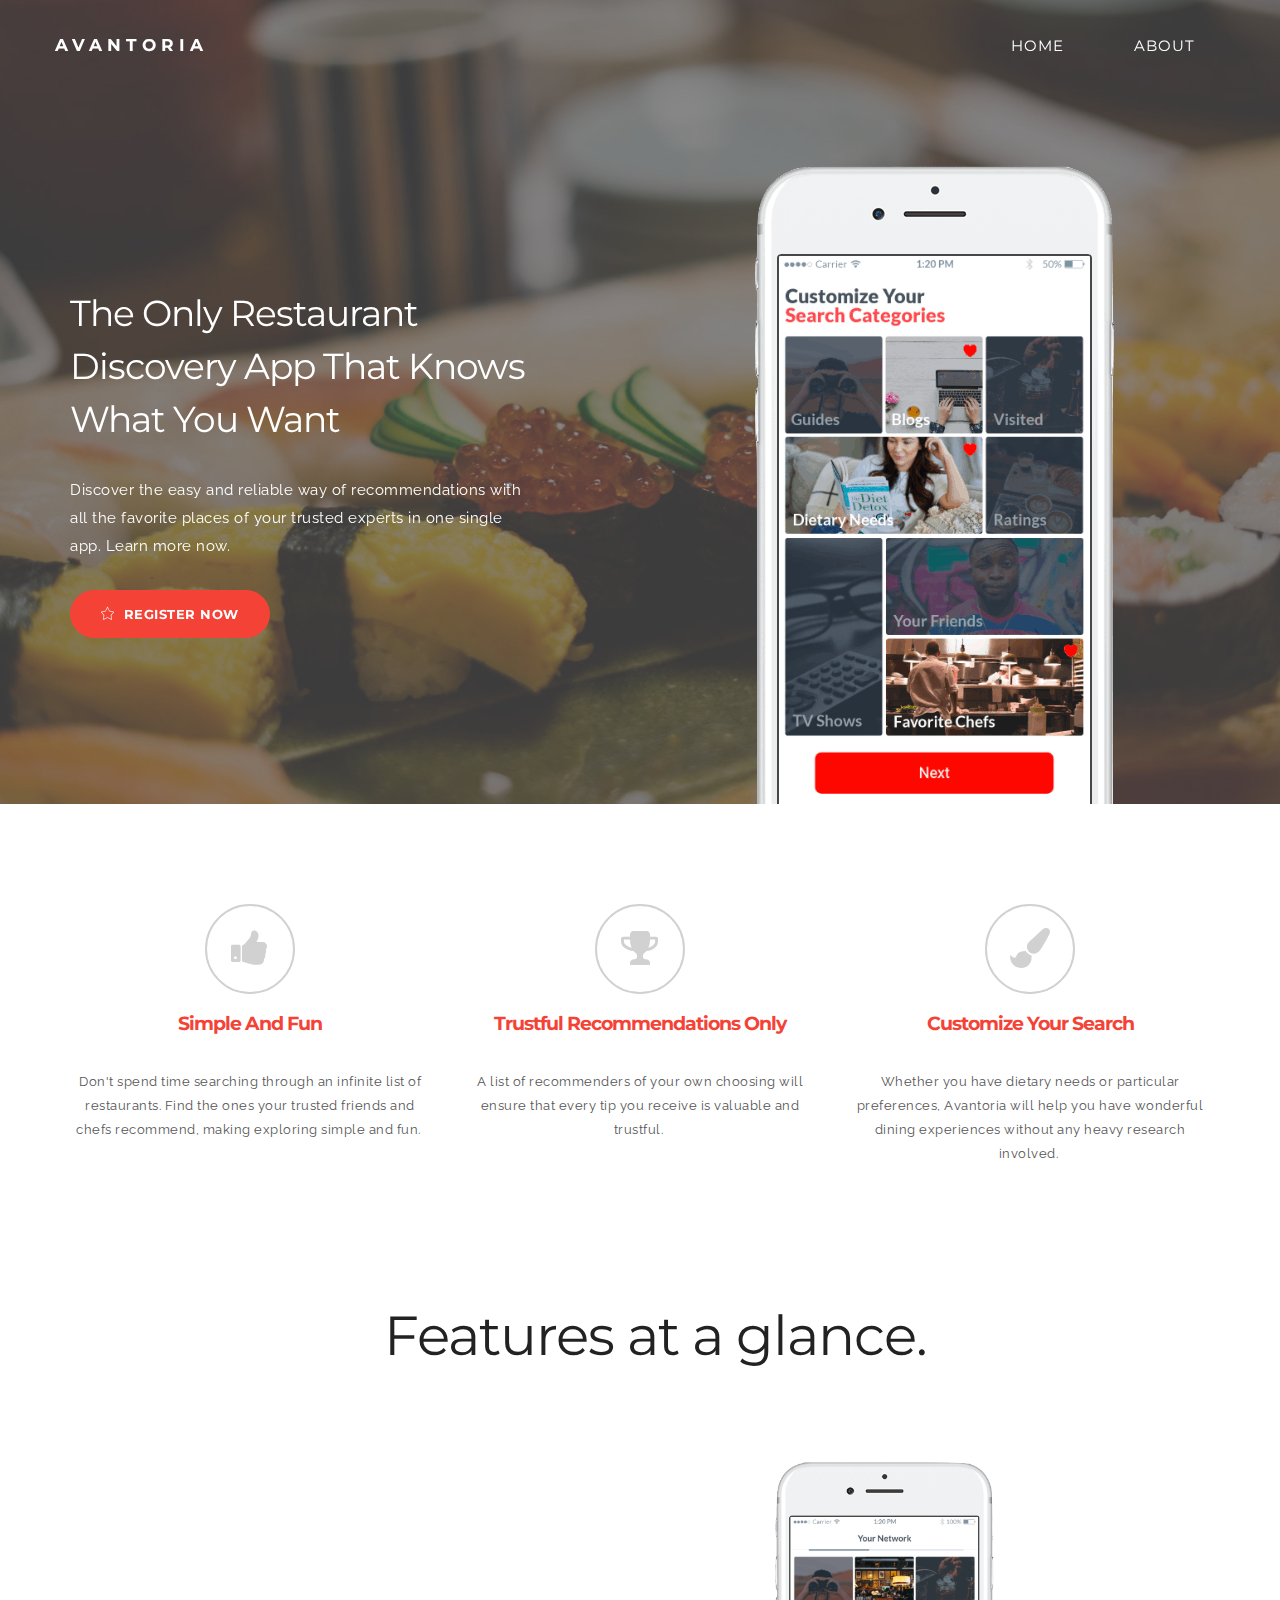
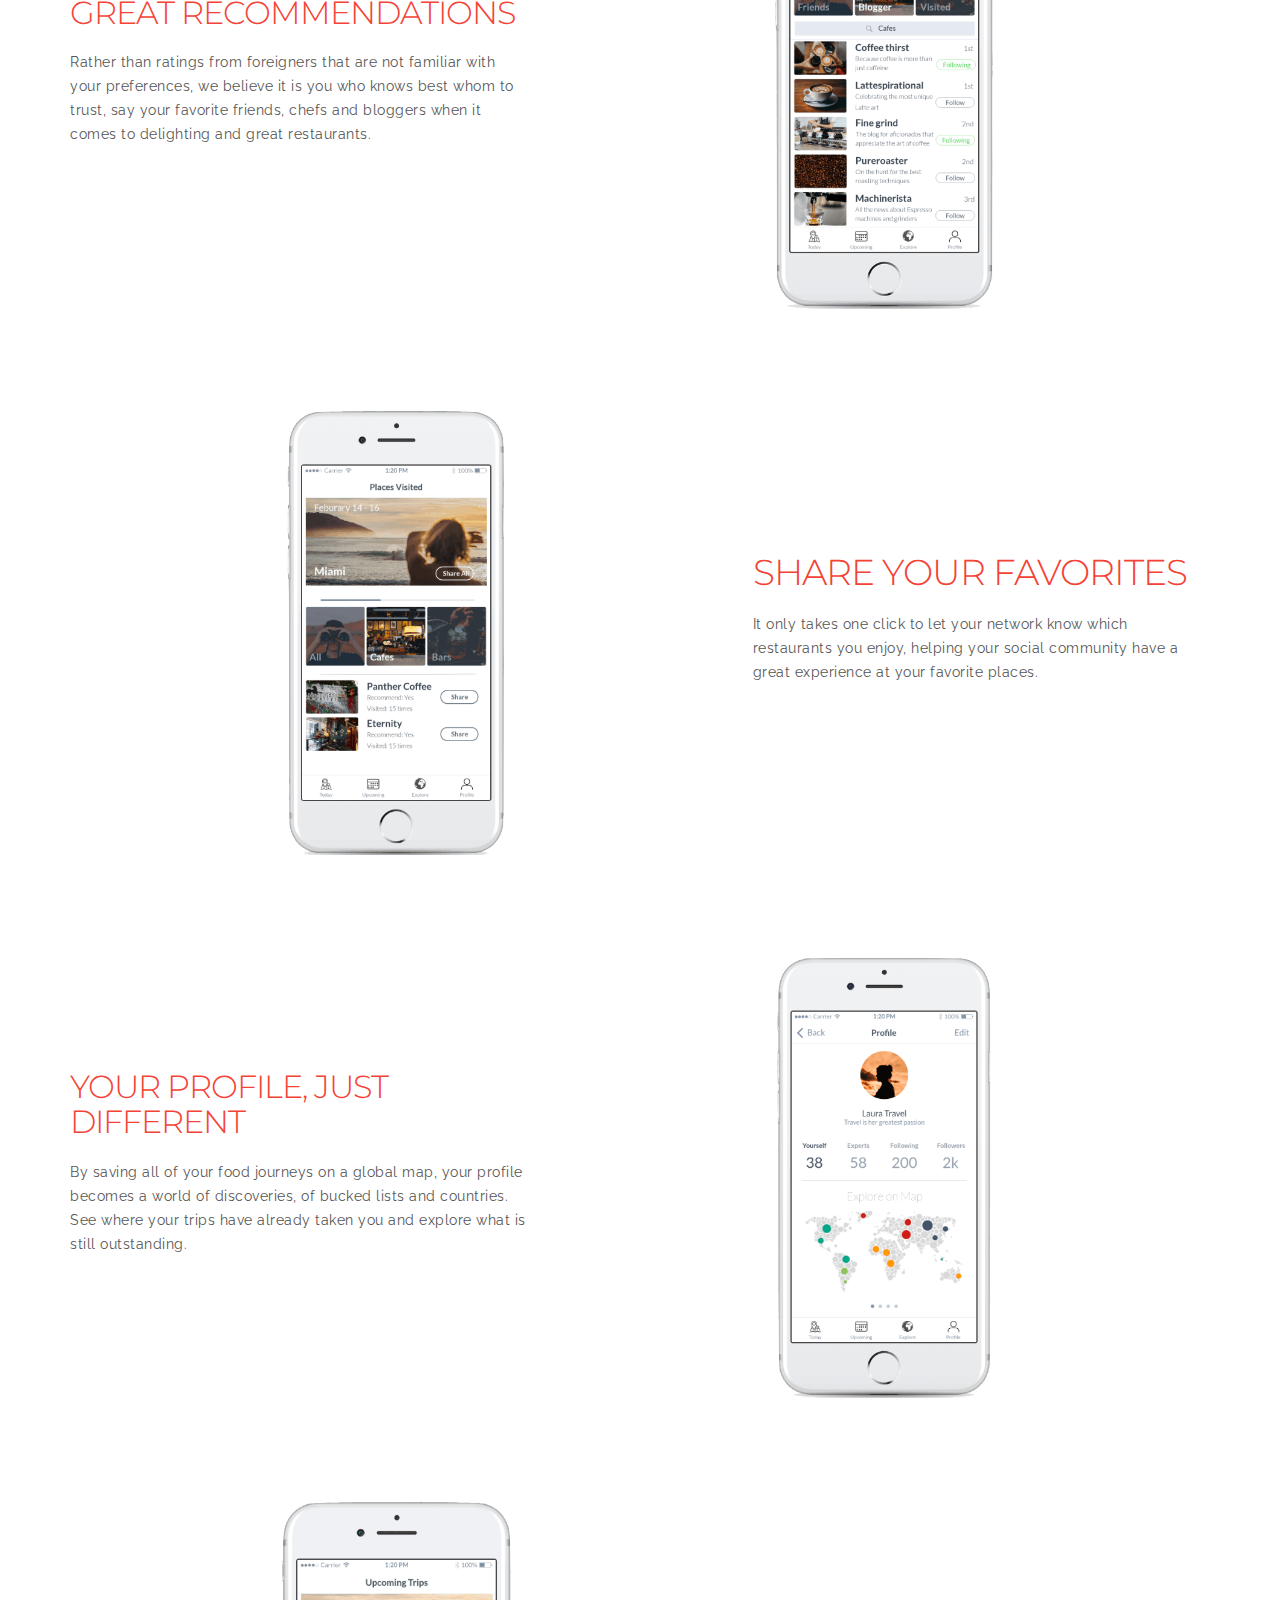
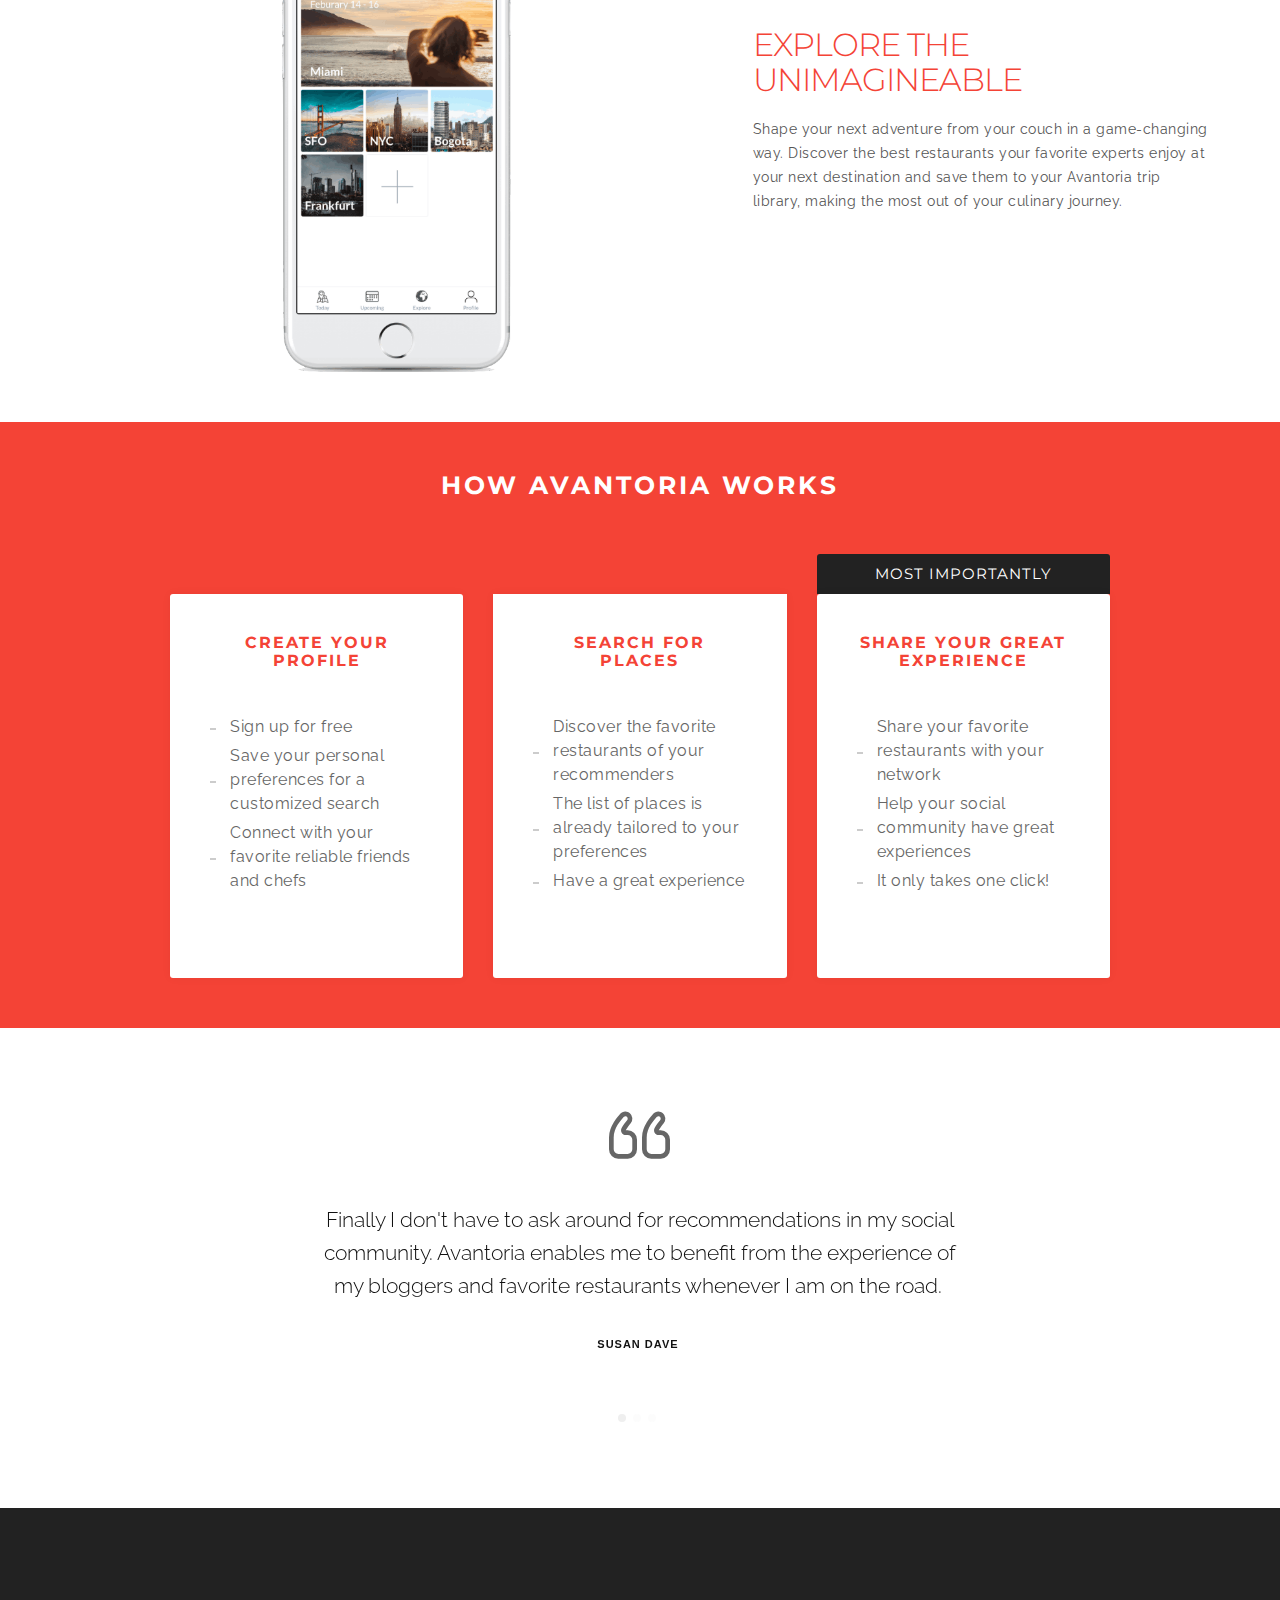
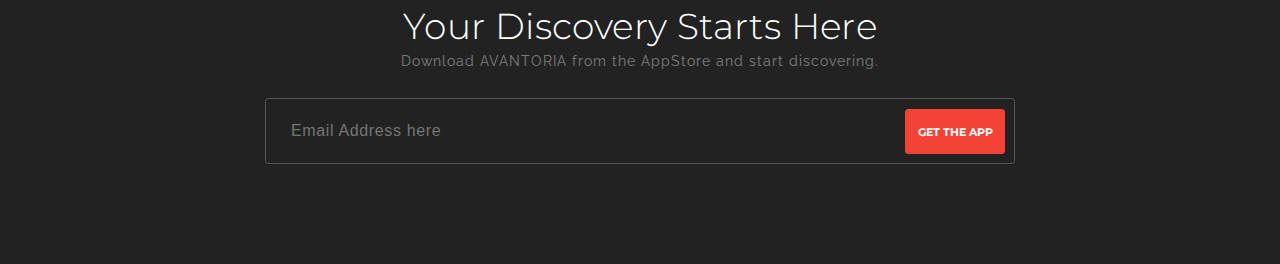
<file: index.html>
<!DOCTYPE html>
<html >
<head>
  <!-- Site made with Mobirise Website Builder v4.7.1, https://mobirise.com -->
  <meta charset="UTF-8">
  <meta http-equiv="X-UA-Compatible" content="IE=edge">
  <meta name="generator" content="Mobirise v4.7.1, mobirise.com">
  <meta name="viewport" content="width=device-width, initial-scale=1, minimum-scale=1">
  <link rel="shortcut icon" href="assets/images/icons8-circled-v-filled-50-50x50.png" type="image/x-icon">
  <meta name="description" content="">
  <title>Restaurant-Discovery App</title>
  <link rel="stylesheet" href="assets/web/assets/mobirise-icons/mobirise-icons.css">
  <link rel="stylesheet" href="https://fonts.googleapis.com/css?family=Raleway:400,100,200,300,500,600,700,800,900">
  <link rel="stylesheet" href="assets/bootstrap/css/bootstrap.min.css">
  <link rel="stylesheet" href="assets/font-icomoon/css/style.css">
  <link rel="stylesheet" href="assets/socicon/css/socicon.min.css">
  <link rel="stylesheet" href="assets/slick/slick.css">
  <link rel="stylesheet" href="assets/font-awesome/css/font-awesome.min.css">
  <link rel="stylesheet" href="assets/dropdown-menu/style.light.css">
  <link rel="stylesheet" href="assets/unicore/css/style.css">
  <link rel="stylesheet" href="assets/mobirise/css/mbr-additional.css" type="text/css">
  
  
  
</head>
<body>

<!-- Google Analytics -->
<!-- Global site tag (gtag.js) - Google Analytics -->
<script async src="https://www.googletagmanager.com/gtag/js?id=UA-117346873-1"></script>
<script>
  window.dataLayer = window.dataLayer || [];
  function gtag(){dataLayer.push(arguments);}
  gtag('js', new Date());

  gtag('config', 'UA-117346873-1');
</script>
<!-- /Google Analytics -->


  <section id="dropdown-menu-1a" data-rv-view="1988">

    <nav class="navbar navbar-dropdown mbr-title-font transparent bg-color">

        <div class="container">

            <div class="navbar-brand">
                
                <a class="text-white" href="#top">AVANTORIA</a>
            </div>

            <button class="navbar-toggler pull-xs-right hidden-md-up" type="button" data-toggle="collapse" data-target="#exCollapsingNavbar">
                ☰
            </button>

            <ul class="nav-dropdown collapse pull-xs-right navbar-toggleable-sm nav navbar-nav" id="exCollapsingNavbar"><li class="nav-item"><a class="nav-link link" href="index.html#header7-o">home</a></li><li class="nav-item"><a class="nav-link link" href="faq.html"></a></li><li class="nav-item dropdown"><a class="nav-link link" href="about-us.html#msg-box18-1l" aria-expanded="false">ABOUT</a></li></ul>

        </div>

    </nav>

</section>

<section class="mbr-section--bg-adapted mbr-parallax-background mbr-after-navbar" id="header18-56" data-rv-view="1990" style="background-image: url(assets/images/mbr-19-1620x1080.jpg);">
    <div class="intro intro8" style="padding-top: 160px; padding-bottom: 0px;">
        <div class="mbr-overlay" style="opacity: 0.7; background-color: rgb(85, 85, 85);"></div>
        <div class="container">
            <div class="row center-content">
                <div class="col-md-5">
                    <h3 class="mbr-title-font">The Only Restaurant Discovery App That Knows What You Want</h3>
                    <p>Discover the easy and reliable way of recommendations with all the favorite places of your trusted experts in one single app. Learn more now.</p>
                    <div><a href="notready.html" class="btn mbr-title-font btn-lg btn-primary"><span class="mbri-star mbr-iconfont mbr-iconfont-btn"></span>&nbsp; Register Now</a></div>
                </div>

                <div class="col-md-6 col-md-push-1"><a href="#bottom"><img src="assets/images/headline-copy-2-792x644.png" class="pull-left"></a></div>
            </div>
        </div>
    </div>
</section>

<section class="services mbr-section--bg-adapted mbr-section--relative" id="features1-4y" data-rv-view="1993" style="background-color: rgb(255, 255, 255); padding-top: 100px; padding-bottom: 50px;">
    
    <div class="container">
        <div class="services-s5 row">
            <div class="col-md-4" style="display: block;">
                <div class="service-content">
                    <i class="fa fa-thumbs-up"></i>
                    <h4 class="mbr-title-font">Simple And Fun<br><br></h4>
                    <p>Don't spend time searching through an infinite list of restaurants. Find the ones your trusted friends and chefs recommend, making exploring simple and fun.&nbsp;</p>
                </div>
            </div>
            <div class="col-md-4" style="display: block;">
                <div class="service-content">
                    <i class="fa fa-trophy"></i>
                    <h4 class="mbr-title-font">Trustful Recommendations Only<br><br></h4>
                    <p>A list of recommenders of your own choosing will ensure that every tip you receive is valuable and trustful.&nbsp;</p>
                </div>
            </div>
            <div class="col-md-4" style="display: block;">
                <div class="service-content">
                    <i class="fa fa-paint-brush"></i>
                    <h4 class="mbr-title-font">Customize Your Search<br><br></h4>
                    <p>Whether you have dietary needs or particular preferences, Avantoria will help you have wonderful dining experiences without any heavy research involved.&nbsp;</p>
                </div>
            </div>
            <div class="col-md-4" style="display: none;">
                <div class="service-content">
                    <i class="fa"></i>
                    <h4 class="mbr-title-font"></h4>
                    <p></p>
                </div>
            </div>
        </div>
    </div>
</section>

<section class="mbr-section--bg-adapted mbr-section--relative" id="msg-box18-4s" data-rv-view="1996" style="background-color: rgb(255, 255, 255);">
    <div class="intro page_head text-center" style="padding-top: 80px; padding-bottom: 0px;">
        
        <div class="container">
        <div class="container">
            <div class="row">
                <div class="col-md-12">
                    <h3 class="mbr-title-font"><span style="font-weight: normal;">Features at a glance.</span></h3>
                    <p>Magna eget nunc iaculis dolor amet nunc.</p>
                </div>
            </div>
        </div>
    </div>
</div></section>

<section class="mbr-section--bg-adapted mbr-section--relative" id="msg-box4-4t" data-rv-view="1999" style="background-color: rgb(255, 255, 255);">
<div class="elements-content" style="padding-top: 50px; padding-bottom: 50px;">
    
    <div class="container">
        <div class="row">
            <div class="col-md-12">
                <div class="row center-content">
                    <div class="col-md-5">
                        <h3 class="text-uppercase space20 mbr-title-font">GREAT RECOMMENDATIONS</h3>
                        <p>Rather than ratings from foreigners that are not familiar with your preferences, we believe it is you who knows best whom to trust, say your favorite friends, chefs and bloggers when it comes to delighting and great restaurants.&nbsp;</p>
                        <div class="space30"></div>
                        
                    </div>
                    <div class="col-md-7">
                        <figure class="mbr-figure mbr-figure--adapted mbr-figure--caption-inside-bottom mbr-figure--full-width"><img src="assets/images/your-network-wide-bg-1080x745.png" class="mbr-figure__img"></figure>
                    </div>
                </div>
            </div>
        </div>
    </div>
</div>

</section>

<section class="mbr-section--bg-adapted mbr-section--relative" id="msg-box5-5n" data-rv-view="2002" style="background-color: rgb(255, 255, 255);">
    <div class="elements-content" style="padding-top: 50px; padding-bottom: 50px;">
        
        <div class="container">
            <div class="row">
                <div class="col-md-12">
                    <div class="row center-content">
                        <div class="col-md-7">
                            <figure class="mbr-figure mbr-figure--adapted mbr-figure--caption-inside-bottom mbr-figure--full-width"><img src="assets/images/places-visited-wide-bg-1080x738.png" class="mbr-figure__img"></figure>
                        </div>
                        <div class="col-md-5">
                            <h3 class="text-uppercase space20 mbr-title-font">Share your favorites</h3>
                            <p>It only takes one click to let your network know which restaurants you enjoy, helping your social community have a great experience at your favorite places.&nbsp;</p>
                            <div class="space30"></div>
                            
                        </div>
                    </div>
                </div>
            </div>
        </div>
    </div>
</section>

<section class="mbr-section--bg-adapted mbr-section--relative" id="msg-box4-4v" data-rv-view="2005" style="background-color: rgb(255, 255, 255);">
<div class="elements-content" style="padding-top: 50px; padding-bottom: 50px;">
    
    <div class="container">
        <div class="row">
            <div class="col-md-12">
                <div class="row center-content">
                    <div class="col-md-5">
                        <h3 class="text-uppercase space20 mbr-title-font">YOUR PROFILE, JUST DIFFERENT</h3>
                        <p>By saving all of your food journeys on a global map, your profile becomes a world of discoveries, of bucked lists and countries. See where your trips have already taken you and explore what is still outstanding.  </p>
                        <div class="space30"></div>
                        
                    </div>
                    <div class="col-md-7">
                        <figure class="mbr-figure mbr-figure--adapted mbr-figure--caption-inside-bottom mbr-figure--full-width"><img src="assets/images/profile-wide-bg-1080x732.png" class="mbr-figure__img"></figure>
                    </div>
                </div>
            </div>
        </div>
    </div>
</div>

</section>

<section class="mbr-section--bg-adapted mbr-section--relative" id="msg-box5-4u" data-rv-view="2008" style="background-color: rgb(255, 255, 255);">
    <div class="elements-content" style="padding-top: 50px; padding-bottom: 50px;">
        
        <div class="container">
            <div class="row">
                <div class="col-md-12">
                    <div class="row center-content">
                        <div class="col-md-7">
                            <figure class="mbr-figure mbr-figure--adapted mbr-figure--caption-inside-bottom mbr-figure--full-width"><img src="assets/images/upcoming-trips-wide-bg-1008x731.png" class="mbr-figure__img"></figure>
                        </div>
                        <div class="col-md-5">
                            <h3 class="text-uppercase space20 mbr-title-font">EXPLORE THE UNIMAGINEABLE&nbsp;</h3>
                            <p>Shape your next adventure from your couch in a game-changing way. Discover the best restaurants your favorite experts enjoy at your next destination and save them to your Avantoria trip library, making the most out of your culinary journey.&nbsp;</p>
                            <div class="space30"></div>
                            
                        </div>
                    </div>
                </div>
            </div>
        </div>
    </div>
</section>

<section class="mbr-section--bg-adapted mbr-section--relative" id="pricing-table1-5d" data-rv-view="2011" style="background-color: rgb(244, 67, 54);">
    <div class="pricing" id="pricing" style="padding-top: 50px; padding-bottom: 50px;">
        
        <div class="container">
            <div class="section-head-lite text-center col-md-8 col-md-offset-2 space80">
                <h1 class="mbr-title-font">How avantoria works</h1>
                
            </div>
            <div class="row pricing1">
                <div class="col-md-12">

                    <!-- Pricing Plan - 1 -->
                    <div class="col-sm-4 price-styles" style="display: block;">
                        <div class="pricing__item" data-hover="">
                            <h3 class="pricing__title mbr-title-font mbr-primary-color">Create your Profile</h3>
                            <p class="pricing__sentence"></p>
                            <div class="pricing__price mbr-title-font">
                                <span class="pricing__currency"></span>
                                <span></span>
                                <span class="pricing__period"></span>
                            </div>
                            <div><ul class="pricing__feature-list mbr-text-font"><li class="pricing__feature">Sign up for free&nbsp;</li><li class="pricing__feature">Save your personal preferences for a customized search</li><li class="pricing__feature"><span style="font-size: 16px;">Connect with your favorite reliable friends and chefs<br></span></li></ul></div>
                            
                        </div>
                    </div>

                    <!-- Pricing Plan - 2 -->
                    <div class="col-sm-4 price-styles" data-hover="Most popular" style="display: block;">
                        <div class="pricing__item pricing__item__popular">
                            
                            <h3 class="pricing__title mbr-title-font mbr-primary-color">SEARCH FOR PLACES</h3>
                            <p class="pricing__sentence"></p>
                            <div class="pricing__price mbr-title-font">
                                <span class="pricing__currency"></span>
                                <span></span>
                                <span class="pricing__period"></span>
                            </div>
                            <div><ul class="pricing__feature-list mbr-text-font"><li class="pricing__feature"><span style="font-size: 16px;">Discover the favorite restaurants of your recommenders</span></li><li class="pricing__feature"><span style="font-size: 16px;">The list of places is already tailored to your preferences</span></li><li class="pricing__feature">Have a great experience</li></ul></div>
                            
                        </div>
                    </div>

                    <!-- Pricing Plan - 3 -->
                    <div class="col-sm-4 price-styles" style="display: block;"><div class="popular mbr-title-font">Most Importantly</div>
                        <div class="pricing__item">
                            <h3 class="pricing__title mbr-title-font mbr-primary-color">ShARE YOUR GREAT EXPERIENCE</h3>
                            <p class="pricing__sentence"></p>
                            <div class="pricing__price mbr-title-font">
                                <span class="pricing__currency"></span>
                                <span></span>
                                <span class="pricing__period"></span>
                            </div>
                            <div><ul class="pricing__feature-list mbr-text-font"><li class="pricing__feature"><span style="font-size: 16px;">Share your favorite restaurants with your network</span></li><li class="pricing__feature"><span style="font-size: 16px;">Help your social community have great experiences</span></li><li class="pricing__feature">It only takes one click!</li></ul></div>
                            
                        </div>
                    </div>

                     <!-- Pricing Plan - 4 -->
                    <div class="col-sm-4 price-styles" style="display: none">
                        <div class="pricing__item">
                            <h3 class="pricing__title mbr-title-font mbr-primary-color">SUPER</h3>
                            <p class="pricing__sentence">Perfect for small less than 10 team</p>
                            <div class="pricing__price mbr-title-font">
                                <span class="pricing__currency">$</span>
                                <span>199</span>
                                <span class="pricing__period">/ month</span>
                            </div>
                            <div><ul class="pricing__feature-list mbr-text-font"><li class="pricing__feature">9 GB of space</li><li class="pricing__feature">Support at $25/hour</li><li class="pricing__feature">Small social media</li></ul></div>
                            
                        </div>
                    </div>
                </div>
            </div>
        </div>
    </div>
</section>

<section class="mbr-section--bg-adapted mbr-section--relative" id="testimonials2-4w" data-rv-view="2014" style="background-color: rgb(255, 255, 255);">
    <div class="testimonials2 testimonials-white" style="padding-top: 70px; padding-bottom: 70px;">
        
        <div class="container">
            <div class="row">
                <div class="col-md-12 text-center">

                    <div class="testimonials2-4w">
                        <div>
                            <i class="icon2-Quote"></i>
                            <p>Finally I don't have to ask around for recommendations in my social community. Avantoria enables me to benefit from the experience of my bloggers and favorite restaurants whenever I am on the road.&nbsp;</p>
                            <span class="author">SUSAN Dave&nbsp;</span>
                        </div>

                        <div>
                            <i class="icon2-Quote"></i>
                            <p>I love browsing online for new places in my hometown and for travels. But many of the places on search engines turn out to be a disappointment. With Avantoria those disappointments are finally over, and browsing for new places is just so much more fun.&nbsp;</p>
                            <span class="author">VALENTINA DOE</span>
                        </div>

                        <div>
                            <i class="icon2-Quote"></i>
                            <p>I am travelling a lot for business and don't have the time to search for great places, so I often end up at the chains because I know what to expect. Avantoria is showing me the best places near me, allowing me to explore local businesses with the same if not even superior quality.</p>
                            <span class="author">TIM FIELDS</span>
                        </div>
                    </div>
                </div>
            </div>
        </div>
    </div>
</section>

<section class="mbr-section--bg-adapted mbr-section--relative" id="form5-5c" data-rv-view="2017" style="background-color: rgb(34, 34, 34);">
    <div class="elements-content bg-dark subscribe-elt subscribe-elt3" style="padding-top: 100px; padding-bottom: 100px;">
        
        <div class="container">
            <div class="row">
            <div class="col-md-8 col-md-offset-2" data-form-type="formoid">
                <h5 class="mbr-title-font">Your Discovery Starts Here</h5>
                <p>Download AVANTORIA from the AppStore and start discovering.</p>

                <div data-form-alert="true">
                    <div class="hide" data-form-alert-success="true">Thank you for you interest in Avantoria. We will be in touch shortly.</div>
                </div>
                <form class="intro-newsletter" action="https://mobirise.com/" method="post" data-form-title="Your Discovery Starts Here">
                    <input type="hidden" value="7Ajyxb1sL6luxSLmBB5zP4gBMKAVG59VeqGW6Azd+SiqL50d3B0asAmknD+ghgVueiSi8JQPlrwnEREGjc7mztAjodDrVR8uPWSRb3Zfd/V4+t8BigctnjBk2TfnmFQB" data-form-email="true">

                    <input type="email" name="email" required="" placeholder="Email Address here" data-form-field="Email">

                    <div><button class="btn mbr-title-font btn-block btn-primary" type="submit">Get THE APP</button></div>
                </form>
            </div>
            </div>
        </div>
    </div>
</section>


  <script src="assets/web/assets/jquery/jquery.min.js"></script>
  <script src="assets/bootstrap/js/bootstrap.min.js"></script>
  <script src="assets/jarallax/jarallax.js"></script>
  <!--[if lte IE 9]>
    <script src="assets/jquery-placeholder/jquery.placeholder.min.js"></script>
  <![endif]-->
  <script src="assets/smooth-scroll/SmoothScroll.js"></script>
  <script src="assets/slick/slick.js"></script>
  <script src="assets/dropdown-menu/script.js"></script>
  <script src="assets/unicore/js/script.js"></script>
  <script src="assets/formoid/formoid.min.js"></script>
  
  
</body>
</html>
</file>
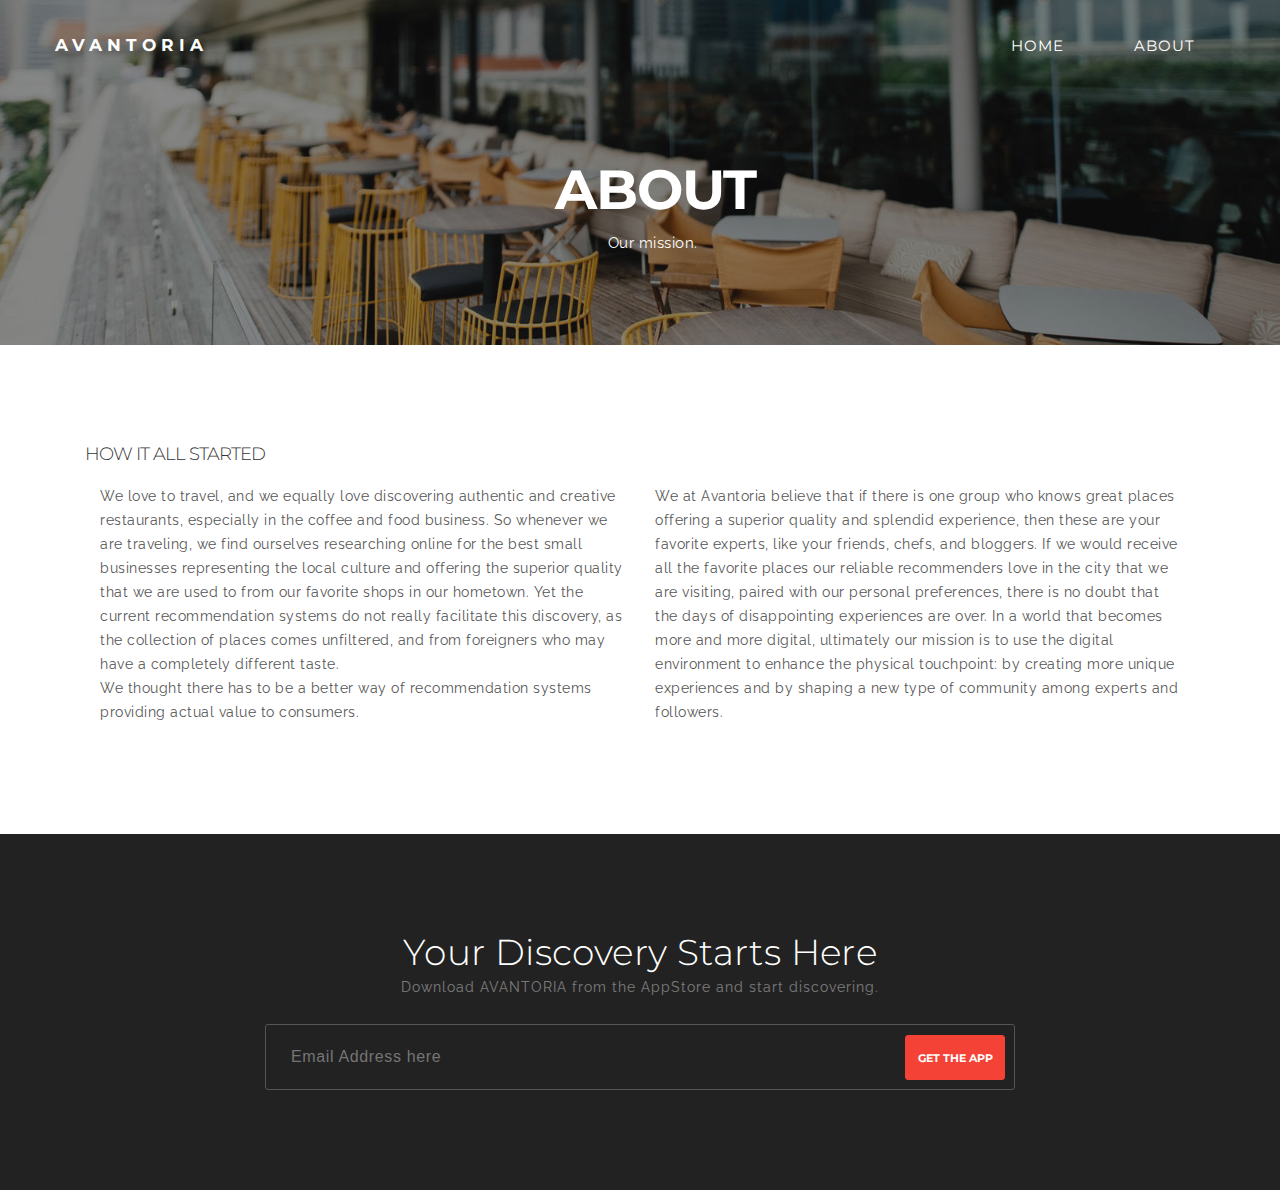
<file: about-us.html>
<!DOCTYPE html>
<html >
<head>
  <!-- Site made with Mobirise Website Builder v4.7.1, https://mobirise.com -->
  <meta charset="UTF-8">
  <meta http-equiv="X-UA-Compatible" content="IE=edge">
  <meta name="generator" content="Mobirise v4.7.1, mobirise.com">
  <meta name="viewport" content="width=device-width, initial-scale=1, minimum-scale=1">
  <link rel="shortcut icon" href="assets/images/icons8-circled-v-filled-50-50x50.png" type="image/x-icon">
  <meta name="description" content="">
  <title>ABOUT</title>
  <link rel="stylesheet" href="https://fonts.googleapis.com/css?family=Raleway:400,100,200,300,500,600,700,800,900">
  <link rel="stylesheet" href="assets/bootstrap/css/bootstrap.min.css">
  <link rel="stylesheet" href="assets/socicon/css/socicon.min.css">
  <link rel="stylesheet" href="assets/unicore/css/style.css">
  <link rel="stylesheet" href="assets/dropdown-menu/style.light.css">
  <link rel="stylesheet" href="assets/mobirise/css/mbr-additional.css" type="text/css">
  
  
  
</head>
<body>

<!-- Google Analytics -->
<!-- Global site tag (gtag.js) - Google Analytics -->
<script async src="https://www.googletagmanager.com/gtag/js?id=UA-117346873-1"></script>
<script>
  window.dataLayer = window.dataLayer || [];
  function gtag(){dataLayer.push(arguments);}
  gtag('js', new Date());

  gtag('config', 'UA-117346873-1');
</script>
<!-- /Google Analytics -->


  <section id="dropdown-menu-1g" data-rv-view="2039">

    <nav class="navbar navbar-dropdown mbr-title-font transparent bg-color">

        <div class="container">

            <div class="navbar-brand">
                
                <a class="text-white" href="#top">AVANTORIA</a>
            </div>

            <button class="navbar-toggler pull-xs-right hidden-md-up" type="button" data-toggle="collapse" data-target="#exCollapsingNavbar">
                ☰
            </button>

            <ul class="nav-dropdown collapse pull-xs-right navbar-toggleable-sm nav navbar-nav" id="exCollapsingNavbar"><li class="nav-item"><a class="nav-link link" href="index.html#header7-o">home</a></li><li class="nav-item"><a class="nav-link link" href="faq.html"></a></li><li class="nav-item dropdown"><a class="nav-link link" href="about-us.html#msg-box18-1l" aria-expanded="false">ABOUT</a></li></ul>

        </div>

    </nav>

</section>

<section class="mbr-section--bg-adapted mbr-section--relative mbr-after-navbar" id="msg-box18-1l" data-rv-view="2041" style="background-image: url(assets/images/mbr-3-1618x1080.jpg);">
    <div class="intro page_head text-center" style="padding-top: 160px; padding-bottom: 80px;">
        <div class="mbr-overlay" style="opacity: 0.5; background-color: rgb(21, 21, 21);"></div>
        <div class="container">
        <div class="container">
            <div class="row">
                <div class="col-md-12">
                    <h3 class="mbr-title-font">ABOUT</h3>
                    <p>Our mission.&nbsp;</p>
                </div>
            </div>
        </div>
    </div>
</div></section>

<section class="mbr-section--bg-adapted mbr-section--relative msg-box-12" id="msg-box12-1m" data-rv-view="2044" style="background-color: rgb(255, 255, 255);">
    <div class="article elements-content" style="padding-top: 100px; padding-bottom: 100px;">
        
        <div class="container">
            <div class="row">
                <div class="container" style="width: 100%">
                    <div class="row">
                        <h4 class="text-uppercase space20 mbr-title-font">HoW IT all started</h4>
                        <div class="row">
                            <div class="col-md-6">
                                <p>We love to travel, and we equally love discovering authentic and creative restaurants, especially in the coffee and food business. So whenever we are traveling, we find ourselves researching online for the best small businesses representing the local culture and offering the superior quality that we are used to from our favorite shops in our hometown. Yet the current recommendation systems do not really facilitate this discovery, as the collection of places comes unfiltered, and from foreigners who may have a completely different taste.&nbsp;<br>We thought there has to be a better way of recommendation systems providing actual value to consumers.&nbsp;</p>
                            </div>
                            <div class="col-md-6">
                                <p>We at Avantoria believe that if there is one group who knows great places offering a superior quality and splendid experience, then these are your favorite experts, like your friends, chefs, and bloggers. If we would receive all the favorite places our reliable recommenders love in the city that we are visiting, paired with our personal preferences, there is no doubt that the days of disappointing experiences are over. In a world that becomes more and more digital, ultimately our mission is to use the digital environment to enhance the physical touchpoint: by creating more unique experiences and by shaping a new type of community among experts and followers.&nbsp;</p>
                            </div>
                        </div>
                    </div>
                </div>
            </div>
        </div>
    </div>
</section>

<section class="mbr-section--bg-adapted mbr-section--relative" id="form5-5l" data-rv-view="2047" style="background-color: rgb(34, 34, 34);">
    <div class="elements-content bg-dark subscribe-elt subscribe-elt3" style="padding-top: 100px; padding-bottom: 100px;">
        
        <div class="container">
            <div class="row">
            <div class="col-md-8 col-md-offset-2" data-form-type="formoid">
                <h5 class="mbr-title-font">Your Discovery Starts Here</h5>
                <p>Download AVANTORIA from the AppStore and start discovering.</p>

                <div data-form-alert="true">
                    <div class="hide" data-form-alert-success="true">Thanks for filling out form!</div>
                </div>
                <form class="intro-newsletter" action="https://mobirise.com/" method="post" data-form-title="Your Discovery Starts Here">
                    <input type="hidden" value="mKDO0OOnfABrMbS4dwSwFCIn74y2hUboR3dkUAQfPj86lv91cDt2BTFLMy3Tz0KTXY58xfY8QFxZBguQ25s+DULEKHu0Hi7HUMUGAvqrk9ren1mBPAUv4cWi4LgW3k6E" data-form-email="true">

                    <input type="email" name="email" required="" placeholder="Email Address here" data-form-field="Email">

                    <div><button class="btn mbr-title-font btn-block btn-primary" type="submit">Get THE APP</button></div>
                </form>
            </div>
            </div>
        </div>
    </div>
</section>


  <script src="assets/web/assets/jquery/jquery.min.js"></script>
  <script src="assets/bootstrap/js/bootstrap.min.js"></script>
  <script src="assets/smooth-scroll/SmoothScroll.js"></script>
  <!--[if lte IE 9]>
    <script src="assets/jquery-placeholder/jquery.placeholder.min.js"></script>
  <![endif]-->
  <script src="assets/unicore/js/script.js"></script>
  <script src="assets/dropdown-menu/script.js"></script>
  <script src="assets/formoid/formoid.min.js"></script>
  
  
</body>
</html>
</file>
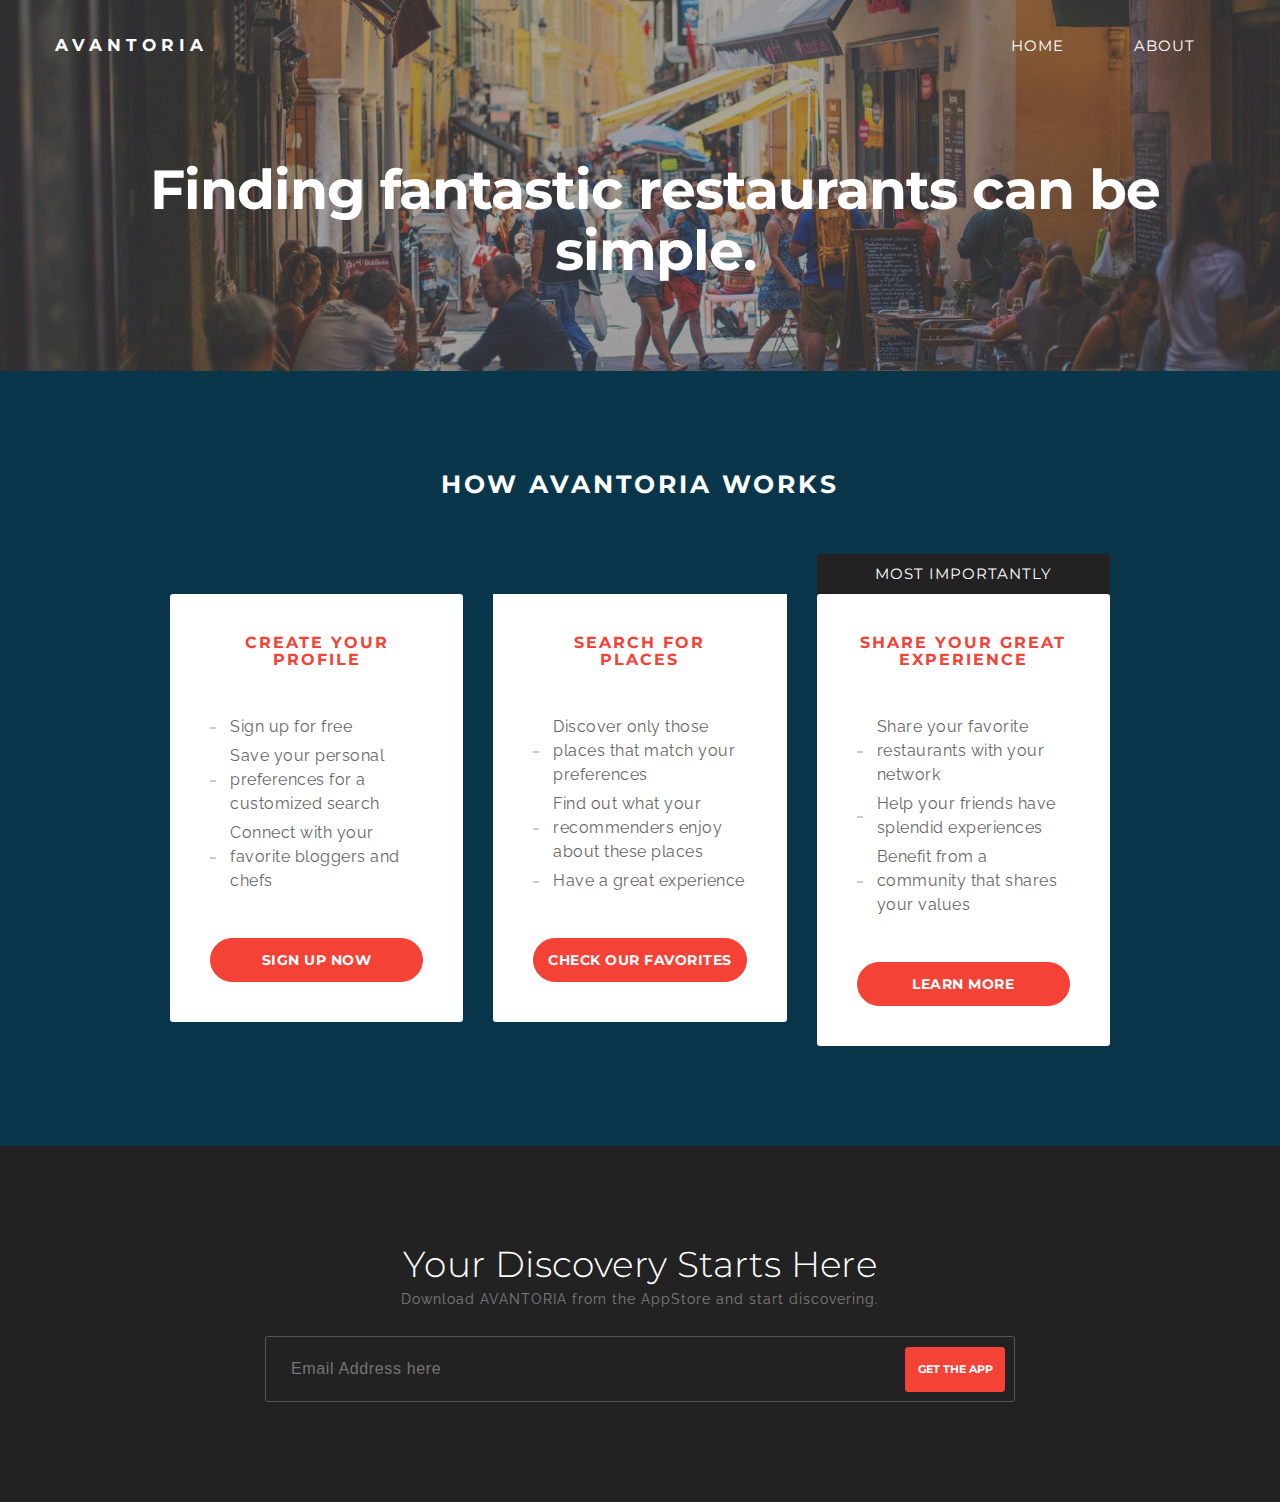
<file: faq.html>
<!DOCTYPE html>
<html >
<head>
  <!-- Site made with Mobirise Website Builder v4.7.1, https://mobirise.com -->
  <meta charset="UTF-8">
  <meta http-equiv="X-UA-Compatible" content="IE=edge">
  <meta name="generator" content="Mobirise v4.7.1, mobirise.com">
  <meta name="viewport" content="width=device-width, initial-scale=1, minimum-scale=1">
  <link rel="shortcut icon" href="assets/images/icons8-circled-v-filled-50-50x50.png" type="image/x-icon">
  <meta name="description" content="">
  <title>HOW IT WORKS</title>
  <link rel="stylesheet" href="https://fonts.googleapis.com/css?family=Raleway:400,100,200,300,500,600,700,800,900">
  <link rel="stylesheet" href="assets/bootstrap/css/bootstrap.min.css">
  <link rel="stylesheet" href="assets/socicon/css/socicon.min.css">
  <link rel="stylesheet" href="assets/unicore/css/style.css">
  <link rel="stylesheet" href="assets/dropdown-menu/style.light.css">
  <link rel="stylesheet" href="assets/mobirise/css/mbr-additional.css" type="text/css">
  
  
  
</head>
<body>

<!-- Google Analytics -->
<!-- Global site tag (gtag.js) - Google Analytics -->
<script async src="https://www.googletagmanager.com/gtag/js?id=UA-117346873-1"></script>
<script>
  window.dataLayer = window.dataLayer || [];
  function gtag(){dataLayer.push(arguments);}
  gtag('js', new Date());

  gtag('config', 'UA-117346873-1');
</script>
<!-- /Google Analytics -->


  <section id="dropdown-menu-1b" data-rv-view="2024">

    <nav class="navbar navbar-dropdown mbr-title-font transparent bg-color">

        <div class="container">

            <div class="navbar-brand">
                
                <a class="text-white" href="#top">AVANTORIA</a>
            </div>

            <button class="navbar-toggler pull-xs-right hidden-md-up" type="button" data-toggle="collapse" data-target="#exCollapsingNavbar">
                ☰
            </button>

            <ul class="nav-dropdown collapse pull-xs-right navbar-toggleable-sm nav navbar-nav" id="exCollapsingNavbar"><li class="nav-item"><a class="nav-link link" href="index.html#header7-o">home</a></li><li class="nav-item"><a class="nav-link link" href="faq.html"></a></li><li class="nav-item dropdown"><a class="nav-link link" href="about-us.html#msg-box18-1l" aria-expanded="false">ABOUT</a></li></ul>

        </div>

    </nav>

</section>

<section class="mbr-section--bg-adapted mbr-section--relative mbr-after-navbar" id="msg-box18-2a" data-rv-view="2026" style="background-image: url(assets/images/mbr-15-1620x1080.jpg);">
    <div class="intro page_head text-center" style="padding-top: 160px; padding-bottom: 80px;">
        <div class="mbr-overlay" style="opacity: 0.5; background-color: rgb(85, 85, 85);"></div>
        <div class="container">
        <div class="container">
            <div class="row">
                <div class="col-md-12">
                    <h3 class="mbr-title-font">Finding fantastic restaurants can be simple.</h3>
                    <p></p>
                </div>
            </div>
        </div>
    </div>
</div></section>

<section class="mbr-section--bg-adapted mbr-section--relative" id="pricing-table1-4h" data-rv-view="2029" style="background-color: rgb(10, 54, 75);">
    <div class="pricing" id="pricing" style="padding-top: 100px; padding-bottom: 100px;">
        
        <div class="container">
            <div class="section-head-lite text-center col-md-8 col-md-offset-2 space80">
                <h1 class="mbr-title-font">How avantoria works</h1>
                
            </div>
            <div class="row pricing1">
                <div class="col-md-12">

                    <!-- Pricing Plan - 1 -->
                    <div class="col-sm-4 price-styles" style="display: block;">
                        <div class="pricing__item" data-hover="">
                            <h3 class="pricing__title mbr-title-font mbr-primary-color">Create your Profile</h3>
                            <p class="pricing__sentence"></p>
                            <div class="pricing__price mbr-title-font">
                                <span class="pricing__currency"></span>
                                <span></span>
                                <span class="pricing__period"></span>
                            </div>
                            <div><ul class="pricing__feature-list mbr-text-font"><li class="pricing__feature">Sign up for free&nbsp;</li><li class="pricing__feature">Save your personal preferences for a customized search</li><li class="pricing__feature"><span style="font-size: 16px;">Connect with your favorite bloggers and chefs<br></span></li></ul></div>
                            <div><a href="notready.html" class="btn mbr-title-font btn-primary">Sign up now</a></div>
                        </div>
                    </div>

                    <!-- Pricing Plan - 2 -->
                    <div class="col-sm-4 price-styles" data-hover="Most popular" style="display: block;">
                        <div class="pricing__item pricing__item__popular">
                            
                            <h3 class="pricing__title mbr-title-font mbr-primary-color">SEARCH FOR PLACES</h3>
                            <p class="pricing__sentence"></p>
                            <div class="pricing__price mbr-title-font">
                                <span class="pricing__currency"></span>
                                <span></span>
                                <span class="pricing__period"></span>
                            </div>
                            <div><ul class="pricing__feature-list mbr-text-font"><li class="pricing__feature"><span style="font-size: 16px;">Discover only those places that match your preferences</span></li><li class="pricing__feature"><span style="font-size: 16px;">Find out what your recommenders enjoy about these places</span></li><li class="pricing__feature"><span style="font-size: 16px;">Have a great experience</span></li></ul></div>
                            <div><a href="ourfavorits.html" class="btn mbr-title-font btn-primary">Check our favorites</a></div>
                        </div>
                    </div>

                    <!-- Pricing Plan - 3 -->
                    <div class="col-sm-4 price-styles" style="display: block;"><div class="popular mbr-title-font">Most Importantly</div>
                        <div class="pricing__item">
                            <h3 class="pricing__title mbr-title-font mbr-primary-color">ShARE YOUR GREAT EXPERIENCE</h3>
                            <p class="pricing__sentence"></p>
                            <div class="pricing__price mbr-title-font">
                                <span class="pricing__currency"></span>
                                <span></span>
                                <span class="pricing__period"></span>
                            </div>
                            <div><ul class="pricing__feature-list mbr-text-font"><li class="pricing__feature"><span style="font-size: 16px;">Share your favorite restaurants with your network</span></li><li class="pricing__feature"><span style="font-size: 16px;">Help your friends have splendid experiences</span></li><li class="pricing__feature">Benefit from a community that shares your values</li></ul></div>
                            <div><a href="faq.html" class="btn mbr-title-font btn-primary">Learn more</a></div>
                        </div>
                    </div>

                     <!-- Pricing Plan - 4 -->
                    <div class="col-sm-4 price-styles" style="display: none">
                        <div class="pricing__item">
                            <h3 class="pricing__title mbr-title-font mbr-primary-color">SUPER</h3>
                            <p class="pricing__sentence">Perfect for small less than 10 team</p>
                            <div class="pricing__price mbr-title-font">
                                <span class="pricing__currency">$</span>
                                <span>199</span>
                                <span class="pricing__period">/ month</span>
                            </div>
                            <div><ul class="pricing__feature-list mbr-text-font"><li class="pricing__feature">9 GB of space</li><li class="pricing__feature">Support at $25/hour</li><li class="pricing__feature">Small social media</li></ul></div>
                            <div><a href="https://mobirise.com" class="btn mbr-title-font btn-primary">CHOOSE PLAN</a></div>
                        </div>
                    </div>
                </div>
            </div>
        </div>
    </div>
</section>

<section class="mbr-section--bg-adapted mbr-section--relative" id="form5-5k" data-rv-view="2032" style="background-color: rgb(34, 34, 34);">
    <div class="elements-content bg-dark subscribe-elt subscribe-elt3" style="padding-top: 100px; padding-bottom: 100px;">
        
        <div class="container">
            <div class="row">
            <div class="col-md-8 col-md-offset-2" data-form-type="formoid">
                <h5 class="mbr-title-font">Your Discovery Starts Here</h5>
                <p>Download AVANTORIA from the AppStore and start discovering.</p>

                <div data-form-alert="true">
                    <div class="hide" data-form-alert-success="true">Thanks for filling out form!</div>
                </div>
                <form class="intro-newsletter" action="https://mobirise.com/" method="post" data-form-title="Your Discovery Starts Here">
                    <input type="hidden" value="XQLqe28vatGEaYMpH42diI/o0pXtnMcqR9oPBSehDxPTLPzj0V6xHWOU5yRb/MLLifE/Bmu+J2qrDCLneFJedUp1FjztoU6awu7229wwGudoGRS8As7n4o0bifzBaDZT" data-form-email="true">

                    <input type="email" name="email" required="" placeholder="Email Address here" data-form-field="Email">

                    <div><button class="btn mbr-title-font btn-block btn-primary" type="submit">Get THE APP</button></div>
                </form>
            </div>
            </div>
        </div>
    </div>
</section>


  <script src="assets/web/assets/jquery/jquery.min.js"></script>
  <script src="assets/bootstrap/js/bootstrap.min.js"></script>
  <script src="assets/smooth-scroll/SmoothScroll.js"></script>
  <!--[if lte IE 9]>
    <script src="assets/jquery-placeholder/jquery.placeholder.min.js"></script>
  <![endif]-->
  <script src="assets/unicore/js/script.js"></script>
  <script src="assets/dropdown-menu/script.js"></script>
  <script src="assets/formoid/formoid.min.js"></script>
  
  
</body>
</html>
</file>
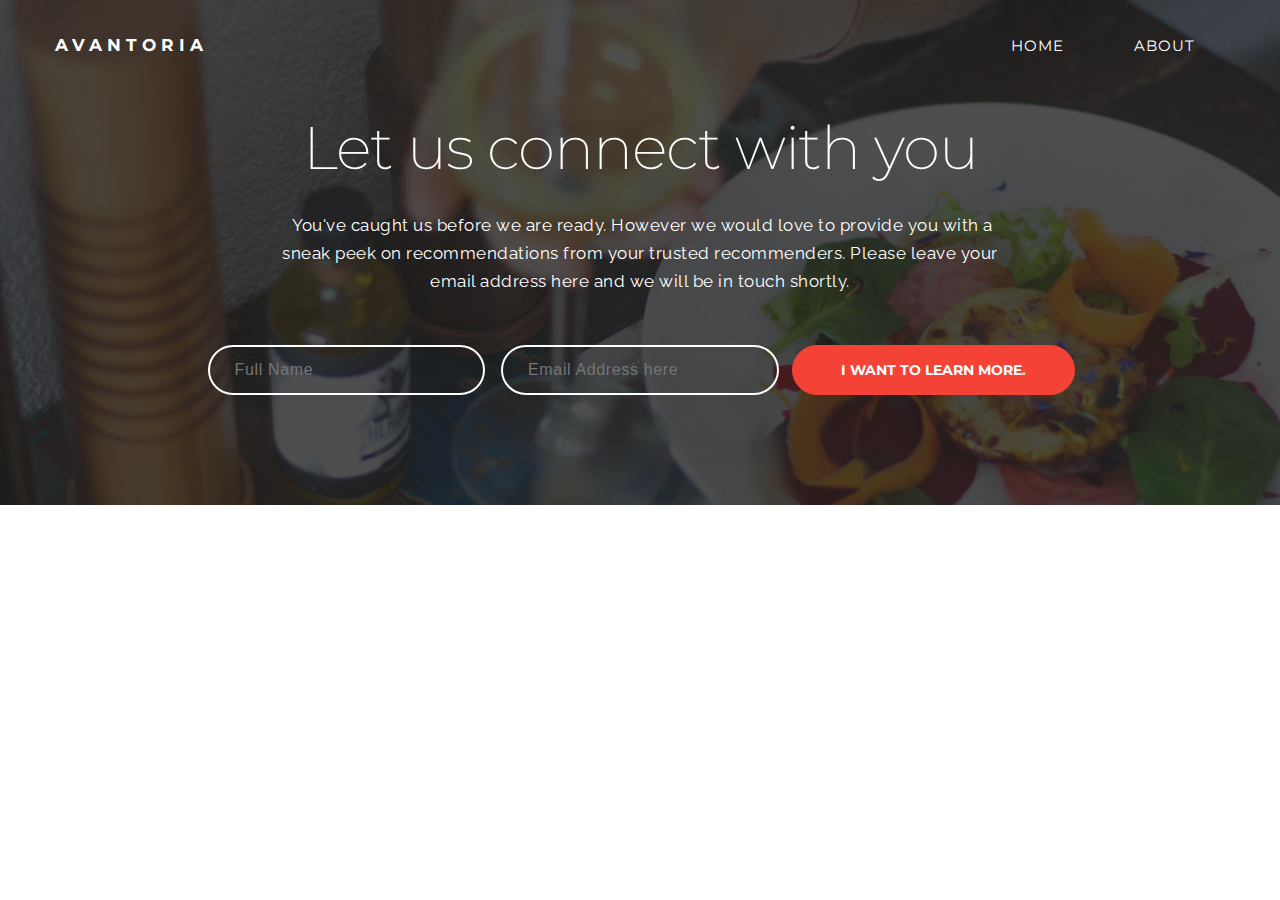
<file: notready.html>
<!DOCTYPE html>
<html >
<head>
  <!-- Site made with Mobirise Website Builder v4.7.1, https://mobirise.com -->
  <meta charset="UTF-8">
  <meta http-equiv="X-UA-Compatible" content="IE=edge">
  <meta name="generator" content="Mobirise v4.7.1, mobirise.com">
  <meta name="viewport" content="width=device-width, initial-scale=1, minimum-scale=1">
  <link rel="shortcut icon" href="assets/images/icons8-circled-v-filled-50-50x50.png" type="image/x-icon">
  <meta name="description" content="">
  <title>Not Quite Ready</title>
  <link rel="stylesheet" href="https://fonts.googleapis.com/css?family=Raleway:400,100,200,300,500,600,700,800,900">
  <link rel="stylesheet" href="assets/bootstrap/css/bootstrap.min.css">
  <link rel="stylesheet" href="assets/socicon/css/socicon.min.css">
  <link rel="stylesheet" href="assets/unicore/css/style.css">
  <link rel="stylesheet" href="assets/dropdown-menu/style.light.css">
  <link rel="stylesheet" href="assets/mobirise/css/mbr-additional.css" type="text/css">
  
  
  
</head>
<body>

<!-- Google Analytics -->
<!-- Global site tag (gtag.js) - Google Analytics -->
<script async src="https://www.googletagmanager.com/gtag/js?id=UA-117346873-1"></script>
<script>
  window.dataLayer = window.dataLayer || [];
  function gtag(){dataLayer.push(arguments);}
  gtag('js', new Date());

  gtag('config', 'UA-117346873-1');
</script>
<!-- /Google Analytics -->


  <section id="dropdown-menu-2k" data-rv-view="2065">

    <nav class="navbar navbar-dropdown mbr-title-font transparent bg-color">

        <div class="container">

            <div class="navbar-brand">
                
                <a class="text-white" href="#top">AVANTORIA</a>
            </div>

            <button class="navbar-toggler pull-xs-right hidden-md-up" type="button" data-toggle="collapse" data-target="#exCollapsingNavbar">
                ☰
            </button>

            <ul class="nav-dropdown collapse pull-xs-right navbar-toggleable-sm nav navbar-nav" id="exCollapsingNavbar"><li class="nav-item"><a class="nav-link link" href="index.html#header7-o">home</a></li><li class="nav-item"><a class="nav-link link" href="faq.html"></a></li><li class="nav-item dropdown"><a class="nav-link link" href="about-us.html#msg-box18-1l" aria-expanded="false">ABOUT</a></li></ul>

        </div>

    </nav>

</section>

<section class="mbr-section--bg-adapted mbr-after-navbar" id="header4-2n" data-rv-view="2067" style="background-image: url(assets/images/mbr-16-1620x1080.jpg);">
    <div class="intro intro11" style="padding-top: 115px; padding-bottom: 110px;">
        <div class="mbr-overlay" style="opacity: 0.8; background-color: rgb(34, 34, 34);"></div>
        <div class="container">
            <div class="row center-content">
                <div class="col-md-10 col-md-offset-1 text-center" data-form-type="formoid">
                    <h3 class="mbr-title-font">Let us connect with you</h3>
                    <p>&nbsp;You've caught us before we are ready. However we would love to provide you with a sneak peek on recommendations from your trusted recommenders. Please leave your email address here and we will be in touch shortly.</p>
                    <div data-form-alert="true">
                        <div class="hide" data-form-alert-success="true">Thank you for you interest in Avantoria. We will be in touch shortly.</div>
                    </div>
                    <form class="intro-newsletter intro11-nl" action="https://mobirise.com/" method="post" data-form-title="SUBSCRIBE">
                        <input type="hidden" value="cCHZ/ctt1joQjhQGeZsm5WUPTSEbey03YOWzWDWszP3AceuKdTb9lv6+hlCZtPDdWo7+D4+CuKbX61e87zsTX4VpfqFIISfPqfORUxduMgm3xj9cut0Mh8q8AJi0rtUT" data-form-email="true">
                        <div class="row">
                            <div class="col-md-4 col-sm-4">
                                <div>
                                    <input type="text" class="name" name="name" required="" placeholder="Full Name" data-form-field="Full Name">
                                </div>
                            </div>
                            <div class="col-md-4 col-sm-4">
                                <div>
                                    <input type="email" class="e-mail" name="email" placeholder="Email Address here" data-form-field="Email">
                                </div>
                            </div>
                            <div class="col-md-4 col-sm-4">
                                <div><button type="submit" class="btn mbr-title-font btn-block btn-primary">I Want to learn more.</button></div>
                            </div>
                        </div>
                    </form>
                </div>
            </div>
        </div>
    </div>
</section>


  <script src="assets/web/assets/jquery/jquery.min.js"></script>
  <script src="assets/bootstrap/js/bootstrap.min.js"></script>
  <script src="assets/smooth-scroll/SmoothScroll.js"></script>
  <!--[if lte IE 9]>
    <script src="assets/jquery-placeholder/jquery.placeholder.min.js"></script>
  <![endif]-->
  <script src="assets/unicore/js/script.js"></script>
  <script src="assets/dropdown-menu/script.js"></script>
  <script src="assets/formoid/formoid.min.js"></script>
  
  
</body>
</html>
</file>
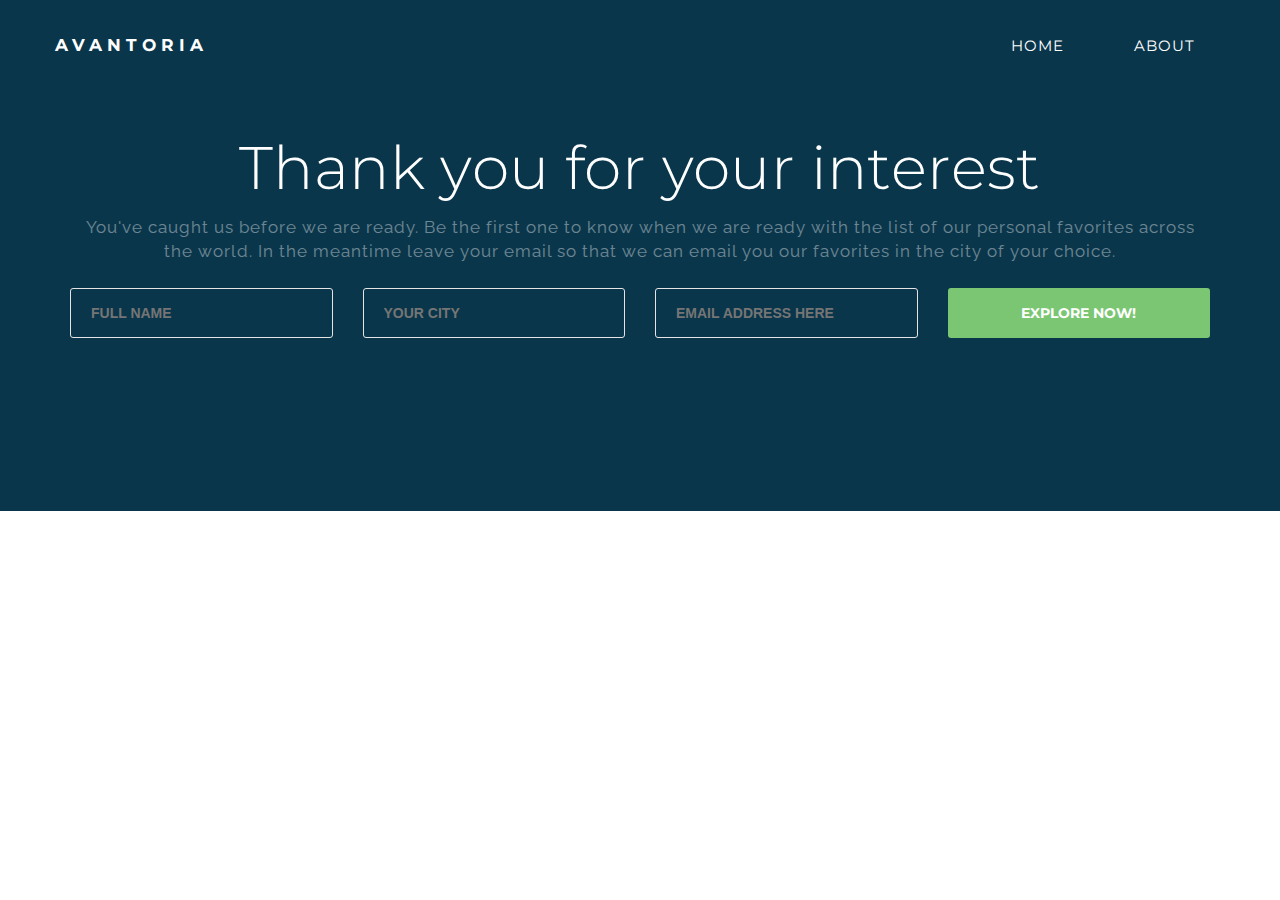
<file: ourfavorits.html>
<!DOCTYPE html>
<html >
<head>
  <!-- Site made with Mobirise Website Builder v4.7.1, https://mobirise.com -->
  <meta charset="UTF-8">
  <meta http-equiv="X-UA-Compatible" content="IE=edge">
  <meta name="generator" content="Mobirise v4.7.1, mobirise.com">
  <meta name="viewport" content="width=device-width, initial-scale=1, minimum-scale=1">
  <link rel="shortcut icon" href="assets/images/icons8-circled-v-filled-50-50x50.png" type="image/x-icon">
  <meta name="description" content="">
  <title>Check our Favorites</title>
  <link rel="stylesheet" href="https://fonts.googleapis.com/css?family=Raleway:400,100,200,300,500,600,700,800,900">
  <link rel="stylesheet" href="assets/bootstrap/css/bootstrap.min.css">
  <link rel="stylesheet" href="assets/socicon/css/socicon.min.css">
  <link rel="stylesheet" href="assets/unicore/css/style.css">
  <link rel="stylesheet" href="assets/dropdown-menu/style.light.css">
  <link rel="stylesheet" href="assets/mobirise/css/mbr-additional.css" type="text/css">
  
  
  
</head>
<body>

<!-- Google Analytics -->
<!-- Global site tag (gtag.js) - Google Analytics -->
<script async src="https://www.googletagmanager.com/gtag/js?id=UA-117346873-1"></script>
<script>
  window.dataLayer = window.dataLayer || [];
  function gtag(){dataLayer.push(arguments);}
  gtag('js', new Date());

  gtag('config', 'UA-117346873-1');
</script>
<!-- /Google Analytics -->


  <section id="dropdown-menu-2r" data-rv-view="2054">

    <nav class="navbar navbar-dropdown mbr-title-font transparent bg-color">

        <div class="container">

            <div class="navbar-brand">
                
                <a class="text-white" href="#top">AVANTORIA</a>
            </div>

            <button class="navbar-toggler pull-xs-right hidden-md-up" type="button" data-toggle="collapse" data-target="#exCollapsingNavbar">
                ☰
            </button>

            <ul class="nav-dropdown collapse pull-xs-right navbar-toggleable-sm nav navbar-nav" id="exCollapsingNavbar"><li class="nav-item"><a class="nav-link link" href="index.html#header7-o">home</a></li><li class="nav-item"><a class="nav-link link" href="faq.html"></a></li><li class="nav-item dropdown"><a class="nav-link link" href="about-us.html#msg-box18-1l" aria-expanded="false">ABOUT</a></li></ul>

        </div>

    </nav>

</section>

<section class="mbr-section--bg-adapted mbr-section--relative mbr-after-navbar" id="form4-2u" data-rv-view="2056" style="background-color: rgb(10, 54, 75);">
    <div class="elements-content subscribe-elt subscribe-elt2" style="padding-top: 150px; padding-bottom: 160px;">
        
        <div class="container">
            <div class="row">
                <div class="col-md-12" data-form-type="formoid">
                    <h5 class="mbr-title-font">Thank you for your interest</h5>
                    <p><br>You've caught us before we are ready. Be the first one to know when we are ready with the list of our personal favorites across the world. In the meantime leave your email so that we can email you our favorites in the city of your choice.</p>

                    <div data-form-alert="true">
                        <div class="hide" data-form-alert-success="true">Thank you for you interest in Avantoria. We will be in touch shortly.</div>
                    </div>
                    <form class="intro-newsletter" action="https://mobirise.com/" method="post" data-form-title="Thank you for your interest">
                    <input type="hidden" value="zfz8RtPWDJygyAzvzcTe/Ld978aHg3R9XR/4RhcqINtack1QAebuXOg2oPqFpxEzIOTPCaVaYy5SR4G5MDXFWRMGLPJDPcxuTX81TvfudPXe/G4aBgVYCaRlqVmAX2DG" data-form-email="true">
                        <div class="row">
                            <div class="col-md-3">
                                <input type="name" name="name" required="" placeholder="Full Name" data-form-field="First Name">
                            </div>
                            <div class="col-md-3">
                                <input type="lastName" name="lastName" required="" placeholder="Your City" data-form-field="Last Name">
                            </div>
                            <div class="col-md-3">
                                <input type="email" name="email" required="" placeholder="Email Address here" data-form-field="Email">
                            </div>
                            <div class="col-md-3">
                                <div class="mbr-form__right mbr-buttons mbr-buttons--no-offset mbr-buttons--right"><button class="btn mbr-title-font btn-block btn-success" type="submit">Explore now!</button></div>
                            </div>
                        </div>
                    </form>
                </div>
            </div>
        </div>
    </div>
</section>


  <script src="assets/web/assets/jquery/jquery.min.js"></script>
  <script src="assets/bootstrap/js/bootstrap.min.js"></script>
  <script src="assets/smooth-scroll/SmoothScroll.js"></script>
  <!--[if lte IE 9]>
    <script src="assets/jquery-placeholder/jquery.placeholder.min.js"></script>
  <![endif]-->
  <script src="assets/unicore/js/script.js"></script>
  <script src="assets/dropdown-menu/script.js"></script>
  <script src="assets/formoid/formoid.min.js"></script>
  
  
</body>
</html>
</file>
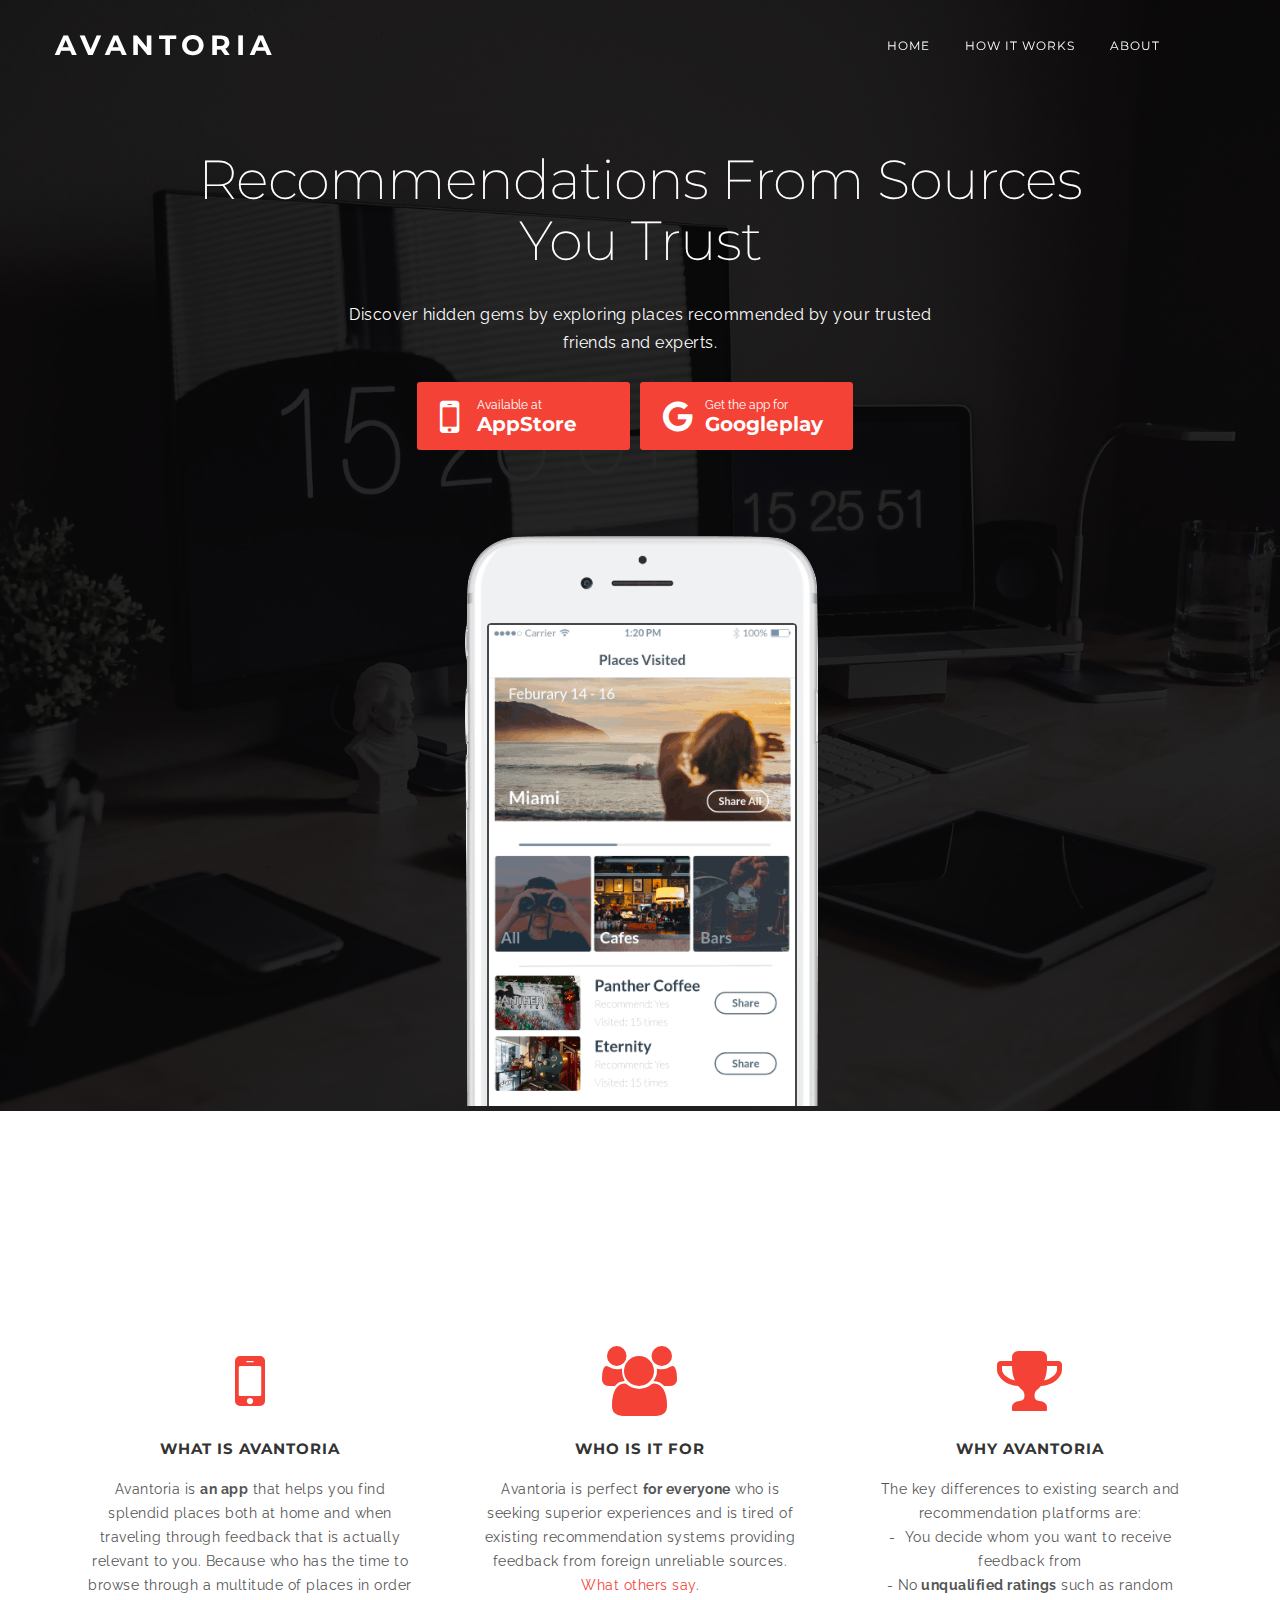
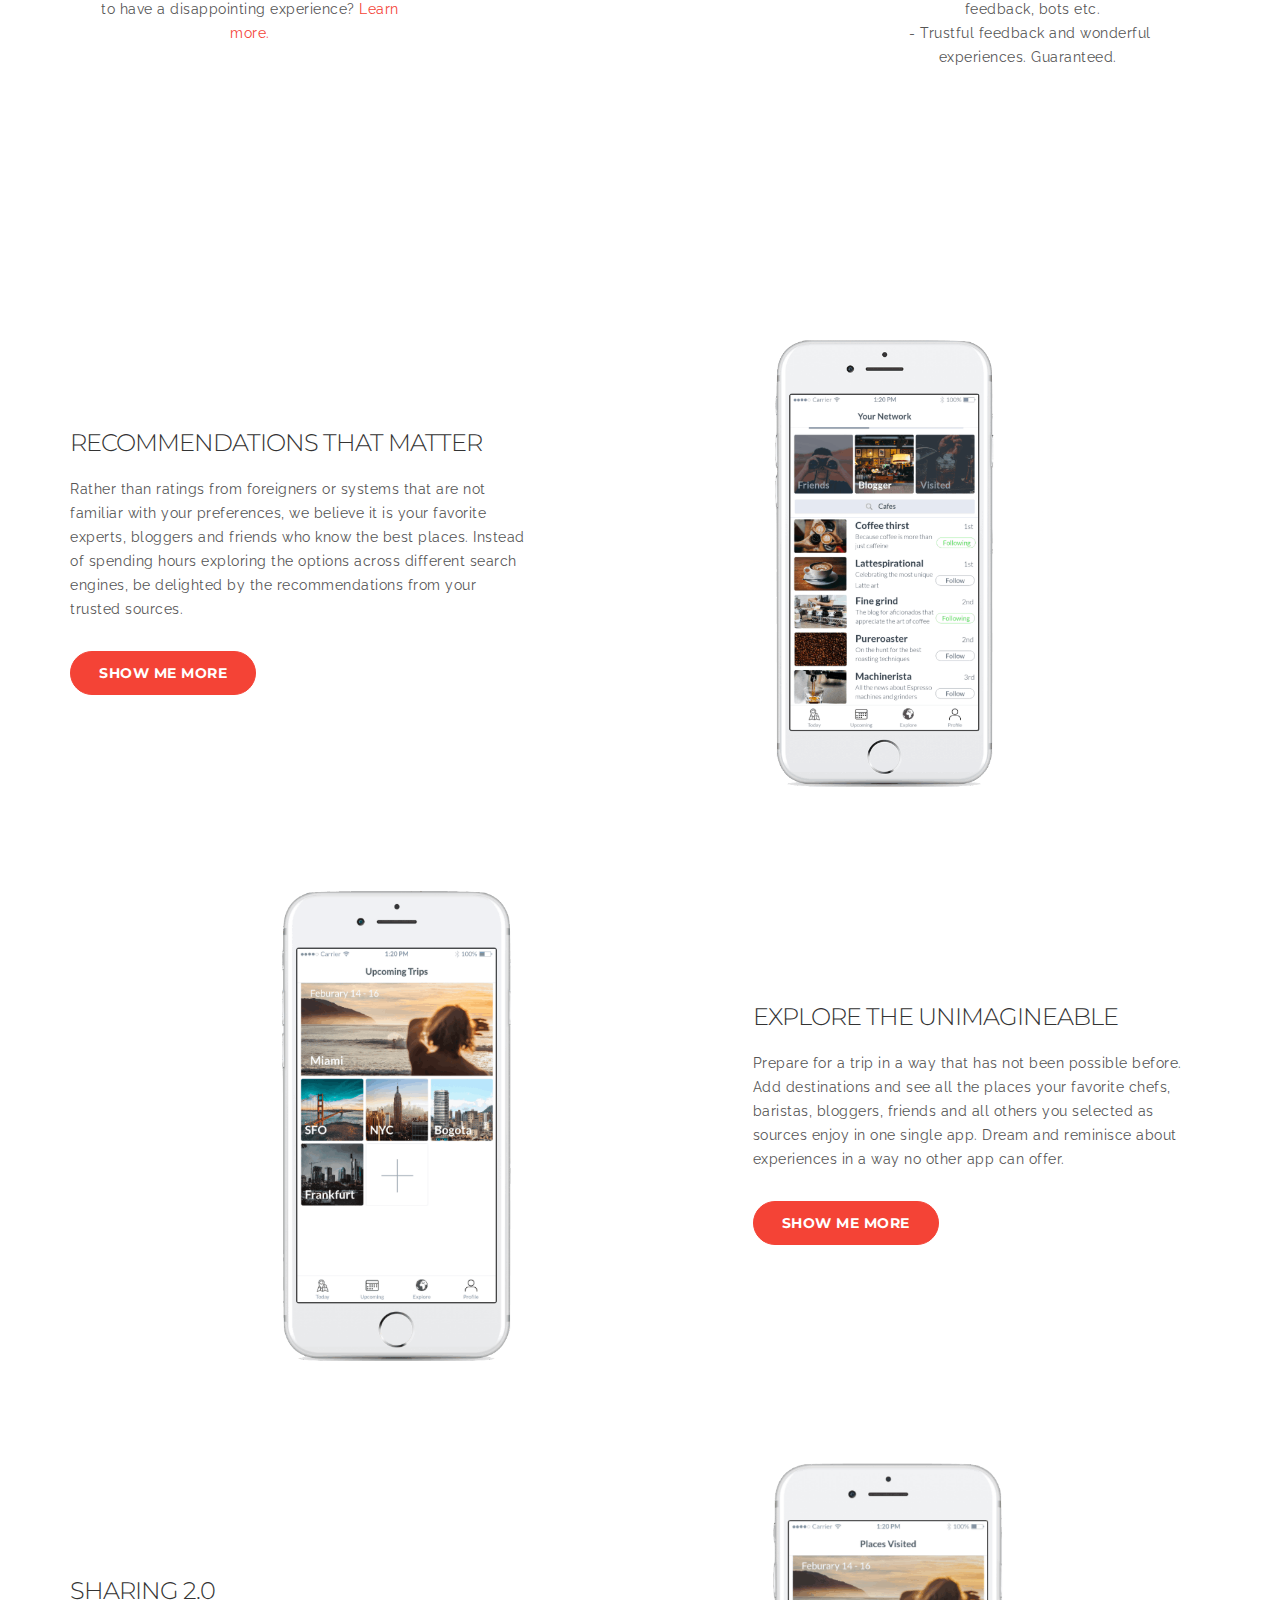
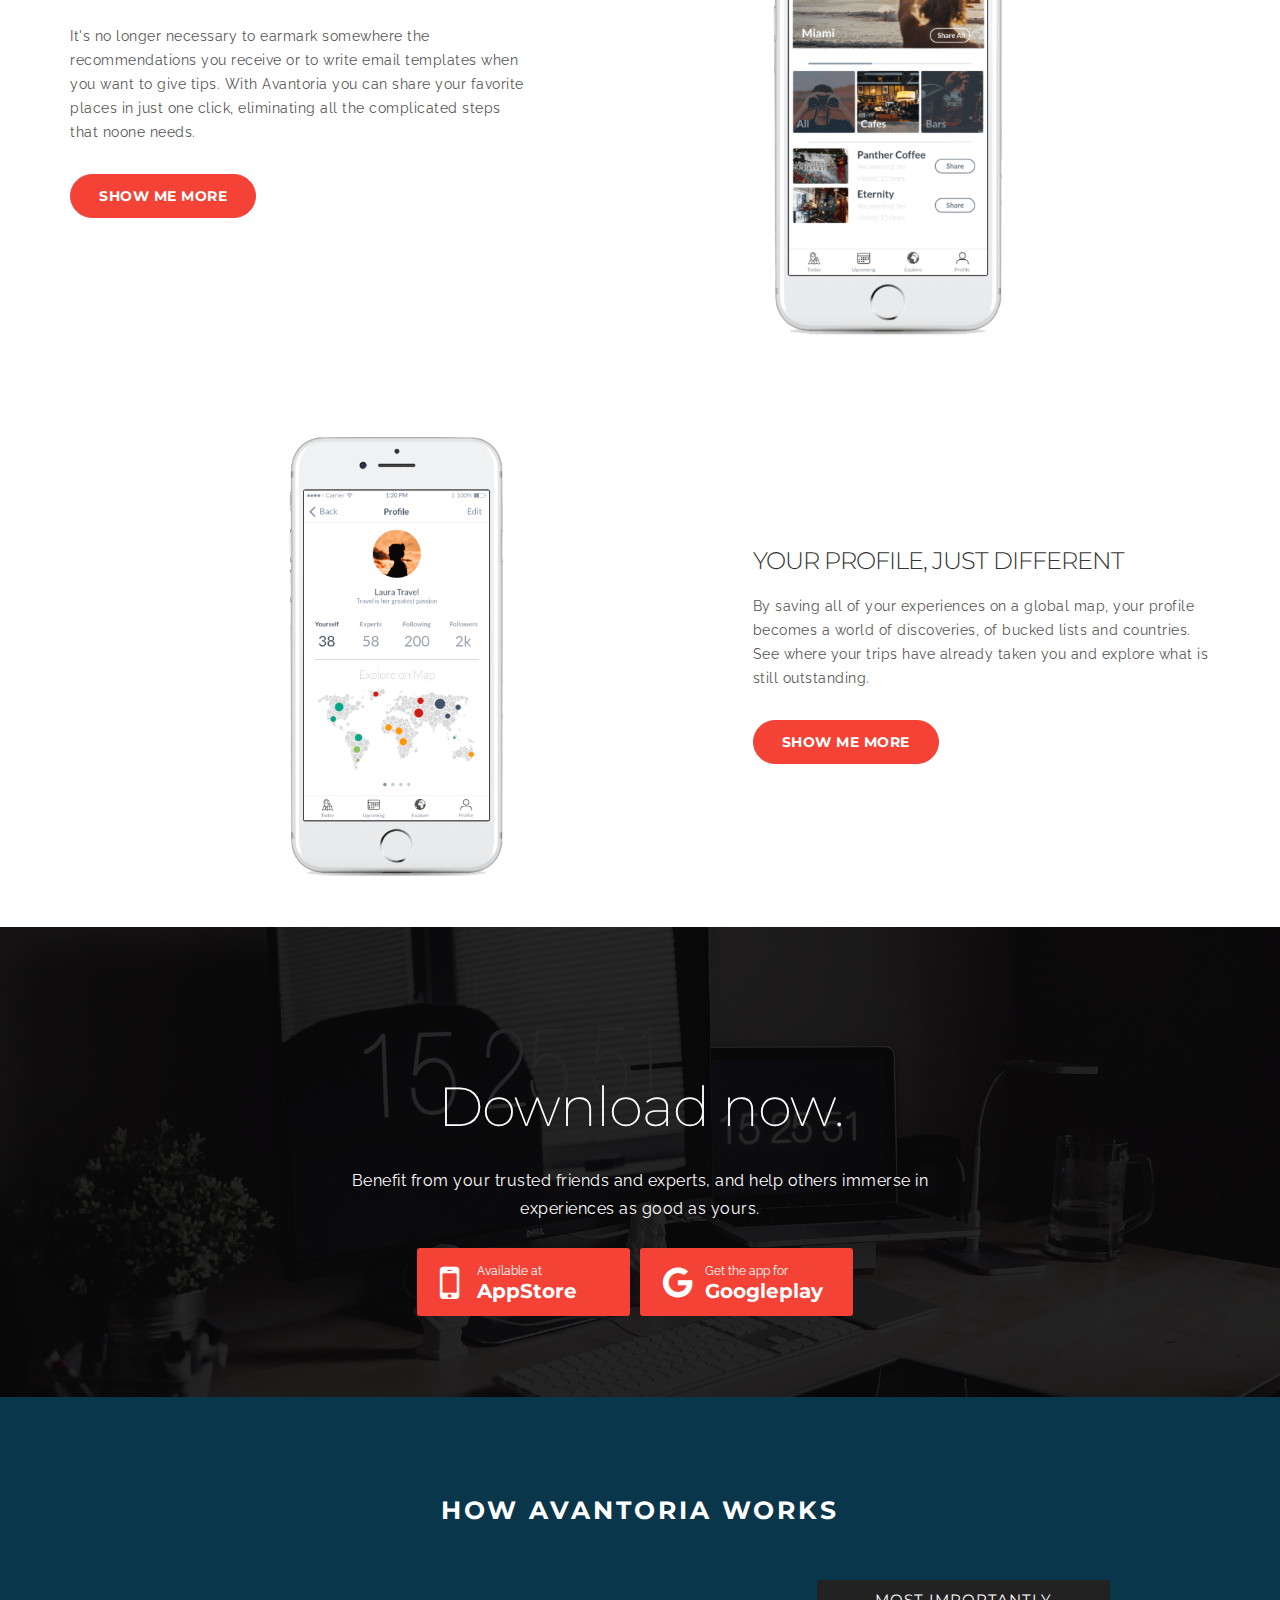
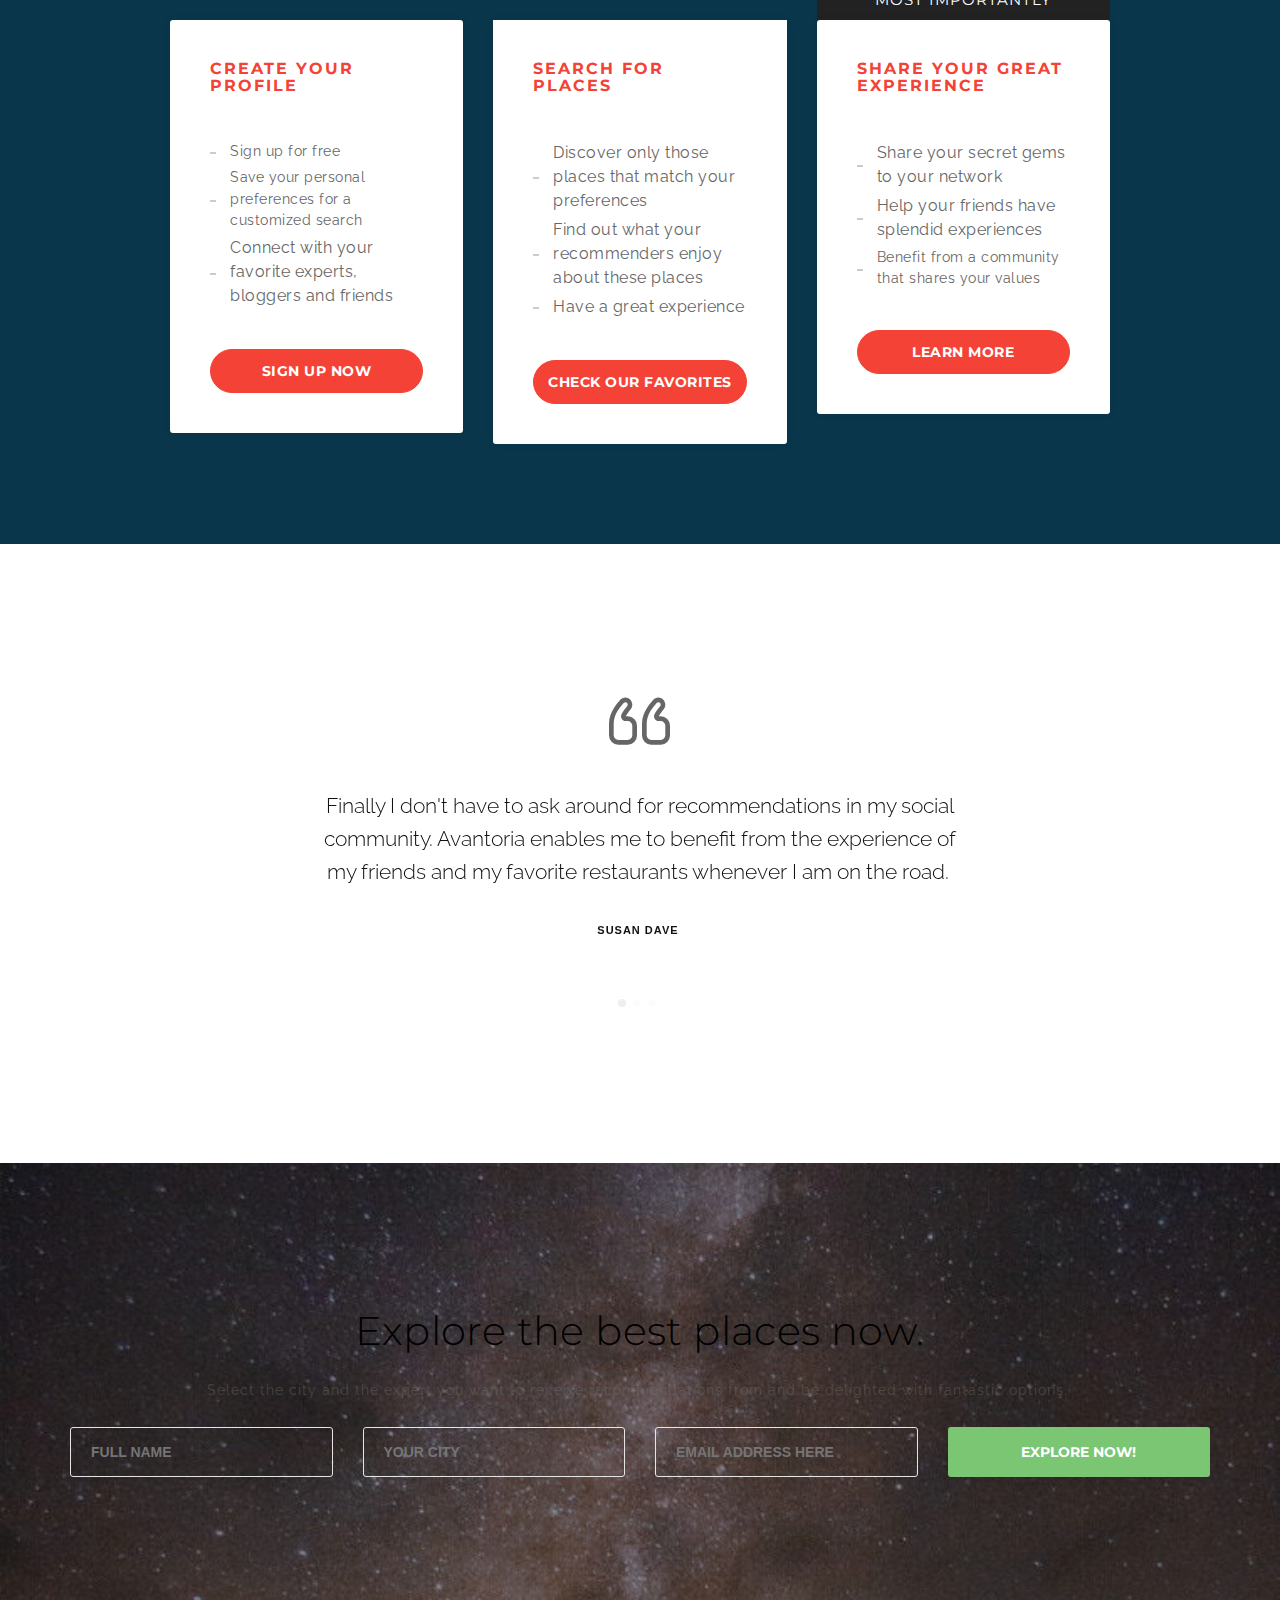
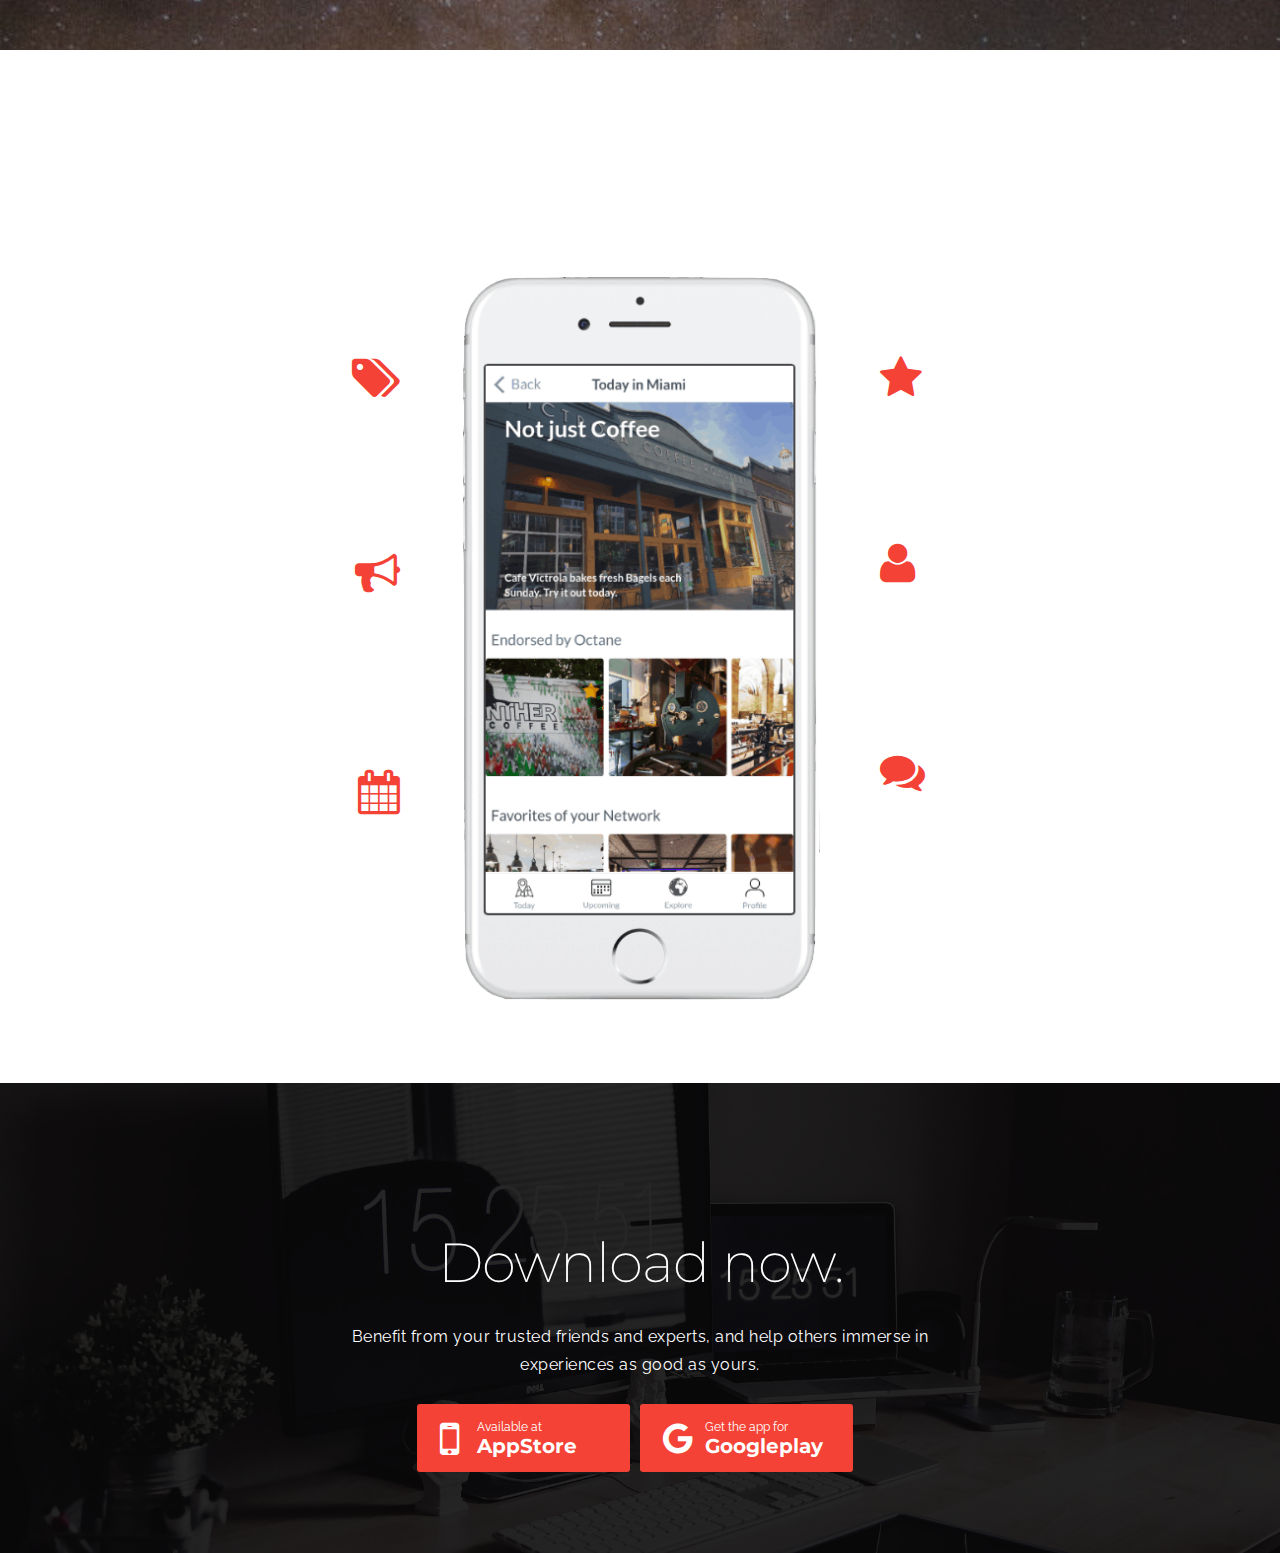
<file: page5.html>
<!DOCTYPE html>
<html >
<head>
  <!-- Site made with Mobirise Website Builder v4.6.6, https://mobirise.com -->
  <meta charset="UTF-8">
  <meta http-equiv="X-UA-Compatible" content="IE=edge">
  <meta name="generator" content="Mobirise v4.6.6, mobirise.com">
  <meta name="viewport" content="width=device-width, initial-scale=1, minimum-scale=1">
  <link rel="shortcut icon" href="assets/images/icons8-circled-v-filled-50-50x50.png" type="image/x-icon">
  <meta name="description" content="">
  <title>HOME2</title>
  <link rel="stylesheet" href="https://fonts.googleapis.com/css?family=Raleway:400,100,200,300,500,600,700,800,900">
  <link rel="stylesheet" href="assets/bootstrap/css/bootstrap.min.css">
  <link rel="stylesheet" href="assets/socicon/css/socicon.min.css">
  <link rel="stylesheet" href="assets/font-awesome/css/font-awesome.min.css">
  <link rel="stylesheet" href="assets/slick/slick.css">
  <link rel="stylesheet" href="assets/font-icomoon/css/style.css">
  <link rel="stylesheet" href="assets/dropdown-menu/style.light.css">
  <link rel="stylesheet" href="assets/unicore/css/style.css">
  <link rel="stylesheet" href="assets/mobirise/css/mbr-additional.css" type="text/css">
  
  
  
</head>
<body>

<!-- Google Analytics -->
<!-- Global site tag (gtag.js) - Google Analytics -->
<script async src="https://www.googletagmanager.com/gtag/js?id=UA-117346873-1"></script>
<script>
  window.dataLayer = window.dataLayer || [];
  function gtag(){dataLayer.push(arguments);}
  gtag('js', new Date());

  gtag('config', 'UA-117346873-1');
</script>
<!-- /Google Analytics -->


  <section id="dropdown-menu-3l" data-rv-view="137">

    <nav class="navbar navbar-dropdown mbr-title-font transparent navbar-fixed-top bg-color">

        <div class="container">

            <div class="navbar-brand">
                
                <a class="text-white" href="#top">AVANTORIA</a>
            </div>

            <button class="navbar-toggler pull-xs-right hidden-md-up" type="button" data-toggle="collapse" data-target="#exCollapsingNavbar">
                ☰
            </button>

            <ul class="nav-dropdown collapse pull-xs-right navbar-toggleable-sm nav navbar-nav" id="exCollapsingNavbar"><li class="nav-item"><a class="nav-link link" href="index.html#header7-o">home</a></li><li class="nav-item"><a class="nav-link link" href="faq.html">HOW IT WORKS</a></li><li class="nav-item dropdown"><a class="nav-link link" href="about-us.html#msg-box18-1l" aria-expanded="false">ABOUT</a></li><li class="nav-item nav-btn"><a class="nav-link btn mbr-title-font btn-link" href="index.html#header4-18"></a></li></ul>

        </div>

    </nav>

</section>

<section class="mbr-section--bg-adapted mbr-after-navbar" id="header12-3m" data-rv-view="139" style="background-image: url(assets/images/19.jpg);">
    <div class="intro intro19" style="padding-top: 150px; padding-bottom: 0px;">
        <div class="mbr-overlay" style="opacity: 0.85; background-color: rgb(0, 0, 0);"></div>
        <div class="container">
            <div class="row">
                <div class="col-md-10 col-md-offset-1 text-center">
                    <h3 class="mbr-title-font">Recommendations From Sources You Trust</h3>
                    <p>Discover hidden gems by exploring places recommended by your trusted friends and experts.</p>
                    <div class="space40"></div>
                        <div class="app-btn"><a class="mbr-title-font mbr-primary-bgColor" href="page3.html"><i class="fa fa-mobile"></i><span class="mbr-text-font">Available at</span>AppStore</a><a class="mbr-title-font mbr-primary-bgColor" href="page3.html"><i class="fa fa-google"></i> <span class="mbr-text-font">Get the app for</span>Googleplay</a></div>
                    <figure class="mbr-figure mbr-figure--adapted mbr-figure--caption-inside-bottom"><img src="assets/images/share-copy-370x732.png" class="mbr-figure__img img-responsive center-block"></figure>
                </div>
            </div>
        </div>
    </div>
</section>

<section class="mbr-section--bg-adapted mbr-section--relative" id="msg-box18-3n" data-rv-view="142" style="background-color: rgb(255, 255, 255);">
    <div class="intro page_head text-center" style="padding-top: 80px; padding-bottom: 0px;">
        
        <div class="container">
        <div class="container">
            <div class="row">
                <div class="col-md-12">
                    <h3 class="mbr-title-font"><span style="font-weight: normal;">Avantoria knows what matters to you.</span></h3>
                    <p>Magna eget nunc iaculis dolor amet nunc.</p>
                </div>
            </div>
        </div>
    </div>
</div></section>

<section class="services icon-box services mbr-section--bg-adapted mbr-section--relative" id="features4-3o" data-rv-view="145" style="background-color: rgb(255, 255, 255); padding-top: 50px; padding-bottom: 0px;">
        
        <div class="container">
            <div class="row">
                <div class="col-md-4 col-sm-4">
                    <div class="service-box">
                        <i class="fa mbr-primary-color fa-mobile"></i>
                        <div>
                            <h4 class="mbr-title-font">What is avantoria</h4>
                            <p>Avantoria is <strong>an app</strong>&nbsp;that helps you find splendid places both at home and when traveling through feedback that is actually relevant to you. Because who has the time to browse through a multitude of places in order to have a disappointing experience? <a href="index.html#msg-box4-1s">Learn more.</a></p>
                        </div>
                    </div>
                </div>

                <div class="col-md-4 col-sm-4">
                    <div class="service-box">
                        <i class="fa mbr-primary-color fa-users"></i>
                        <div>
                            <h4 class="mbr-title-font">who is it for</h4>
                            <p>Avantoria is perfect <strong>for everyone</strong>&nbsp;who is seeking superior experiences and is tired of existing recommendation systems providing feedback from foreign unreliable sources.<br><a href="index.html#testimonials2-2g">What others say</a>.</p>
                        </div>
                    </div>
                </div>

                <div class="col-md-4 col-sm-4">
                    <div class="service-box">
                        <i class="fa mbr-primary-color fa-trophy"></i>
                        <div>
                            <h4 class="mbr-title-font">why avantoria</h4>
                            <p>The key differences to existing search and recommendation platforms are:<br>- &nbsp;You decide whom you want to receive feedback from<br>- No<strong> unqualified ratings</strong> such as random &nbsp;feedback, bots etc.<br>- Trustful feedback and wonderful experiences. Guaranteed.&nbsp;<br><br></p>
                        </div>
                    </div>
                </div>
            </div>
        </div>
    </section>

<section class="mbr-section--bg-adapted mbr-section--relative" id="msg-box18-3p" data-rv-view="148" style="background-color: rgb(255, 255, 255);">
    <div class="intro page_head text-center" style="padding-top: 80px; padding-bottom: 0px;">
        
        <div class="container">
        <div class="container">
            <div class="row">
                <div class="col-md-12">
                    <h3 class="mbr-title-font"><span style="font-weight: normal;">Features you've been looking for.</span></h3>
                    <p>Magna eget nunc iaculis dolor amet nunc.</p>
                </div>
            </div>
        </div>
    </div>
</div></section>

<section class="mbr-section--bg-adapted mbr-section--relative" id="msg-box4-3q" data-rv-view="151" style="background-color: rgb(255, 255, 255);">
<div class="elements-content" style="padding-top: 50px; padding-bottom: 0px;">
    
    <div class="container">
        <div class="row">
            <div class="col-md-12">
                <div class="row center-content">
                    <div class="col-md-5">
                        <h3 class="text-uppercase space20 mbr-title-font">RECOMMENDATIONS THAT MATTER&nbsp;</h3>
                        <p>Rather than ratings from foreigners or systems that are not familiar with your preferences, we believe it is your favorite experts, bloggers and friends who know the best places. Instead of spending hours exploring the options across different search engines, be delighted by the recommendations from your trusted sources.</p>
                        <div class="space30"></div>
                        <div><a class="btn mbr-title-font btn-primary" href="faq.html">SHOW ME MORE</a></div>
                    </div>
                    <div class="col-md-7">
                        <figure class="mbr-figure mbr-figure--adapted mbr-figure--caption-inside-bottom mbr-figure--full-width"><img src="assets/images/your-network-wide-bg-1080x745.png" class="mbr-figure__img"></figure>
                    </div>
                </div>
            </div>
        </div>
    </div>
</div>

</section>

<section class="mbr-section--bg-adapted mbr-section--relative" id="msg-box5-3r" data-rv-view="154" style="background-color: rgb(255, 255, 255);">
    <div class="elements-content" style="padding-top: 100px; padding-bottom: 0px;">
        
        <div class="container">
            <div class="row">
                <div class="col-md-12">
                    <div class="row center-content">
                        <div class="col-md-7">
                            <figure class="mbr-figure mbr-figure--adapted mbr-figure--caption-inside-bottom mbr-figure--full-width"><img src="assets/images/upcoming-trips-wide-bg-1008x731.png" class="mbr-figure__img"></figure>
                        </div>
                        <div class="col-md-5">
                            <h3 class="text-uppercase space20 mbr-title-font">EXPLORE THE UNIMAGINEABLE&nbsp;</h3>
                            <p>Prepare for a trip in a way that has not been possible before. Add destinations and see all the places your favorite chefs, baristas, bloggers, friends and all others you selected as sources enjoy in one single app. Dream and reminisce about experiences in a way no other app can offer.</p>
                            <div class="space30"></div>
                            <div><a class="btn mbr-title-font btn-primary" href="faq.html">SHOW ME MORE</a></div>
                        </div>
                    </div>
                </div>
            </div>
        </div>
    </div>
</section>

<section class="mbr-section--bg-adapted mbr-section--relative" id="msg-box4-3s" data-rv-view="157" style="background-color: rgb(255, 255, 255);">
<div class="elements-content" style="padding-top: 100px; padding-bottom: 0px;">
    
    <div class="container">
        <div class="row">
            <div class="col-md-12">
                <div class="row center-content">
                    <div class="col-md-5">
                        <h3 class="text-uppercase space20 mbr-title-font">SHARING 2.0</h3>
                        <p>It's no longer necessary to earmark somewhere the recommendations you receive or to write email templates when you want to give tips. With Avantoria you can share your favorite places in just one click, eliminating all the complicated steps that noone needs.&nbsp;</p>
                        <div class="space30"></div>
                        <div><a class="btn mbr-title-font btn-primary" href="faq.html">SHOW ME MORE</a></div>
                    </div>
                    <div class="col-md-7">
                        <figure class="mbr-figure mbr-figure--adapted mbr-figure--caption-inside-bottom mbr-figure--full-width"><img src="assets/images/share-copy-2-1008x732.png" class="mbr-figure__img"></figure>
                    </div>
                </div>
            </div>
        </div>
    </div>
</div>

</section>

<section class="mbr-section--bg-adapted mbr-section--relative" id="msg-box5-3t" data-rv-view="160" style="background-color: rgb(255, 255, 255);">
    <div class="elements-content" style="padding-top: 100px; padding-bottom: 50px;">
        
        <div class="container">
            <div class="row">
                <div class="col-md-12">
                    <div class="row center-content">
                        <div class="col-md-7">
                            <figure class="mbr-figure mbr-figure--adapted mbr-figure--caption-inside-bottom mbr-figure--full-width"><img src="assets/images/profile-wide-bg-1080x732.png" class="mbr-figure__img"></figure>
                        </div>
                        <div class="col-md-5">
                            <h3 class="text-uppercase space20 mbr-title-font">Your Profile, Just Different</h3>
                            <p>By saving all of your experiences on a global map, your profile becomes a world of discoveries, of bucked lists and countries. See where your trips have already taken you and explore what is still outstanding. &nbsp;</p>
                            <div class="space30"></div>
                            <div><a class="btn mbr-title-font btn-primary" href="faq.html">SHOW ME MORE</a></div>
                        </div>
                    </div>
                </div>
            </div>
        </div>
    </div>
</section>

<section class="mbr-section--bg-adapted" id="header12-3u" data-rv-view="163" style="background-image: url(assets/images/19.jpg);">
    <div class="intro intro19" style="padding-top: 150px; padding-bottom: 0px;">
        <div class="mbr-overlay" style="opacity: 0.85; background-color: rgb(0, 0, 0);"></div>
        <div class="container">
            <div class="row">
                <div class="col-md-10 col-md-offset-1 text-center">
                    <h3 class="mbr-title-font">Download now.</h3>
                    <p>Benefit from your trusted friends and experts, and help others immerse in experiences as good as yours.</p>
                    <div class="space40"></div>
                        <div class="app-btn"><a class="mbr-title-font mbr-primary-bgColor" href="notready.html"><i class="fa fa-mobile"></i><span class="mbr-text-font">Available at</span>AppStore</a><a class="mbr-title-font mbr-primary-bgColor" href="notready.html"><i class="fa fa-google"></i> <span class="mbr-text-font">Get the app for</span>Googleplay</a></div>
                    
                </div>
            </div>
        </div>
    </div>
</section>

<section class="mbr-section--bg-adapted mbr-section--relative" id="pricing-table1-3v" data-rv-view="166" style="background-color: rgb(10, 54, 75);">
    <div class="pricing" id="pricing" style="padding-top: 100px; padding-bottom: 100px;">
        
        <div class="container">
            <div class="section-head-lite text-center col-md-8 col-md-offset-2 space80">
                <h1 class="mbr-title-font">How avantoria works</h1>
                
            </div>
            <div class="row pricing1">
                <div class="col-md-12">

                    <!-- Pricing Plan - 1 -->
                    <div class="col-sm-4 price-styles" style="display: block;">
                        <div class="pricing__item" data-hover="">
                            <h3 class="pricing__title mbr-title-font mbr-primary-color">Create your Profile</h3>
                            <p class="pricing__sentence"></p>
                            <div class="pricing__price mbr-title-font">
                                <span class="pricing__currency"></span>
                                <span></span>
                                <span class="pricing__period"></span>
                            </div>
                            <div><ul class="pricing__feature-list mbr-text-font"><li class="pricing__feature">Sign up for free&nbsp;</li><li class="pricing__feature">Save your personal preferences for a customized search</li><li class="pricing__feature"><span style="font-size: 16px;">Connect with your favorite experts, bloggers and friends<br></span></li></ul></div>
                            <div><a href="notready.html" class="btn mbr-title-font btn-primary">Sign up now</a></div>
                        </div>
                    </div>

                    <!-- Pricing Plan - 2 -->
                    <div class="col-sm-4 price-styles" data-hover="Most popular" style="display: block;">
                        <div class="pricing__item pricing__item__popular">
                            
                            <h3 class="pricing__title mbr-title-font mbr-primary-color">SEARCH FOR PLACES</h3>
                            <p class="pricing__sentence"></p>
                            <div class="pricing__price mbr-title-font">
                                <span class="pricing__currency"></span>
                                <span></span>
                                <span class="pricing__period"></span>
                            </div>
                            <div><ul class="pricing__feature-list mbr-text-font"><li class="pricing__feature"><span style="font-size: 16px;">Discover only those places that match your preferences</span></li><li class="pricing__feature"><span style="font-size: 16px;">Find out what your recommenders enjoy about these places</span></li><li class="pricing__feature"><span style="font-size: 16px;">Have a great experience</span></li></ul></div>
                            <div><a href="ourfavorits.html" class="btn mbr-title-font btn-primary">Check our favorites</a></div>
                        </div>
                    </div>

                    <!-- Pricing Plan - 3 -->
                    <div class="col-sm-4 price-styles" style="display: block;"><div class="popular mbr-title-font">Most Importantly</div>
                        <div class="pricing__item">
                            <h3 class="pricing__title mbr-title-font mbr-primary-color">ShARE YOUR GREAT EXPERIENCE</h3>
                            <p class="pricing__sentence"></p>
                            <div class="pricing__price mbr-title-font">
                                <span class="pricing__currency"></span>
                                <span></span>
                                <span class="pricing__period"></span>
                            </div>
                            <div><ul class="pricing__feature-list mbr-text-font"><li class="pricing__feature"><span style="font-size: 16px;">Share your secret gems to your network</span></li><li class="pricing__feature"><span style="font-size: 16px;">Help your friends have splendid experiences</span></li><li class="pricing__feature">Benefit from a community that shares your values</li></ul></div>
                            <div><a href="faq.html" class="btn mbr-title-font btn-primary">Learn more</a></div>
                        </div>
                    </div>

                     <!-- Pricing Plan - 4 -->
                    <div class="col-sm-4 price-styles" style="display: none">
                        <div class="pricing__item">
                            <h3 class="pricing__title mbr-title-font mbr-primary-color">SUPER</h3>
                            <p class="pricing__sentence">Perfect for small less than 10 team</p>
                            <div class="pricing__price mbr-title-font">
                                <span class="pricing__currency">$</span>
                                <span>199</span>
                                <span class="pricing__period">/ month</span>
                            </div>
                            <div><ul class="pricing__feature-list mbr-text-font"><li class="pricing__feature">9 GB of space</li><li class="pricing__feature">Support at $25/hour</li><li class="pricing__feature">Small social media</li></ul></div>
                            <div><a href="https://mobirise.com" class="btn mbr-title-font btn-primary">CHOOSE PLAN</a></div>
                        </div>
                    </div>
                </div>
            </div>
        </div>
    </div>
</section>

<section class="mbr-section--bg-adapted mbr-section--relative" id="testimonials2-3w" data-rv-view="169" style="background-color: rgb(255, 255, 255);">
    <div class="testimonials2 testimonials-white" style="padding-top: 140px; padding-bottom: 140px;">
        
        <div class="container">
            <div class="row">
                <div class="col-md-12 text-center">

                    <div class="testimonials2-3w">
                        <div>
                            <i class="icon2-Quote"></i>
                            <p>Finally I don't have to ask around for recommendations in my social community. Avantoria enables me to benefit from the experience of my friends and my favorite restaurants whenever I am on the road.&nbsp;</p>
                            <span class="author">SUSAN Dave&nbsp;</span>
                        </div>

                        <div>
                            <i class="icon2-Quote"></i>
                            <p>I love browsing online for new places in my hometown and for travels. But many of the places on search engines turn out to be a disappointment. With Avantoria those disappointments are finally over, and browsing for new places is just so much more fun.&nbsp;</p>
                            <span class="author">VALENTINA DOE</span>
                        </div>

                        <div>
                            <i class="icon2-Quote"></i>
                            <p>I am travelling a lot for business and don't have the time to search for great places, so I often end up at the chains because I know what to expect. Avantoria is showing me the best places near me, allowing me to explore local businesses with the same if not even superior quality.</p>
                            <span class="author">TIM FIELDS</span>
                        </div>
                    </div>
                </div>
            </div>
        </div>
    </div>
</section>

<section class="mbr-section--bg-adapted mbr-section--relative" id="form4-3x" data-rv-view="172" style="background-image: url(assets/images/mbr-762x1080.jpg);">
    <div class="elements-content subscribe-elt subscribe-elt2" style="padding-top: 150px; padding-bottom: 160px;">
        <div class="mbr-overlay" style="opacity: 0.5; background-color: rgb(21, 21, 21);"></div>
        <div class="container">
            <div class="row">
                <div class="col-md-12" data-form-type="formoid">
                    <h5 class="mbr-title-font">Explore the best places now.</h5>
                    <p><br>Select the city and the expert you want to receive recommendations from and be delighted with fantastic options.&nbsp;</p>

                    <div data-form-alert="true">
                        <div class="hide" data-form-alert-success="true">Thank you for you interest in Avantoria. We will be in touch shortly.</div>
                    </div>
                    <form class="intro-newsletter" action="https://mobirise.com/" method="post" data-form-title="Explore the best places now.">
                    <input type="hidden" value="hYhApdc+5YfHlghniASHyn2p8yFeSMFAAxKFzuBS1h4wewo/3u9f7z9KiZ97ATRZqyv/VJONNfD9HY0T62Sk33DqjXAgC3h5AqwFWIoLSyHGzMAQUWsICYujBRTcuSkK" data-form-email="true">
                        <div class="row">
                            <div class="col-md-3">
                                <input type="name" name="name" required="" placeholder="Full Name" data-form-field="First Name">
                            </div>
                            <div class="col-md-3">
                                <input type="lastName" name="lastName" required="" placeholder="Your City" data-form-field="Last Name">
                            </div>
                            <div class="col-md-3">
                                <input type="email" name="email" required="" placeholder="Email Address here" data-form-field="Email">
                            </div>
                            <div class="col-md-3">
                                <div class="mbr-form__right mbr-buttons mbr-buttons--no-offset mbr-buttons--right"><button class="btn mbr-title-font btn-block btn-success" type="submit">Explore now!</button></div>
                            </div>
                        </div>
                    </form>
                </div>
            </div>
        </div>
    </div>
</section>

<section class="mbr-section--bg-adapted mbr-section--relative" id="msg-box18-3y" data-rv-view="181" style="background-color: rgb(255, 255, 255);">
    <div class="intro page_head text-center" style="padding-top: 80px; padding-bottom: 0px;">
        
        <div class="container">
        <div class="container">
            <div class="row">
                <div class="col-md-12">
                    <h3 class="mbr-title-font"><span style="font-weight: normal;">Features at a glance.</span></h3>
                    <p>Magna eget nunc iaculis dolor amet nunc.</p>
                </div>
            </div>
        </div>
    </div>
</div></section>

<section class="mbr-section--bg-adapted mbr-section--relative" id="header22-3z" data-rv-view="184" style="background-color: rgb(255, 255, 255);">
        
    <div class="icon-features" style="padding-top: 40px; padding-bottom: 80px;">
        <div class="container">
            <div class="row">
                <div class="col-md-4">
                    <ul class="feature-left">
                        <li>
                            <i class="fa mbr-primary-color fa-tags"></i>
                            <div class="fl-content">
                                <h4 class="mbr-title-font">Today</h4>
                                <p>Our lists of local businesses got you covered for every time of the day.</p>
                            </div>
                        </li>
                        <li>
                            <i class="fa mbr-primary-color fa-bullhorn"></i>
                            <div class="fl-content">
                                <h4 class="mbr-title-font">Endorsed by</h4>
                                <p>See where your select experts, like business owners and bloggers, like to go.</p>
                            </div>
                        </li>
                        <li>
                            <i class="fa mbr-primary-color fa-calendar"></i>
                            <div class="fl-content">
                                <h4 class="mbr-title-font">Upcoming</h4>
                                <p>Prepare for your next trips by saving must-visit places to the trip library.</p>
                            </div>
                        </li>
                    </ul>
                </div>

                <div class="col-md-4">
                    <figure class="mbr-figure mbr-figure--adapted mbr-figure--full-width"><img src="assets/images/screen-shot-2018-03-13-at-10.00.31-pm-365x738.png" class="mbr-figure__img img-responsive"></figure>
                </div>

                <div class="col-md-4">
                    <ul class="feature-right">
                        <li>
                            <i class="fa mbr-primary-color fa-star"></i>
                            <div class="fr-content">
                                <h4 class="mbr-title-font">Favorites of your Network</h4>
                                <p>See which local gems your friends, family and colleagues truly enjoy.&nbsp;</p>
                            </div>
                        </li>
                        <li>
                            <i class="fa mbr-primary-color fa-user"></i>
                            <div class="fr-content">
                                <h4 class="mbr-title-font">Profile History</h4>
                                <p>Your profile will become a set of memories allowing you to immerse in your experiences.</p>
                            </div>
                        </li>
                        <li>
                            <i class="fa mbr-primary-color fa-comments"></i>
                            <div class="fr-content">
                                <h4 class="mbr-title-font">Share</h4>
                                <p>Share your favorite places with people you select with one single click.</p>
                            </div>
                        </li>
                    </ul>
                </div>
            </div>
        </div>
    </div>
</section>

<section class="mbr-section--bg-adapted" id="header12-40" data-rv-view="187" style="background-image: url(assets/images/19.jpg);">
    <div class="intro intro19" style="padding-top: 150px; padding-bottom: 0px;">
        <div class="mbr-overlay" style="opacity: 0.85; background-color: rgb(0, 0, 0);"></div>
        <div class="container">
            <div class="row">
                <div class="col-md-10 col-md-offset-1 text-center">
                    <h3 class="mbr-title-font">Download now.</h3>
                    <p>Benefit from your trusted friends and experts, and help others immerse in experiences as good as yours.</p>
                    <div class="space40"></div>
                        <div class="app-btn"><a class="mbr-title-font mbr-primary-bgColor" href="notready.html"><i class="fa fa-mobile"></i><span class="mbr-text-font">Available at</span>AppStore</a><a class="mbr-title-font mbr-primary-bgColor" href="notready.html"><i class="fa fa-google"></i> <span class="mbr-text-font">Get the app for</span>Googleplay</a></div>
                    
                </div>
            </div>
        </div>
    </div>
</section>


  <script src="assets/web/assets/jquery/jquery.min.js"></script>
  <script src="assets/bootstrap/js/bootstrap.min.js"></script>
  <script src="assets/smooth-scroll/SmoothScroll.js"></script>
  <!--[if lte IE 9]>
    <script src="assets/jquery-placeholder/jquery.placeholder.min.js"></script>
  <![endif]-->
  <script src="assets/slick/slick.js"></script>
  <script src="assets/dropdown-menu/script.js"></script>
  <script src="assets/unicore/js/script.js"></script>
  <script src="assets/formoid/formoid.min.js"></script>
  
  
</body>
</html>
</file>
<file: assets/web/assets/mobirise-icons/mobirise-icons.css>
@font-face {
  font-family: 'MobiriseIcons';
  src:  url('mobirise-icons.eot?spat4u');
  src:  url('mobirise-icons.eot?spat4u#iefix') format('embedded-opentype'),
    url('mobirise-icons.ttf?spat4u') format('truetype'),
    url('mobirise-icons.woff?spat4u') format('woff'),
    url('mobirise-icons.svg?spat4u#MobiriseIcons') format('svg');
  font-weight: normal;
  font-style: normal;
}

[class^="mbri-"], [class*=" mbri-"] {
  /* use !important to prevent issues with browser extensions that change fonts */
  font-family: MobiriseIcons !important;
  speak: none;
  font-style: normal;
  font-weight: normal;
  font-variant: normal;
  text-transform: none;
  line-height: 1;

  /* Better Font Rendering =========== */
  -webkit-font-smoothing: antialiased;
  -moz-osx-font-smoothing: grayscale;
}

.mbri-add-submenu:before {
  content: "\e900";
}
.mbri-alert:before {
  content: "\e901";
}
.mbri-align-center:before {
  content: "\e902";
}
.mbri-align-justify:before {
  content: "\e903";
}
.mbri-align-left:before {
  content: "\e904";
}
.mbri-align-right:before {
  content: "\e905";
}
.mbri-android:before {
  content: "\e906";
}
.mbri-apple:before {
  content: "\e907";
}
.mbri-arrow-down:before {
  content: "\e908";
}
.mbri-arrow-next:before {
  content: "\e909";
}
.mbri-arrow-prev:before {
  content: "\e90a";
}
.mbri-arrow-up:before {
  content: "\e90b";
}
.mbri-bold:before {
  content: "\e90c";
}
.mbri-bookmark:before {
  content: "\e90d";
}
.mbri-bootstrap:before {
  content: "\e90e";
}
.mbri-briefcase:before {
  content: "\e90f";
}
.mbri-browse:before {
  content: "\e910";
}
.mbri-bulleted-list:before {
  content: "\e911";
}
.mbri-calendar:before {
  content: "\e912";
}
.mbri-camera:before {
  content: "\e913";
}
.mbri-cart-add:before {
  content: "\e914";
}
.mbri-cart-full:before {
  content: "\e915";
}
.mbri-cash:before {
  content: "\e916";
}
.mbri-change-style:before {
  content: "\e917";
}
.mbri-chat:before {
  content: "\e918";
}
.mbri-clock:before {
  content: "\e919";
}
.mbri-close:before {
  content: "\e91a";
}
.mbri-cloud:before {
  content: "\e91b";
}
.mbri-code:before {
  content: "\e91c";
}
.mbri-contact-form:before {
  content: "\e91d";
}
.mbri-credit-card:before {
  content: "\e91e";
}
.mbri-cursor-click:before {
  content: "\e91f";
}
.mbri-cust-feedback:before {
  content: "\e920";
}
.mbri-database:before {
  content: "\e921";
}
.mbri-delivery:before {
  content: "\e922";
}
.mbri-desktop:before {
  content: "\e923";
}
.mbri-devices:before {
  content: "\e924";
}
.mbri-down:before {
  content: "\e925";
}
.mbri-download:before {
  content: "\e989";
}
.mbri-drag-n-drop:before {
  content: "\e927";
}
.mbri-drag-n-drop2:before {
  content: "\e928";
}
.mbri-edit:before {
  content: "\e929";
}
.mbri-edit2:before {
  content: "\e92a";
}
.mbri-error:before {
  content: "\e92b";
}
.mbri-extension:before {
  content: "\e92c";
}
.mbri-features:before {
  content: "\e92d";
}
.mbri-file:before {
  content: "\e92e";
}
.mbri-flag:before {
  content: "\e92f";
}
.mbri-folder:before {
  content: "\e930";
}
.mbri-gift:before {
  content: "\e931";
}
.mbri-github:before {
  content: "\e932";
}
.mbri-globe:before {
  content: "\e933";
}
.mbri-globe-2:before {
  content: "\e934";
}
.mbri-growing-chart:before {
  content: "\e935";
}
.mbri-hearth:before {
  content: "\e936";
}
.mbri-help:before {
  content: "\e937";
}
.mbri-home:before {
  content: "\e938";
}
.mbri-hot-cup:before {
  content: "\e939";
}
.mbri-idea:before {
  content: "\e93a";
}
.mbri-image-gallery:before {
  content: "\e93b";
}
.mbri-image-slider:before {
  content: "\e93c";
}
.mbri-info:before {
  content: "\e93d";
}
.mbri-italic:before {
  content: "\e93e";
}
.mbri-key:before {
  content: "\e93f";
}
.mbri-laptop:before {
  content: "\e940";
}
.mbri-layers:before {
  content: "\e941";
}
.mbri-left-right:before {
  content: "\e942";
}
.mbri-left:before {
  content: "\e943";
}
.mbri-letter:before {
  content: "\e944";
}
.mbri-like:before {
  content: "\e945";
}
.mbri-link:before {
  content: "\e946";
}
.mbri-lock:before {
  content: "\e947";
}
.mbri-login:before {
  content: "\e948";
}
.mbri-logout:before {
  content: "\e949";
}
.mbri-magic-stick:before {
  content: "\e94a";
}
.mbri-map-pin:before {
  content: "\e94b";
}
.mbri-menu:before {
  content: "\e94c";
}
.mbri-mobile:before {
  content: "\e94d";
}
.mbri-mobile2:before {
  content: "\e94e";
}
.mbri-mobirise:before {
  content: "\e94f";
}
.mbri-more-horizontal:before {
  content: "\e950";
}
.mbri-more-vertical:before {
  content: "\e951";
}
.mbri-music:before {
  content: "\e952";
}
.mbri-new-file:before {
  content: "\e953";
}
.mbri-numbered-list:before {
  content: "\e954";
}
.mbri-opened-folder:before {
  content: "\e955";
}
.mbri-pages:before {
  content: "\e956";
}
.mbri-paper-plane:before {
  content: "\e957";
}
.mbri-paperclip:before {
  content: "\e958";
}
.mbri-photo:before {
  content: "\e959";
}
.mbri-photos:before {
  content: "\e95a";
}
.mbri-pin:before {
  content: "\e95b";
}
.mbri-play:before {
  content: "\e95c";
}
.mbri-plus:before {
  content: "\e95d";
}
.mbri-preview:before {
  content: "\e95e";
}
.mbri-print:before {
  content: "\e95f";
}
.mbri-protect:before {
  content: "\e960";
}
.mbri-question:before {
  content: "\e961";
}
.mbri-quote-left:before {
  content: "\e962";
}
.mbri-quote-right:before {
  content: "\e963";
}
.mbri-refresh:before {
  content: "\e964";
}
.mbri-responsive:before {
  content: "\e965";
}
.mbri-right:before {
  content: "\e966";
}
.mbri-rocket:before {
  content: "\e967";
}
.mbri-sad-face:before {
  content: "\e968";
}
.mbri-sale:before {
  content: "\e969";
}
.mbri-save:before {
  content: "\e96a";
}
.mbri-search:before {
  content: "\e96b";
}
.mbri-setting:before {
  content: "\e96c";
}
.mbri-setting2:before {
  content: "\e96d";
}
.mbri-setting3:before {
  content: "\e96e";
}
.mbri-share:before {
  content: "\e96f";
}
.mbri-shopping-bag:before {
  content: "\e970";
}
.mbri-shopping-basket:before {
  content: "\e971";
}
.mbri-shopping-cart:before {
  content: "\e972";
}
.mbri-sites:before {
  content: "\e973";
}
.mbri-smile-face:before {
  content: "\e974";
}
.mbri-speed:before {
  content: "\e975";
}
.mbri-star:before {
  content: "\e976";
}
.mbri-success:before {
  content: "\e977";
}
.mbri-sun:before {
  content: "\e978";
}
.mbri-sun2:before {
  content: "\e979";
}
.mbri-tablet:before {
  content: "\e97a";
}
.mbri-tablet-vertical:before {
  content: "\e97b";
}
.mbri-target:before {
  content: "\e97c";
}
.mbri-timer:before {
  content: "\e97d";
}
.mbri-to-ftp:before {
  content: "\e97e";
}
.mbri-to-local-drive:before {
  content: "\e97f";
}
.mbri-touch-swipe:before {
  content: "\e980";
}
.mbri-touch:before {
  content: "\e981";
}
.mbri-trash:before {
  content: "\e982";
}
.mbri-underline:before {
  content: "\e983";
}
.mbri-unlink:before {
  content: "\e984";
}
.mbri-unlock:before {
  content: "\e985";
}
.mbri-up-down:before {
  content: "\e986";
}
.mbri-up:before {
  content: "\e987";
}
.mbri-update:before {
  content: "\e988";
}
.mbri-upload:before {
 content: "\e926"; 
}
.mbri-user:before {
  content: "\e98a";
}
.mbri-user2:before {
  content: "\e98b";
}
.mbri-users:before {
  content: "\e98c";
}
.mbri-video:before {
  content: "\e98d";
}
.mbri-video-play:before {
  content: "\e98e";
}
.mbri-watch:before {
  content: "\e98f";
}
.mbri-website-theme:before {
  content: "\e990";
}
.mbri-wifi:before {
  content: "\e991";
}
.mbri-windows:before {
  content: "\e992";
}
.mbri-zoom-out:before {
  content: "\e993";
}
.mbri-redo:before {
  content: "\e994";
}
.mbri-undo:before {
  content: "\e995";
}
</file>
<file: assets/font-icomoon/css/style.css>
@font-face {
    font-family: 'icomoon2';
    src:    url('../fonts/icomoon2.eot?jp3f9l');
    src:    url('../fonts/icomoon2.eot?jp3f9l#iefix') format('embedded-opentype'),
        url('../fonts/icomoon2.ttf?jp3f9l') format('truetype'),
        url('../fonts/icomoon2.woff?jp3f9l') format('woff'),
        url('../fonts/icomoon2.svg?jp3f9l#icomoon2') format('svg');
    font-weight: normal;
    font-style: normal;
}

[class^="icon2-"], [class*=" icon2-"] {
    /* use !important to prevent issues with browser extensions that change fonts */
    font-family: 'icomoon2' !important;
    speak: none;
    font-style: normal;
    font-weight: normal;
    font-variant: normal;
    text-transform: none;
    line-height: 1;

    /* Better Font Rendering =========== */
    -webkit-font-smoothing: antialiased;
    -moz-osx-font-smoothing: grayscale;
}

.icon2-alarm:before {
    content: "\e900";
}
.icon2-apartment:before {
    content: "\e901";
}
.icon2-arrow-down:before {
    content: "\e902";
}
.icon2-arrow-down-circle:before {
    content: "\e903";
}
.icon2-arrow-left:before {
    content: "\e904";
}
.icon2-arrow-left-circle:before {
    content: "\e905";
}
.icon2-arrow-right:before {
    content: "\e906";
}
.icon2-arrow-right-circle:before {
    content: "\e907";
}
.icon2-arrow-up:before {
    content: "\e908";
}
.icon2-arrow-up-circle:before {
    content: "\e909";
}
.icon2-bicycle:before {
    content: "\e90a";
}
.icon2-bold:before {
    content: "\e90b";
}
.icon2-book:before {
    content: "\e90c";
}
.icon2-bookmark:before {
    content: "\e90d";
}
.icon2-briefcase:before {
    content: "\e90e";
}
.icon2-bubble:before {
    content: "\e90f";
}
.icon2-bug:before {
    content: "\e910";
}
.icon2-bullhorn:before {
    content: "\e911";
}
.icon2-bus:before {
    content: "\e912";
}
.icon2-calendar-full:before {
    content: "\e913";
}
.icon2-camera:before {
    content: "\e914";
}
.icon2-camera-video:before {
    content: "\e915";
}
.icon2-car:before {
    content: "\e916";
}
.icon2-cart:before {
    content: "\e917";
}
.icon2-chart-bars:before {
    content: "\e918";
}
.icon2-checkmark-circle:before {
    content: "\e919";
}
.icon2-chevron-down:before {
    content: "\e91a";
}
.icon2-chevron-down-circle:before {
    content: "\e91b";
}
.icon2-chevron-left:before {
    content: "\e91c";
}
.icon2-chevron-left-circle:before {
    content: "\e91d";
}
.icon2-chevron-right:before {
    content: "\e91e";
}
.icon2-chevron-right-circle:before {
    content: "\e91f";
}
.icon2-chevron-up:before {
    content: "\e920";
}
.icon2-chevron-up-circle:before {
    content: "\e921";
}
.icon2-circle-minus:before {
    content: "\e922";
}
.icon2-clock:before {
    content: "\e923";
}
.icon2-cloud:before {
    content: "\e924";
}
.icon2-cloud-check:before {
    content: "\e925";
}
.icon2-cloud-download:before {
    content: "\e926";
}
.icon2-cloud-sync:before {
    content: "\e927";
}
.icon2-cloud-upload:before {
    content: "\e928";
}
.icon2-code:before {
    content: "\e929";
}
.icon2-coffee-cup:before {
    content: "\e92a";
}
.icon2-cog:before {
    content: "\e92b";
}
.icon2-construction:before {
    content: "\e92c";
}
.icon2-crop:before {
    content: "\e92d";
}
.icon2-cross:before {
    content: "\e92e";
}
.icon2-cross-circle:before {
    content: "\e92f";
}
.icon2-database:before {
    content: "\e930";
}
.icon2-diamond:before {
    content: "\e931";
}
.icon2-dice:before {
    content: "\e932";
}
.icon2-dinner:before {
    content: "\e933";
}
.icon2-direction-ltr:before {
    content: "\e934";
}
.icon2-direction-rtl:before {
    content: "\e935";
}
.icon2-download:before {
    content: "\e936";
}
.icon2-drop:before {
    content: "\e937";
}
.icon2-earth:before {
    content: "\e938";
}
.icon2-enter:before {
    content: "\e939";
}
.icon2-enter-down:before {
    content: "\e93a";
}
.icon2-envelope:before {
    content: "\e93b";
}
.icon2-exit:before {
    content: "\e93c";
}
.icon2-exit-up:before {
    content: "\e93d";
}
.icon2-eye:before {
    content: "\e93e";
}
.icon2-file-add:before {
    content: "\e93f";
}
.icon2-file-empty:before {
    content: "\e940";
}
.icon2-film-play:before {
    content: "\e941";
}
.icon2-flag:before {
    content: "\e942";
}
.icon2-frame-contract:before {
    content: "\e943";
}
.icon2-frame-expand:before {
    content: "\e944";
}
.icon2-funnel:before {
    content: "\e945";
}
.icon2-gift:before {
    content: "\e946";
}
.icon2-graduation-hat:before {
    content: "\e947";
}
.icon2-hand:before {
    content: "\e948";
}
.icon2-heart:before {
    content: "\e949";
}
.icon2-heart-pulse:before {
    content: "\e94a";
}
.icon2-highlight:before {
    content: "\e94b";
}
.icon2-history:before {
    content: "\e94c";
}
.icon2-home:before {
    content: "\e94d";
}
.icon2-hourglass:before {
    content: "\e94e";
}
.icon2-inbox:before {
    content: "\e94f";
}
.icon2-indent-decrease:before {
    content: "\e950";
}
.icon2-indent-increase:before {
    content: "\e951";
}
.icon2-italic:before {
    content: "\e952";
}
.icon2-keyboard:before {
    content: "\e953";
}
.icon2-laptop:before {
    content: "\e954";
}
.icon2-laptop-phone:before {
    content: "\e955";
}
.icon2-layers:before {
    content: "\e956";
}
.icon2-leaf:before {
    content: "\e957";
}
.icon2-license:before {
    content: "\e958";
}
.icon2-lighter:before {
    content: "\e959";
}
.icon2-linearicons:before {
    content: "\e95a";
}
.icon2-line-spacing:before {
    content: "\e95b";
}
.icon2-link:before {
    content: "\e95c";
}
.icon2-list:before {
    content: "\e95d";
}
.icon2-location:before {
    content: "\e95e";
}
.icon2-lock:before {
    content: "\e95f";
}
.icon2-magic-wand:before {
    content: "\e960";
}
.icon2-magnifier:before {
    content: "\e961";
}
.icon2-map:before {
    content: "\e962";
}
.icon2-map-marker:before {
    content: "\e963";
}
.icon2-menu:before {
    content: "\e964";
}
.icon2-menu-circle:before {
    content: "\e965";
}
.icon2-mic:before {
    content: "\e966";
}
.icon2-moon:before {
    content: "\e967";
}
.icon2-move:before {
    content: "\e968";
}
.icon2-music-note:before {
    content: "\e969";
}
.icon2-mustache:before {
    content: "\e96a";
}
.icon2-neutral:before {
    content: "\e96b";
}
.icon2-page-break:before {
    content: "\e96c";
}
.icon2-paperclip:before {
    content: "\e96d";
}
.icon2-paw:before {
    content: "\e96e";
}
.icon2-pencil:before {
    content: "\e96f";
}
.icon2-phone:before {
    content: "\e970";
}
.icon2-phone-handset:before {
    content: "\e971";
}
.icon2-picture:before {
    content: "\e972";
}
.icon2-pie-chart:before {
    content: "\e973";
}
.icon2-pilcrow:before {
    content: "\e974";
}
.icon2-plus-circle:before {
    content: "\e975";
}
.icon2-pointer-down:before {
    content: "\e976";
}
.icon2-pointer-left:before {
    content: "\e977";
}
.icon2-pointer-right:before {
    content: "\e978";
}
.icon2-pointer-up:before {
    content: "\e979";
}
.icon2-poop:before {
    content: "\e97a";
}
.icon2-power-switch:before {
    content: "\e97b";
}
.icon2-printer:before {
    content: "\e97c";
}
.icon2-pushpin:before {
    content: "\e97d";
}
.icon2-question-circle:before {
    content: "\e97e";
}
.icon2-redo:before {
    content: "\e97f";
}
.icon2-rocket:before {
    content: "\e980";
}
.icon2-sad:before {
    content: "\e981";
}
.icon2-screen:before {
    content: "\e982";
}
.icon2-select:before {
    content: "\e983";
}
.icon2-shirt:before {
    content: "\e984";
}
.icon2-smartphone:before {
    content: "\e985";
}
.icon2-smile:before {
    content: "\e986";
}
.icon2-sort-alpha-asc:before {
    content: "\e987";
}
.icon2-sort-amount-asc:before {
    content: "\e988";
}
.icon2-spell-check:before {
    content: "\e989";
}
.icon2-star:before {
    content: "\e98a";
}
.icon2-star-empty:before {
    content: "\e98b";
}
.icon2-star-half:before {
    content: "\e98c";
}
.icon2-store:before {
    content: "\e98d";
}
.icon2-strikethrough:before {
    content: "\e98e";
}
.icon2-sun:before {
    content: "\e98f";
}
.icon2-sync:before {
    content: "\e990";
}
.icon2-tablet:before {
    content: "\e991";
}
.icon2-tag:before {
    content: "\e992";
}
.icon2-text-align-center:before {
    content: "\e993";
}
.icon2-text-align-justify:before {
    content: "\e994";
}
.icon2-text-align-left:before {
    content: "\e995";
}
.icon2-text-align-right:before {
    content: "\e996";
}
.icon2-text-format:before {
    content: "\e997";
}
.icon2-text-format-remove:before {
    content: "\e998";
}
.icon2-text-size:before {
    content: "\e999";
}
.icon2-thumbs-down:before {
    content: "\e99a";
}
.icon2-thumbs-up:before {
    content: "\e99b";
}
.icon2-train:before {
    content: "\e99c";
}
.icon2-trash:before {
    content: "\e99d";
}
.icon2-underline:before {
    content: "\e99e";
}
.icon2-undo:before {
    content: "\e99f";
}
.icon2-unlink:before {
    content: "\e9a0";
}
.icon2-upload:before {
    content: "\e9a1";
}
.icon2-user:before {
    content: "\e9a2";
}
.icon2-users:before {
    content: "\e9a3";
}
.icon2-volume:before {
    content: "\e9a4";
}
.icon2-volume-high:before {
    content: "\e9a5";
}
.icon2-volume-low:before {
    content: "\e9a6";
}
.icon2-volume-medium:before {
    content: "\e9a7";
}
.icon2-warning:before {
    content: "\e9a8";
}
.icon2-wheelchair:before {
    content: "\e9a9";
}
.icon2-Add .path1:before {
    content: "\e9aa";
    color: rgb(176, 190, 197);
}
.icon2-Add .path2:before {
    content: "\e9ab";
    margin-left: -1em;
    color: rgb(139, 195, 74);
}
.icon2-Alarm:before {
    content: "\e9ac";
}
.icon2-Announcement .path1:before {
    content: "\e9ad";
    color: rgb(176, 190, 197);
}
.icon2-Announcement .path2:before {
    content: "\e9ae";
    margin-left: -1em;
    color: rgb(84, 110, 122);
}
.icon2-Application .path1:before {
    content: "\e9af";
    color: rgb(176, 190, 197);
}
.icon2-Application .path2:before {
    content: "\e9b0";
    margin-left: -1em;
    color: rgb(84, 110, 122);
}
.icon2-Archive .path1:before {
    content: "\e9b1";
    color: rgb(121, 85, 72);
}
.icon2-Archive .path2:before {
    content: "\e9b2";
    margin-left: -1em;
    color: rgb(161, 136, 127);
}
.icon2-Attach:before {
    content: "\e9b3";
}
.icon2-Auction .path1:before {
    content: "\e9b4";
    color: rgb(84, 110, 122);
}
.icon2-Auction .path2:before {
    content: "\e9b5";
    margin-left: -1em;
    color: rgb(176, 190, 197);
}
.icon2-Bank:before {
    content: "\e9b6";
}
.icon2-BarChart .path1:before {
    content: "\e9b7";
    color: rgb(176, 190, 197);
}
.icon2-BarChart .path2:before {
    content: "\e9b8";
    margin-left: -1em;
    color: rgb(84, 110, 122);
}
.icon2-Basketball .path1:before {
    content: "\e9b9";
    color: rgb(255, 224, 130);
}
.icon2-Basketball .path2:before {
    content: "\e9ba";
    margin-left: -1em;
    color: rgb(255, 160, 0);
}
.icon2-BatteryDead .path1:before {
    content: "\e9bb";
    color: rgb(244, 67, 54);
}
.icon2-BatteryDead .path2:before {
    content: "\e9bc";
    margin-left: -1em;
    color: rgb(176, 190, 197);
}
.icon2-BatteryDead .path3:before {
    content: "\e9bd";
    margin-left: -1em;
    color: rgb(176, 190, 197);
}
.icon2-BatteryFull .path1:before {
    content: "\e9be";
    color: rgb(197, 225, 165);
}
.icon2-BatteryFull .path2:before {
    content: "\e9bf";
    margin-left: -1em;
    color: rgb(139, 195, 74);
}
.icon2-BatteryHalf .path1:before {
    content: "\e9c0";
    color: rgb(255, 224, 130);
}
.icon2-BatteryHalf .path2:before {
    content: "\e9c1";
    margin-left: -1em;
    color: rgb(255, 160, 0);
}
.icon2-BatteryLow .path1:before {
    content: "\e9c2";
    color: rgb(239, 154, 154);
}
.icon2-BatteryLow .path2:before {
    content: "\e9c3";
    margin-left: -1em;
    color: rgb(244, 67, 54);
}
.icon2-Bin:before {
    content: "\e9c4";
}
.icon2-Boat .path1:before {
    content: "\e9c5";
    color: rgb(176, 190, 197);
}
.icon2-Boat .path2:before {
    content: "\e9c6";
    margin-left: -1em;
    color: rgb(84, 110, 122);
}
.icon2-Boat .path3:before {
    content: "\e9c7";
    margin-left: -1em;
    color: rgb(84, 110, 122);
}
.icon2-Boat .path4:before {
    content: "\e9c8";
    margin-left: -1em;
    color: rgb(84, 110, 122);
}
.icon2-Book .path1:before {
    content: "\e9c9";
    color: rgb(84, 110, 122);
}
.icon2-Book .path2:before {
    content: "\e9ca";
    margin-left: -1em;
    color: rgb(207, 216, 220);
}
.icon2-Book .path3:before {
    content: "\e9cb";
    margin-left: -1em;
    color: rgb(207, 216, 220);
}
.icon2-Book .path4:before {
    content: "\e9cc";
    margin-left: -1em;
    color: rgb(207, 216, 220);
}
.icon2-Book .path5:before {
    content: "\e9cd";
    margin-left: -1em;
    color: rgb(207, 216, 220);
}
.icon2-Book .path6:before {
    content: "\e9ce";
    margin-left: -1em;
    color: rgb(207, 216, 220);
}
.icon2-Book .path7:before {
    content: "\e9cf";
    margin-left: -1em;
    color: rgb(207, 216, 220);
}
.icon2-Book .path8:before {
    content: "\e9d0";
    margin-left: -1em;
    color: rgb(176, 190, 197);
}
.icon2-Bookmark .path1:before {
    content: "\e9d1";
    color: rgb(84, 110, 122);
}
.icon2-Bookmark .path2:before {
    content: "\e9d2";
    margin-left: -1em;
    color: rgb(244, 67, 54);
}
.icon2-Brush .path1:before {
    content: "\e9d3";
    color: rgb(84, 110, 122);
}
.icon2-Brush .path2:before {
    content: "\e9d4";
    margin-left: -1em;
    color: rgb(244, 67, 54);
}
.icon2-Bus .path1:before {
    content: "\e9d5";
    color: rgb(176, 190, 197);
}
.icon2-Bus .path2:before {
    content: "\e9d6";
    margin-left: -1em;
    color: rgb(84, 110, 122);
}
.icon2-Calendar .path1:before {
    content: "\e9d7";
    color: rgb(84, 110, 122);
}
.icon2-Calendar .path2:before {
    content: "\e9d8";
    margin-left: -1em;
    color: rgb(176, 190, 197);
}
.icon2-Camera .path1:before {
    content: "\e9d9";
    color: rgb(176, 190, 197);
}
.icon2-Camera .path2:before {
    content: "\e9da";
    margin-left: -1em;
    color: rgb(3, 169, 244);
}
.icon2-Camera .path3:before {
    content: "\e9db";
    margin-left: -1em;
    color: rgb(3, 169, 244);
}
.icon2-Camera .path4:before {
    content: "\e9dc";
    margin-left: -1em;
    color: rgb(3, 169, 244);
}
.icon2-Cancel .path1:before {
    content: "\e9dd";
    color: rgb(176, 190, 197);
}
.icon2-Cancel .path2:before {
    content: "\e9de";
    margin-left: -1em;
    color: rgb(244, 67, 54);
}
.icon2-Car .path1:before {
    content: "\e9df";
    color: rgb(176, 190, 197);
}
.icon2-Car .path2:before {
    content: "\e9e0";
    margin-left: -1em;
    color: rgb(84, 110, 122);
}
.icon2-Cargo .path1:before {
    content: "\e9e1";
    color: rgb(176, 190, 197);
}
.icon2-Cargo .path2:before {
    content: "\e9e2";
    margin-left: -1em;
    color: rgb(84, 110, 122);
}
.icon2-Cassette .path1:before {
    content: "\e9e3";
    color: rgb(176, 190, 197);
}
.icon2-Cassette .path2:before {
    content: "\e9e4";
    margin-left: -1em;
    color: rgb(3, 169, 244);
}
.icon2-Cassette .path3:before {
    content: "\e9e5";
    margin-left: -1em;
    color: rgb(3, 169, 244);
}
.icon2-Character:before {
    content: "\e9e6";
}
.icon2-City .path1:before {
    content: "\e9e7";
    color: rgb(176, 190, 197);
}
.icon2-City .path2:before {
    content: "\e9e8";
    margin-left: -1em;
    color: rgb(84, 110, 122);
}
.icon2-Clipboard .path1:before {
    content: "\e9e9";
    color: rgb(84, 110, 122);
}
.icon2-Clipboard .path2:before {
    content: "\e9ea";
    margin-left: -1em;
    color: rgb(176, 190, 197);
}
.icon2-Clipboard .path3:before {
    content: "\e9eb";
    margin-left: -1em;
    color: rgb(176, 190, 197);
}
.icon2-Clipboard .path4:before {
    content: "\e9ec";
    margin-left: -1em;
    color: rgb(176, 190, 197);
}
.icon2-Clock .path1:before {
    content: "\e9ed";
    color: rgb(176, 190, 197);
}
.icon2-Clock .path2:before {
    content: "\e9ee";
    margin-left: -1em;
    color: rgb(3, 169, 244);
}
.icon2-Cloud:before {
    content: "\e9ef";
}
.icon2-Computer .path1:before {
    content: "\e9f0";
    color: rgb(176, 190, 197);
}
.icon2-Computer .path2:before {
    content: "\e9f1";
    margin-left: -1em;
    color: rgb(3, 169, 244);
}
.icon2-Controls .path1:before {
    content: "\e9f2";
    color: rgb(176, 190, 197);
}
.icon2-Controls .path2:before {
    content: "\e9f3";
    margin-left: -1em;
    color: rgb(84, 110, 122);
}
.icon2-Copy .path1:before {
    content: "\e9f4";
    color: rgb(84, 110, 122);
}
.icon2-Copy .path2:before {
    content: "\e9f5";
    margin-left: -1em;
    color: rgb(176, 190, 197);
}
.icon2-Copy .path3:before {
    content: "\e9f6";
    margin-left: -1em;
    color: rgb(176, 190, 197);
}
.icon2-Copy .path4:before {
    content: "\e9f7";
    margin-left: -1em;
    color: rgb(176, 190, 197);
}
.icon2-Copy .path5:before {
    content: "\e9f8";
    margin-left: -1em;
    color: rgb(176, 190, 197);
}
.icon2-Copy .path6:before {
    content: "\e9f9";
    margin-left: -1em;
    color: rgb(207, 216, 220);
}
.icon2-Couch:before {
    content: "\e9fa";
}
.icon2-Crown:before {
    content: "\e9fb";
}
.icon2-Cup .path1:before {
    content: "\e9fc";
    color: rgb(176, 190, 197);
}
.icon2-Cup .path2:before {
    content: "\e9fd";
    margin-left: -1em;
    color: rgb(84, 110, 122);
}
.icon2-Cup .path3:before {
    content: "\e9fe";
    margin-left: -1em;
    color: rgb(84, 110, 122);
}
.icon2-Cut .path1:before {
    content: "\e9ff";
    color: rgb(84, 110, 122);
}
.icon2-Cut .path2:before {
    content: "\ea00";
    margin-left: -1em;
    color: rgb(244, 67, 54);
}
.icon2-Cut .path3:before {
    content: "\ea01";
    margin-left: -1em;
    color: rgb(244, 67, 54);
}
.icon2-Cut .path4:before {
    content: "\ea02";
    margin-left: -1em;
    color: rgb(176, 190, 197);
}
.icon2-Cut .path5:before {
    content: "\ea03";
    margin-left: -1em;
    color: rgb(176, 190, 197);
}
.icon2-Cut .path6:before {
    content: "\ea04";
    margin-left: -1em;
    color: rgb(176, 190, 197);
}
.icon2-Cut .path7:before {
    content: "\ea05";
    margin-left: -1em;
    color: rgb(176, 190, 197);
}
.icon2-Cut .path8:before {
    content: "\ea06";
    margin-left: -1em;
    color: rgb(176, 190, 197);
}
.icon2-Dashboard .path1:before {
    content: "\ea07";
    color: rgb(176, 190, 197);
}
.icon2-Dashboard .path2:before {
    content: "\ea08";
    margin-left: -1em;
    color: rgb(84, 110, 122);
}
.icon2-Diskette .path1:before {
    content: "\ea09";
    color: rgb(176, 190, 197);
}
.icon2-Diskette .path2:before {
    content: "\ea0a";
    margin-left: -1em;
    color: rgb(3, 169, 244);
}
.icon2-Document .path1:before {
    content: "\ea0b";
    color: rgb(84, 110, 122);
}
.icon2-Document .path2:before {
    content: "\ea0c";
    margin-left: -1em;
    color: rgb(176, 190, 197);
}
.icon2-Document .path3:before {
    content: "\ea0d";
    margin-left: -1em;
    color: rgb(176, 190, 197);
}
.icon2-Document .path4:before {
    content: "\ea0e";
    margin-left: -1em;
    color: rgb(176, 190, 197);
}
.icon2-Document .path5:before {
    content: "\ea0f";
    margin-left: -1em;
    color: rgb(176, 190, 197);
}
.icon2-Dollar:before {
    content: "\ea10";
}
.icon2-Download .path1:before {
    content: "\ea11";
    color: rgb(176, 190, 197);
}
.icon2-Download .path2:before {
    content: "\ea12";
    margin-left: -1em;
    color: rgb(3, 169, 244);
}
.icon2-Download .path3:before {
    content: "\ea13";
    margin-left: -1em;
    color: rgb(144, 202, 249);
}
.icon2-Drink .path1:before {
    content: "\ea14";
    color: rgb(244, 67, 54);
}
.icon2-Drink .path2:before {
    content: "\ea15";
    margin-left: -1em;
    color: rgb(84, 110, 122);
}
.icon2-Earth .path1:before {
    content: "\ea16";
    color: rgb(176, 190, 197);
}
.icon2-Earth .path2:before {
    content: "\ea17";
    margin-left: -1em;
    color: rgb(84, 110, 122);
}
.icon2-EditDocument .path1:before {
    content: "\ea18";
    color: rgb(84, 110, 122);
}
.icon2-EditDocument .path2:before {
    content: "\ea19";
    margin-left: -1em;
    color: rgb(3, 169, 244);
}
.icon2-EditDocument .path3:before {
    content: "\ea1a";
    margin-left: -1em;
    color: rgb(176, 190, 197);
}
.icon2-EditDocument .path4:before {
    content: "\ea1b";
    margin-left: -1em;
    color: rgb(176, 190, 197);
}
.icon2-EditDocument .path5:before {
    content: "\ea1c";
    margin-left: -1em;
    color: rgb(176, 190, 197);
}
.icon2-EditDocument .path6:before {
    content: "\ea1d";
    margin-left: -1em;
    color: rgb(176, 190, 197);
}
.icon2-Enter .path1:before {
    content: "\ea1e";
    color: rgb(176, 190, 197);
}
.icon2-Enter .path2:before {
    content: "\ea1f";
    margin-left: -1em;
    color: rgb(139, 195, 74);
}
.icon2-Enter .path3:before {
    content: "\ea20";
    margin-left: -1em;
    color: rgb(197, 225, 165);
}
.icon2-Exit .path1:before {
    content: "\ea21";
    color: rgb(176, 190, 197);
}
.icon2-Exit .path2:before {
    content: "\ea22";
    margin-left: -1em;
    color: rgb(244, 67, 54);
}
.icon2-Exit .path3:before {
    content: "\ea23";
    margin-left: -1em;
    color: rgb(239, 154, 154);
}
.icon2-Experiment .path1:before {
    content: "\ea24";
    color: rgb(174, 213, 129);
}
.icon2-Experiment .path2:before {
    content: "\ea25";
    margin-left: -1em;
    color: rgb(84, 110, 122);
}
.icon2-Female:before {
    content: "\ea26";
}
.icon2-Fire .path1:before {
    content: "\ea27";
    color: rgb(255, 224, 130);
}
.icon2-Fire .path2:before {
    content: "\ea28";
    margin-left: -1em;
    color: rgb(255, 160, 0);
}
.icon2-Fish .path1:before {
    content: "\ea29";
    color: rgb(176, 190, 197);
}
.icon2-Fish .path2:before {
    content: "\ea2a";
    margin-left: -1em;
    color: rgb(84, 110, 122);
}
.icon2-Fish .path3:before {
    content: "\ea2b";
    margin-left: -1em;
    color: rgb(84, 110, 122);
}
.icon2-FlagBlue .path1:before {
    content: "\ea2c";
    color: rgb(144, 202, 249);
}
.icon2-FlagBlue .path2:before {
    content: "\ea2d";
    margin-left: -1em;
    color: rgb(144, 202, 249);
}
.icon2-FlagBlue .path3:before {
    content: "\ea2e";
    margin-left: -1em;
    color: rgb(144, 202, 249);
}
.icon2-FlagBlue .path4:before {
    content: "\ea2f";
    margin-left: -1em;
    color: rgb(144, 202, 249);
}
.icon2-FlagBlue .path5:before {
    content: "\ea30";
    margin-left: -1em;
    color: rgb(144, 202, 249);
}
.icon2-FlagBlue .path6:before {
    content: "\ea31";
    margin-left: -1em;
    color: rgb(144, 202, 249);
}
.icon2-FlagBlue .path7:before {
    content: "\ea32";
    margin-left: -1em;
    color: rgb(144, 202, 249);
}
.icon2-FlagBlue .path8:before {
    content: "\ea33";
    margin-left: -1em;
    color: rgb(144, 202, 249);
}
.icon2-FlagBlue .path9:before {
    content: "\ea34";
    margin-left: -1em;
    color: rgb(144, 202, 249);
}
.icon2-FlagBlue .path10:before {
    content: "\ea35";
    margin-left: -1em;
    color: rgb(144, 202, 249);
}
.icon2-FlagBlue .path11:before {
    content: "\ea36";
    margin-left: -1em;
    color: rgb(144, 202, 249);
}
.icon2-FlagBlue .path12:before {
    content: "\ea37";
    margin-left: -1em;
    color: rgb(144, 202, 249);
}
.icon2-FlagBlue .path13:before {
    content: "\ea38";
    margin-left: -1em;
    color: rgb(144, 202, 249);
}
.icon2-FlagBlue .path14:before {
    content: "\ea39";
    margin-left: -1em;
    color: rgb(144, 202, 249);
}
.icon2-FlagBlue .path15:before {
    content: "\ea3a";
    margin-left: -1em;
    color: rgb(144, 202, 249);
}
.icon2-FlagBlue .path16:before {
    content: "\ea3b";
    margin-left: -1em;
    color: rgb(144, 202, 249);
}
.icon2-FlagBlue .path17:before {
    content: "\ea3c";
    margin-left: -1em;
    color: rgb(144, 202, 249);
}
.icon2-FlagBlue .path18:before {
    content: "\ea3d";
    margin-left: -1em;
    color: rgb(144, 202, 249);
}
.icon2-FlagBlue .path19:before {
    content: "\ea3e";
    margin-left: -1em;
    color: rgb(144, 202, 249);
}
.icon2-FlagBlue .path20:before {
    content: "\ea3f";
    margin-left: -1em;
    color: rgb(144, 202, 249);
}
.icon2-FlagBlue .path21:before {
    content: "\ea40";
    margin-left: -1em;
    color: rgb(144, 202, 249);
}
.icon2-FlagBlue .path22:before {
    content: "\ea41";
    margin-left: -1em;
    color: rgb(144, 202, 249);
}
.icon2-FlagBlue .path23:before {
    content: "\ea42";
    margin-left: -1em;
    color: rgb(144, 202, 249);
}
.icon2-FlagBlue .path24:before {
    content: "\ea43";
    margin-left: -1em;
    color: rgb(144, 202, 249);
}
.icon2-FlagBlue .path25:before {
    content: "\ea44";
    margin-left: -1em;
    color: rgb(144, 202, 249);
}
.icon2-FlagBlue .path26:before {
    content: "\ea45";
    margin-left: -1em;
    color: rgb(144, 202, 249);
}
.icon2-FlagBlue .path27:before {
    content: "\ea46";
    margin-left: -1em;
    color: rgb(144, 202, 249);
}
.icon2-FlagBlue .path28:before {
    content: "\ea47";
    margin-left: -1em;
    color: rgb(144, 202, 249);
}
.icon2-FlagBlue .path29:before {
    content: "\ea48";
    margin-left: -1em;
    color: rgb(144, 202, 249);
}
.icon2-FlagBlue .path30:before {
    content: "\ea49";
    margin-left: -1em;
    color: rgb(144, 202, 249);
}
.icon2-FlagBlue .path31:before {
    content: "\ea4a";
    margin-left: -1em;
    color: rgb(144, 202, 249);
}
.icon2-FlagBlue .path32:before {
    content: "\ea4b";
    margin-left: -1em;
    color: rgb(144, 202, 249);
}
.icon2-FlagBlue .path33:before {
    content: "\ea4c";
    margin-left: -1em;
    color: rgb(144, 202, 249);
}
.icon2-FlagBlue .path34:before {
    content: "\ea4d";
    margin-left: -1em;
    color: rgb(144, 202, 249);
}
.icon2-FlagBlue .path35:before {
    content: "\ea4e";
    margin-left: -1em;
    color: rgb(144, 202, 249);
}
.icon2-FlagBlue .path36:before {
    content: "\ea4f";
    margin-left: -1em;
    color: rgb(176, 190, 197);
}
.icon2-FlagBlue .path37:before {
    content: "\ea50";
    margin-left: -1em;
    color: rgb(3, 169, 244);
}
.icon2-FlagGreen .path1:before {
    content: "\ea51";
    color: rgb(197, 225, 165);
}
.icon2-FlagGreen .path2:before {
    content: "\ea52";
    margin-left: -1em;
    color: rgb(197, 225, 165);
}
.icon2-FlagGreen .path3:before {
    content: "\ea53";
    margin-left: -1em;
    color: rgb(197, 225, 165);
}
.icon2-FlagGreen .path4:before {
    content: "\ea54";
    margin-left: -1em;
    color: rgb(197, 225, 165);
}
.icon2-FlagGreen .path5:before {
    content: "\ea55";
    margin-left: -1em;
    color: rgb(197, 225, 165);
}
.icon2-FlagGreen .path6:before {
    content: "\ea56";
    margin-left: -1em;
    color: rgb(197, 225, 165);
}
.icon2-FlagGreen .path7:before {
    content: "\ea57";
    margin-left: -1em;
    color: rgb(197, 225, 165);
}
.icon2-FlagGreen .path8:before {
    content: "\ea58";
    margin-left: -1em;
    color: rgb(197, 225, 165);
}
.icon2-FlagGreen .path9:before {
    content: "\ea59";
    margin-left: -1em;
    color: rgb(197, 225, 165);
}
.icon2-FlagGreen .path10:before {
    content: "\ea5a";
    margin-left: -1em;
    color: rgb(197, 225, 165);
}
.icon2-FlagGreen .path11:before {
    content: "\ea5b";
    margin-left: -1em;
    color: rgb(197, 225, 165);
}
.icon2-FlagGreen .path12:before {
    content: "\ea5c";
    margin-left: -1em;
    color: rgb(197, 225, 165);
}
.icon2-FlagGreen .path13:before {
    content: "\ea5d";
    margin-left: -1em;
    color: rgb(197, 225, 165);
}
.icon2-FlagGreen .path14:before {
    content: "\ea5e";
    margin-left: -1em;
    color: rgb(197, 225, 165);
}
.icon2-FlagGreen .path15:before {
    content: "\ea5f";
    margin-left: -1em;
    color: rgb(197, 225, 165);
}
.icon2-FlagGreen .path16:before {
    content: "\ea60";
    margin-left: -1em;
    color: rgb(197, 225, 165);
}
.icon2-FlagGreen .path17:before {
    content: "\ea61";
    margin-left: -1em;
    color: rgb(197, 225, 165);
}
.icon2-FlagGreen .path18:before {
    content: "\ea62";
    margin-left: -1em;
    color: rgb(197, 225, 165);
}
.icon2-FlagGreen .path19:before {
    content: "\ea63";
    margin-left: -1em;
    color: rgb(197, 225, 165);
}
.icon2-FlagGreen .path20:before {
    content: "\ea64";
    margin-left: -1em;
    color: rgb(197, 225, 165);
}
.icon2-FlagGreen .path21:before {
    content: "\ea65";
    margin-left: -1em;
    color: rgb(197, 225, 165);
}
.icon2-FlagGreen .path22:before {
    content: "\ea66";
    margin-left: -1em;
    color: rgb(197, 225, 165);
}
.icon2-FlagGreen .path23:before {
    content: "\ea67";
    margin-left: -1em;
    color: rgb(197, 225, 165);
}
.icon2-FlagGreen .path24:before {
    content: "\ea68";
    margin-left: -1em;
    color: rgb(197, 225, 165);
}
.icon2-FlagGreen .path25:before {
    content: "\ea69";
    margin-left: -1em;
    color: rgb(197, 225, 165);
}
.icon2-FlagGreen .path26:before {
    content: "\ea6a";
    margin-left: -1em;
    color: rgb(197, 225, 165);
}
.icon2-FlagGreen .path27:before {
    content: "\ea6b";
    margin-left: -1em;
    color: rgb(197, 225, 165);
}
.icon2-FlagGreen .path28:before {
    content: "\ea6c";
    margin-left: -1em;
    color: rgb(197, 225, 165);
}
.icon2-FlagGreen .path29:before {
    content: "\ea6d";
    margin-left: -1em;
    color: rgb(197, 225, 165);
}
.icon2-FlagGreen .path30:before {
    content: "\ea6e";
    margin-left: -1em;
    color: rgb(197, 225, 165);
}
.icon2-FlagGreen .path31:before {
    content: "\ea6f";
    margin-left: -1em;
    color: rgb(197, 225, 165);
}
.icon2-FlagGreen .path32:before {
    content: "\ea70";
    margin-left: -1em;
    color: rgb(197, 225, 165);
}
.icon2-FlagGreen .path33:before {
    content: "\ea71";
    margin-left: -1em;
    color: rgb(197, 225, 165);
}
.icon2-FlagGreen .path34:before {
    content: "\ea72";
    margin-left: -1em;
    color: rgb(197, 225, 165);
}
.icon2-FlagGreen .path35:before {
    content: "\ea73";
    margin-left: -1em;
    color: rgb(197, 225, 165);
}
.icon2-FlagGreen .path36:before {
    content: "\ea74";
    margin-left: -1em;
    color: rgb(176, 190, 197);
}
.icon2-FlagGreen .path37:before {
    content: "\ea75";
    margin-left: -1em;
    color: rgb(139, 195, 74);
}
.icon2-FlagRed .path1:before {
    content: "\ea76";
    color: rgb(239, 154, 154);
}
.icon2-FlagRed .path2:before {
    content: "\ea77";
    margin-left: -1em;
    color: rgb(239, 154, 154);
}
.icon2-FlagRed .path3:before {
    content: "\ea78";
    margin-left: -1em;
    color: rgb(239, 154, 154);
}
.icon2-FlagRed .path4:before {
    content: "\ea79";
    margin-left: -1em;
    color: rgb(239, 154, 154);
}
.icon2-FlagRed .path5:before {
    content: "\ea7a";
    margin-left: -1em;
    color: rgb(239, 154, 154);
}
.icon2-FlagRed .path6:before {
    content: "\ea7b";
    margin-left: -1em;
    color: rgb(239, 154, 154);
}
.icon2-FlagRed .path7:before {
    content: "\ea7c";
    margin-left: -1em;
    color: rgb(239, 154, 154);
}
.icon2-FlagRed .path8:before {
    content: "\ea7d";
    margin-left: -1em;
    color: rgb(239, 154, 154);
}
.icon2-FlagRed .path9:before {
    content: "\ea7e";
    margin-left: -1em;
    color: rgb(239, 154, 154);
}
.icon2-FlagRed .path10:before {
    content: "\ea7f";
    margin-left: -1em;
    color: rgb(239, 154, 154);
}
.icon2-FlagRed .path11:before {
    content: "\ea80";
    margin-left: -1em;
    color: rgb(239, 154, 154);
}
.icon2-FlagRed .path12:before {
    content: "\ea81";
    margin-left: -1em;
    color: rgb(239, 154, 154);
}
.icon2-FlagRed .path13:before {
    content: "\ea82";
    margin-left: -1em;
    color: rgb(239, 154, 154);
}
.icon2-FlagRed .path14:before {
    content: "\ea83";
    margin-left: -1em;
    color: rgb(239, 154, 154);
}
.icon2-FlagRed .path15:before {
    content: "\ea84";
    margin-left: -1em;
    color: rgb(239, 154, 154);
}
.icon2-FlagRed .path16:before {
    content: "\ea85";
    margin-left: -1em;
    color: rgb(239, 154, 154);
}
.icon2-FlagRed .path17:before {
    content: "\ea86";
    margin-left: -1em;
    color: rgb(239, 154, 154);
}
.icon2-FlagRed .path18:before {
    content: "\ea87";
    margin-left: -1em;
    color: rgb(239, 154, 154);
}
.icon2-FlagRed .path19:before {
    content: "\ea88";
    margin-left: -1em;
    color: rgb(239, 154, 154);
}
.icon2-FlagRed .path20:before {
    content: "\ea89";
    margin-left: -1em;
    color: rgb(239, 154, 154);
}
.icon2-FlagRed .path21:before {
    content: "\ea8a";
    margin-left: -1em;
    color: rgb(239, 154, 154);
}
.icon2-FlagRed .path22:before {
    content: "\ea8b";
    margin-left: -1em;
    color: rgb(239, 154, 154);
}
.icon2-FlagRed .path23:before {
    content: "\ea8c";
    margin-left: -1em;
    color: rgb(239, 154, 154);
}
.icon2-FlagRed .path24:before {
    content: "\ea8d";
    margin-left: -1em;
    color: rgb(239, 154, 154);
}
.icon2-FlagRed .path25:before {
    content: "\ea8e";
    margin-left: -1em;
    color: rgb(239, 154, 154);
}
.icon2-FlagRed .path26:before {
    content: "\ea8f";
    margin-left: -1em;
    color: rgb(239, 154, 154);
}
.icon2-FlagRed .path27:before {
    content: "\ea90";
    margin-left: -1em;
    color: rgb(239, 154, 154);
}
.icon2-FlagRed .path28:before {
    content: "\ea91";
    margin-left: -1em;
    color: rgb(239, 154, 154);
}
.icon2-FlagRed .path29:before {
    content: "\ea92";
    margin-left: -1em;
    color: rgb(239, 154, 154);
}
.icon2-FlagRed .path30:before {
    content: "\ea93";
    margin-left: -1em;
    color: rgb(239, 154, 154);
}
.icon2-FlagRed .path31:before {
    content: "\ea94";
    margin-left: -1em;
    color: rgb(239, 154, 154);
}
.icon2-FlagRed .path32:before {
    content: "\ea95";
    margin-left: -1em;
    color: rgb(239, 154, 154);
}
.icon2-FlagRed .path33:before {
    content: "\ea96";
    margin-left: -1em;
    color: rgb(239, 154, 154);
}
.icon2-FlagRed .path34:before {
    content: "\ea97";
    margin-left: -1em;
    color: rgb(239, 154, 154);
}
.icon2-FlagRed .path35:before {
    content: "\ea98";
    margin-left: -1em;
    color: rgb(239, 154, 154);
}
.icon2-FlagRed .path36:before {
    content: "\ea99";
    margin-left: -1em;
    color: rgb(176, 190, 197);
}
.icon2-FlagRed .path37:before {
    content: "\ea9a";
    margin-left: -1em;
    color: rgb(244, 67, 54);
}
.icon2-FlagYellow .path1:before {
    content: "\ea9b";
    color: rgb(255, 224, 130);
}
.icon2-FlagYellow .path2:before {
    content: "\ea9c";
    margin-left: -1em;
    color: rgb(255, 224, 130);
}
.icon2-FlagYellow .path3:before {
    content: "\ea9d";
    margin-left: -1em;
    color: rgb(255, 224, 130);
}
.icon2-FlagYellow .path4:before {
    content: "\ea9e";
    margin-left: -1em;
    color: rgb(255, 224, 130);
}
.icon2-FlagYellow .path5:before {
    content: "\ea9f";
    margin-left: -1em;
    color: rgb(255, 224, 130);
}
.icon2-FlagYellow .path6:before {
    content: "\eaa0";
    margin-left: -1em;
    color: rgb(255, 224, 130);
}
.icon2-FlagYellow .path7:before {
    content: "\eaa1";
    margin-left: -1em;
    color: rgb(255, 224, 130);
}
.icon2-FlagYellow .path8:before {
    content: "\eaa2";
    margin-left: -1em;
    color: rgb(255, 224, 130);
}
.icon2-FlagYellow .path9:before {
    content: "\eaa3";
    margin-left: -1em;
    color: rgb(255, 224, 130);
}
.icon2-FlagYellow .path10:before {
    content: "\eaa4";
    margin-left: -1em;
    color: rgb(255, 224, 130);
}
.icon2-FlagYellow .path11:before {
    content: "\eaa5";
    margin-left: -1em;
    color: rgb(255, 224, 130);
}
.icon2-FlagYellow .path12:before {
    content: "\eaa6";
    margin-left: -1em;
    color: rgb(255, 224, 130);
}
.icon2-FlagYellow .path13:before {
    content: "\eaa7";
    margin-left: -1em;
    color: rgb(255, 224, 130);
}
.icon2-FlagYellow .path14:before {
    content: "\eaa8";
    margin-left: -1em;
    color: rgb(255, 224, 130);
}
.icon2-FlagYellow .path15:before {
    content: "\eaa9";
    margin-left: -1em;
    color: rgb(255, 224, 130);
}
.icon2-FlagYellow .path16:before {
    content: "\eaaa";
    margin-left: -1em;
    color: rgb(255, 224, 130);
}
.icon2-FlagYellow .path17:before {
    content: "\eaab";
    margin-left: -1em;
    color: rgb(255, 224, 130);
}
.icon2-FlagYellow .path18:before {
    content: "\eaac";
    margin-left: -1em;
    color: rgb(255, 224, 130);
}
.icon2-FlagYellow .path19:before {
    content: "\eaad";
    margin-left: -1em;
    color: rgb(255, 224, 130);
}
.icon2-FlagYellow .path20:before {
    content: "\eaae";
    margin-left: -1em;
    color: rgb(255, 224, 130);
}
.icon2-FlagYellow .path21:before {
    content: "\eaaf";
    margin-left: -1em;
    color: rgb(255, 224, 130);
}
.icon2-FlagYellow .path22:before {
    content: "\eab0";
    margin-left: -1em;
    color: rgb(255, 224, 130);
}
.icon2-FlagYellow .path23:before {
    content: "\eab1";
    margin-left: -1em;
    color: rgb(255, 224, 130);
}
.icon2-FlagYellow .path24:before {
    content: "\eab2";
    margin-left: -1em;
    color: rgb(255, 224, 130);
}
.icon2-FlagYellow .path25:before {
    content: "\eab3";
    margin-left: -1em;
    color: rgb(255, 224, 130);
}
.icon2-FlagYellow .path26:before {
    content: "\eab4";
    margin-left: -1em;
    color: rgb(255, 224, 130);
}
.icon2-FlagYellow .path27:before {
    content: "\eab5";
    margin-left: -1em;
    color: rgb(255, 224, 130);
}
.icon2-FlagYellow .path28:before {
    content: "\eab6";
    margin-left: -1em;
    color: rgb(255, 224, 130);
}
.icon2-FlagYellow .path29:before {
    content: "\eab7";
    margin-left: -1em;
    color: rgb(255, 224, 130);
}
.icon2-FlagYellow .path30:before {
    content: "\eab8";
    margin-left: -1em;
    color: rgb(255, 224, 130);
}
.icon2-FlagYellow .path31:before {
    content: "\eab9";
    margin-left: -1em;
    color: rgb(255, 224, 130);
}
.icon2-FlagYellow .path32:before {
    content: "\eaba";
    margin-left: -1em;
    color: rgb(255, 224, 130);
}
.icon2-FlagYellow .path33:before {
    content: "\eabb";
    margin-left: -1em;
    color: rgb(255, 224, 130);
}
.icon2-FlagYellow .path34:before {
    content: "\eabc";
    margin-left: -1em;
    color: rgb(255, 224, 130);
}
.icon2-FlagYellow .path35:before {
    content: "\eabd";
    margin-left: -1em;
    color: rgb(255, 224, 130);
}
.icon2-FlagYellow .path36:before {
    content: "\eabe";
    margin-left: -1em;
    color: rgb(176, 190, 197);
}
.icon2-FlagYellow .path37:before {
    content: "\eabf";
    margin-left: -1em;
    color: rgb(255, 160, 0);
}
.icon2-Flower .path1:before {
    content: "\eac0";
    color: rgb(255, 193, 7);
}
.icon2-Flower .path2:before {
    content: "\eac1";
    margin-left: -1em;
    color: rgb(176, 190, 197);
}
.icon2-Folder:before {
    content: "\eac2";
}
.icon2-Food:before {
    content: "\eac3";
}
.icon2-Football .path1:before {
    content: "\eac4";
    color: rgb(176, 190, 197);
}
.icon2-Football .path2:before {
    content: "\eac5";
    margin-left: -1em;
    color: rgb(84, 110, 122);
}
.icon2-Glasses:before {
    content: "\eac6";
}
.icon2-Gun .path1:before {
    content: "\eac7";
    color: rgb(176, 190, 197);
}
.icon2-Gun .path2:before {
    content: "\eac8";
    margin-left: -1em;
    color: rgb(84, 110, 122);
}
.icon2-Hamburger .path1:before {
    content: "\eac9";
    color: rgb(188, 170, 164);
}
.icon2-Hamburger .path2:before {
    content: "\eaca";
    margin-left: -1em;
    color: rgb(78, 52, 46);
}
.icon2-Hamburger .path3:before {
    content: "\eacb";
    margin-left: -1em;
    color: rgb(141, 110, 99);
}
.icon2-Hamburger .path4:before {
    content: "\eacc";
    margin-left: -1em;
    color: rgb(141, 110, 99);
}
.icon2-Headphones:before {
    content: "\eacd";
}
.icon2-Heart:before {
    content: "\eace";
}
.icon2-Home .path1:before {
    content: "\eacf";
    color: rgb(176, 190, 197);
}
.icon2-Home .path2:before {
    content: "\ead0";
    margin-left: -1em;
    color: rgb(84, 110, 122);
}
.icon2-Image .path1:before {
    content: "\ead1";
    color: rgb(84, 110, 122);
}
.icon2-Image .path2:before {
    content: "\ead2";
    margin-left: -1em;
    color: rgb(255, 160, 0);
}
.icon2-Image .path3:before {
    content: "\ead3";
    margin-left: -1em;
    color: rgb(176, 190, 197);
}
.icon2-Info .path1:before {
    content: "\ead4";
    color: rgb(176, 190, 197);
}
.icon2-Info .path2:before {
    content: "\ead5";
    margin-left: -1em;
    color: rgb(3, 169, 244);
}
.icon2-Invisible:before {
    content: "\ead6";
}
.icon2-Jewel .path1:before {
    content: "\ead7";
    color: rgb(129, 212, 250);
}
.icon2-Jewel .path2:before {
    content: "\ead8";
    margin-left: -1em;
    color: rgb(3, 169, 244);
}
.icon2-Joypad .path1:before {
    content: "\ead9";
    color: rgb(176, 190, 197);
}
.icon2-Joypad .path2:before {
    content: "\eada";
    margin-left: -1em;
    color: rgb(84, 110, 122);
}
.icon2-Joypad .path3:before {
    content: "\eadb";
    margin-left: -1em;
    color: rgb(76, 175, 80);
}
.icon2-Joypad .path4:before {
    content: "\eadc";
    margin-left: -1em;
    color: rgb(3, 169, 244);
}
.icon2-Joypad .path5:before {
    content: "\eadd";
    margin-left: -1em;
    color: rgb(255, 152, 0);
}
.icon2-Joypad .path6:before {
    content: "\eade";
    margin-left: -1em;
    color: rgb(244, 67, 54);
}
.icon2-Joystick .path1:before {
    content: "\eadf";
    color: rgb(84, 110, 122);
}
.icon2-Joystick .path2:before {
    content: "\eae0";
    margin-left: -1em;
    color: rgb(84, 110, 122);
}
.icon2-Joystick .path3:before {
    content: "\eae1";
    margin-left: -1em;
    color: rgb(84, 110, 122);
}
.icon2-Joystick .path4:before {
    content: "\eae2";
    margin-left: -1em;
    color: rgb(239, 154, 154);
}
.icon2-Joystick .path5:before {
    content: "\eae3";
    margin-left: -1em;
    color: rgb(244, 67, 54);
}
.icon2-Joystick .path6:before {
    content: "\eae4";
    margin-left: -1em;
    color: rgb(244, 67, 54);
}
.icon2-Joystick .path7:before {
    content: "\eae5";
    margin-left: -1em;
    color: rgb(244, 67, 54);
}
.icon2-Joystick .path8:before {
    content: "\eae6";
    margin-left: -1em;
    color: rgb(244, 67, 54);
}
.icon2-Joystick .path9:before {
    content: "\eae7";
    margin-left: -1em;
    color: rgb(244, 67, 54);
}
.icon2-Key:before {
    content: "\eae8";
}
.icon2-Keyboard .path1:before {
    content: "\eae9";
    color: rgb(176, 190, 197);
}
.icon2-Keyboard .path2:before {
    content: "\eaea";
    margin-left: -1em;
    color: rgb(84, 110, 122);
}
.icon2-Lightbulb .path1:before {
    content: "\eaeb";
    color: rgb(176, 190, 197);
}
.icon2-Lightbulb .path2:before {
    content: "\eaec";
    margin-left: -1em;
    color: rgb(255, 224, 130);
}
.icon2-Lightbulb .path3:before {
    content: "\eaed";
    margin-left: -1em;
    color: rgb(84, 110, 122);
}
.icon2-Lightbulb .path4:before {
    content: "\eaee";
    margin-left: -1em;
    color: rgb(255, 160, 0);
}
.icon2-Lightning:before {
    content: "\eaef";
}
.icon2-Location:before {
    content: "\eaf0";
}
.icon2-Locked .path1:before {
    content: "\eaf1";
    color: rgb(176, 190, 197);
}
.icon2-Locked .path2:before {
    content: "\eaf2";
    margin-left: -1em;
    color: rgb(84, 110, 122);
}
.icon2-Magnifier .path1:before {
    content: "\eaf3";
    color: rgb(176, 190, 197);
}
.icon2-Magnifier .path2:before {
    content: "\eaf4";
    margin-left: -1em;
    color: rgb(3, 169, 244);
}
.icon2-Mail .path1:before {
    content: "\eaf5";
    color: rgb(176, 190, 197);
}
.icon2-Mail .path2:before {
    content: "\eaf6";
    margin-left: -1em;
    color: rgb(84, 110, 122);
}
.icon2-Male:before {
    content: "\eaf7";
}
.icon2-Mastercard .path1:before {
    content: "\eaf8";
    color: rgb(176, 190, 197);
}
.icon2-Mastercard .path2:before {
    content: "\eaf9";
    margin-left: -1em;
    color: rgb(255, 160, 0);
}
.icon2-Mastercard .path3:before {
    content: "\eafa";
    margin-left: -1em;
    color: rgb(211, 47, 47);
}
.icon2-MedalBronze .path1:before {
    content: "\eafb";
    color: rgb(244, 67, 54);
}
.icon2-MedalBronze .path2:before {
    content: "\eafc";
    margin-left: -1em;
    color: rgb(188, 170, 164);
}
.icon2-MedalBronze .path3:before {
    content: "\eafd";
    margin-left: -1em;
    color: rgb(121, 85, 72);
}
.icon2-MedalGold .path1:before {
    content: "\eafe";
    color: rgb(244, 67, 54);
}
.icon2-MedalGold .path2:before {
    content: "\eaff";
    margin-left: -1em;
    color: rgb(255, 193, 7);
}
.icon2-MedalGold .path3:before {
    content: "\eb00";
    margin-left: -1em;
    color: rgb(255, 167, 38);
}
.icon2-MedalSilver .path1:before {
    content: "\eb01";
    color: rgb(244, 67, 54);
}
.icon2-MedalSilver .path2:before {
    content: "\eb02";
    margin-left: -1em;
    color: rgb(189, 189, 189);
}
.icon2-MedalSilver .path3:before {
    content: "\eb03";
    margin-left: -1em;
    color: rgb(97, 97, 97);
}
.icon2-Message .path1:before {
    content: "\eb04";
    color: rgb(84, 110, 122);
}
.icon2-Message .path2:before {
    content: "\eb05";
    margin-left: -1em;
    color: rgb(176, 190, 197);
}
.icon2-Message .path3:before {
    content: "\eb06";
    margin-left: -1em;
    color: rgb(176, 190, 197);
}
.icon2-Message .path4:before {
    content: "\eb07";
    margin-left: -1em;
    color: rgb(176, 190, 197);
}
.icon2-Microphone .path1:before {
    content: "\eb08";
    color: rgb(176, 190, 197);
}
.icon2-Microphone .path2:before {
    content: "\eb09";
    margin-left: -1em;
    color: rgb(84, 110, 122);
}
.icon2-Microphone .path3:before {
    content: "\eb0a";
    margin-left: -1em;
    color: rgb(84, 110, 122);
}
.icon2-Mobile .path1:before {
    content: "\eb0b";
    color: rgb(176, 190, 197);
}
.icon2-Mobile .path2:before {
    content: "\eb0c";
    margin-left: -1em;
    color: rgb(3, 169, 244);
}
.icon2-Money .path1:before {
    content: "\eb0d";
    color: rgb(176, 190, 197);
}
.icon2-Money .path2:before {
    content: "\eb0e";
    margin-left: -1em;
    color: rgb(84, 110, 122);
}
.icon2-Money .path3:before {
    content: "\eb0f";
    margin-left: -1em;
    color: rgb(84, 110, 122);
}
.icon2-Money .path4:before {
    content: "\eb10";
    margin-left: -1em;
    color: rgb(84, 110, 122);
}
.icon2-Money .path5:before {
    content: "\eb11";
    margin-left: -1em;
    color: rgb(84, 110, 122);
}
.icon2-Money .path6:before {
    content: "\eb12";
    margin-left: -1em;
    color: rgb(84, 110, 122);
}
.icon2-Money .path7:before {
    content: "\eb13";
    margin-left: -1em;
    color: rgb(84, 110, 122);
}
.icon2-Mouse .path1:before {
    content: "\eb14";
    color: rgb(176, 190, 197);
}
.icon2-Mouse .path2:before {
    content: "\eb15";
    margin-left: -1em;
    color: rgb(84, 110, 122);
}
.icon2-Music:before {
    content: "\eb16";
}
.icon2-Mute .path1:before {
    content: "\eb17";
    color: rgb(84, 110, 122);
}
.icon2-Mute .path2:before {
    content: "\eb18";
    margin-left: -1em;
    color: rgb(244, 67, 54);
}
.icon2-News .path1:before {
    content: "\eb19";
    color: rgb(176, 190, 197);
}
.icon2-News .path2:before {
    content: "\eb1a";
    margin-left: -1em;
    color: rgb(84, 110, 122);
}
.icon2-Pen:before {
    content: "\eb1b";
}
.icon2-Piano .path1:before {
    content: "\eb1c";
    color: rgb(176, 190, 197);
}
.icon2-Piano .path2:before {
    content: "\eb1d";
    margin-left: -1em;
    color: rgb(84, 110, 122);
}
.icon2-Piano .path3:before {
    content: "\eb1e";
    margin-left: -1em;
    color: rgb(84, 110, 122);
}
.icon2-Piano .path4:before {
    content: "\eb1f";
    margin-left: -1em;
    color: rgb(84, 110, 122);
}
.icon2-PieChart .path1:before {
    content: "\eb20";
    color: rgb(176, 190, 197);
}
.icon2-PieChart .path2:before {
    content: "\eb21";
    margin-left: -1em;
    color: rgb(84, 110, 122);
}
.icon2-PieChart .path3:before {
    content: "\eb22";
    margin-left: -1em;
    color: rgb(84, 110, 122);
}
.icon2-Pin .path1:before {
    content: "\eb23";
    color: rgb(176, 190, 197);
}
.icon2-Pin .path2:before {
    content: "\eb24";
    margin-left: -1em;
    color: rgb(229, 57, 53);
}
.icon2-Pizza .path1:before {
    content: "\eb25";
    color: rgb(84, 110, 122);
}
.icon2-Pizza .path2:before {
    content: "\eb26";
    margin-left: -1em;
    color: rgb(255, 160, 0);
}
.icon2-Pizza .path3:before {
    content: "\eb27";
    margin-left: -1em;
    color: rgb(104, 159, 56);
}
.icon2-Pizza .path4:before {
    content: "\eb28";
    margin-left: -1em;
    color: rgb(244, 67, 54);
}
.icon2-Plane:before {
    content: "\eb29";
}
.icon2-PriceTag:before {
    content: "\eb2a";
}
.icon2-Print .path1:before {
    content: "\eb2b";
    color: rgb(84, 110, 122);
}
.icon2-Print .path2:before {
    content: "\eb2c";
    margin-left: -1em;
    color: rgb(3, 169, 244);
}
.icon2-Print .path3:before {
    content: "\eb2d";
    margin-left: -1em;
    color: rgb(3, 169, 244);
}
.icon2-Print .path4:before {
    content: "\eb2e";
    margin-left: -1em;
    color: rgb(3, 169, 244);
}
.icon2-Print .path5:before {
    content: "\eb2f";
    margin-left: -1em;
    color: rgb(176, 190, 197);
}
.icon2-Prize:before {
    content: "\eb30";
}
.icon2-Quote:before {
    content: "\eb31";
}
.icon2-Remove .path1:before {
    content: "\eb32";
    color: rgb(176, 190, 197);
}
.icon2-Remove .path2:before {
    content: "\eb33";
    margin-left: -1em;
    color: rgb(244, 67, 54);
}
.icon2-SandGlass .path1:before {
    content: "\eb34";
    color: rgb(176, 190, 197);
}
.icon2-SandGlass .path2:before {
    content: "\eb35";
    margin-left: -1em;
    color: rgb(84, 110, 122);
}
.icon2-Savings .path1:before {
    content: "\eb36";
    color: rgb(240, 98, 146);
}
.icon2-Savings .path2:before {
    content: "\eb37";
    margin-left: -1em;
    color: rgb(255, 160, 0);
}
.icon2-Scroll .path1:before {
    content: "\eb38";
    color: rgb(176, 190, 197);
}
.icon2-Scroll .path2:before {
    content: "\eb39";
    margin-left: -1em;
    color: rgb(84, 110, 122);
}
.icon2-Settings .path1:before {
    content: "\eb3a";
    color: rgb(84, 110, 122);
}
.icon2-Settings .path2:before {
    content: "\eb3b";
    margin-left: -1em;
    color: rgb(176, 190, 197);
}
.icon2-Share .path1:before {
    content: "\eb3c";
    color: rgb(84, 110, 122);
}
.icon2-Share .path2:before {
    content: "\eb3d";
    margin-left: -1em;
    color: rgb(176, 190, 197);
}
.icon2-Share .path3:before {
    content: "\eb3e";
    margin-left: -1em;
    color: rgb(176, 190, 197);
}
.icon2-Share .path4:before {
    content: "\eb3f";
    margin-left: -1em;
    color: rgb(176, 190, 197);
}
.icon2-Shirt:before {
    content: "\eb40";
}
.icon2-ShoppingBasket .path1:before {
    content: "\eb41";
    color: rgb(176, 190, 197);
}
.icon2-ShoppingBasket .path2:before {
    content: "\eb42";
    margin-left: -1em;
    color: rgb(84, 110, 122);
}
.icon2-ShoppingCart .path1:before {
    content: "\eb43";
    color: rgb(176, 190, 197);
}
.icon2-ShoppingCart .path2:before {
    content: "\eb44";
    margin-left: -1em;
    color: rgb(84, 110, 122);
}
.icon2-ShoppingCart .path3:before {
    content: "\eb45";
    margin-left: -1em;
    color: rgb(84, 110, 122);
}
.icon2-ShoppingCart .path4:before {
    content: "\eb46";
    margin-left: -1em;
    color: rgb(84, 110, 122);
}
.icon2-ShutDown:before {
    content: "\eb47";
}
.icon2-Sliders .path1:before {
    content: "\eb48";
    color: rgb(84, 110, 122);
}
.icon2-Sliders .path2:before {
    content: "\eb49";
    margin-left: -1em;
    color: rgb(176, 190, 197);
}
.icon2-Sliders .path3:before {
    content: "\eb4a";
    margin-left: -1em;
    color: rgb(176, 190, 197);
}
.icon2-Sliders .path4:before {
    content: "\eb4b";
    margin-left: -1em;
    color: rgb(176, 190, 197);
}
.icon2-Sliders .path5:before {
    content: "\eb4c";
    margin-left: -1em;
    color: rgb(176, 190, 197);
}
.icon2-Sliders .path6:before {
    content: "\eb4d";
    margin-left: -1em;
    color: rgb(176, 190, 197);
}
.icon2-Sliders .path7:before {
    content: "\eb4e";
    margin-left: -1em;
    color: rgb(176, 190, 197);
}
.icon2-Sliders .path8:before {
    content: "\eb4f";
    margin-left: -1em;
    color: rgb(176, 190, 197);
}
.icon2-Sliders .path9:before {
    content: "\eb50";
    margin-left: -1em;
    color: rgb(176, 190, 197);
}
.icon2-Snow:before {
    content: "\eb51";
}
.icon2-Srynge .path1:before {
    content: "\eb52";
    color: rgb(176, 190, 197);
}
.icon2-Srynge .path2:before {
    content: "\eb53";
    margin-left: -1em;
    color: rgb(244, 67, 54);
}
.icon2-Srynge .path3:before {
    content: "\eb54";
    margin-left: -1em;
    color: rgb(244, 67, 54);
}
.icon2-Srynge .path4:before {
    content: "\eb55";
    margin-left: -1em;
    color: rgb(244, 67, 54);
}
.icon2-Star:before {
    content: "\eb56";
}
.icon2-Stats .path1:before {
    content: "\eb57";
    color: rgb(176, 190, 197);
}
.icon2-Stats .path2:before {
    content: "\eb58";
    margin-left: -1em;
    color: rgb(84, 110, 122);
}
.icon2-Success .path1:before {
    content: "\eb59";
    color: rgb(176, 190, 197);
}
.icon2-Success .path2:before {
    content: "\eb5a";
    margin-left: -1em;
    color: rgb(139, 195, 74);
}
.icon2-Suitcase .path1:before {
    content: "\eb5b";
    color: rgb(176, 190, 197);
}
.icon2-Suitcase .path2:before {
    content: "\eb5c";
    margin-left: -1em;
    color: rgb(84, 110, 122);
}
.icon2-Sun .path1:before {
    content: "\eb5d";
    color: rgb(255, 224, 130);
}
.icon2-Sun .path2:before {
    content: "\eb5e";
    margin-left: -1em;
    color: rgb(255, 160, 0);
}
.icon2-Sword .path1:before {
    content: "\eb5f";
    color: rgb(84, 110, 122);
}
.icon2-Sword .path2:before {
    content: "\eb60";
    margin-left: -1em;
    color: rgb(3, 169, 244);
}
.icon2-Sword .path3:before {
    content: "\eb61";
    margin-left: -1em;
    color: rgb(176, 190, 197);
}
.icon2-ThumbsDown .path1:before {
    content: "\eb62";
    color: rgb(244, 67, 54);
}
.icon2-ThumbsDown .path2:before {
    content: "\eb63";
    margin-left: -1em;
    color: rgb(176, 190, 197);
}
.icon2-ThumbsUp .path1:before {
    content: "\eb64";
    color: rgb(139, 195, 74);
}
.icon2-ThumbsUp .path2:before {
    content: "\eb65";
    margin-left: -1em;
    color: rgb(176, 190, 197);
}
.icon2-TrafficCone .path1:before {
    content: "\eb66";
    color: rgb(255, 224, 130);
}
.icon2-TrafficCone .path2:before {
    content: "\eb67";
    margin-left: -1em;
    color: rgb(255, 160, 0);
}
.icon2-Tree .path1:before {
    content: "\eb68";
    color: rgb(174, 213, 129);
}
.icon2-Tree .path2:before {
    content: "\eb69";
    margin-left: -1em;
    color: rgb(141, 110, 99);
}
.icon2-Tree .path3:before {
    content: "\eb6a";
    margin-left: -1em;
    color: rgb(139, 195, 74);
}
.icon2-Umbrella .path1:before {
    content: "\eb6b";
    color: rgb(176, 190, 197);
}
.icon2-Umbrella .path2:before {
    content: "\eb6c";
    margin-left: -1em;
    color: rgb(244, 67, 54);
}
.icon2-Unlocked .path1:before {
    content: "\eb6d";
    color: rgb(84, 110, 122);
}
.icon2-Unlocked .path2:before {
    content: "\eb6e";
    margin-left: -1em;
    color: rgb(176, 190, 197);
}
.icon2-Upload .path1:before {
    content: "\eb6f";
    color: rgb(176, 190, 197);
}
.icon2-Upload .path2:before {
    content: "\eb70";
    margin-left: -1em;
    color: rgb(255, 160, 0);
}
.icon2-Upload .path3:before {
    content: "\eb71";
    margin-left: -1em;
    color: rgb(255, 224, 130);
}
.icon2-User:before {
    content: "\eb72";
}
.icon2-UserAdd .path1:before {
    content: "\eb73";
    color: rgb(84, 110, 122);
}
.icon2-UserAdd .path2:before {
    content: "\eb74";
    margin-left: -1em;
    color: rgb(139, 195, 74);
}
.icon2-UserEdit .path1:before {
    content: "\eb75";
    color: rgb(84, 110, 122);
}
.icon2-UserEdit .path2:before {
    content: "\eb76";
    margin-left: -1em;
    color: rgb(3, 169, 244);
}
.icon2-UserRemove .path1:before {
    content: "\eb77";
    color: rgb(84, 110, 122);
}
.icon2-UserRemove .path2:before {
    content: "\eb78";
    margin-left: -1em;
    color: rgb(244, 67, 54);
}
.icon2-Users .path1:before {
    content: "\eb79";
    color: rgb(84, 110, 122);
}
.icon2-Users .path2:before {
    content: "\eb7a";
    margin-left: -1em;
    color: rgb(176, 190, 197);
}
.icon2-Video .path1:before {
    content: "\eb7b";
    color: rgb(176, 190, 197);
}
.icon2-Video .path2:before {
    content: "\eb7c";
    margin-left: -1em;
    color: rgb(3, 169, 244);
}
.icon2-Video .path3:before {
    content: "\eb7d";
    margin-left: -1em;
    color: rgb(3, 169, 244);
}
.icon2-Video .path4:before {
    content: "\eb7e";
    margin-left: -1em;
    color: rgb(3, 169, 244);
}
.icon2-Visa .path1:before {
    content: "\eb7f";
    color: rgb(176, 190, 197);
}
.icon2-Visa .path2:before {
    content: "\eb80";
    margin-left: -1em;
    color: rgb(249, 168, 37);
}
.icon2-Visa .path3:before {
    content: "\eb81";
    margin-left: -1em;
    color: rgb(57, 73, 171);
}
.icon2-Visible .path1:before {
    content: "\eb82";
    color: rgb(176, 190, 197);
}
.icon2-Visible .path2:before {
    content: "\eb83";
    margin-left: -1em;
    color: rgb(3, 169, 244);
}
.icon2-Volume .path1:before {
    content: "\eb84";
    color: rgb(84, 110, 122);
}
.icon2-Volume .path2:before {
    content: "\eb85";
    margin-left: -1em;
    color: rgb(197, 225, 165);
}
.icon2-Volume .path3:before {
    content: "\eb86";
    margin-left: -1em;
    color: rgb(139, 195, 74);
}
.icon2-Wallet:before {
    content: "\eb87";
}
.icon2-Warning .path1:before {
    content: "\eb88";
    color: rgb(255, 160, 0);
}
.icon2-Warning .path2:before {
    content: "\eb89";
    margin-left: -1em;
    color: rgb(176, 190, 197);
}
.icon2-Water .path1:before {
    content: "\eb8a";
    color: rgb(179, 229, 252);
}
.icon2-Water .path2:before {
    content: "\eb8b";
    margin-left: -1em;
    color: rgb(3, 169, 244);
}
.icon2-WiFi .path1:before {
    content: "\eb8c";
    color: rgb(129, 212, 250);
}
.icon2-WiFi .path2:before {
    content: "\eb8d";
    margin-left: -1em;
    color: rgb(3, 169, 244);
}
.icon2-Wrench:before {
    content: "\eb8e";
}
</file>
<file: assets/dropdown-menu/style.light.css>
.navbar-dropdown-open{overflow:hidden!important}.navbar-dropdown-open .navbar-dropdown.opened{bottom:0;left:0;overflow-y:scroll;position:fixed;right:0;top:0;transition:none}.navbar-dropdown{left:0;padding-top:1.5rem;padding-bottom:1.5rem;position:absolute;right:0;top:0;transition:all 0.25s ease;z-index:1030}.navbar-dropdown .navbar-brand,.navbar-dropdown .navbar-toggler{position:relative;z-index:995}.navbar-dropdown.bg-color.transparent{background:none!important}.navbar-dropdown.navbar-fixed-top{position:fixed}.navbar-dropdown .navbar-brand{line-height:0;margin-right:1.5rem;padding:0}.navbar-dropdown .navbar-brand a{line-height:2.35rem;vertical-align:middle}.navbar-dropdown .navbar-brand a,.navbar-dropdown .navbar-brand a:hover{text-decoration:none}.navbar-dropdown .navbar-brand .navbar-logo,.navbar-dropdown .navbar-brand .navbar-logo a{line-height:0;vertical-align:baseline}.navbar-dropdown .navbar-logo{margin-right:0.5rem}.navbar-dropdown .navbar-logo img{display:inline;height:2.35rem}@media (max-width:543px){.navbar-dropdown .navbar-toggleable-xs{padding-top:0.425rem}.navbar-dropdown .navbar-toggleable-xs .btn{margin-bottom:0.425rem;margin-top:0.425rem}.navbar-dropdown .navbar-toggleable-xs .dropdown-menu{padding-bottom:0.425rem}.navbar-dropdown .navbar-toggleable-xs .dropdown-menu .dropdown-menu{padding-bottom:0}}@media (max-width:767px){.navbar-dropdown .navbar-toggleable-sm{padding-top:0.425rem}.navbar-dropdown .navbar-toggleable-sm .btn{margin-bottom:0.425rem;margin-top:0.425rem}.navbar-dropdown .navbar-toggleable-sm .dropdown-menu{padding-bottom:0.425rem}.navbar-dropdown .navbar-toggleable-sm .dropdown-menu .dropdown-menu{padding-bottom:0}}@media (max-width:991px){.navbar-dropdown .navbar-toggleable-md{padding-top:0.425rem}.navbar-dropdown .navbar-toggleable-md .btn{margin-bottom:0.425rem;margin-top:0.425rem}.navbar-dropdown .navbar-toggleable-md .dropdown-menu{padding-bottom:0.425rem}.navbar-dropdown .navbar-toggleable-md .dropdown-menu .dropdown-menu{padding-bottom:0}}@media (min-width:544px){.navbar-dropdown{border-radius:0}}.navbar-dropdown .btn{margin-bottom:0}.navbar-dropdown .btn-white-outline{color:#fff;background-image:none;background-color:transparent;border-color:#fff}.navbar-dropdown .btn-white-outline:focus,.navbar-dropdown .btn-white-outline.focus,.navbar-dropdown .btn-white-outline:active,.navbar-dropdown .btn-white-outline.active,.open > .navbar-dropdown .btn-white-outline.dropdown-toggle{color:#000;background-color:#fff;border-color:#fff}.navbar-dropdown .btn-white-outline:hover{color:#000;background-color:#fff;border-color:#fff}.navbar-dropdown .btn-white-outline.disabled:focus,.navbar-dropdown .btn-white-outline.disabled.focus,.navbar-dropdown .btn-white-outline:disabled:focus,.navbar-dropdown .btn-white-outline:disabled.focus{border-color:white}.navbar-dropdown .btn-white-outline.disabled:hover,.navbar-dropdown .btn-white-outline:disabled:hover{border-color:white}.navbar-dropdown .btn-black-outline{color:#000;background-image:none;background-color:transparent;border-color:#000}.navbar-dropdown .btn-black-outline:focus,.navbar-dropdown .btn-black-outline.focus,.navbar-dropdown .btn-black-outline:active,.navbar-dropdown .btn-black-outline.active,.open > .navbar-dropdown .btn-black-outline.dropdown-toggle{color:#fff;background-color:#000;border-color:#000}.navbar-dropdown .btn-black-outline:hover{color:#fff;background-color:#000;border-color:#000}.navbar-dropdown .btn-black-outline.disabled:focus,.navbar-dropdown .btn-black-outline.disabled.focus,.navbar-dropdown .btn-black-outline:disabled:focus,.navbar-dropdown .btn-black-outline:disabled.focus{border-color:#333}.navbar-dropdown .btn-black-outline.disabled:hover,.navbar-dropdown .btn-black-outline:disabled:hover{border-color:#333}.is-builder .navbar-dropdown .dropdown-toggle::after{vertical-align:baseline}.dropdown-menu.dropdown-submenu{left:100%;margin-left:-6px;margin-top:-6px;top:0}.dropdown-menu .dropdown-toggle[data-toggle="dropdown-submenu"]::after{border-bottom:0.3em solid transparent;border-left:0.3em solid;border-right:0;border-top:0.3em solid transparent;margin-left:0.3rem}.dropdown-menu .dropdown-toggle[data-toggle="dropdown-submenu"][aria-expanded="true"]{background-color:#f5f5f5}.dropdown-menu .dropdown-item:focus{outline:0}.nav-dropdown-sm{clear:left;float:none!important;position:relative;z-index:999}.nav-dropdown-sm .nav-item{float:none}.nav-dropdown-sm .nav-item + .nav-item{margin-left:0}.nav-dropdown-sm .nav-link,.nav-dropdown-sm .dropdown-item{position:relative}.nav-dropdown-sm .dropdown-toggle::after{position:absolute;right:0;top:50%;margin-top:-0.15em}.nav-dropdown-sm .dropdown-toggle[data-toggle="dropdown-submenu"]::after{margin-left:.25rem;border-top:0.3em solid;border-right:0.3em solid transparent;border-left:0.3em solid transparent;border-bottom:0}.nav-dropdown-sm .dropdown-toggle[data-toggle="dropdown-submenu"][aria-expanded="true"]::after{border-top:0;border-right:0.3em solid transparent;border-left:0.3em solid transparent;border-bottom:0.3em solid}.nav-dropdown-sm .dropdown-menu{margin:0;padding:0;position:relative;top:0;left:0;width:100%;border:0;float:none;border-radius:0;background:none;padding-left:20px}.nav-dropdown-sm .dropdown-item{padding-left:0}.nav-dropdown-sm .dropdown-item,.nav-dropdown-sm .dropdown-item:hover,.nav-dropdown-sm .dropdown-item:focus{background:none!important}
</file>
<file: assets/unicore/css/style.css>
.engine {
	position: absolute;
	text-indent: -2400px;
	text-align: center;
	padding: 0;
	top: 0;
	left: -2400px;
}@import url(https://fonts.googleapis.com/css?family=Montserrat:400,700);
@import url(https://fonts.googleapis.com/css?family=Droid+Serif:400italic,300italic);

.brandName {
  display: inline-block;
}


.mbr-brand--inline .mbr-brand__logo,
.mbr-brand--inline .mbr-brand__name {
  display: inline-block;
  vertical-align: middle;
}
.mbr-brand--inline .mbr-brand__logo {
  padding-right: 10px;
}
.mbr-brand--inline .mbr-brand__name {
  margin: 0;
  text-align: left;
}

.mbr-navbar:before,
.mbr-navbar__container {
  height: 98px;
}
.mbr-navbar--ss .mbr-navbar__brand-link:after,
.mbr-navbar--ss .mbr-navbar__brand-img {
  height: 74px;
}
.mbr-navbar--ss:before,
.mbr-navbar--ss .mbr-navbar__container {
  height: 98px;
}
.mbr-navbar--xs .mbr-navbar__brand-link:after,
.mbr-navbar--xs .mbr-navbar__brand-img {
  height: 32px;
}
.mbr-navbar--xs:before,
.mbr-navbar--xs .mbr-navbar__container {
  height: 56px;
}
.mbr-navbar--s .mbr-navbar__brand-link:after,
.mbr-navbar--s .mbr-navbar__brand-img {
  height: 48px;
}
.mbr-navbar--s:before,
.mbr-navbar--s .mbr-navbar__container {
  height: 72px;
}
.mbr-navbar--m .mbr-navbar__brand-link:after,
.mbr-navbar--m .mbr-navbar__brand-img {
  height: 64px;
}
.mbr-navbar--m:before,
.mbr-navbar--m .mbr-navbar__container {
  height: 88px;
}
.mbr-navbar--l .mbr-navbar__brand-link:after,
.mbr-navbar--l .mbr-navbar__brand-img {
  height: 96px;
}
.mbr-navbar--l:before,
.mbr-navbar--l .mbr-navbar__container {
  height: 120px;
}
.mbr-navbar--xl .mbr-navbar__brand-link:after,
.mbr-navbar--xl .mbr-navbar__brand-img {
  height: 128px;
}
.mbr-navbar--xl:before,
.mbr-navbar--xl .mbr-navbar__container {
  height: 152px;
}
.mbr-navbar--short .mbr-navbar__brand-link:after,
.mbr-navbar--short .mbr-navbar__brand-img {
  /*ksa-fix*/
  height: 55px;
}
.mbr-navbar--short:before,
.mbr-navbar--short .mbr-navbar__container {
  height: 64px;
}
.mbr-navbar--short .mbr-navbar__container {
  padding: 12px 0;
}
@media (max-width: 767px) {
  .mbr-navbar--short .mbr-navbar__brand-link:after,
  .mbr-navbar--short .mbr-navbar__brand-img {
    /*ksa-fix*/
    height: 50px;
  }
  .mbr-navbar--short:before,
  .mbr-navbar--short .mbr-navbar__container {
    height: 45px;
  }
  .mbr-navbar--short .mbr-navbar__container {
    padding: 7px 0;
  }
}
.mbr-navbar__brand-img {
  position: relative;
}
.mbr-navbar__brand-img,
.mbr-navbar__container,
.mbr-navbar__section {
  -webkit-transition: all 300ms ease-in-out 0s;
  -o-transition: all 300ms ease-in-out 0s;
  transition: all 300ms ease-in-out 0s;
}

.mbr-navbar--collapsed.mbr-navbar--open .mbr-navbar__brand-img,
.mbr-navbar--collapsed.mbr-navbar--open .mbr-navbar__container {
  -webkit-transition: none;
  -o-transition: none;
  transition: none;
}

@media (max-width: 991px) {

  .mbr-navbar--auto-collapse.mbr-navbar--open .mbr-navbar__brand-img,
  .mbr-navbar--auto-collapse.mbr-navbar--open .mbr-navbar__container {
    -webkit-transition: none;
    -o-transition: none;
    transition: none;
  }
}

@media (max-width: 768px) {
  .mbr-navbar__brand-img {
    padding-left: 10px;
  }
}





.mbr-section {
  padding: 0 20px;
}
.mbr-section--no-padding {
  padding: 0;
}


.mbr-section__container {
  padding: 0;
  position: relative;
  z-index: 3;
}
.mbr-section__container--center {
  text-align: center;
}
.mbr-section__container--std-padding {
  padding: 93px 0;
}
.mbr-section__container--std-top-padding {
  padding-top: 93px;
}
.mbr-section__container--std-bot-padding {
  padding-bottom: 93px;
}
.mbr-section__container--sm-padding {
  padding: 41px 0;
}
.mbr-section__container--sm-top-padding {
  padding-top: 41px;
}
.mbr-section__container--sm-bot-padding {
  padding-bottom: 41px;
}
.mbr-section__container--isolated {
  padding-bottom: 93px;
  padding-top: 93px;
}
.mbr-section__container--first {
  padding-top: 93px;
  padding-bottom: 41px;
}
.mbr-section__container--middle {
  padding-bottom: 41px;
}
.mbr-section__container--last {
  padding-bottom: 93px;
}
.mbr-section__row {
  margin-left: -24px;
  margin-right: -24px;
}
.mbr-section__col {
  overflow: hidden;
  padding-left: 24px;
  padding-right: 24px;
}
.mbr-section__left {
  padding-right: 40px;
}
.mbr-section__right {
  padding-left: 15px;
}
.mbr-section__header {
  line-height: 1.5em;
  margin: -10px 0 0;
  text-align: center;
}
@media (min-width: 768px) {
  .mbr-section--short-paddings .mbr-section__container--std-padding {
    padding: 59px 0;
  }
  .mbr-section--short-paddings .mbr-section__container--std-top-padding {
    padding-top: 59px;
  }
  .mbr-section--short-paddings .mbr-section__container--std-bot-padding {
    padding-bottom: 59px;
  }
  .mbr-section--short-paddings .mbr-section__container--sm-padding {
    padding: 41px 0;
  }
  .mbr-section--short-paddings .mbr-section__container--sm-top-padding {
    padding-top: 41px;
  }
  .mbr-section--short-paddings .mbr-section__container--sm-bot-padding {
    padding-bottom: 41px;
  }
  .mbr-section--short-paddings .mbr-section__container--isolated {
    padding-bottom: 59px;
    padding-top: 59px;
  }
  .mbr-section--short-paddings .mbr-section__container--first {
    padding-top: 59px;
    padding-bottom: 41px;
  }
  .mbr-section--short-paddings .mbr-section__container--middle {
    padding-bottom: 41px;
  }
  .mbr-section--short-paddings .mbr-section__container--last {
    padding-bottom: 59px;
  }
}

.mbr-box {
  display: table;
  width: 100%;
}
.mbr-box--fixed {
  table-layout: fixed;
}
.mbr-box--stretched {
  height: 100%;
}
.mbr-box__magnet {
  display: table-cell;
  float: none;
  height: 100%;
  margin-bottom: 0;
  margin-top: 0;
  text-align: center;
  vertical-align: middle;
}
.mbr-box__magnet--sm-padding {
  padding: 41px 0;
}
.mbr-box__magnet--top-left,
.mbr-box__magnet--top-center,
.mbr-box__magnet--top-right {
  vertical-align: top;
}
.mbr-box__magnet--bottom-left,
.mbr-box__magnet--bottom-center,
.mbr-box__magnet--bottom-right {
  vertical-align: bottom;
}
.mbr-box__magnet--top-left,
.mbr-box__magnet--center-left,
.mbr-box__magnet--bottom-left {
  text-align: left;
}
.mbr-box__magnet--top-right,
.mbr-box__magnet--center-right,
.mbr-box__magnet--bottom-right {
  text-align: right;
}
.mbr-box__container {
  height: 50%;
}
@media (max-width: 767px) {
  .mbr-box__container {
    height: 100%;
  }
  .mbr-box--adapted {
    display: block;
  }
  .mbr-box--adapted > .mbr-box__magnet {
    display: block;
    height: auto;
  }
}

.mbr-section {
  padding: 0 20px;
}
.mbr-section--no-padding {
  padding: 0;
}
.mbr-section--relative {
  position: relative;
}
.mbr-section--fixed-size {
  overflow: hidden;
}
.mbr-section--full-height {
  height: 100vh;
}
.mbr-section--full-height.mbr-after-navbar:before {
  display: none;
}
.mbr-section--bg-adapted {
  background-attachment: scroll;
  background-position: center;
  background-repeat: no-repeat;
  background-size: cover;
}
.mbr-section--gray {
  background-color: #444444;
}
.mbr-section--light-gray {
  background-color: #f0f0f0;
}
.mbr-section--dark-gray {
  background-color: #3c3c3c;
}
.mbr-section__container {
  padding: 0;
  position: relative;
  z-index: 3;
}
.mbr-section__container--center {
  text-align: center;
}
.mbr-section__container--std-padding {
  padding: 93px 0;
}
.mbr-section__container--std-top-padding {
  padding-top: 93px;
}
.mbr-section__container--std-bot-padding {
  padding-bottom: 93px;
}
.mbr-section__container--sm-padding {
  padding: 41px 0;
}
.mbr-section__container--sm-top-padding {
  padding-top: 41px;
}
.mbr-section__container--sm-bot-padding {
  padding-bottom: 41px;
}
.mbr-section__container--isolated {
  padding-bottom: 93px;
  padding-top: 93px;
}
.mbr-section__container--first {
  padding-top: 93px;
  padding-bottom: 41px;
}
.mbr-section__container--middle {
  padding-bottom: 41px;
}
.mbr-section__container--last {
  padding-bottom: 93px;
}
.mbr-section__row {
  margin-left: -24px;
  margin-right: -24px;
}
.mbr-section__col {
  overflow: hidden;
  padding-left: 24px;
  padding-right: 24px;
}
.mbr-section__left {
  padding-right: 40px;
}
.mbr-section__right {
  padding-left: 15px;
}
.mbr-section__header {
  line-height: 1.5em;
  margin: -10px 0 0;
  text-align: center;
}
@media (min-width: 768px) {
  .mbr-section--short-paddings .mbr-section__container--std-padding {
    padding: 59px 0;
  }
  .mbr-section--short-paddings .mbr-section__container--std-top-padding {
    padding-top: 59px;
  }
  .mbr-section--short-paddings .mbr-section__container--std-bot-padding {
    padding-bottom: 59px;
  }
  .mbr-section--short-paddings .mbr-section__container--sm-padding {
    padding: 41px 0;
  }
  .mbr-section--short-paddings .mbr-section__container--sm-top-padding {
    padding-top: 41px;
  }
  .mbr-section--short-paddings .mbr-section__container--sm-bot-padding {
    padding-bottom: 41px;
  }
  .mbr-section--short-paddings .mbr-section__container--isolated {
    padding-bottom: 59px;
    padding-top: 59px;
  }
  .mbr-section--short-paddings .mbr-section__container--first {
    padding-top: 59px;
    padding-bottom: 41px;
  }
  .mbr-section--short-paddings .mbr-section__container--middle {
    padding-bottom: 41px;
  }
  .mbr-section--short-paddings .mbr-section__container--last {
    padding-bottom: 59px;
  }
}
@media (max-width: 767px) {
  .mbr-section__left {
    padding-right: 15px;
  }
  .mbr-section__right {
    padding-left: 15px;
    padding-top: 51px;
  }
}

.mbr-overlay {
  background: #222;
  bottom: 0;
  left: 0;
  position: absolute;
  right: 0;
  top: 0;
  z-index: 2;
}

.mbr-hero {
  color: #fff;
  position: relative;
}
.mbr-hero__text {
  font-size: 46px;
  font-weight: bold;
  left: -2px;
  letter-spacing: 2px;
  line-height: 50px;
  margin: -18px 0 1px 0;
  padding-bottom: 41px;
  position: relative;
  top: 8px;
  color: #fff;
}
.mbr-hero__subtext {
  font-size: 21px;
  line-height: 29px;
  margin: -32px 0 3px 0;
  padding: 0 0 41px 0;
  position: relative;
  top: 6px;
  color: #fff;

}

.mbr-buttons {
  margin: -26px 0 13px 0;
  position: relative;
  text-align: left;
  top: 26px;
}
.mbr-buttons__btn,
.mbr-buttons__link {
  margin: 0 10px 13px 0;
}
.mbr-buttons__btn,
.mbr-buttons__link,
.mbr-buttons__btn:hover,
.mbr-buttons__link:hover {
  text-decoration: none;
}
.mbr-buttons--top {
  top: 44px;
  margin-top: -62px;
}
.mbr-buttons--no-offset {
  margin-top: 0;
  top: 0;
}
.mbr-buttons--only-links {
  left: -20px;
}
.mbr-buttons--center {
  left: 5px;
  text-align: center;
}
.mbr-buttons--center.mbr-buttons--only-links {
  left: 0;
}
.mbr-buttons--right {
  text-align: right;
}
.mbr-buttons--right .mbr-buttons__btn,
.mbr-buttons--right .mbr-buttons__link {
  margin: 0 0 13px 10px;
}
.mbr-buttons--right.mbr-buttons--only-links {
  left: 20px;
}
.mbr-buttons--activated {
  left: 5px;
  text-align: center;
}
.mbr-buttons--activated .mbr-buttons__btn,
.mbr-buttons--activated .mbr-buttons__link {
  margin-left: 0;
  margin-right: 0;
}
.mbr-buttons--activated .mbr-buttons__link {
  font-size: 25px;
  padding: 10px 30px 2px;
}
.mbr-buttons--activated .mbr-buttons__btn {
  font-size: 15px;
  margin-top: 9px;
  padding: 15px 30px;
}
.mbr-buttons--freeze.mbr-buttons--activated .mbr-buttons__link {
  font-size: 25px !important;
}
.mbr-buttons--freeze.mbr-buttons--activated .mbr-buttons__link,
.mbr-buttons--freeze.mbr-buttons--activated .mbr-buttons__link:hover {
  color: #fff !important;
}
.mbr-buttons--freeze.mbr-buttons--activated .mbr-buttons__btn {
  font-size: 15px !important;
}
@media (max-width: 991px) {
  .mbr-buttons {
    top: 0;
  }
  form:not(.mbr-form) .mbr-buttons {
    top: 26px;
  }
  .mbr-buttons:first-child {
    margin-top: 0;
  }
  .mbr-buttons--active {
    left: 5px;
    text-align: center;
  }
  .mbr-buttons--active .mbr-buttons__btn,
  .mbr-buttons--active .mbr-buttons__link {
    margin-left: 0;
    margin-right: 0;
  }
  .mbr-buttons--right.mbr-buttons--only-links {
    left: 0;
  }
  .mbr-buttons--active .mbr-buttons__link {
    font-size: 25px;
    padding: 10px 30px 2px;
  }
  .mbr-buttons--active .mbr-buttons__btn {
    font-size: 15px;
    margin-top: 9px;
    padding: 15px 30px;
  }
  .mbr-buttons--freeze.mbr-buttons--active .mbr-buttons__link {
    font-size: 25px !important;
  }
  .mbr-buttons--freeze.mbr-buttons--active .mbr-buttons__link,
  .mbr-buttons--freeze.mbr-buttons--active .mbr-buttons__link:hover {
    color: #fff !important;
  }
  .mbr-buttons--freeze.mbr-buttons--active .mbr-buttons__btn {
    font-size: 15px !important;
  }
}
@media (max-width: 767px) {
  .mbr-buttons--auto-align {
    left: 5px;
    margin-top: -26px;
    text-align: center;
    top: 26px;
  }
  .mbr-buttons--auto-align.mbr-buttons--only-links {
    left: 0;
  }
}
@media (max-width: 530px) {
  .mbr-buttons {
    left: 0;
  }
  .mbr-buttons__btn,
  .mbr-buttons__link,
  .mbr-buttons--right .mbr-buttons__btn,
  .mbr-buttons--right .mbr-buttons__link {
    display: inline-block;
    margin: 0 0 13px 0;
    text-align: center;
    width: 100%;
  }
  .mbr-buttons--activated .mbr-buttons__btn,
  .mbr-buttons--activated .mbr-buttons__link,
  .mbr-buttons--active .mbr-buttons__btn,
  .mbr-buttons--active .mbr-buttons__link {
    width: auto;
  }
  .mbr-buttons--activated .mbr-buttons__btn,
  .mbr-buttons--active .mbr-buttons__btn {
    margin-top: 9px;
  }
}


.mbr-plan {
  padding-bottom: 41px;
  /*padding-left: 1px;*/
  /*padding-right: 0;*/
  position: relative;
}
.mbr-plan--first,
.mbr-plan:first-child {
  padding-left: 0;
}
.mbr-plan--last,
.mbr-plan:last-child {
  padding-bottom: 93px;
}

@media (max-width: 767px) {
  .mbr-plan,
  .mbr-plan--first,
  .mbr-plan:first-child {
    padding-left: 15px;
    padding-right: 15px;
  }
  .mbr-plan__number {
    font-size: 79px;
  }
  .mbr-plan__details {
    font-size: 17px;
  }
  .mbr-plan--favorite {
    margin: 0;
    top: 0;
  }
}

.container{
  position: relative;
  z-index: 77;
  background-color: inherit;
}

.container-fluid {
  position: relative;
  z-index: 77;
}

.testimonials4 .row {
  margin-right: 0;
}



.mbr-figure {
  display: inline-block;
  line-height: 1px;
  margin: 0;
  max-width: 100%;
  overflow: hidden;
  position: relative;
}
.quote3 .mbr-figure {
  overflow: visible;
}
.mbr-figure--no-bg {
  background: none;
}
.mbr-figure--full-width {
  display: block;
  width: 100%;
}
.mbr-figure.mbr-after-navbar:before {
  display: none;
}
.mbr-figure--full-width iframe,
.mbr-figure--full-width .mbr-figure__img,
.mbr-figure--full-width .mbr-figure__map {
  width: 100%;
}
.mbr-figure iframe,
.mbr-figure__img,
.mbr-figure__map {
  max-width: 100%;
}
.mbr-figure__map {
  height: 400px;
  line-height: 1.3em;
}
.mbr-figure__map--short {
  height: 278px;
}
.mbr-figure__map--big {
  height: 640px;
}
.mbr-figure__caption {
  background: rgba(0, 0, 0, 0.5);
  bottom: 0;
  color: #fff;
  display: block;
  font-size: 17px;
  left: 0;
  line-height: 1.3em;
  min-height: 53px;
  padding: 17px 20px;
  position: absolute;
  text-align: left;
  width: 100%;
}
.mbr-figure__caption--no-padding {
  padding: 17px 0;
}
.mbr-figure--wysiwyg .mbr-figure__caption a,
.mbr-figure--wysiwyg .mbr-figure__caption a:hover {
  color: inherit;
  text-decoration: underline;
}
.mbr-figure--caption-inside-top .mbr-figure__caption {
  bottom: auto;
  top: 0;
}
.mbr-figure--caption-outside-top .mbr-figure__caption,
.mbr-figure--caption-outside-bottom .mbr-figure__caption {
  background: none;
  position: relative;
}
.mbr-figure--no-bg.mbr-figure--caption-outside-top .mbr-figure__caption,
.mbr-figure--no-bg.mbr-figure--caption-outside-bottom .mbr-figure__caption {
  color: #252525;
}
.mbr-figure--no-bg.mbr-figure--caption-outside-top .mbr-figure__caption {
  margin-top: -3px;
  padding-top: 0;
}
.mbr-figure--no-bg.mbr-figure--caption-outside-bottom .mbr-figure__caption {
  margin-top: -2px;
  padding-bottom: 0;
  top: 2px;
}
.mbr-figure__caption--std-grid {
  background: none;
  z-index: 2;
}
.mbr-gallery .mbr-figure__caption--std-grid {
  overflow: hidden;
}
@media (min-width: 768px) {
  .mbr-figure__caption--std-grid {
    width: 715px;
    left: 50%;
    margin-left: -357.5px;
    padding: 17px 0;
  }
}
@media (min-width: 992px) {
  .mbr-figure__caption--std-grid {
    width: 935px;
    margin-left: -467.5px;
  }
}
@media (min-width: 1200px) {
  .mbr-figure__caption--std-grid {
    width: 1150px;
    margin-left: -575px;
  }
}
.mbr-figure__caption--std-grid:before {
  bottom: 0;
  content: "";
  position: absolute;
  top: 0;
  width: 200%;
  z-index: -1;
  margin-left: -50%;
}
.mbr-figure--caption-inside-top .mbr-figure__caption--std-grid:before,
.mbr-figure--caption-inside-bottom .mbr-figure__caption--std-grid:before {
  background: rgba(0, 0, 0, 0.6);
}
.mbr-figure__caption-small {
  color: #ccc;
  display: block;
  font-size: 14px;
  line-height: 1.3em;
}
.mbr-figure--no-bg.mbr-figure--caption-outside-top .mbr-figure__caption-small,
.mbr-figure--no-bg.mbr-figure--caption-outside-bottom .mbr-figure__caption-small {
  color: #777;
}
@media (max-width: 767px) {
  .mbr-figure--adapted {
    display: block;
    width: 100%;
  }
  .mbr-figure--adapted iframe,
  .mbr-figure--adapted .mbr-figure__img,
  .mbr-figure--adapted .mbr-figure__map {
    width: 100%;
  }
  .mbr-figure--caption-inside-top .mbr-figure__caption,
  .mbr-figure--caption-inside-bottom .mbr-figure__caption {
    background: none;
    position: relative;
  }
  .mbr-figure--caption-inside-top .mbr-figure__caption--std-grid:before,
  .mbr-figure--caption-inside-bottom .mbr-figure__caption--std-grid:before {
    display: none;
  }
}

.mbr-social-icons__icon {
  -webkit-transition: all 0.2s ease-in-out 0s;
  -o-transition: all 0.2s ease-in-out 0s;
  transition: all 0.2s ease-in-out 0s;
  color: #fff;
  cursor: pointer;
  display: inline-block;
  font-size: 29px;
  height: 56px;
  line-height: 61px;
  margin: 0 9px 13px 0;
  position: relative;
  text-align: center;
  width: 56px;
  border-radius: 50%;
}
.mbr-social-icons__icon:hover {
  color: #fff;
}
.mbr-social-icons--style-1 .mbr-social-icons__icon:hover {
  background: #252525 !important;
}

.social-likes__counter {
  -webkit-transition: all 0.2s ease-in-out 0s;
  -o-transition: all 0.2s ease-in-out 0s;
  transition: all 0.2s ease-in-out 0s;
  background: #3c3c3c;
  border-radius: 23px;
  font-size: 12px;
  height: 23px;
  line-height: 24px;
  min-width: 23px;
  padding: 0 5px;
  position: absolute;
  right: -7px;
  text-align: center;
  top: -7px;
}
.social-likes__counter_empty {
  display: none;
}
.social-likes_style-1 .social-likes__icon:hover {
  background: #252525 !important;
}
.social-likes_style-1 .social-likes__icon:hover .social-likes__counter {
  background: #f97352;
}
.social-likes_style-2 .social-likes__icon {
  background: #252525;
}
.social-likes_style-2 .social-likes__counter {
  background: #f97352;
}
.social-likes_style-2 .social-likes__icon:hover .social-likes__counter {
  background: #3c3c3c;
}

.mbr-background-video,
.mbr-background-video-preview {
  bottom: 0;
  left: 0;
  overflow: hidden;
  position: absolute;
  right: 0;
  top: 0;
}
.mbr-parallax-background,
.mbr-background {
  background-attachment: fixed !important;
  background-position: 50% 0;
  background-repeat: no-repeat;
  background-size: cover !important;
}
.mbr-hidden-scrollbar .mbr-parallax-background {
  background-size: auto 130%;
}
.mobile .mbr-parallax-background {
  background-attachment: scroll !important;
}
.mbr-background {
  background-attachment: scroll !important;
}


@media (max-width: 991px) {
  .mbr-header--reduce .mbr-header__text {
    padding-top: 1em;
    margin-top: -1em;
  }
}
.mbr-header {
  margin-top: -20px;
  padding: 0;
  position: relative;
  text-align: left;
  top: 10px;
}
.mbr-header--std-padding {
  padding-bottom: 41px;
}
.mbr-header--center {
  text-align: center;
}
.mbr-header__text {
  display: block;
  font-size: 25px;
  font-weight: bold;
  letter-spacing: 6px;
  line-height: 1.5em;
  margin: 0;
}
.mbr-header__subtext {
  color: #777;
  font-size: 14px;
  font-style: italic;
  letter-spacing: 1px;
  margin: 8px 0 7px 0;
}
.mbr-header--inline {
  margin-top: 0;
  padding: 41px 0 28px 0;
  top: 0;
}
.mbr-header--inline .mbr-header__text {
  letter-spacing: 4px;
  line-height: 1em;
  margin: 15px 0 0 0;
}
@media (max-width: 767px) {
  .mbr-header--inline {
    padding: 47px 0 38px 0;
  }
  .mbr-header--inline .mbr-header__text {
    display: block;
    margin: 0 0 38px 0;
  }
  .mbr-header--auto-align .mbr-header__text,
  .mbr-header--auto-align .mbr-header__subtext {
    left: 0;
    text-align: center !important;
  }
}
@media (min-width: 768px) {
  .mbr-header--reduce {
    margin-top: -5px;
    top: 2px;
  }
  .mbr-header--reduce .mbr-header__text {
    font-size: 16px;
    letter-spacing: 1px;
    line-height: 1.1em;
    padding-top: 0.4em;
    margin-top: -0.4em;
  }
}

/*------------------------------------------------------------------
Theme Name: UNICORE - Responsive Bootstrap Landing Page
Version: 2.0
Author:
-------------------------------------------------------------------*/

/*------------------------------------------------------------------
[TABLE OF CONTENTS]

  1. GLOBAL STYLES
  2. COMMON STYLES
  3. HEADER STYLES
  4. INTRO STYLES
    4.1. Intro / 1
    4.2. Intro / 2
    4.3. Intro / 3
    4.4. Intro / 4
    4.5. Intro / 5
    4.6. Intro / 6
    4.7. Intro / 7
    4.8. Intro / 8
    4.9. Intro / 9
    4.10. Intro / 10
    4.11. Intro / 11
    4.12. Intro / 12
    4.13. Intro / 13
    4.14. Intro / 14
    4.15. Intro / 15
    4.16. Intro / 16
    4.17. Intro / 17
    4.18. Intro / 18
    4.19. Intro / 19
    4.20. Intro / 20
  5. ICON BOX / SERVICES STYLES
  6. INFO STYLES
  7. TESTIMONIAL STYLES
  8. ABOUT
  9. VIDEO BOX
  10. FEATURES
  11. PRICING TABLE
  12. CLIENTS
  13. PAGE HEADER
  14. BLOG STYLES
  15. SIDEBAR
  15. PAGE HEADER
  16. PORTFOLIO
  17. TEAM
  18. 404 STYLES
  19. GOOGLE MAP
  20. CONTACT
  21. MAILCHIMP
  22. ELEMENTS
  23. COMMENTS
  24. FOOTER
  25. RESPONSIVE STYLES

-------------------------------------------------------------------*/

/* 1. GLOBAL STYLES */

body {
  background: #fff;
  font-family: 'Droid Sans', sans-serif;
  color: #777;
  font-weight: 400;
  font-size: 15px;
  letter-spacing: 0.5px;
}

h1,h2,h3,h4,h5,h6 {
  color: #333;
  font-family: 'Montserrat', sans-serif;
  font-weight: 300;
  margin: 0;
  letter-spacing: -1px;
}

p {
  font-size: 15px;
  color: #555;
  line-height: 24px;
  font-weight: 400;
  font-family: 'Droid Sans', sans-serif;
  letter-spacing: 0.5px;
}

b, strong {
  font-weight: 700;
}

a {
  color: #29d9c2;
}

a:hover {
  color: #2a9487;
}

a, a:hover, a:focus, button, button:hover {
  outline: 0;
  text-decoration: none;
  transition: .4s;
}

ul, ol, li {
  margin: 0;
  padding: 0;
  list-style: none;
}

.article ul,
.article ul > li {
  list-style: disc outside none;
}

.article ol,
.article ol > li {
  list-style: decimal outside none;
}

.blog-content.element ul,
.blog-content.element ul > li {
  list-style: disc outside none;
}

.blog-content.element ol,
.blog-content.element ol > li {
  list-style: decimal outside none;
}

.space10 {
  margin-bottom: 10px;
}

.space20 {
  margin-bottom: 20px;
}

.space30 {
  margin-bottom: 30px;
}

.space40 {
  margin-bottom: 40px;
}

.space50 {
  margin-bottom: 50px;
}

.space60 {
  margin-bottom: 60px;
}

.space70 {
  margin-bottom: 70px;
}

.space80 {
  margin-bottom: 80px;
}

.space90 {
  margin-bottom: 90px;
}

.space100 {
  margin-bottom: 100px;
}

.body {
  position: relative;
  width: 100%;
  overflow: hidden;
}

.boxed {
  background:#111 url(../images/bg/pattern.png) repeat fixed;
}

.boxed .body {
  background:#fff;
  position: relative;
  width: 90%;
  margin: 0 auto;
  max-width: 1280px;
  overflow: hidden;
  box-shadow: 0 5px 25px rgba(0,0,0,0.2);
}

.boxed .navbar-fixed-top {
  width: 90%;
  margin: 0 auto;
  max-width: 1280px;
}

/* 2. COMMON STYLES */

.video {
  position: relative;
  padding-bottom: 56.25%;
  height: 0;
  overflow: hidden;
}

.video iframe,
.video object,
.video embed {
  position: absolute;
  top: 0;
  left: 0;
  width: 100%;
  height: 100%;
  border: none;
}

.no-padding {
  padding: 0px !important;
}

.no-padding-bottom {
  padding-bottom: 0px !important;
}

/* 3. HEADER STYLES */

.navbar-fixed-top {
  position: fixed;
  right: 0;
  left: 0;
  font-family: 'Montserrat', sans-serif;
  border-width: 0;
  border-radius: 0;
  background: transparent;
}

.navbar-inverse {
  transition:.4s;
}

.navbar {
  min-height: 90px;
  font-family: 'Montserrat', sans-serif;
  margin-bottom: 0;
  border: none;
  padding: 0 !important;
  transition:.4s;
}

.navbar div.container{
  padding-top: 5px;
}

.navbar-brand {
  padding: 40px 0 0;
  font-size: 28px;
  font-weight: 700;
  text-transform: uppercase;
  color: #fff;
  letter-spacing: 5px;
  min-height: 80px;
  transition:.4s;
}

.navbar-inverse .navbar-nav > .active > a, .navbar-inverse .navbar-nav > .active > a:hover, .navbar-inverse .navbar-nav > .active > a:focus {
  color: #fff;
  background-color: transparent;
}


/*mbr-navbar--short fix*/
.mbr-navbar--short .navbar {
  min-height: 70px;
}

.mbr-navbar--short .navbar-brand {
  min-height: 60px;
}

.mbr-navbar--short .navbar-logo2 img{
  height: 60px !important;
}
.mbr-navbar--short .brandName2{
  padding-top: 0;
  padding-bottom: 0;
  line-height: 60px;
}


.mbr-navbar--short .navbar-nav{
  line-height: 60px;
}

@media (max-width: 768px){
  .navbar-logo2 img{
    height: 60px !important;
  }
}

/*ksa-fix*/
.navbar-nav > li > a {
  padding: 40px 12px 35px;
  font-size: 12px;
  line-height: 1.6;
  color: #fff;
  text-transform: uppercase;
}

.text-muted {
  color: #777777 !important;
}
.text-primary {
  color: #29d9c2 !important;
}
a.text-primary:hover,
a.text-primary:focus {
  color: #2a9487 !important;
}
.text-success {
  color: #7ac673 !important;
}
a.text-success:hover,
a.text-success:focus {
  color: #58b74f !important;
}
.text-info {
  color: #27aae0 !important;
}
a.text-info:hover,
a.text-info:focus {
  color: #1b8bb9 !important;
}
.text-warning {
  color: #faaf40 !important;
}
a.text-warning:hover,
a.text-warning:focus {
  color: #f99a0e !important;
}
.text-danger {
  color: #f97352 !important;
}
a.text-danger:hover,
a.text-danger:focus {
  color: #f74b21 !important;
}
.text-white {
  color: #ffffff !important;
}
a.text-white:hover,
a.text-white:focus {
  color: #29d9c2 !important;
}
.text-gray {
  color: #9c9c9c !important;
}
a.text-gray:hover,
a.text-gray:focus {
  color: #838383 !important;
}
.text-black {
  color: #252525;
}
a.text-black:hover,
a.text-black:focus {
  color: #0c0c0c !important;
}

/*.navbar-lg .navbar-nav > li > a:hover {
  color:#29d9c2;
}*/

 .navbar-nav {
  line-height: 80px;
  margin-left: 10px;
}

 .navbar-nav a {
/*  background: #29d9c2;
  border:2px solid #29d9c2;*/
  padding: 5px 15px !important;
  border-radius: 25px;
/*  font-weight: 800;*/
  letter-spacing: 1px;
}

.dropdown-toggle:after {
  content: '';
  display: inline-block;
  width: 0;
  height: 0;
  margin-right: .25rem;
  margin-left: .25rem;
  vertical-align: middle;
  border-top: .3em solid;
  border-right: .3em solid transparent;
  border-left: .3em solid transparent;
}


.navbar-nav .dropdown-menu a{
    padding: 10px 23px !important;
}

/*.navbar-login a:hover {
  border:2px solid #29d9c2 !important;
  background:transparent;
  color:#29d9c2;
}*/

.nav > li > a {
  display: inline-block;
}

.dropdown1-menu {
  position: absolute;
  z-index: 1000;
  float: left;
  min-width: 160px;
  font-size: 14px;
  text-align: left;
  list-style: none;
  box-shadow: 0 6px 12px rgba(0, 0, 0, .175);
  display: block !important;
  padding: 0;
  margin: 0;
  border-radius: 0px;
  background: #111;
  top: 65px;
  left: 0 !important;
  right: auto !important;
  opacity: 0;
  visibility: hidden;
  transition: .4s;
}

.dropdown1-menu li a:after {
  display: none;
}

 .navbar-nav > li:hover .dropdown1-menu {
  opacity: 1;
  visibility: visible;
  transition: .4s;
}

.dropdown1-menu > li > a {
  padding: 12px 20px;
  color: #fff;
  border-bottom: 1px solid #222;
  text-transform: none;
  font-size: 11px;
  font-weight: 400;
  letter-spacing: 1px;
  width: 100%;

  display: block;
  clear: both;
  line-height: 1.42857143;
  white-space: nowrap;
}

.navbar-nav > li > .dropdown1-menu {
  margin-top: 14px;
  margin-left: 13px;
  border: none;
}

.navbar-inverse.scrolled {
}

.dropdown1-menu > li > a:hover {
  color: #29d9c2;
  background: transparent;
}

.mega-menu {
  width: 100%;
  position: absolute;
  left: 15px !important;
  right: 0px !important;
  top: 79px;
  max-width: 1155px;
  margin: 0 auto !important;
  float: none;
  padding: 20px 0;
}

.mm-menu ,
.navbar-right {
  position: static !important;
}

.mm-menu .dropdown1-menu > li > a {
  border-bottom: none;
}

.dropdown1-menu > li > a {
  text-transform: uppercase;
}

.section-head {
  position: relative;
  z-index: 55;
}

.section-head h1 {
  text-transform: uppercase;
  font-weight: 700;
  margin: 0 0 15px;
  font-size: 25px;
  letter-spacing: 3px;
}

.section-head-lite h1 {
  text-transform: uppercase;
  font-weight: 700;
  margin: 0 0 15px;
  font-size: 25px;
  letter-spacing: 3px;
  color: #fff;
}

.section-head-lite p {
  color: #fff;
  opacity: 0.7;
}

/* 4. INTRO STYLES */

.intro {
  position: relative;
}

.intro .container,
.intro img {
  position: relative;
  z-index: 77;
}

/*.overlay {
  background: #151515;
  opacity: 0.75;
  position: absolute;
  top: 0;
  left: 0;
  right: 0;
  width: 100%;
  height: 100%;
}*/

/* 4.1. Intro / 1 */

.intro1 {
  /*background: #111 url(../images/bg/1.jpg) no-repeat center;*/
  background-size: cover;
  padding: 180px 0 150px;
}

.intro1 h2 {
  color: #fff;
  font-size: 53px;
  text-transform: none;
  font-weight: 400;
  margin: 0 0 15px;
}

.intro1 p {
  font-size: 16px;
  color: #fff;
  opacity: 0.8;
}

.intro-form {
  padding: 30px 40px 40px;
  border-radius: 3px;
  background: #fff;
  webkit-box-shadow: 0px 40px 80px -40px rgba(0,0,0,1) !important;
  -moz-box-shadow: 0px 40px 80px -40px rgba(0,0,0,1) !important;
  box-shadow: 0px 40px 80px -40px rgba(0,0,0,1) !important;
}

.intro-form h4 {
  color: #333;
  font-size: 25px;
  margin: 5px 0 20px;
  text-align: center;
  text-transform: uppercase;
  font-weight: 700;
}

.intro-form input {
  display: block;
  width: 100%;
  margin: 0;
  -webkit-appearance: none;
  font-size: 15px;
  padding: 0px 25px;
  height: 48px;
  line-height: 48px;
  color: #222;
  background: transparent;
  border: 1px solid #e5e5e5;
  border-radius: 25px;
  margin-bottom: 18px;
}

.intro-box {
  margin-top: 30px;
}

.intro-box span {
  float: left;
  width: 50px;
  color: #fff;
  font-size: 50px;
}

.intro-box div {
  margin-left: 75px;
}

.intro-box h4 {
  color: #fff;
  font-size: 17px;
  text-transform: uppercase;
  font-weight: 600;
  letter-spacing: 1px;
  margin: 0 0 20px;
}

/* 4.2. Intro / 2 */

.intro2 {
  /*background: #111 url(../images/bg/2.jpg) no-repeat center;*/
  background-size: cover;
  padding: 160px 0 140px;
}

.intro2 h3 {
  color: #fff;
  margin: 0px 0px 30px;
  font-size: 60px;
  font-weight: 200;
}

.intro2 p {
  font-size: 17px;
  font-weight: 400;
  color: #fff;
  opacity: 1;
  padding: 0 10%;
  line-height: 28px;
}

.intro2 .intro-play-btn {
  margin: 60px 0;
}

.dual-btn a {
  margin: 0 5px;
  min-width: 200px;
  text-align: center;
}

.intro-play-btn {
  color: #fff;
  text-transform: uppercase;
  letter-spacing: 1px;
  margin: 130px 0;
  display: block;
}

.intro-play-btn i {
  color: #fff;
  font-size: 30px;
  width: 100px;
  height: 100px;
  border: 2px solid #fff;
  border-radius: 50%;
  text-align: center;
  line-height: 96px;
  display: inline-block;
  margin: 0 15px;
}

/* 4.3. Intro / 3 */

.intro3 {
  /*background: #111 url(../images/bg/3.jpg) no-repeat center;*/
  background-size: cover;
  padding: 150px 0 0;
}

/*.intro3 .overlay {
  opacity: 0.45;
}*/

.intro3 h3 {
  color: #fff;
  margin: -70px 0px 25px;
  font-size: 48px;
  font-weight: 500;
  text-transform: uppercase;
  letter-spacing: 0;
}

.intro3 p {
  font-size: 16px;
  font-weight: 400;
  color: #fff;
  opacity: 0.8;
  padding: 0 0 13px;
}

.intro-newsletter {
  width: 55%;
  margin: 0px auto;
}

.intro-newsletter p {
  margin: 0;
  font-size: 13px;
  color: #fff;
  opacity: 0.7;
  padding: 15px 0 0;
  display: table;
  width: 100%;
  letter-spacing: 1px;
  font-weight: 400;
}

.intro-newsletter input {
  height: 50px;
  padding: 0 25px;
  font-size: 16px;
  letter-spacing: 0.04em;
  font-weight: 400;
  width: 98%;
  border: none;
  border-radius: 25px;
  background: transparent;
  border: 2px solid #fff;
  color: #fff;
}

.intro-newsletter .btn {
  padding: 0;
  height: 50px;
  font-size: 14px;
}

.intro-newsletter [data-app-btn] {
  padding: 12px 0px 0 0;
  height: 50px;
  font-size: 14px;
}

.intro-newsletter-full {
  width: 100%;
  padding: 0 15px;
}

.intro-newsletter-full p {
  margin: 0;
  font-size: 11px;
  color: #fff;
  opacity: 0.7;
  padding: 8px 0 0;
  display: table;
  width: 100%;
  letter-spacing: 0.4px;
  font-weight: 400;
  margin: 0;
}

/* 4.4. Intro / 4 */

.intro4 {
  /*background: #111 url(../images/bg/4.jpg) no-repeat top center;*/
  background-size: cover;
  padding: 220px 0 0;
  margin-bottom: 20px;
}

/*.intro4 .overlay {
  background: #000;
  opacity: 0.05;
}*/

.intro4 h2 {
  color: #000;
  font-size: 60px;
  text-transform: none;
  font-weight: 200;
  letter-spacing: -1px;
  margin: 30px 0 15px;
}

.intro4 p {
  font-size: 15px;
  font-weight: 400;
  color: #000;
  opacity: 0.8;
  padding: 0 13%;
}

.intro4-image {
  top: 100px;
  position: relative;
  margin-top: -20px;
  text-align: center;
}

/* 4.5. Intro / 5 */

.intro5 {
  /*background: #111 url(../images/bg/5.jpg) no-repeat center;*/
  background-size: cover;
  padding: 150px 0 0;
}

/*.intro5 .overlay {
  background: #000;
  opacity: 0.10;
}*/

.intro5 h2 {
  color: #fff;
  font-size: 75px;
  text-transform: none;
  font-weight: 700;
  letter-spacing: -2px;
  margin: 0 0 15px;
}

.intro5 h3 {
  color: #fff;
  margin: 0px 0px 20px;
  font-size: 50px;
  font-weight: 300;
  text-transform: uppercase;
}

.intro5 p {
  font-size: 17px;
  font-weight: 400;
  color: #fff;
  opacity: 0.8;
  padding: 0 10%;
}

.intro5 img {
  margin-top: 60px;
}

/* 4.6. Intro / 6 */

.intro6 {
  /*background: #111 url(../images/bg/6.jpg) no-repeat center;*/
  background-size: cover;
  padding: 0;
  height: 100vh;
}

/*.intro6 .overlay {
  background: #000;
  opacity: 0.20;
}*/

.intro6 .container ,
.intro6 .row {
  height: 100vh;
}

.intro6 h2 {
  color: #fff;
  font-size: 95px;
  font-weight: 700;
  letter-spacing: -2px;
  margin: 0 0 15px;
  text-transform: none;
}

.intro6 p {
  font-size: 17px;
  font-weight: 400;
  color: #fff;
  opacity: 0.8;
  padding: 0 10% 0px;
}

.intro6 p.lead {
  font-size: 45px;
  font-weight: 800;
  color: #29d9c2;
  margin: 0 0 20px;
  text-transform: uppercase;
  letter-spacing: -1px;
  font-family: Montserrat;
}

.intro6 p.lead a {
  color: #fff;
}

/* 4.7. Intro / 7 */

.intro7 {
  /*background: #111 url(../images/bg/7.jpg) no-repeat center;*/
  background-size: cover;
  padding: 185px 0 130px;
}

/*.intro7 .overlay {
  background: #000;
  opacity: 0.20;
}*/

.intro7 h2 {
  color: #fff;
  font-size: 53px;
  text-transform: none;
  font-weight: 200;
  margin: 0 0 15px;
}

.intro7 p {
  font-size: 16px;
  color: #fff;
  opacity: 0.8;
}

.intro-form2-dark {
  padding: 35px 40px 40px;
  border-radius: 5px;
  background: #1a1a1a;
  webkit-box-shadow: 0px 40px 80px -40px rgba(0,0,0,1) !important;
  -moz-box-shadow: 0px 40px 80px -40px rgba(0,0,0,1) !important;
  box-shadow: 0px 40px 80px -40px rgba(0,0,0,1) !important;
}

.intro-form2-dark h4 {
  color: #fff;
  font-size: 26px;
  margin: 0 0 23px;
  text-transform: uppercase;
  font-weight: 700;
  letter-spacing: 1px;
}

.intro-form2-dark input {
  display: block;
  width: 100%;
  margin: 0;
  -webkit-appearance: none;
  font-size: 15px;
  padding: 0px 25px;
  height: 48px;
  line-height: 48px;
  color: #999;
  background: #202020;
  border: 1px solid #252525;
  border-radius: 30px;
  margin-bottom: 18px;
}

/* 4.8. Intro / 8 */

.intro8 {
  /*background: #111 url(../images/bg/8.jpg) no-repeat center;*/
  background-size: cover;
  padding: 160px 0 0;
}

.intro.intro8 {
  overflow: hidden;
}

/*.intro8 .overlay {
  background: #000;
  opacity: 0.90;
}*/

.intro8 h3 {
  color: #fff;
  margin: -40px 0px 30px;
  font-size: 55px;
  font-weight: 400;
  letter-spacing: -1px;
  line-height: 53px;
}

.intro8 p {
  font-size: 15px;
  font-weight: 400;
  color: #fff;
  opacity: 1;
  padding: 0 0 20px;
  line-height: 28px;
}

/* 4.9. Intro / 9 */

.intro9 {
  /*background: #111 url(../images/bg/9.jpg) no-repeat center;*/
  background-size: cover;
  padding: 180px 0 0;
  overflow: hidden;
}

.intro9 h3 {
  color: #fff;
  margin: 0px 0px 30px;
  font-size: 54px;
  font-weight: 400;
  letter-spacing: -2px;
  line-height: 54px;
}

.intro9 p {
  font-size: 15px;
  font-weight: 400;
  color: #fff;
  opacity: 1;
  padding: 0 10% 20px;
  line-height: 28px;
}

.intro9 img {
  border: 40px solid #000;
  border-radius: 30px;
  max-width: 90%;
  margin: 0 5% -100px;
}

/* 4.10. Intro / 10 */

.intro10 {
  /*background: #111 url(../images/bg/10.jpg) no-repeat center;*/
  background-size: cover;
  padding: 220px 0 170px;
}

/*.intro10 .overlay {
  background: #000;
  opacity: 0.15;
}*/

.intro10 h3 {
  color: #fff;
  margin: -10px 0px 25px;
  font-size: 46px;
  font-weight: 400;
  text-transform: none;
  letter-spacing: -1px;
}

.intro10 .video,
.intro17 .video {
  webkit-box-shadow: 0px 40px 80px -40px rgba(0,0,0,1) !important;
  -moz-box-shadow: 0px 40px 80px -40px rgba(0,0,0,1) !important;
  box-shadow: 0px 40px 80px -40px rgba(0,0,0,1) !important;
}

.intro10-nl {
  width: 85%;
  margin: 0;
}

.intro10-nl input {
  border-radius: 30px 0 0 30px;
  border-right: none;
  margin: 0;
  width: 100%;
}

.intro10-nl .btn {
  border-radius: 0 30px 30px 0;
}

/* 4.11. Intro / 11 */

.intro11 {
  /*background: #111 url(../images/bg/11.jpg) no-repeat center;*/
  background-size: cover;
  padding: 230px 0 220px;
}

.intro11 h3 {
  color: #fff;
  margin: 0px 0px 30px;
  font-size: 60px;
  font-weight: 200;
}

.intro11 p {
  font-size: 17px;
  font-weight: 400;
  color: #fff;
  opacity: 1;
  padding: 0 12% 40px;
  line-height: 28px;
}

.intro11-nl {
  width: 90%;
}

.intro11-nl .col-md-4 {
  padding: 0 5px;
}

/* 4.12. Intro / 12 */

/*.intro12 .overlay {
  background: #000;
  opacity: 0.35;
}*/

.intro12 {
  /*background: #111 url(../images/bg/12.jpg) no-repeat center;*/
  background-size: cover;
  padding: 260px 0 230px;
}

.intro12 h3 {
  color: #fff;
  margin: 0px 0px 30px;
  font-size: 55px;
  font-weight: 200;
}

.intro12 p {
  font-size: 16px;
  font-weight: 400;
  color: #fff;
  opacity: 1;
  padding: 0 10%;
  margin: 0 0 -15px;
  line-height: 28px;
}

/* 4.13. Intro / 13 */

.intro13 {
  /*background: #111 url(../images/bg/13.jpg) no-repeat center;*/
  background-size: cover;
  padding: 200px 0 140px;
}

.intro13 h3 {
  color: #fff;
  margin: 0px 0px 30px;
  font-size: 43px;
  font-weight: 200;
}

.intro13 p {
  font-size: 16px;
  font-weight: 400;
  color: #fff;
  opacity: 1;
  padding: 0;
  margin: 0 0 -15px;
  line-height: 28px;
}

.intro-video-pop {
  line-height: 70px;
  color: #fff;
  font-size: 12px;
  position: relative;
  font-family: Montserrat;
  text-transform: uppercase;
  letter-spacing: 1px;
  border: 1px solid rgba(255,255,255,0.15);
  padding: 12px 18px 12px 12px;
  display: table;
  border-radius: 5px;
  transition:.4s;
}

.intro-video-pop:hover {
  background:rgba(0,0,0,0.2);
  transition:.4s;
}

.intro-video-pop div {
  display: inline;
}

.intro-video-pop i {
  position: absolute;
  top: 32px;
  left: 60px;
  font-size: 30px;
}

.intro-video-pop img {
  float: left;
  height: 70px;
  margin-right: 15px;
  border-radius: 3px;
  webkit-box-shadow: 0px 0 10px 1px rgba(0,0,0,0.4);
  -moz-box-shadow: 0px 0 10px 1px rgba(0,0,0,0.4);
  box-shadow: 0px 0 10px 1px rgba(0,0,0,0.4);
  width: 110px;
}

/* 4.14. Intro / 14 */

.intro14 {
  /*background: #111 url(../images/bg/14.jpg) no-repeat center;*/
  background-size: cover;
  padding: 170px 0 130px;
}

/*.intro14 .overlay {
  opacity: 0.25;
}*/

.intro14 h3 {
  color: #fff;
  margin: 0px 0px 30px;
  font-size: 55px;
  font-weight: 200;
}

.intro14 p {
  font-size: 16px;
  font-weight: 400;
  color: #fff;
  opacity: 1;
  padding: 0 10%;
  margin: 0 0 -15px;
  line-height: 28px;
}

.features-list {
  margin-top: 120px;
}

.features-list li {
  width: 25%;
  float: left;
  color: #fff;
  text-align: center;
}

.features-list li i {
  width: 80px;
  height: 80px;
  border: 1px solid #fff;
  display: table;
  line-height: 78px;
  border-radius: 50%;
  font-size: 34px;
  margin: 0 auto 15px;
}

.features-list li h5 {
  color: #fff;
  font-size: 17px;
  font-weight: 400;
  letter-spacing: -0.5px;
}

/* 4.15. Intro / 15 */

.intro15 {
  /*background: #111 url(../images/bg/15.jpg) no-repeat center;*/
  background-size: cover;
  padding: 120px 0 80px;
}

/*.intro15 .overlay {
  opacity: 0.95;
}*/

.intro15 h3 {
  color: #fff;
  margin: 0px 0px 30px;
  font-size: 59px;
  font-weight: 700;
  letter-spacing: -3px;
  line-height: 70px;
}

.intro15 p {
  font-size: 16px;
  font-weight: 400;
  color: #fff;
  opacity: 1;
  padding: 0;
  margin: 0 0 -15px;
  line-height: 28px;
}

.hl-container {
  width: 100%;
  max-width: 550px;
  position: relative;
}

.hl-container .hl-image {
  width: 100%;
}

.trigger {
  position: relative;
  z-index: 2;
  display: block;
  width: 30px;
  height: 30px;
  border-radius: 50%;
  background: #3F51B5;
  -webkit-transition: background-color 0.2s;
  -moz-transition: background-color 0.2s;
  transition: background-color 0.2s;
  cursor: pointer;
}

.trigger:after, .trigger:before {
  content: '';
  position: absolute;
  left: 50%;
  top: 50%;
  bottom: auto;
  right: auto;
  -webkit-transform: translateX(-50%) translateY(-50%);
  -moz-transform: translateX(-50%) translateY(-50%);
  -ms-transform: translateX(-50%) translateY(-50%);
  -o-transform: translateX(-50%) translateY(-50%);
  transform: translateX(-50%) translateY(-50%);
  background-color: #ffffff;
  -webkit-transition-property: -webkit-transform;
  -moz-transition-property: -moz-transform;
  transition-property: transform;
  -webkit-transition-duration: 0.2s;
  -moz-transition-duration: 0.2s;
  transition-duration: 0.2s;
}

.trigger:after {
  height: 2px;
  width: 12px;
}

.trigger:before {
  height: 12px;
  width: 2px;
}

.trigger-wrap {
  width: 30px;
  height: 30px;
  position: relative;
  border-radius: 50%;
}

.trigger-wrap:after {
  content: '';
  position: absolute;
  z-index: 1;
  width: 100%;
  height: 100%;
  top: 0;
  left: 0;
  border-radius: inherit;
  background-color: transparent;
  -webkit-animation: cd-pulse 2s infinite;
  -moz-animation: cd-pulse 2s infinite;
  animation: cd-pulse 2s infinite;
}

.h1-point-info {
  position: absolute;
  width: 350px;
  left: -175px;
  margin-top: 35px;
  background: #fff;
  color: #000;
  padding: 25px;
  border-radius: 5px;
  z-index: 444;
  webkit-box-shadow: 0px 40px 80px -40px rgba(0,0,0,1) !important;
  -moz-box-shadow: 0px 40px 80px -40px rgba(0,0,0,1) !important;
  box-shadow: 0px 40px 80px -40px rgba(0,0,0,1) !important;
  visibility: hidden;
  opacity: 0;
  transition: .3s;
}

.h1-point-info.active {
  margin-top: 15px;
  visibility: visible;
  opacity: 1;
  transition: .6s;
}

.h1-point-info h6 {
  font-size: 16px;
  text-transform: uppercase;
  color: #000;
  font-weight: 700;
  letter-spacing: 1px;
}

.h1-point-info p {
  color: #777;
  font-size: 13px;
  line-height: 22px;
  padding: 15px 0 0;
  margin: 0;
}

.hl-point {
  position: absolute;
  z-index: 99;
}

.hl-point2 {
  bottom: 38%;
  right: 29%;
}

.hl-point3 {
  bottom: 15%;
  right: 65%;
}

.hl-point1 {
  top: 35%;
  left: 32%;
}

@-webkit-keyframes cd-pulse {
  0% {
    -webkit-transform: scale(1);
    box-shadow: inset 0 0 1px 1px rgba(63, 81, 181, 0.8);
  }

  50% {
    box-shadow: inset 0 0 1px 1px rgba(63, 81, 181, 0.8);
  }

  100% {
    -webkit-transform: scale(1.6);
    box-shadow: inset 0 0 1px 1px rgba(63, 81, 181, 0);
  }
}

@-moz-keyframes cd-pulse {
  0% {
    -moz-transform: scale(1);
    box-shadow: inset 0 0 1px 1px rgba(63, 81, 181, 0.8);
  }

  50% {
    box-shadow: inset 0 0 1px 1px rgba(63, 81, 181, 0.8);
  }

  100% {
    -moz-transform: scale(1.6);
    box-shadow: inset 0 0 1px 1px rgba(63, 81, 181, 0);
  }
}

@keyframes cd-pulse {
  0% {
    -webkit-transform: scale(1);
    -moz-transform: scale(1);
    -ms-transform: scale(1);
    -o-transform: scale(1);
    transform: scale(1);
    box-shadow: inset 0 0 1px 1px rgba(63, 81, 181, 0.8);
  }

  50% {
    box-shadow: inset 0 0 1px 1px rgba(63, 81, 181, 0.8);
  }

  100% {
    -webkit-transform: scale(1.6);
    -moz-transform: scale(1.6);
    -ms-transform: scale(1.6);
    -o-transform: scale(1.6);
    transform: scale(1.6);
    box-shadow: inset 0 0 1px 1px rgba(63, 81, 181, 0);
  }
}

/* 4.16. Intro / 16 */

.intro16 {
  /*background: #111 url(../images/bg/16.jpg) no-repeat center;*/
  background-size: cover;
  padding: 120px 0 0;
}

.intro16 h3 {
  color: #fff;
  margin: 0px 0px 30px;
  font-size: 58px;
  font-weight: 400;
  letter-spacing: -2px;
  line-height: 55px;
}

.intro16 p {
  font-size: 16px;
  font-weight: 400;
  color: #fff;
  opacity: 1;
  padding: 0;
  margin: 0 0 -15px;
  line-height: 28px;
}

.intro16 li {
  padding: 6px 0 9px 35px;
  position: relative;
  color: #fff;
}

.intro16 li i {
  min-width: 30px;
  color: #29d9c2;
  position: absolute;
  left: 3px;
  top: 5px;
  font-size: 19px;
}

/* 4.17. Intro / 17 */

.intro17 {
  /*background: #111 url(../images/bg/17.jpg) no-repeat center;*/
  background-size: cover;
  padding: 220px 0 170px;
}

/* 4.18. Intro / 18 */

.intro18 {
  /*background: #111 url(../images/bg/18.jpg) no-repeat center;*/
  background-size: cover;
  padding: 190px 0 0;
  margin-bottom: 40px;
}

.intro18 .intro-form2-dark {
  position: relative;
  top: 20px;
  margin-top: 120px;
  padding: 50px;
  background: #29d9c2;
  webkit-box-shadow: 0px 40px 20px -35px rgba(0,0,0,0.5) !important;
  -moz-box-shadow: 0px 40px 20px -35px rgba(0,0,0,0.5) !important;
  box-shadow: 0px 40px 20px -35px rgba(0,0,0,0.5) !important;
}

.intro18 .intro-form2-dark input {
  background: transparent;
  color: #fff;
  border: 1px solid #fff;
  margin: 0;
}

.intro18 h3 {
  color: #fff;
  margin: 0px 0px 30px;
  font-size: 55px;
  font-weight: 200;
}

.intro18 p {
  font-size: 16px;
  font-weight: 400;
  color: #fff;
  opacity: 1;
  padding: 0 10%;
  margin: 0 0 -15px;
  line-height: 28px;
}

/* 4.19. Intro / 19 */

.intro19 {
  /*background: #111 url(../images/bg/19.jpg) no-repeat center;*/
  background-size: cover;
  padding: 150px 0 0px;
}

/*.intro19 .overlay {
  opacity: 0.85;
  background: #000;
}*/

.intro19 h3 {
  color: #fff;
  margin: 0px 0px 30px;
  font-size: 55px;
  font-weight: 200;
}

.intro19 p {
  font-size: 16px;
  font-weight: 400;
  color: #fff;
  opacity: 1;
  padding: 0 17%;
  margin: 0 0 -15px;
  line-height: 28px;
}

.app-btn {
  display: table;
  margin: 0 auto 70px;
}

.app-btn a {
  background: #29d9c2;
  color: #fff;
  padding: 15px 30px 11px 60px;
  position: relative;
  font-size: 20px;
  text-align: left;
  display: table;
  margin-bottom: 11px;
  float: left;
  margin-right: 10px;
  border-radius: 3px;
  font-weight: 700;
  letter-spacing: 0;
  width: 213px;
  font-family: Montserrat;
}

.app-btn a span {
  display: block;
  font-weight: 400;
  text-transform: none;
  font-size: 12px;
  margin-bottom: -4px;
  letter-spacing: 0px;
  font-family: 'Droid Sans', sans-serif;
}

.app-btn i {
  position: absolute;
  left: 23px;
  line-height: 70px;
  top: 0;
  font-size: 45px;
}

.app-btn a:last-child {
  padding: 15px 30px 11px 65px;
}

.app-btn a:last-child i {
  font-size: 35px;
}
/* 4.20. Intro / 20 */

.intro20 {
  /*background: #111 url(../images/bg/20.jpg) no-repeat center;*/
  background-size: cover;
}

/*.intro20 .overlay {
  opacity: 0.65;
  background: #111;
}*/

.btn {
  font-size: 14px;
  line-height: 20px;
  font-weight: bold;
  text-transform: uppercase;
  padding: 11px 28px;
  border: none;
  border-radius: 30px;
  font-family: Montserrat;
}

.btn i:not(.btn-loader) {
  margin-left: 10px;
  position: relative;
  top: 1px;
}

.btn .fa {
  margin-left: 12px;
  position: relative;
  top: 0px;
  font-size: 14px;
}

nav .btn .fa {
  margin-left: 0;

}

nav .btn.btn-primary:hover {
  border: 1px solid #29d9c2;
  color: #29d9c2;
}

.btn.btn-primary {
  background: #29d9c2;
  border: 1px solid #29d9c2;
  color: #fff;
}

.btn.btn-primary:hover {
  background: #111;
  border: 1px solid #111;
  color: #fff;
}

.btn.btn-default {
  color: #000;
  background-color: #ffffff;
  border: 1px solid #fff;
}

.btn.btn-default:hover {
  background: #111;
  border: 1px solid #111;
  color: #fff;
}

.btn.btn-dark {
  color: #fff;
  background-color: #111;
  border: 1px solid #111;
}

.btn.btn-lg {
  padding: 13px 30px;
  font-size: 13px;
}

.btn-cta {
  padding: 15px !important;
  width: 100%;
  max-width: 300px;
}

.cta-btn {
  font-family: montserrat;
  font-weight: 700;
  font-size: 15px;
  letter-spacing: 0.025em;
  color: #333333;
  border: 2px solid #333333;
  text-align: center;
  text-transform: uppercase;
  height: 50px;
  line-height: 45px;
  display: table;
  margin: 3px 0;
  float: right;
  padding: 0 20px;
}

/* 5. ICON BOX / SERVICES STYLES */

.services {
  padding: 100px 0 0;
}

.service-box {
  text-align: center;
}

.service-box i {
  font-size: 70px;
  color: #29d9c2;
}

.service-box h4 {
  margin: 25px 0 20px;
  font-weight: 700;
  text-transform: uppercase;
  font-size: 15px;
  letter-spacing: 1px;
}

.service-box p {
  font-size: 14px;
  padding: 0 15px;
}

.icon-box {
  padding: 100px 0;
}

.icon-box::before {
  display: none;
}

.service2 {
  /*background: #29d9c2;*/
  padding: 100px 0;
}

.s2-box-ico div {
  font-size: 46px;
  line-height: 115px;
  height: 110px;
  width: 110px;
  margin: 0 auto 25px;
  color: #fff;
  border-radius: 50%;
  box-shadow: 0 0 0 2px #fff inset;
  position: relative;
  overflow: hidden;
}

.s2-box-ico div:after {
  content: '';
  display: block;
  position: absolute;
  top: -2px;
  left: 0;
  height: 0;
  width: 100%;
  background-color: #fff;
  transition: .4s;
}

.s2-box:hover .s2-box-ico div:after {
  content: '';
  display: block;
  position: absolute;
  top: -2px;
  left: 0;
  height: 100%;
  width: 100%;
  background-color: #fff;
  transition: .4s;
}

.s2-box:hover .s2-box-ico div i {
  position: relative;
  z-index: 55;
}

.s2-box:hover .s2-box-ico div {
  color: #29d9c2;
}

.s2-box h4 {
  margin: 0px 0px 15px;
  font-size: 21px;
  font-weight: 400;
  color: #fff;
}

.s2-box p {
  color: #fff;
  padding: 0 15px;
}

.service3 {
  padding: 135px 0 120px;
}

.icon-box-square .text-center {
  border: 1px solid #ddd;
  padding: 30px 30px 15px;
  position: relative;
  text-align: right;
}

.icon-box-square .text-center span {
  position: absolute;
  top: -15px;
  left: -15px;
  background: #Fff;
  color: #29d9c2;
}

.icon-box-square .text-center h2 {
  font-weight: 700;
  font-size: 16px;
  text-transform: uppercase;
  text-align: right;
  letter-spacing: 1px;
  margin: 0 0 15px;
}

.icon-box-square .text-center p {
  font-size: 13px;
}

/* 6. INFO STYLES */

.info-content {
  padding: 70px 0;
}

.info-content h3 {
  font-weight: 400;
  font-size: 50px;
  margin: 0px 0 20px;
}

.info-content h4 {
  font-weight: 400;
  font-size: 30px;
  margin: 0px 0 20px;
  line-height: 40px;
}

.info-content p {
  margin: 0 0 10px;
}

.list li {
  padding: 6px 0 9px 35px;
  position: relative;
  color: #555;
}

.list li i {
  min-width: 30px;
  color: #29d9c2;
  position: absolute;
  left: 0;
  top: 4px;
  font-size: 25px;
}

/* 7. TESTIMONIAL STYLES */

.testimonials {
  margin-top: 0;
  padding: 160px 0;
}

.testimonials p {
  font-size: 23px;
  line-height: 32px;
  font-weight: 300;
  color: #fff;
  padding: 0 21% 20px;
  letter-spacing: -0.3px;
}

.testimonials .author {
  font-weight: bold;
  font-size: 11px;
  text-transform: uppercase;
  letter-spacing: 1px;
  color: #fff;
}

.testimonials i {
  color: #fff;
  font-size: 75px;
  margin: 0px auto 30px;
  display: table;
}

/* 8. ABOUT */

.about-inline {
  padding: 100px 0;
}

.about-inline .ai-slide {
  width: 1080px;
  position: relative;
  margin: 0 auto;
}

.about-inline .ai-slide .center-block {
  width: 1080px;
}

.ai-slide-img {
  position: absolute;
  top: 0;
  left: 0;
  overflow: hidden;
}

.ai-slide-img {
  position: absolute;
  width: 710px;
  overflow: hidden;
  height: 442px;
  margin: 0 auto;
  display: block;
  left: -7px;
  right: 0;
  top: 39px;
}

.ai-slide-img-inner {
  width: 100%;
}

.ai-slide-img img {
  width: 100%;
  float: left;
}

.about-inline h3 {
  color: #333;
  margin-bottom: 15px;
  font-size: 35px;
  line-height: 41px;
  font-weight: 300;
}

.about-inline p {
  font-size: 17px;
  line-height: 29px;
  margin: 0 0 50px;
  padding: 0 14%;
  font-weight: 300;
}

.ai-list {
  margin-top:40px;
}

.ai-list ul li {
  display: inline-block;
  color: #333;
  min-width: 160px;
  padding: 0 15px;
  font-weight: 700;
  font-size: 13px;
  line-height: 30px;
  border-left: 1px solid #ddd;
  text-transform: uppercase;
  letter-spacing: 1px;
}

.ai-list ul li:first-child {
  border-left: none;
}

.ai-list ul li i {
  display: block;
  margin-bottom: 22px;
  font-size: 60px;
  color: #29d9c2;
  transition: .4s;
}

.ai-list ul li:hover i {
  transform: scale(1.2);
  transition: .4s;
}

.ai-list ul li:hover {
  cursor: pointer;
}

.ai-slide-img-inner {
  position: relative;
  left: 0%;
  width: 300%;
}

.ai-slide-img-inner div {
  text-align: center;
  float: left;
  width: 33.33333%;
  overflow: hidden;
}

.ai-slide-img-inner {
  transition: .4s;
}

.ai-slide2-active {
  position: relative;
  left: 0%;
}

.ai-slide2-active {
  position: relative;
  left: -100%;
}

.ai-slide3-active {
  position: relative;
  left: -200%;
}

.info-content2 {
  padding: 100px 0 !important;
  background: #29d9c2 !important;
}

.info-content2 h3 {
  font-weight: 400;
  font-size: 45px;
  margin: 25px 0 15px;
  letter-spacing: -1px;
  color: #fff;
}

.info-content2 p {
  margin: 0 0 20px;
  color: #fff;
}

.info-content2 .list li {
  padding: 9px 0 9px 35px;
  font-size: 15px;
  color: #fff;
  position: relative;
}

.info-content2 .list li i {
  text-align: center;
  color: #fff;
  position: absolute;
  top: 7px;
  font-size: 20px;
}

/* 9. VIDEO BOX */

.video-box {
  position: relative;
  display: table;
  width: 100%;
}

.video-box img {
  border-radius: 3px;
}

.video-box span {
  width: 100px;
  height: 100px;
  background: #fff;
  color: #000;
  border-radius: 50%;
  position: absolute;
  top: 50%;
  line-height: 100px;
  text-align: center;
  font-size: 30px;
  left: 50%;
  webkit-box-shadow: 0px 40px 40px -30px rgba(0,0,0,1) !important;
  -moz-box-shadow: 0px 40px 40px -30px rgba(0,0,0,1) !important;
  box-shadow: 0px 40px 40px -30px rgba(0,0,0,1) !important;
  transform: translate(-50%,-50%);
  transition: .4s;
  -moz-transition: .4s;
  -webkit-transition: .4s;
}

.video-box:hover span {
  width: 105px;
  height: 105px;
  color: #29d9c2;
  line-height: 105px;
  font-size: 35px;
  transition: .4s;
  -moz-transition: .4s;
  -webkit-transition: .4s;
}

.video-box:hover a span {
  color: #29d9c2;
}

/* 10. FEATURES */

.features-content {
  padding: 100px 0;
}

.fc-info div {
  padding: 25px 15px;
}

.fc-info h4 {
  font-weight: 700;
  font-size: 18px;
  letter-spacing: 0;
  margin: 0 0 10px;
}

.fc-info p {
  font-size: 14px;
  line-height: 23px;
}

.fc-info a {
  color: #29d9c2;
  text-transform: uppercase;
  font-weight: 700;
  font-size: 12px;
  font-family: Montserrat;
}

.fc-info a i {
  margin-left: 5px;
}

/* 11. PRICING TABLE */

.pricing {
  padding: 100px 0;
  /*background: #3F51B5;*/
}

.popular {
  padding-top: 0 !important;
  margin-left: 15px;
  margin-right: 15px;
  background: #222;
  height: 40px;
  line-height: 40px;
  position: absolute;
  left: 0px;
  right: 0px;
/*  width: 100%;*/
  top: -40px;
  color: rgb(255, 255, 255);
  text-align: center;
  text-transform: uppercase;
  letter-spacing: 1px;
  border-radius: 3px 3px 0 0;
  font-family: Montserrat;
}

.pricing__item {
  margin: 0;
  padding: 40px 40px 40px;
  text-align: left;
  color: #000;
  background: #fff;
  position: relative;
  box-shadow: 0px 0px 10px rgba(0, 0, 0, 0.05);
  border: none;
  border-radius: 3px;
}

.pricing__item__popular {
  border-radius: 0 0 3px 3px;
}

.pricing__title {
  font-size: 20px;
  margin: 0px 0px 10px;
  color: #29d9c2;
  letter-spacing: 2px;
  text-transform: uppercase;
  font-weight: 700;
}

.pricing__price {
  font-size: 65px;
  font-weight: 700;
  padding: 10px 0 20px;
  color: #000;
  font-family: Montserrat;
}

.pricing__currency {
  font-size: 25px;
  vertical-align: super;
  color: #000;
}

.pricing__period {
  /*font-size: 20px;*/
  font-size: 15px;
  /*ksa */
  /*padding: 0 0 0 0.5em;*/
  color: #000;
  display: block;
}

.pricing__sentence {
  padding: 0 0 0.5em;
  margin: 0;
  color: #000;
}

.pricing__feature-list {
  font-size: 0.95em;
  margin: 0;
  padding: 0 0 2.5em;
  list-style: none;
  color: #666;
}

.pricing__feature {
  position: relative;
  display: block;
  padding: 0px 0px 5px 20px;
  line-height: 1.5;
  /*color: #666;*/
}

.pricing__feature::before {
  content: '';
  position: absolute;
  width: 6px;
  height: 2px;
  background: #000;
  opacity: 0.2;
  left: 0;
  top: 50%;
  margin: -2px 0 0 0;
}

.pricing__action {
  margin-top: auto;
  font-size: 1.55em;
  width: 60px;
  height: 60px;
  line-height: 60px;
  color: #fff;
  border-radius: 30px;
  background: #fff;
  border: none;
  -webkit-transition: background-color 0.3s, color 0.3s;
  transition: background-color 0.3s, color 0.3s;
  float: right;
}

.pricing__item .btn {
  /*background: #29d9c2;*/
  width: 100%;
  margin: 0 auto;
  position: relative;
  bottom: 0px;
  left: 0px;
  right: 0px;
  color: #fff;
}

.pricing__item:nth-child(2) .pricing__action {
  background: #E25ABC;
}

.pricing__item:nth-child(3) .pricing__action {
  background: #7E5AE2;
}

.pricing__action:hover,
.pricing__action:focus {
  background: #1A1F28 !important;
}

.pricing .container {
  max-width: 1000px;
}

/* 12. CLIENTS */

.clients {
  padding: 50px 0;
}

.clients li {
  width: 20%;
  float: left;
  padding: 0 30px;
}

.clients img {
  opacity: 0.3;
  transition: .4s;
}

.clients img:hover {
  opacity: 1;
  transition: .4s;
}

/* 13. PAGE HEADER */

.page_head {
  /* background: url(../images/bg/1.jpg) no-repeat top center; */
  background-size: cover;
  padding: 160px 0 80px;
}

.page_head h3 {
  color: #fff;
  font-size: 55px;
  font-weight: 700;
  margin: 0 0 10px;
}

.page_head p {
  color: #fff;
}

/* 14. BLOG STYLES */


.blog-content.element {
  padding: 15px 0 15px 0;
  border-bottom: none;
}

.blog-content.element blockquote {
  margin: 0 3% 0;
}

.blog-content {
  padding: 70px 0;
  border-bottom: 1px solid #eee;
}

.blog-content article {
  margin-bottom: 60px;
}

.blog-content article .post-cat {
  font-family: Montserrat;
  text-transform: uppercase;
  font-weight: 700;
  font-size: 10px;
  letter-spacing: 0.8px;
  padding: 4px 12px;
  margin: 0 0 17px;
  display: table;
}

.blog-content article .post-cat.food {
  border: 2px solid #e67e22;
  color: #e67e22;
}

.blog-content article .post-cat.automobiles {
  border: 2px solid #3498db;
  color: #3498db;
}

.blog-content article .post-cat.photography {
  border: 2px solid #1abc9c;
  color: #1abc9c;
}

.blog-content article .post-cat.art {
  border: 2px solid #2ecc71;
  color: #2ecc71;
}

.blog-content article .post-title {
  font-size: 26px;
  letter-spacing: -1px;
  padding: 0 0 10px;
  color: #000;
  font-weight: 500;
  line-height: 29px;
}

.blog-content div > .post-title {
  padding-bottom: 10px;
}

.blog-single .post-title {
  font-size: 34px !important;
}

.blog-content article .post-title a {
  color: #000;
}

.blog-content article .post-meta {
  font-size: 13px;
  padding: 5px 0 20px;
  display: table;
  letter-spacing: 0.5px;
  font-weight: 400;
  text-transform: uppercase;
}

.blog-content article .post-meta i {
  margin-right: 5px;
}

.blog-content .post-thumb {
  border-radius: 5px;
  margin: 0 0 25px;
  width: 100%;
}

.blog-full-2col h2.post-title {
  font-size: 19px;
  text-transform: uppercase;
  font-weight: 600;
  font-family: Montserrat;
}

.blog-full-3col h2.post-title {
  font-size: 17px;
  text-transform: uppercase;
  font-weight: 600;
  font-family: Montserrat;
  line-height: 24px;
}

.rmore {
  color: #29d9c2;
  font-weight: 400;
  padding: 5px 0 0;
  display: table;
  font-family: Montserrat;
  font-size: 13px;
}

.rmore i {
  margin-left: 5px;
  position: relative;
  top: 1px;
}

.pagination {
  display: table;
  margin: 0 auto;
}

.pagination > li > a {
  border-radius: 5px;
  margin: 0 5px;
  width: 38px;
  height: 38px;
  text-align: center;
  line-height: 40px;
  padding: 0;
  color: #555;
  border: 1px solid #d5d5d5;
}

.pagination > li.active a:hover ,
.pagination > li a:hover ,
.pagination > li a:focus ,
.pagination > li.active a {
  background: #29d9c2;
  border: 1px solid #29d9c2;
  color: #fff;
}

.pagination > li > a i {
  font-style: normal;
  position: relative;
  top: -1px;
  font-size: 22px;
}

/* 15. SIDEBAR */

.un-search {
  position: relative;
}

.un-search input {
  width: 100%;
  height: 50px;
  -webkit-box-sizing: border-box;
  box-sizing: border-box;
  -webkit-appearance: none;
  border: 3px solid rgba(0, 0, 0, 0.1);
  padding: 5px 12px;
  outline: none;
}

.un-search:after {
  content: "\f002";
  font-family: fontAwesome;
  position: absolute;
  right: 0;
  top: 50%;
  -webkit-transform: translateY(-50%);
  transform: translateY(-50%);
  text-align: center;
  cursor: pointer;
  width: 40px;
  height: 40px;
  line-height: 40px;
  font-size: 18px;
}

.side-widget {
  margin-bottom: 50px;
}

.side-widget h4 {
  margin: 0 0 20px;
}

.widget_categories ul {
  list-style: none;
  margin: 0;
  padding: 0;
}

.widget_categories ul li {
  padding: 11px 0;
  border-bottom: 1px solid #e5e5e5;
  font-size: 14px;
}

.widget_categories ul li:last-child {
  padding: 11px 0 0;
  border-bottom: none;
}

.widget_categories ul li:after {
  content: "\f105";
  font-size: 13px;
  font-family: fontAwesome;
  float: right;
  color: #444;
}

.widget_categories ul li a {
  color: #444;
}

.widget_categories ul li a:hover {
  color: #29d9c2;
}

.widget_about p {
  font-size: 14px;
}

.tagscloud a {
  display: inline-block;
  color: #444;
  background: #eee;
  margin-right: 1px;
  padding: 7px 10px;
  font-size: 13px;
  margin-bottom: 5px;
}

.side-widget {
  padding: 22px;
  border: 1px solid #eee;
}

/* 16. PORTFOLIO */

.portfolio-item {
  float: left;
  padding: 0px;
  position: relative;
  overflow: hidden;
}

.portfolio-2col .portfolio-item {
  width: 50%;
}

.portfolio-3col .portfolio-item {
  width: 33.27%;
}

.portfolio-4col .portfolio-item {
  width: 25%;
}

.portfolio-5col .portfolio-item {
  width: 19.7%;
}

.portfolio-item-overlay {
  position: absolute;
  width: 100%;
  height: 100%;
  top: 0;
  left: 0px;
  right: 0;
  background: rgba(0,0,0,0.8);
  text-align: center;
  opacity: 0;
  visibility: hidden;
  transition: .4s;
}

.portfolio-item:hover .portfolio-item-overlay {
  opacity: 1;
  visibility: visible;
  transition: .4s;
}

.portfolio-item-overlay-inner {
  position: absolute;
  width: 100%;
  left: 0;
  bottom: 0;
  opacity: 0;
  visibility: hidden;
  transition: .4s;
}

.portfolio-item:hover .portfolio-item-overlay-inner {
  bottom: 50px;
  opacity: 1;
  visibility: visible;
  transition: .4s;
}

.portfolio-item img {
  transform: scale(1);
  transition: .25s;
  width: 100%;
}

.portfolio-item:hover img {
  transform: scale(1.1);
  transition: .25s;
}

.portfolio-item-overlay-inner h3 {
  color: #FFF;
  margin: 0 0 5px;
  font-size: 19px;
  font-weight: 400;
  letter-spacing: 0;
  text-transform: uppercase;
}

.portfolio-item-overlay-inner p {
  color: #FFF;
  font-size: 15px;
  padding-top: 3px;
  margin: 0;
}

.portfolio-wrap {
  padding: 80px 0;
  border-bottom: 1px solid #eee;
}

.portfolio-filter {
  display: table;
  margin: 0 auto 45px;
}

.portfolio-filter {
  position: relative;
}

.portfolio-filter li {
  float: left;
  margin: 0 20px;
  font-family: Montserrat;
  text-transform: uppercase;
  font-size: 13px;
}

.portfolio-filter li a {
  color: #888;
  border: 2px solid transparent;
  padding: 5px 12px;
}

.portfolio-filter li a.active {
  color: #29d9c2;
  border: 2px solid #29d9c2;
}

.sub-about {
  padding: 80px 0;
}

.sub-about h4 {
  font-size: 23px;
  margin: 0 0 18px;
  text-transform: uppercase;
  color: #000;
}

.sub-about p {
  font-size: 14px;
  line-height: 25px;
}

/* 17. TEAM */

.team {
  padding: 100px 0;
  /*background: #f5f5f5;*/
}

.team-box h4 {
  margin: 5px 0 5px;
  font-weight: 700;
  font-size: 20px;
}

.team-box img {
  width: 100%;
}

.team-box small {
  margin: 0 0 15px;
  display: block;
  font-family: 'Droid Sans', sans-serif;
  font-weight: 400;
  font-size: 11px;
  text-transform: uppercase;
  color: #909090;
  letter-spacing: 1px;
}

.team-box div {
  padding: 20px;
}

.team-box div p {
  margin: 0 0 20px;
}

.team-dark {
  /*background: #111;*/
}

.team-dark .team-box h4 ,
.team-dark .team-box small {
  color: #fff;
}

.team-dark .team-box p {
  color: #fff;
  opacity: 0.5;
}

.social-icons .fa {
  font-size: 14px;
  -webkit-transition: all 0.3s ease-in-out;
  -moz-transition: all 0.3s ease-in-out;
  -ms-transition: all 0.3s ease-in-out;
  -o-transition: all 0.3s ease-in-out;
  transition: all 0.3s ease-in-out;
}

.social-icons.icon-circle .fa {
  border-radius: 50%;
}

.social-icons.icon-rounded .fa {
  border-radius: 5px;
}

.social-icons.icon-flat .fa {
  border-radius: 0;
}

.social-icons .fa-adn {
  color: #504e54;
}

.social-icons .fa-apple {
  color: #aeb5c5;
}

.social-icons .fa-android {
  color: #A5C63B;
}

.social-icons .fa-bitbucket,.social-icons .fa-bitbucket-square {
  color: #003366;
}

.social-icons .fa-bitcoin,.social-icons .fa-btc {
  color: #F7931A;
}

.social-icons .fa-css3 {
  color: #1572B7;
}

.social-icons .fa-dribbble {
  color: #F46899;
}

.social-icons .fa-dropbox {
  color: #018BD3;
}

.social-icons .fa-facebook,.social-icons .fa-facebook-square {
  color: #3C599F;
}

.social-icons .fa-flickr {
  color: #FF0084;
}

.social-icons .fa-foursquare {
  color: #0086BE;
}

.social-icons .fa-github,.social-icons .fa-github-alt,.social-icons .fa-github-square {
  color: #070709;
}

.social-icons .fa-google-plus,.social-icons .fa-google-plus-square {
  color: #CF3D2E;
}

.social-icons .fa-html5 {
  color: #E54D26;
}

.social-icons .fa-instagram {
  color: #A1755C;
}

.social-icons .fa-linkedin,.social-icons .fa-linkedin-square {
  color: #0085AE;
}

.social-icons .fa-linux {
  color: #FBC002;
  color: #333;
}

.social-icons .fa-maxcdn {
  color: #F6AE1C;
}

.social-icons .fa-pagelines {
  color: #241E20;
  color: #3984EA;
}

.social-icons .fa-pinterest,.social-icons .fa-pinterest-square {
  color: #CC2127;
}

.social-icons .fa-renren {
  color: #025DAC;
}

.social-icons .fa-skype {
  color: #01AEF2;
}

.social-icons .fa-stack-exchange {
  color: #245590;
}

.social-icons .fa-stack-overflow {
  color: #FF7300;
}

.social-icons .fa-trello {
  background-color: #265A7F;
}

.social-icons .fa-tumblr,.social-icons .fa-tumblr-square {
  color: #314E6C;
}

.social-icons .fa-twitter,.social-icons .fa-twitter-square {
  color: #32CCFE;
}

.social-icons .fa-vimeo-square {
  color: #229ACC;
}

.social-icons .fa-vk {
  color: #375474;
}

.social-icons .fa-weibo {
  color: #D72B2B;
}

.social-icons .fa-windows {
  color: #12B6F3;
}

.social-icons .fa-xing,.social-icons .fa-xing-square {
  color: #00555C;
}

.social-icons .fa-youtube,.social-icons .fa-youtube-play,.social-icons .fa-youtube-square {
  color: #C52F30;
}

/* 18. 404 STYLES */

.error-content {
  padding: 150px 0;
  border-bottom: 1px solid #eee;
}

.error-content h4 {
  color: #fff;
  font-size: 90px;
  font-weight: 700;
  letter-spacing: -7px;
  margin: 0 0 17px;
  text-shadow: 3px 4px 5px #aaa;
  text-shadow: 3px 4px 5px rgba(0,0,0,0.3);
}

.error-content p {
  font-size: 18px;
  margin: 0 0 40px;
}

/* 19. GOOGLE MAP */

#map {
  width: 100%;
  height: 500px;
}

/* 20. CONTACT */

#contact-info {
  padding: 100px 0;
}

.c-info {
  padding: 30px;
  text-align: center;
  border: 1px solid #e5e5e5;
  border-radius: 5px;
}

.c-info i {
  color: #29d9c2;
  font-size: 45px;
  margin: 0 0 15px;
}

.c-info h5 {
  text-transform: uppercase;
  font-size: 16px;
  margin: 15px 0 7px;
}

.c-info p {
}

.contact-form {
  /*background: #29d9c2;*/
  padding: 100px 0;
}

#contactForm input {
  height: 50px;
  padding: 0 20px;
  font-size: 16px;
  letter-spacing: 0;
  font-weight: 400;
  width: 100%;
  margin: 0 0 20px;
  background: #fff;
  border: none;
  border-radius: 5px;
  /*color: #fff;*/
}

#contactForm textarea {
  height: 100px;
  padding: 20px;
  font-size: 16px;
  letter-spacing: 0;
  font-weight: 400;
  width: 100%;
  margin: 0 0 20px;
  background: #fff;
  border: none;
  border-radius: 5px;
  /*color: #fff;*/
}

/*#contact-form button {
  display: table;
  margin: 0 auto;
}*/

.contact-form .submitBtn {
  text-align: center;
}

.error-info {
  padding: 180px 0;
}

.error-info h1 {
  font-size: 200px;
}

.error-info p {
  padding: 0px 25%;
}

.statusMessage, .successmessage, .errormessage {
  display: none;
  width: 100%;
  background: #fff;
  margin: 0px auto 15px;
  padding: 20px;
  border-radius: 0px;
}

.errormessage p, .statusMessage p, .successmessage p {
  margin: 0px !important;
  color: #000;
  font-size: 16px;
  letter-spacing: 0;
  margin: 0 !important;
}

.success-ico {
  background: url(../images/success.png);
  width: 25px;
  height: 25px;
  float: left;
  margin-right: 15px;
  position: relative;
  top: 0px;
  background-size: 25px;
}

.error-ico {
  background: url(../images/error.png);
  width: 25px;
  height: 25px;
  float: left;
  margin-right: 15px;
  position: relative;
  top: 0px;
  background-size: 25px;
}

#sendingMessage i {
  color: #00BCD4;
  font-size: 18px;
  margin-right: 10px;
}

#incompleteMessage i {
  color: yellow;
  font-size: 18px;
  margin-right: 10px;
}

/* 21. MAILCHIMP */

.ketchup-error {
  display: none !important;
}

#result {
  width: 100%;
  display: table;
  text-align: center;
  font-size: 12px;
  padding: 5px 15px;
  margin-top: 5px;
}

/* 22. ELEMENTS */

.elements-content {
  padding: 100px 0;
}

.border-top {
  border-top: 1px solid #eee;
}

.progress-bar-success {
  background-color: #29d9c2;
}

.progress {
  margin-top: 40px;
  position: relative;
  overflow: visible;
}

.progress h5 {
  position: absolute;
  top: -22px;
  font-size: 14px;
  font-weight: 400;
  letter-spacing: 0px;
  color: #000;
}

.progress-bar {
  border-radius: 4px;
}

.progress-stack .progress-bar {
  border-radius: 0px;
}

.progress-stack .progress-bar:first-child {
  border-radius: 4px 0 0 4px;
}

.progress-stack .progress-bar:last-child {
  border-radius: 0 4px 4px 0;
}

#accordion .panel-heading {
  padding: 0;
}

.panel-title > a {
  padding-left: 45px !important;
  position: relative;
}

#accordion .panel-title > a {
  display: block;
  padding: 18px 20px;
  outline: none;
  font-weight: 700;
  text-decoration: none;
  background: transparent;
  text-transform: uppercase;
  font-size: 14px;
  letter-spacing: 0;
}

.accordion-faq .panel-title > a {
  text-transform: none !important;
  color: #000;
  font-size: 15px !important;
}

#accordion .panel-title > a.accordion-toggle::before, #accordion a[data-toggle="collapse"]::before {
  content: "\f077";
  float: left;
  font-family: 'FontAwesome';
  margin-right: 1em;
  position: absolute;
  left: 15px;
  top: 50%;
  margin-top: -8px;
  font-size: 15px;
}

#accordion .panel-title > a.accordion-toggle.collapsed::before, #accordion a.collapsed[data-toggle="collapse"]::before {
  content: "\f078";
}

#accordion .panel-default > .panel-heading {
  background-color: transparent;
  border-color: #ddd;
}

#accordion .panel {
  margin-bottom: 15px;
  border-radius: 0 !important;
}

#accordion .panel-body {
  padding: 20px 25px;
  line-height: 24px;
  /*font-size: 15px;*/
}

.accordion-dark .panel {
  background: transparent;
  border: 1px solid #444;
}

.accordion-dark .panel-default > .panel-heading {
  border-color: #444 !important;
}

.accordion-dark .panel-default > .panel-heading + .panel-collapse > .panel-body {
  border-top-color: #444;
}

.accordion-dark .panel-title > a {
  color: #fff;
}

.bg-primary {
  background: transparent;
}

.bg-dark {
  /*background: #222;*/
}

.testimonials4 .bg-dark {
  background: #222;
}

.nav-tabs {
  border-bottom: 2px solid #DDD;
}

.nav-tabs > li.active > a, .nav-tabs > li.active > a:focus, .nav-tabs > li.active > a:hover {
  border-width: 0;
}

.nav-tabs > li > a {
  border: none;
  color: #666;
  font-family: Montserrat;
  color: #000;
  text-transform: uppercase;
  font-size: 13px;
}

.nav-tabs > li.active > a, .nav-tabs > li > a:hover {
  border: none;
  color: #29d9c2 !important;
  background: transparent;
}

.nav-tabs > li > a::after {
  content: "";
  background: #29d9c2;
  height: 2px;
  position: absolute;
  width: 100%;
  left: 0px;
  bottom: -1px;
  transition: all 250ms ease 0s;
  transform: scale(0);
}

.nav-tabs > li.active > a::after, .nav-tabs > li:hover > a::after {
  transform: scale(1);
}

.content8 .tab-content {
  border-bottom: 1px solid #DDD;
  border-top: 1px solid #DDD;
}

.content8 .nav-tabs {
  //border-bottom: 2px solid #DDD;
  border-bottom: none;
  text-align: center;
  padding-bottom: 15px;
}

.content8 .nav-tabs > li {
  display: inline-block;
  float: none !important;
  margin: 0 !important;
}

.content8 .nav-tabs > li.active > a, .content8 .nav-tabs > li.active > a:focus, .content8 .nav-tabs > li.active > a:hover {
  border-width: 0;
}

.content8 .nav-tabs > li > a {
  border: none;
  color: #666;
  font-family: Montserrat;
  color: #000;
  text-transform: uppercase;
  font-size: 13px;
}

.content8 .nav-tabs > li.active > a, .content8 .nav-tabs > li > a:hover {
  border: none;
  color: #29d9c2 !important;
  background: transparent;
}

.content8 .nav-tabs > li > a::after {
  content: "";
  background: #29d9c2;
  height: 2px;
  position: absolute;
  width: 100%;
  left: 0px;
  bottom: -1px;
  transition: all 250ms ease 0s;
  transform: scale(0);
}

.content8 .nav-tabs > li.active > a::after, .content8 .nav-tabs > li:hover > a::after {
  transform: scale(1);
}

.tab-nav > li > a::after {
  background: #29d9c2;
  color: #fff;
}

.tab-pane {
  padding: 15px 0;
}

@media (max-width: 767px) {
  .tab-pane {
    text-align: center;
  }
}

.tab-content {
  padding: 25px 15px 0;
}

.lead a {
  color: #29d9c2;
}

.blog-excerpt p {
  font-size: 15px;
  letter-spacing: 0.3px;
  line-height: 25px;
  margin: 0 0 15px;
}

blockquote {
  padding: 11px 20px;
  margin: 20px 3% 30px;
  border-left: 5px solid #29d9c2;
  line-height: 31px;
  font-style: italic;
  color: #333;
  font-size: 16px;
  font-family: Droid Serif;
}

blockquote cite {
  font-family: Montserrat;
  display: block;
  font-style: normal;
  text-transform: uppercase;
  font-size: 12px;
  font-weight: bold;
  padding-top: 10px;
}

blockquote.inverse {
  border-left: none;
  border-right: 5px solid #29d9c2;
  text-align: right;
}

blockquote.pull-left {
  width: 35%;
  margin-right: 20px;
  margin-bottom: 10px;
  margin-left: 0px;
}

blockquote.pull-right {
  width: 35%;
  margin-right: 0px;
  margin-bottom: 10px;
  margin-left: 20px;
}

.clients2 {
  list-style: none;
  overflow: hidden;
  display: block;
  width: 100%;
}

.clients2-li {
  width: 20%;
  float: left;
  position: relative;
  padding: 40px 30px;
}

.clients2-li:before {
  content: "";
  height: 100%;
  top: 0;
  left: -1px;
  position: absolute;
  border-left: 1px solid #e5e5e5;
}

.clients2-li:after {
  content: "";
  width: 100%;
  height: 0;
  top: auto;
  left: 0;
  bottom: -1px;
  position: absolute;
  border-bottom: 1px solid #e5e5e5;
}

.clients2 img {
  opacity: 0.3;
  transition: .4s;
  max-width: 140px;
  width: 100%;
}

.clients2 img:hover {
  opacity: 1;
  transition: .4s;
}

.process-step .btn:focus {
  outline: none;
}

.process {
  display: table;
  width: 100%;
  position: relative;
}

.process-row {
  display: table-row;
}

.process-step button[disabled] {
  opacity: 1 !important;
  filter: alpha(opacity=100) !important;
}

.process-row:before {
  top: 40px;
  bottom: 0;
  position: absolute;
  content: " ";
  width: 100%;
  height: 1px;
  background-color: #e5e5e5;
  z-order: 0;
}

.process-step {
  display: inline;
  text-align: center;
  position: relative;
  float: left;
  width: 20%;
}

.process-step p {
  margin-top: 4px;
}

.btn-circle {
  width: 80px;
  height: 80px;
  text-align: center;
  font-size: 12px;
  border-radius: 50%;
  padding: 0;
  line-height: 91px;
  font-style: normal;
  border: 1px solid #e5e5e5 !important;
}

/*.btn-circle:hover,
.btn-info {
  background: #29d9c2 !important;
  border-color: #29d9c2 !important;
}*/

.process-step .btn .fa {
  margin-left: 0;
  position: relative;
  top: 0px;
  font-size: 25px;
}

.process-step small {
  display: block;
  font-family: Montserrat;
  color: #000;
  text-transform: uppercase;
  padding-top: 18px;
}

.process-step2 .btn:focus {
  outline: none;
}

.process2 {
  display: table;
  width: 100%;
  position: relative;
}

.process-row2 {
  display: table-row;
}

.process-step2 button[disabled] {
  opacity: 1 !important;
  filter: alpha(opacity=100) !important;
}

.process-step2 {
  display: inline;
  text-align: center;
  position: relative;
  float: left;
  width: 25%;
}

.process-step2 p {
  margin-top: 4px;
}

.process-step2 .btn-circle {
  width: 80px;
  height: 80px;
  text-align: center;
  font-size: 12px;
  border-radius: 50%;
  padding: 0;
  line-height: 91px;
  font-style: normal;
  border: 1px solid #777 !important;
  background: #777;
  color: #fff;
}

.process-step2 .btn-circle:hover,
.process-step2 .btn-info {
  background: #29d9c2 !important;
  border-color: #29d9c2 !important;
}

.process-step2 .btn .fa {
  margin-left: 0;
  position: relative;
  top: 0px;
  font-size: 25px;
}

.process-step2 small {
  display: block;
  font-family: Montserrat;
  color: #999;
  text-transform: uppercase;
  padding-top: 18px;
}

.process-row2:before {
  top: 40px;
  bottom: 0;
  position: absolute;
  content: " ";
  width: 76%;
  height: 1px;
  border-bottom: 1px dashed #555;
  z-order: 0;
  margin: 0 auto;
  display: table;
  left: 0;
  right: 0;
}

.process2 + .tab-content h3 {
  color: #fff;
}

.process2 + .tab-content p {
  color: #fff;
  opacity: 0.4;
}

/* 23. COMMENTS */

.comments {}

.comments h2 {
  margin: 40px 0px 30px;
  letter-spacing: 4px;
  font-size: 21px;
  text-transform: uppercase;
  font-weight: 500;
}

.comments .media {
  margin: 0px 0px 20px;
  padding: 25px 0;
  border-bottom: 1px solid #e5e5e5;
}

.media-sub {
  width: 95%;
  margin-left: 5% !important;
}

.media-object {
  display: block;
  border-radius: 50%;
  max-width: 80px;
}

.media-heading {
  margin: 0px 0px 12px;
  font-size: 15px;
  letter-spacing: 0;
  text-transform: uppercase;
}

.media-heading small {
  letter-spacing: 0;
}

.media-body {
  font-size: 13px;
  line-height: 22px;
}

.blog-comment {}

.blog-comment h2 {
  margin: 70px 0px 30px;
  letter-spacing: 4px;
  font-size: 21px;
  text-transform: uppercase;
  font-weight: 500;
}

.comment-form input {
  border: 1px solid #e5e5e5;
  height: 50px;
  margin-bottom: 15px;
  padding: 0 25px;
  border-radius: 0;
  width: 100%;
}

.comment-form textarea {
  border: 1px solid #e5e5e5;
  height: 120px;
  margin-bottom: 15px;
  padding: 25px 25px;
  border-radius: 0;
  width: 100%;
}

/* 24. FOOTER */

footer {
  /*background: #dbdbdb;*/
  padding: 80px 0 60px;
}

footer .list-inline li {
  width: 20%;
  padding: 0;
  display: inline;
  float: left;
}

.contact-info {
  padding: 10px 0;
  text-align: center;
  color: #000;
  font-weight: 400;
  font-size: 13px;
  border-right: 1px solid #fff;
  font-family: Montserrat;
  letter-spacing: 0.5px;
}

.contact-info i {
  color: #29d9c2;
  display: block;
  font-size: 25px;
  margin-bottom: -5px;
}

.footer-social {
  padding-left: 25px;
  margin-top: 10px;
}

.footer-social a {
  font-size: 19px;
  margin-left: 12px;
  margin-top: 30px;
}

.footer-logo {
  line-height: 110px;
  padding: 0px;
  font-size: 24px;
  font-weight: 700;
  text-transform: uppercase;
  color: #000;
  margin: 0;
  position: relative;
  font-family: Montserrat;
  letter-spacing: 4px;
}

.footer-copy {
  /*background: #111;*/
  padding: 20px 0;
  text-align: center;
  color: #fff;
  text-transform: uppercase;
  font-size: 13px;
  letter-spacing: 1px;
}

.slick-dots {
  margin: 15px auto;
  position: relative;
  left: 0;
  display: table !important;
}

.slick-dots li {
  float: left;
  margin-right: 7px;
}

.slick-dots li button {
  border: none;
  width: 8px;
  height: 8px;
  font-size: 0px;
  padding: 0;
  border-radius: 50%;
  opacity: 0.2;
}

.slick-dots li.slick-active button {
  opacity: 1;
}

/*extFooter1*/
.extFooter1 .mbr-figure {
  vertical-align: middle;
  display: inline-block;
}

.extFooter1 .mbr-figure span {
  font-size: 50px;
}

.extFooter1 img{
  max-width: 128px;
}

.extFooter1 .image_wrap {
  display: block;
  text-align: center;
  margin-bottom: 25px;
}

.extFooter1 h3 {
  padding-right: 10px;
  padding-left: 10px;
  display: inline-block;
  vertical-align: middle;
  color: #000;
  margin-bottom: 0;
}

.extFooter1 ul {
  list-style: none;
  text-align: center;
  padding-left: 0;
}

.extFooter1 ul li {
  display: inline-block;
  position: relative;
  padding-left: 14px;
  padding-right: 14px;
}

.extFooter1 ul li:before {
  content: '/';
  position: absolute;
  color: #29d9c2;
  left: -3px;
}

.extFooter1 ul li:first-child:before {
  display: none;
}

.extFooter1 ul li a {
  text-decoration: none;
  color: #000;
  transition: color 0.5s;
}

.extFooter1 ul li a:hover {
  color: #29d9c2;
  transition: color 0.5s;
}

@media (max-width: 767px) {
  .extFooter1 h3 {
    padding: 10px;
  }
  .extFooter1 ul li {
    display: block;
  }
  .extFooter1 ul li:before {
    display: none;
  }
}



/* Intro DEMO */

.intro-demo {
  background: #222 url(../images/bg/intro.jpg) no-repeat top center;
  background-size: cover;
  padding: 240px 0 100px;
}

.intro-demo .overlay {
  background:#fff;
  opacity:0;
}

.intro-demo h2 {
  color: #000;
  font-size: 40px;
  line-height: 55px;
  margin: 0px;
  font-weight: 600;
  text-transform: uppercase;
  letter-spacing: 15px;
}

.intro-demo p {
    color: #000;
    font-size: 24px;
    line-height: 40px;
    margin: 0 0 60px;
    font-weight: 300;
    font-family: Montserrat;
    letter-spacing: 1px;
}

.dual-btn a {
  margin: 0 10px;
}

#demo {
  background:#252525;
  padding: 60px 55px 0;
}

#demo h5 {
    color: #fff;
    text-transform: uppercase;
    margin: 0px 0px 65px;
    text-align: center;
    font-size: 18px;
    letter-spacing: 2px;
}

.demo-img {
  webkit-box-shadow: 0px 40px 80px -40px rgba(0,0,0,1) !important;
  -moz-box-shadow: 0px 40px 80px -40px rgba(0,0,0,1) !important;
  box-shadow: 0px 40px 80px -40px rgba(0,0,0,1) !important;
  margin: 0 0 50px;
  border-radius: 3px;
  overflow: hidden;
  max-height: 240px;
  transform: scale(1);
  transition: .4s;
}

.demo-img:hover {
  transform: scale(1.05);
  transition: .5s;
}

.demo-info h3 {
  color:#fff;
}

.demo-info h3 span {
    color: #e10052;
    font-size: 38px;
}

.demo-info p {
    color: #fff;
    opacity: 0.4;
    font-size: 20px;
    font-weight: 300;
    line-height: 27px;
}

.demo-info {
  background:#252525;
  padding:100px 0 140px !important;
}

.b-settings-panel {
  width: 200px;
  height: 50px;
  position: fixed;
  top: 50%;
  left: 30px;
  transform: translateY(-50%);
  z-index: 1000000;
  padding: 50px 0 0;
  background: #000;
  border-right: none;
  border-radius: 25px;
  box-shadow: 0 1px 15px rgba(0,0,0,0.8);
  color: #676767;
  -webkit-transition: .4s;
  -moz-transition: .4s;
  transition: .4s;
  overflow: hidden;
}

.b-settings-panel.active {
  padding: 80px 0 0;
  top:0;
  left:0;
  height: 100%;
  width: 300px;
  border-radius: 0px;
  transform: translateY(0%);
  -webkit-transition: .4s;
  -moz-transition: .4s;
  transition: .4s;
}

.btn-settings {
  width: 100%;
  height: 50px;
  position: absolute;
  top: 0px;
  left: 0;
  cursor: pointer;
  color: #fff;
  font-family: Montserrat;
  line-height: 50px;
  text-transform: uppercase;
  font-size: 10px;
  background: #111;
  letter-spacing: 2px;
  padding: 0 25px;
}

.simplebar {
  overflow: scroll;
  overflow-x:hidden;
  display: block;
  height: 100%;
  width: 317px;
}

.btn-settings i {
  float: right;
  font-size: 20px;
  position: relative;
  top: 16px;
  right: -5px;
}

.settings-section {
  padding: 0px;
  font-family: Montserrat;
  display: table;
  margin: 0 auto;
}

.b-settings-panel span {
  vertical-align: top;
  text-align: left;
  color: #fff;
  font-size: 10px;
  text-transform: uppercase;
  letter-spacing: 4px;
  line-height: 23px;
}

.b-switch {
  display: inline-block;
  width: 40px;
  height: 24px;
  position: relative;
  margin: 0 9px;
  padding: 1px;
  border-radius: 15px;
  background: #555;
}

.switch-handle {
  width: 24px;
  height: 24px;
  position: absolute;
  top: 0px;
  right: 24px;
  margin-right: -25px;
  border-radius: 50%;
  background: #29d9c2;
  cursor: pointer;
  -webkit-transition: right 0.2s ease-in-out;
  transition: right 0.2s ease-in-out;
}

.switch-handle:before {
  content: '';
  display: block;
  margin: 9px auto;
  width: 6px;
  height: 6px;
  border-radius: 50%;
  background: #fff;
}

.switch-handle.active {
  right: 100%;
}

.demos-list a {
  padding: 5px 10px;
   display: table;
}

.bg-list, .color-list {
  padding: 25px;
  font-size: 0;
  letter-spacing: -.31em;
  word-spacing: -.43em;
  border-top: 1px solid #222;
  margin-top: 22px;
}

.bg-list div, .color-list div {
  display: inline-block;
  width: 35px;
  height: 35px;
  margin: 4px 0px 4px 6px;
  padding: 0;
  border-radius: 50%;
  border: 0;
  background-clip: content-box;
  cursor: pointer;
  -webkit-transition: box-shadow 0.2s ease-in-out;
  transition: box-shadow 0.2s ease-in-out;
}

.bg-list div.active, .color-list div.active {
  opacity: 1;
  border: 1px solid #555;
}

.color-list div.active {
  box-shadow: inset 0 0 0 2px #000, inset 0 0 0 3px #000;
}

.b-settings-panel h5 {
  margin-left: 3px;
  margin-bottom: 13px;
  text-align: left;
  font-size: 13px;
  color: #777;
  display: none;
}

.gallery-item {
  overflow: hidden;
  position: relative;
}

.gallery-item i {
  position: absolute;
  top: 50%;
  left: 0;
  right: 0;
  height: 40px;
  line-height: 40px;
  margin: -20px auto 0;
  z-index: 55;
  font-size: 30px;
  transform: scale(0);
  color: #000;
  transition: .4s;
  text-align: center;
  width: 100%;
}

.gallery-item:hover i {
  transform: scale(1);
  color: #000;
  transition: .4s;
}

.gallery-item img {
  position: relative;
  opacity: 1;
  transition: .4s;
}

.gallery-item:hover img {
  position: relative;
  opacity: 0.3;
  transition: .4s;
}

.parallax-content {
  background: url(../images/parallax/1.jpg) no-repeat center fixed;
  background-size: cover;
  padding: 200px 0;
  position: relative;
}

.parallax-content .overlay {
  background: #000;
  opacity: 0.3;
}

.parallax-content .container {
  position: relative;
  z-index: 55;
}

.parallax2 {
  background: url(../images/parallax/2.jpg) no-repeat center fixed;
  background-size: cover;
}

.parallax3 {
  background: url(../images/parallax/3.jpg) no-repeat center fixed;
  background-size: cover;
}

.parallax4 {
  background: url(../images/parallax/4.jpg) no-repeat center fixed;
  background-size: cover;
}

.parallax5 {
  background: url(../images/bg/2.jpg) no-repeat center fixed;
  background-size: cover;
}

.parallax-content h4 {
  color: #fff;
  font-size: 40px;
  font-weight: 700;
  text-transform: uppercase;
  letter-spacing: -2px;
}

.parallax-content h5 {
  color: #fff;
  font-size: 19px;
  font-weight: 700;
  text-transform: uppercase;
  letter-spacing: 2px;
}

.parallax-content p {
  color: #fff;
  font-size: 16px;
  font-style: italic;
  padding: 10px 0 0;
  font-family: Droid Serif;
}

.testimonials-white {
  background-color: transparent;
  padding: 140px 0;
}

.testimonials-white p {
  font-size: 21px;
  line-height: 33px;
  font-weight: 300;
  color: #111;
  padding: 0 21% 20px;
  letter-spacing: 0;
  font-family: Droid Serif;
}

.testimonials-white .author {
  font-weight: bold;
  font-size: 11px;
  text-transform: uppercase;
  letter-spacing: 1px;
  color: #111;
}

.testimonials-white i {
  color: #666;
  font-size: 75px;
  margin: 0px auto 30px;
  display: table;
}

.quote2 .slick-dots {
  margin: 15px auto;
  position: relative;
  left: 0;
  display: table !important;
}

.quote2 .slick-dots li {
  float: left;
  margin-right: 7px;
}

.quote2 .slick-dots li button {
  border: none;
  width: 8px;
  height: 8px;
  font-size: 0px;
  padding: 0;
  border-radius: 50%;
  opacity: 0.2;
  border: 1px solid #000;
}

.quote2 .slick-dots li.slick-active button {
  opacity: 1;
}

#stats1 {
  padding: 120px 0;
}

.stats1-info {
  text-align: center;
}

.stats1-info p {
  color: #000;
  font-size: 40px;
  margin: 0 0 20px;
  font-family: Montserrat;
}

.stats1-info h2 {
  color: #000;
  font-size: 12px;
  font-family: 'Droid Sans', sans-serif;
  text-transform: uppercase;
  letter-spacing: 3px;
  font-weight: 700;
}

.stats1-info i {
  color: #29d9c2;
  font-size: 40px;
  margin: 0 auto 25px;
  display: table;
}

#stats2 {
  padding: 120px 0;
}

.stats2-info {
  text-align: center;
}

.stats2-info p {
  color: #fff;
  font-size: 40px;
  margin: 0 0 20px;
  font-family: Montserrat;
}

.stats2-info h2 {
  color: #fff;
  font-size: 12px;
  font-family: 'Droid Sans', sans-serif;
  text-transform: uppercase;
  letter-spacing: 3px;
  font-weight: 700;
}

.stats2-info i {
  color: #fff;
  font-size: 40px;
  margin: 0 auto 25px;
  display: table;
}

.elements-content p {
  font-size: 14px;
}

/* flip boxes */
.flips1 {
  width: 100%;
  height: 320px;
  margin: 0;
  position: relative;
  overflow: hidden;
}

.flips1 p {
  color: #fff;
  opacity: 0.7;
}

.flipscont1 {
  width: 100%;
  height: 100%;
  -o-transition: all .5s;
  -ms-transition: all .5s;
  -moz-transition: all .5s;
  -webkit-transition: all .5s;
  transition: all .5s;
  -webkit-backface-visibility: hidden;
  -ms-backface-visibility: hidden;
  -moz-backface-visibility: hidden;
  backface-visibility: hidden;
  position: absolute;
  top: 0px;
  left: 0px;
  text-align: center;
}

.flips1_front {
  padding: 0px;
  width: 100%;
  z-index: 2;
}

.flips1_front img {
  height: 259px;
}

.flips1_front img.full {
  height: 100%;
}

.flips1_back {
  width: 100%;
  padding: 50px 35px;
  color: #fff;
  background-color: #222;
  z-index: 1;
  height: 320px;
  margin: 0px;
  text-align: center;
  -webkit-transform: rotateY(-180deg);
  -ms-transform: rotateY(-180deg);
  -moz-transform: rotateY(-180deg);
  transform: rotateY(-180deg);
  -sand-transform: rotateY(180deg);
}

.flips1:hover .flips1_front {
  z-index: 1;
  -webkit-transform: rotateY(180deg);
  -ms-transform: rotateY(180deg);
  -moz-transform: rotateY(180deg);
  transform: rotateY(180deg);
  -sand-transform: rotateY(180deg);
}

.flips1:hover .flips1_back {
  z-index: 2;
  -webkit-transform: rotateY(0deg);
  -ms-transform: rotateY(0deg);
  -moz-transform: rotateY(0deg);
  transform: rotateY(0deg);
  -sand-transform: rotate(0deg);
}

.flips1_back .fsoci {
  float: left;
  width: 100%;
  margin: 18px 0px 32px 0px;
}

.flips1_back .fsoci i {
  border-radius: 100%;
  width: 25px;
  height: 25px;
  border: 1px solid #fff;
  text-align: center;
  vertical-align: middle;
  line-height: 25px;
  color: #fff;
  transition: all 0.3s ease;
}

.flips1_back .fsoci i:hover {
  background: #fff;
  color: #272727;
}

.flips2 {
  width: 100%;
  height: 320px;
  margin: 0;
  position: relative;
}

.flips2 p {
  color: #fff;
  opacity: 0.7;
}

.flipscont2 {
  width: 100%;
  height: 100%;
  -o-transition: all .5s;
  -ms-transition: all .5s;
  -moz-transition: all .5s;
  -webkit-transition: all .5s;
  transition: all .5s;
  -webkit-backface-visibility: hidden;
  -ms-backface-visibility: hidden;
  -moz-backface-visibility: hidden;
  backface-visibility: hidden;
  position: absolute;
  top: 0px;
  left: 0px;
  text-align: center;
  background-color: #eee;
}

.flips2_front {
  padding: 0px;
  width: 100%;
  z-index: 2;
  overflow: hidden;
}

.flips2_front img {
  width: 100%;
}

.flips2_back {
  width: 100%;
  padding: 50px 35px;
  color: #fff;
  background-color: #222;
  z-index: 1;
  height: 320px;
  margin: 0px;
  text-align: center;
  -webkit-transform: rotateX(-180deg);
  -ms-transform: rotateX(-180deg);
  -moz-transform: rotateX(-180deg);
  transform: rotateX(-180deg);
  -sand-transform: rotateX(180deg);
}

.flips2:hover .flips2_front {
  z-index: 1;
  -webkit-transform: rotateX(180deg);
  -ms-transform: rotateX(180deg);
  -moz-transform: rotateX(180deg);
  transform: rotateX(180deg);
  -sand-transform: rotateX(180deg);
}

.flips2:hover .flips2_back {
  z-index: 2;
  -webkit-transform: rotateX(0deg);
  -ms-transform: rotateX(0deg);
  -moz-transform: rotateX(0deg);
  transform: rotateX(0deg);
  -sand-transform: rotate(0deg);
}

.testimonials-white.parallax-content {
  padding: 0;
}

.testimonials-white.parallax-content .col-md-6 {
  padding: 120px 30px;
}

.no-margin {
  margin: 0 !important;
}

.dropcap {
  line-height: 28px;
  font-size: 15px;
}

.dropcap .dropcap-square {
  border: 2px solid #e5e5e5;
  display: inline-block;
  float: left;
  width: 60px;
  height: 60px;
  line-height: 60px;
  font-size: 32px;
  text-align: center;
  color: #999;
  font-family: Montserrat;
  margin: 8px 10px 0px 0px;
}

.dropcap .dropcap-radius {
  border: 2px solid #e5e5e5;
  border-radius: 3px;
  float: left;
  width: 60px;
  height: 60px;
  line-height: 60px;
  font-size: 32px;
  text-align: center;
  color: #999;
  font-family: Montserrat;
  margin: 8px 10px 0px 0px;
}

.dropcap .dropcap-round {
  border: 2px solid #E5E5E5;
  display: inline-block;
  float: left;
  width: 60px;
  height: 60px;
  line-height: 58px;
  font-size: 32px;
  text-align: center;
  border-radius: 50%;
  color: #999;
  font-family: Montserrat;
  margin: 8px 10px 0px 0px;
}

.dropcap-dark .dropcap-square {
  border: 2px solid #222;
  color: #222;
}

.dropcap-color .dropcap-square {
  border: 2px solid #29d9c2;
  color: #29d9c2;
}

.dropcap-dark .dropcap-radius {
  border: 2px solid #222;
  background: #222;
  color: #fff;
}

.dropcap-color .dropcap-radius {
  border: 2px solid #29d9c2;
  background: #29d9c2;
  color: #fff;
}

.dropcap-dark .dropcap-round {
  border: 2px solid #222;
  background: #222;
  color: #fff;
}

.dropcap-color .dropcap-round {
  border: 2px solid #29d9c2;
  background: #29d9c2;
  color: #fff;
}

.timeline {
  list-style: none;
  padding: 20px 0 50px;
  position: relative;
}

.timeline:before {
  top: 0;
  bottom: 0;
  position: absolute;
  content: " ";
  width: 3px;
  background-color: #eeeeee;
  left: 50%;
  margin-left: -1.5px;
}

.timeline:after {
  content: "";
  width: 30px;
  height: 30px;
  background: #fff;
  position: absolute;
  bottom: 0;
  left: -1px;
  right: 0;
  display: table;
  margin: 0 auto;
  border-radius: 50%;
  border: 4px solid #eeeeee;
}

.timeline > li {
  margin-bottom: 20px;
  position: relative;
}

.timeline > li:before,
        .timeline > li:after {
  content: " ";
  display: table;
}

.timeline > li:after {
  clear: both;
}

.timeline > li:before,
        .timeline > li:after {
  content: " ";
  display: table;
}

.timeline > li:after {
  clear: both;
}

.timeline > li > .timeline-panel {
  width: 45%;
  float: left;
  border: 1px solid #e5e5e5;
  border-radius: 2px;
  padding: 30px 30px 27px;
  position: relative;
}

.timeline > li > .timeline-panel:before {
  position: absolute;
  top: 26px;
  right: -15px;
  display: inline-block;
  border-top: 15px solid transparent;
  border-left: 15px solid #ccc;
  border-right: 0 solid #ccc;
  border-bottom: 15px solid transparent;
  content: " ";
}

.timeline > li > .timeline-panel:after {
  position: absolute;
  top: 27px;
  right: -14px;
  display: inline-block;
  border-top: 14px solid transparent;
  border-left: 14px solid #fff;
  border-right: 0 solid #fff;
  border-bottom: 14px solid transparent;
  content: " ";
}

.timeline > li > .timeline-badge {
  color: #fff;
  width: 70px;
  height: 70px;
  line-height: 78px;
  font-size: 25px;
  text-align: center;
  position: absolute;
  top: 4px;
  left: 50%;
  margin-left: -35px;
  background-color: #999999;
  z-index: 100;
  border-top-right-radius: 50%;
  border-top-left-radius: 50%;
  border-bottom-right-radius: 50%;
  border-bottom-left-radius: 50%;
}

.timeline > li.timeline-inverted > .timeline-panel {
  float: right;
}

.timeline > li.timeline-inverted > .timeline-panel:before {
  border-left-width: 0;
  border-right-width: 15px;
  left: -15px;
  right: auto;
}

.timeline > li.timeline-inverted > .timeline-panel:after {
  border-left-width: 0;
  border-right-width: 14px;
  left: -14px;
  right: auto;
}

.timeline-badge.primary {
  background-color: #2e6da4 !important;
}

.timeline-badge.success {
  background-color: #3f903f !important;
}

.timeline-badge.warning {
  background-color: #f0ad4e !important;
}

.timeline-badge.danger {
  background-color: #d9534f !important;
}

.timeline-badge.info {
  background-color: #5bc0de !important;
}

.timeline-title {
  margin-top: 0;
  color: inherit;
  color: #000;
  margin: 0 0 12px;
  font-size: 20px;
  text-transform: uppercase;
}

.timeline-body > p,
.timeline-body > ul {
  margin-bottom: 0;
}

.timeline-body > p + p {
  margin-top: 5px;
}

@media (max-width: 767px) {
  ul.timeline:before {
    left: 40px;
  }

  ul.timeline > li > .timeline-panel {
    width: calc(100% - 105px);
    width: -moz-calc(100% - 105px);
    width: -webkit-calc(100% - 105px);
  }

  ul.timeline > li > .timeline-badge {
    left: 7px;
    margin-left: 0;
    top: 16px;
  }

  ul.timeline > li > .timeline-panel {
    float: right;
  }

  ul.timeline > li > .timeline-panel:before {
    border-left-width: 0;
    border-right-width: 15px;
    left: -15px;
    right: auto;
  }

  ul.timeline > li > .timeline-panel:after {
    border-left-width: 0;
    border-right-width: 14px;
    left: -14px;
    right: auto;
  }

  .timeline::after {
    left: 24px;
    right: auto;
  }
}

.event-list li {
  margin-bottom: 15px;
  overflow: hidden;
  position: relative;
  border: 1px solid #F2EDED;
}

.event-list li time, .event-list li img {
  width: 110px;
  height: 110px;
  padding: 0px;
  margin: 0px;
  float: left;
  display: inline;
}

.event-list li time {
  color: #fff;
  background: #E91E63;
  padding: 5px;
  text-align: center;
  text-transform: uppercase;
}

.event-list li:nth-child(2) time {
  background: #673AB7;
}

.event-list li:nth-child(3) time {
  background: #29d9c2;
}

.event-list li time .day {
  display: block;
  font-size: 41px;
  font-weight: 300;
  margin: 7px 0 -5px;
  font-family: Montserrat;
}

.event-list li time .month {
  font-size: 16px;
  font-weight: 300;
}

.event-list li time .year {
  font-size: 16px;
  font-weight: 700;
}

.event-list li .info {
  padding: 15px 30px;
  height: 110px;
  border-left: 0px;
  border-radius: 0 3px 3px 0;
  float: left;
}

.event-list li .info h2 {
  font-size: 16px;
  color: #000;
  display: table;
  width: 100%;
  text-transform: uppercase;
  letter-spacing: 1px;
  font-weight: 700;
}

.event-list li .info h2 span {
  display: block;
  font-family: 'Droid Sans', sans-serif;
  font-size: 12px;
  color: #222;
  letter-spacing: 0px;
  margin-top: 5px;
  text-transform: uppercase;
  font-weight: 700;
}

.event-list li .info h2 span + span {
  display: block;
  font-family: droid serif;
  font-size: 11px;
  color: #777;
  letter-spacing: 0px;
  margin-top: 15px;
  text-transform: none;
  font-weight: 400;
}

.ticket {
  position: absolute;
  top: 50%;
  right: 25px;
  font-size: 27px;
  margin-top: -18px;
  opacity: 0.3;
}

.ticket:hover {
  opacity: 1;
}

.cta-wrap {
  padding: 80px 0 65px;
}

.cta-wrap h2 {
  margin: 0 0 7px;
  font-size: 26px;
  text-transform: uppercase;
  font-weight: 700;
  letter-spacing: 0;
}

.cta-wrap.bg-dark h2 ,
.cta-wrap.bg-primary h2 {
  color: #fff;
}

.cta-wrap.bg-dark p ,
.cta-wrap.bg-primary p {
  color: #fff;
  opacity: 0.5;
}

.cta-wrap.bg-dark .cta-btn ,
.cta-wrap.bg-primary .cta-btn {
  color: #fff;
  /*border: 2px solid #fff;*/
}

.cta-wrap.bg-dark .cta-btn:hover ,
.cta-wrap.bg-primary .cta-btn:hover {
  border: 2px solid #29d9c2;

}

.cta-btn:hover {
  /*border: 2px solid #29d9c2;*/
  color: #fff;
}

.cta-wrap .btn.cta-btn {
    border-radius: 0;
    color: #fff;
}

.cta-wrap .cta-btn.btn-default {
  color: #333;
  background: transparent;
  border: 2px solid #333;
 }

.cta-wrap .cta-btn.btn-default:hover {
  color: #fff;
  background: #29d9c2;
  border: 2px solid #29d9c2;
 }

.cta-wrap.bg-dark .cta-btn.btn-default,
.cta-wrap.bg-primary .cta-btn.btn-default {
  color: #fff;
  background: transparent;
  border: 2px solid #fff;
 }

.cta-wrap.bg-dark .cta-btn.btn-default:hover {
  color: #fff;
  background: #29d9c2;
  border: 2px solid #29d9c2;
}

.cta-wrap.bg-primary .cta-btn:hover {
  color: #fff;
  background: #222;
  border: 2px solid #222;
}

.gold, .silver, .plat {
  text-align: center;
  padding: 30px 50px 50px;
  border: 1px solid #e5e5e5;
  border-radius: 5px;
}

.gold {
  position: relative;
  top: 0px;
  background: #333;
  text-align: center;
  border: 1px solid #333;
}

.pricing2 .gold > .price {
  background: #fff !important;
  color: #222;
}

.pricing2 .gold > h1, .pricing2 .gold > h2, .pricing2 .gold > p, .pricing2 .gold > span {
  color: #fff;
}

.pricing2 .price {
  height: 120px;
  width: 120px;
  text-align: center;
  /* background-color: #29d9c2; */
  border-radius: 50%;
  line-height: 120px;
  color: #fff;
  font-size: 40px;
  font-family: Montserrat;
  font-weight: 400;
  margin: 20px auto;
}

.pricing2 h1 {
  margin: 20px 0 10px 0;
  font-size: 28px;
  color: #000;
  font-weight: 700;
}

.pricing2 h2 {
  font-size: 11px;
  color: #777;
  font-weight: 300;
  letter-spacing: 1px;
}

.pricing2 p {
  color: #444;
  margin: 10px 0;
  font-weight: 100;
  font-size: 14px;
}

.pricing2 .gold p {
  color: #fff;
}
.pricing2 span {
  margin-bottom: 20px;
  padding-bottom: 10px;
  display: inline-block;
  width: 125px;
  font-size: 1em;
  font-weight: 700;
  letter-spacing: 1px;
  color: rgba(0, 0, 0, 0.5);
  border-bottom: 1px solid rgba(0, 0, 0, 0.1);
}

.pricing2 .btn {
  /*background: #29d9c2;*/
  /*border-color: #29d9c2;*/
  margin: 15px auto 0;
  position: relative;
  bottom: 0px;
  left: 0px;
  right: 0px;
  /*color: #fff;*/
  padding: 12px 35px;
}

/*.pricing2 .btn:hover {
  background: #333;
  border-color: #333;
  color: #fff;
}*/

.pricing2 .gold .btn:hover {
  background: #fff;
  border-color: #fff;
  color: #333;
}

#contact-form2 {
  padding: 0;
}

#contact-form2 .google-map,
#contact-form2 #map {
  height: 640px;
}

#contact-form2 .col-md-6 {
  padding: 100px;
}

#contact-form2 .col-md-6 .col-md-6 {
  padding: 0px 15px;
}

#contact-form2 h3 {
  font-size: 40px;
  font-weight: 700;
  margin: 0px 0px 10px;
}

#contact-form2 #contactForm input {
  padding: 0px;
  border-bottom: 2px solid #e5e5e5;
  box-shadow: none !important;
  color: #000 !important;
}

#contact-form2 #contactForm textarea {
  padding: 15px 0px;
  border-bottom: 2px solid #e5e5e5;
  box-shadow: none !important;
  color: #000 !important;
}

input:focus, textarea:focus {
  box-shadow: none;
  outline: 0;
}

.footer2 {
  /*background: #333;*/
}

.footer2 .google-map {
  border: 1px solid #555;
  padding: 5px;
  height: 290px;
}

.footer2 #map {
  height: 280px;
}

.footer2 #contactForm input {
  height: 43px;
  padding: 0 20px;
  font-size: 14px;
  letter-spacing: 0;
  font-weight: 400;
  width: 100%;
  margin: 0 0 10px;
  background: #222;
  border: none;
  border-radius: 5px;
  color: #fff;
  border-top: 1px solid #414141;
}

.footer2 #contactForm textarea {
  height: 80px;
  padding: 12px 20px;
  font-size: 14px;
  letter-spacing: 0;
  font-weight: 400;
  width: 100%;
  margin: 0 0 20px;
  background: #222;
  border: none;
  border-radius: 5px;
  color: #fff;
  border-top: 1px solid #414141;
}

.footer2 h5 {
  color: #ddd;
  text-transform: uppercase;
  margin: 0px 0px 15px;
  font-size: 16px;
  letter-spacing: 0px;
}

.footer2 .footer-logo {
  line-height: 20px;
  color: #fff;
  margin-bottom: 20px;
  display: block;
}

.footer2 p {
  color: #777;
  font-size: 14px;
}

.footer2 .footer-social a {
  font-size: 19px;
  margin-right: 10px;
  margin-left: 0px;
  margin-top: 30px;
  color: #fff;
}

.footer2 .footer-social {
  padding-left: 0;
  margin-top: -30px;
}

.subscribe-elt .intro-newsletter {
  width: 100%;
  position: relative;
}

.subscribe-elt .intro-newsletter input {
  height: 66px;
  padding: 0 150px 0 25px;
  font-size: 16px;
  letter-spacing: 0.04em;
  font-weight: 400;
  width: 100%;
  border: none;
  border-radius: 0px;
  background: transparent;
  border: 1px solid #555;
  color: #fff;
  border-radius: 3px;
}

.subscribe-elt .intro-newsletter .btn {
  border-radius: 3px;
  position: absolute;
  top: 11px;
  right: 10px;
  width: 100px;
  font-size: 11px;
  height: 45px;
}

.subscribe-elt h5 {
  color: #ddd;
  font-size: 18px;
  line-height: 26px;
  width: 75%;
  letter-spacing: 0px;
  font-weight: 400;
  margin-top: 5px;
}

.subscribe-elt2 h5 {
  font-family: 'Droid Sans', sans-serif;
  font-size: 40px;
  color: #000;
  font-weight: 300;
  letter-spacing: 0.4px;
  text-align: center;
  width: 100%;
}

.subscribe-elt2 p {
  color: #777;
  text-align: center;
  width: 100%;
  letter-spacing: 1px;
  opacity: 0.4;
  padding: 10px 0 15px;
}

.subscribe-elt2 .intro-newsletter input {
  height: 50px;
  padding: 0 20px;
  font-size: 14px;
  letter-spacing: 0px;
  font-weight: 400;
  width: 100%;
  border: none;
  border-radius: 0px;
  background: transparent;
  border: 1px solid #e5e5e5;
  color: #000;
  border-radius: 3px;
  text-transform: uppercase;
  font-weight: 700;
}

.subscribe-elt2 .intro-newsletter .btn {
  border-radius: 3px;
  position: relative;
  top: 0px;
  right: 0px;
  width: 100%;
  font-size: 14px;
  height: 50px;
}

.subscribe-elt2 {
  padding: 150px 0 160px 0;
}

.subscribe-elt3 h5 {
  font-family: 'Droid Sans', sans-serif;
  font-size: 40px;
  color: #fff;
  font-weight: 300;
  letter-spacing: 0.4px;
  text-align: center;
  width: 100%;
}

.subscribe-elt3 p {
  color: #fff;
  text-align: center;
  width: 100%;
  letter-spacing: 1px;
  opacity: 0.4;
  padding: 10px 0 15px;
}

.services-s5 .service-content i {
  display: table;
  font-size: 40px;
  margin: 0 auto 20px;
  padding: 0px;
  cursor: pointer;
  background: transparent;
  text-decoration: none;
  color: #d1d1d1;
  width: 90px;
  height: 90px;
  line-height: 88px;
  border-radius: 50%;
  vertical-align: middle;
  -webkit-transform: translateZ(0);
  transform: translateZ(0);
  box-shadow: 0 0 1px rgba(0, 0, 0, 0);
  -webkit-backface-visibility: hidden;
  backface-visibility: hidden;
  -moz-osx-font-smoothing: grayscale;
  position: relative;
  text-align: center;
}

.services-s5 .service-content i:after {
  content: '';
  position: absolute;
  border: #d1d1d1 solid 2px;
  top: 0;
  right: 0;
  bottom: 0;
  left: 0;
  -webkit-transition-duration: 0.3s;
  transition-duration: 0.3s;
  -webkit-transition-property: top, right, bottom, left;
  transition-property: top, right, bottom, left;
  border-radius: 50%;
}

.services-s5 .service-content:hover i:after {
  top: -6px;
  right: -6px;
  bottom: -6px;
  left: -6px;
  border: #29d9c2 solid 3px;
}

.services-s5 .service-content:hover i {
  color: #fff;
  background: #29d9c2;
}

.services-s5 .service-content h4 {
  font-size: 19px;
  margin: 5px 0 14px;
  text-align: center;
  font-weight: 700;
}

.services-s5 .service-content p {
  font-size: 13px;
  text-align: center;
}

.icon-features {
  /*background: #222;*/
  padding: 80px 0;
}

.feature-left {
  margin: 80px 0 0;
  text-align: right;
  padding-right: 30px;
}

.feature-left li {
  margin-bottom: 30px;
}

.feature-left li i {
  font-size: 45px;
  color: #29d9c2;
}

.fl-content h4 {
  margin: 30px 0 10px;
  font-size: 20px;
  font-weight: 700;
  color: #fff;
}

.fl-content p {
  font-size: 14px;
  padding-left: 40px;
  color: #fff;
  opacity: 0.5;
  margin-bottom: 40px;
}

.feature-right {
  margin: 80px 0 0;
  text-align: left;
  padding-left: 30px;
}

.feature-right li {
  margin-bottom: 30px;
}

.feature-right li i {
  font-size: 45px;
  color: #29d9c2;
}

.fr-content h4 {
  margin: 20px 0 10px;
  font-size: 20px;
  font-weight: 700;
  color: #fff;
}

.fr-content p {
  font-size: 14px;
  padding-right: 40px;
  color: #fff;
  opacity: 0.5;
  margin-bottom: 40px;
}

.quote3 p {
  border: 1px solid #ddd;
  padding: 30px 40px 70px;
  font-size: 15px;
  font-style: italic;
  color: #777;
}

.quote3 div {
  margin: 0 15px;
}

.quote3 div img {
  max-width: 70px;
  border-radius: 50%;
  background: #fff;
  border: 1px solid #ddd;
  padding: 5px;
  margin: -52px auto 10px;
}

.quote3 .slick-dots {
  margin: 15px auto;
  position: relative;
  left: 0;
  display: table !important;
}

.quote3 .slick-dots li {
  float: left;
  margin-right: 7px;
}

.quote3 .slick-dots li button {
  border: none;
  width: 8px;
  height: 8px;
  font-size: 0px;
  padding: 0;
  border-radius: 50%;
  opacity: 0.2;
  border: 1px solid #000;
}

.quote3 .slick-dots li.slick-active button {
  opacity: 1;
}

.multi-content {
  background: #29d9c2;
  padding: 100px 0;
}

.multi-content h3 {
  color: #fff;
  text-transform: uppercase;
  font-size: 16px;
  font-weight: 700;
  letter-spacing: 0px;
}

.multi-content h2 {
  color: #fff;
  font-size: 34px;
  letter-spacing: 0px;
  padding: 10px 0 15px;
}

.multi-content p {
  color: #fff;
  opacity: 0.7;
}

.multi-content img {
  position: relative;
  top: 100px;
  margin-top: -100px;
  margin-bottom: -100px;
  max-width: 100%;
}

.multi-features {
  background: #333;
  padding: 140px 0 100px;
}

.multi-features h4 {
  color: #fff;
  text-transform: uppercase;
  font-size: 14px;
  margin: 0px 0px 18px;
  letter-spacing: 0;
}

.multi-features h4 i {
  font-size: 24px;
  margin-right: 15px;
  position: relative;
  top: 4px;
}

.multi-features p {
  color: #888;
  font-size: 14px;
}

.cf2-wrap {
  max-width:600px;
}

.parallax5  .col-md-6.bg-dark {
  max-width:800px;
}


#contact-form2 {
  max-width: 1200px;
  margin: 0 auto;
}

/* 25. RESPONSIVE STYLES */

@media only screen and (min-width: 768px)  and (max-width: 1230px)  {

  footer .list-inline li {
    width: 33.3333%;
  }

  footer .list-inline li:nth-child(4) .contact-info {
    border: none;
  }

  footer .list-inline li:first-child ,
  footer .list-inline li:last-child {
    width: 100%;
    text-align: center;
  }

  footer {
    background: #dbdbdb;
    padding: 25px 0 60px;
  }

}

@media only screen and (min-width: 768px)  and (max-width: 1100px) {

  .clients2 img {
    max-width: 100%;
    max-width: 140px;
  }

  .about-inline .ai-slide {
    width: 750px;
    position: relative;
  }

  .about-inline .ai-slide .center-block {
    width: 750px;
  }

  .ai-slide-img {
    position: absolute;
    top: 0;
    left: 0;
    overflow: hidden;
  }

  .ai-slide-img {
    position: absolute;
    width: 493px;
    overflow: hidden;
    height: 306px;
    margin: 0 auto;
    display: block;
    left: -7px;
    right: 0;
    top: 26px;
  }
}

@media only screen and (min-width: 768px)  and (max-width: 992px)  {

.container {
  width: 100%;
  max-width: 800px;
}

.mega-menu {
  left: 0px !important;
}

.navbar-lg .navbar-nav > li > a {
  padding: 40px 5px 35px;
  font-size: 10px !important;
}

.testimonials p {
  padding: 0 30px 21px;
}

.pricing__price {
  padding: 35px 0 30px;
  line-height: 20px;
}

.pricing__item {
  margin: 0;
  padding: 30px 30px 30px;
}

.team .team-box {
  margin-bottom: 30px;
  padding: 0 15px;
}

.info-content .btn.btn-lg {
  font-size: 11px;
  margin-bottom: 50px;
}

.info-content h3 {
  font-size: 36px;
  margin: 0px 0 20px;
}

.info-content p {
  margin: 0 0 10px;
  font-size: 13px;
  letter-spacing: 0.1px;
}

.center-content-ipad {
  display: flex;
  align-items: center;
  flex-direction: row;
}

.error-content {
  padding: 100px 0;
}

.error-content h4 {
  font-size: 75px;
  letter-spacing: -5px;
}

.sidebar {
  padding-top: 50px;
}

#contact-info .col-sm-6 {
  margin-bottom: 20px;
}

.team {
  padding: 100px 0 70px;
}

.portfolio-filter li {
  margin: 0 10px;
}

.portfolio-4col .portfolio-item {
  width: 50%;
}

.intro-form {
  padding: 30px 30px 40px;
}

.intro1 h2 {
  font-size: 42px;
}

.intro16 h3 {
  margin: 40px 0px 30px;
}

.hl-container {
  width: 100%;
  max-width: 550px;
  position: relative;
  float: none !important;
  margin: 0 auto;
}

.intro13 h3 {
  margin: 40px 0px 30px;
}

.intro10 h3 {
  margin: 40px 0px 25px;
}

.intro8 img {
  margin-top: 40px;
}

.intro3 h3 {
  margin: 0px 0px 25px;
  font-size: 38px;
}

}

@media only screen and (min-width: 280px)  and (max-width: 767px)  {

.mbr-brand__logo a img {
  padding-bottom: 10px;
}

.footer2 .footer-logo {
    text-align: left;
  }

  .footer2 .footer-social {
    padding-left: 0;
    margin: -30px 0 20px;
  }

  .footer2 .col-md-4 {
    margin-bottom: 50px;
  }

  .services-s5 .service-content p {
    margin-bottom: 40px;
  }

  .feature-left {
    text-align: center;
    padding-right: 0;
    width: 100%;
  }

  .feature-right {
    text-align: center;
    padding-left: 0;
    width: 100%;
  }

  .fl-content p ,
  .fr-content p {
    padding: 0;
  }

  .testimonials .quote3 p {
    font-size: 15px;
    padding: 30px 30px 70px;
  }

  .stats1-info h2 ,
  .stats2-info h2 ,
  .stats3-info h2 {
    margin-bottom: 40px;
  }

  #stats1,
  #stats2 {
    padding: 120px 0 80px;
  }

  .process-step small {
    display: none;
  }

  .btn-circle {
    width: 50px;
    height: 50px;
    text-align: center;
    font-size: 7px !important;
    border-radius: 50%;
    padding: 0;
    line-height: 58px;
    font-style: normal;
  }

  .process-step .btn .fa {
    font-size: 20px;
  }

  .process-row:before {
    top: 24px;
  }

  .process-step2 small {
    display: none;
  }

  .process-step2 .btn-circle {
    width: 60px;
    height: 60px;
    text-align: center;
    font-size: 7px !important;
    border-radius: 50%;
    padding: 0;
    line-height: 68px;
    font-style: normal;
  }

  .process-row2:before {
    top: 32px;
  }

  .event-list li img {
    display: none;
  }

  blockquote.pull-left {
    width: 100%;
    max-width: 300px;
  }

  blockquote.pull-right {
    width: 100%;
    max-width: 300px;
  }

  .clients li {
    width: 50% !important;
    float: left;
    padding: 0 30px;
  }

  .clients2-img {
    max-width: 100%;
  }

  .clients2-li {
    width: 33.333%;
  }

  .about-inline .ai-slide {
    width: 300px;
    position: relative;
  }

  .about-inline .ai-slide .center-block {
    width: 300px;
  }

  .ai-slide-img {
    position: absolute;
    width: 196px;
    overflow: hidden;
    height: 123px;
    margin: 0 auto;
    display: block;
    left: -1px;
    right: 0;
    top: 11px;
  }

  .about-inline h3 br {
    display: inline-block;
  }

.intro-newsletter {
  width: 75%;
}

.h1-point-info {
  width: 250px;
  left: -210%;
}

.hl-point2 .h1-point-info {
  width: 250px;
  left: -510%;
}

.intro16 img {
  margin-top: 30px;
}

.intro16 h3 {
  font-size: 45px;
}

.intro17 {
  padding: 130px 0 100px;
}

.intro17 h3 {
  margin: 40px 0px 30px;
}

.intro18 p {
  padding: 0;
}

.intro18 h3 {
  font-size: 38px;
}

.intro19 h3 {
  font-size: 38px;
}

.intro19 p {
  padding: 0;
}

.app-btn a {
  float: none;
}

.intro2 h3 {
  font-size: 34px;
}

.intro2 p {
  font-size: 15px;
  padding: 0;
}

.dual-btn a {
  margin: 0 5px 15px;
}

.intro3 h3 {
  font-size: 37px;
}

.intro-newsletter input {
  width: 100%;
  margin-bottom: 15px;
}

.intro4 h2 {
  font-size: 40px;
  margin: -30px 0 15px;
}

.intro1 {
  padding: 120px 0 90px;
}

.intro4 p {
  padding: 0;
}

.intro4 {
  padding: 220px 0 67px;
  margin-bottom: 20px;
}

.intro5 p {
  font-size: 15px;
  padding: 0;
}

.intro6 h2 {
  font-size: 45px;
}

.intro6 p {
  font-size: 15px;
  padding: 0;
}

.intro6 p.lead {
  font-size: 28px;
}

.intro6 p.lead a {
  color: #fff;
  display: block;
}

.intro6 {
  padding: 100px 0;
}

.intro6 .container, .intro6 .row {
  height: auto;
}

.intro6 {
  padding: 100px 0;
  display: table;
}

.intro7 h2 {
  margin: 30px 0 15px;
}

.intro7 {
  padding: 120px 0 90px;
}

.intro8 h3 {
  font-size: 33px;
  line-height: 43px;
}

.intro8 img {
  width: 150%;
  margin-top: 50px;
}

.intro9 h3 {
  font-size: 33px;
  line-height: 43px;
}

.intro9 img {
  border: 20px solid #000;
  border-bottom: none;
  border-radius: 15px;
  max-width: 90%;
  margin: 0 5% -30px;
}

.intro10 h3 {
  margin: 40px 0px 25px;
}

.intro10 {
  padding: 120px 0 70px;
}

.intro10-nl {
  width: 100%;
  margin: 0;
}

.intro11 h3 {
  font-size: 36px;
}

.intro11 {
  padding: 130px 0 100px;
}

.intro12 h3 {
  font-size: 34px;
}

.intro12 {
  padding: 160px 0 100px;
}

.intro12 p {
  padding: 0;
}

.intro13 {
  padding: 130px 0 100px;
}

.intro13 h3 {
  margin: 30px 0px 30px;
  font-size: 33px;
}

.intro14 h3 {
  font-size: 33px;
}

.intro14 p {
  padding: 0;
}

.features-list li i {
  width: 60px;
  height: 60px;
  line-height: 58px;
  font-size: 23px;
}

.intro15 h3 {
  font-size: 45px;
  line-height: 54px;
}

.hl-container {
  margin-top: 40px;
}

.intro1 h2 {
  font-size: 34px;
  margin: 40px 0 15px;
}

.info-content img {
  width: 130%;
}

.testimonials p {
  font-size: 20px;
  padding: 0 15px 20px;
}

.ai-list ul li i {
  font-size: 40px;
  margin-bottom: 5px;
}

.video-box {
  display: block;
}

.ai-list ul li {
  display: inline-block;
  color: #333;
  min-width: 83px;
  padding: 0 10px;
  font-weight: 700;
  font-size: 12px;
  line-height: 30px;
  border-left: 1px solid #ddd;
  text-transform: uppercase;
  letter-spacing: 1px;
}

.pricing__item {
  margin: 0 0 47px;
  padding: 30px 30px 30px;
}

.pricing__item__popular {
/*  margin: 70px 0 30px;*/
}

.portfolio-filter li {
  margin: 0 5px 20px;
}

.portfolio-item {
  width: 100%;
}

.portfolio-2col .portfolio-item {
  width: 100%;
}

.portfolio-3col .portfolio-item {
  width: 100%;
}

.portfolio-4col .portfolio-item {
  width: 100%;
}

.team {
  padding: 100px 0 70px;
}

.table-wrap {
  width: 100%;
  overflow: auto;
  overflow-y: hidden;
}

.table-wrap table {
  width: 850px;
}

.nav-tabs > li > a {
  font-size: 12px;
  padding: 10px 9px;
}

.icon-box {
  padding: 100px 0 70px;
}

.service-box {
  margin-bottom: 30px;
}

.service2 {
  padding: 100px 0 70px;
}

.service2 .col-md-4 {
  margin-bottom: 30px;
}

#contact-info .col-sm-6 {
  margin-bottom: 20px;
}

.sidebar {
  padding-top: 50px;
}

.pagination > li > a {
  border-radius: 5px;
  margin: 0 1px;
  width: 35px;
  height: 35px;
  text-align: center;
  line-height: 37px;
  padding: 0;
}

.sub-about .text-right {
  text-align: left;
}

.sub-about p {
  margin-bottom: 30px;
}

.team .no-padding {
  padding: 0 15px !important;
}

.team .team-box {
  margin-bottom: 30px;
}

.team {
  padding: 100px 0 70px;
}

.navbar-nav > li > .dropdown1
-menu {
  margin-top: 0px;
  margin-left: 13px;
  border: none;
}

.dropdown1-menu > li > a {
  display: block;
  padding: 6px 30px;
  font-size: 11px;
  color: #fff;
  text-transform: uppercase;
  border: none;
}

.navbar-nav > li > a:hover,
.dropdown1-menu > li > a:hover {
  color: #29d9c2 !important;
  background: transparent;
}

.navbar-nav > li > .dropdown1-menu {
  margin-bottom: 15px;
}

.navbar-lg .navbar-nav > li > a {
  padding: 12px 30px;
  font-size: 12px;
}

.navbar-toggler {
  position: absolute !important;
  top: 37%;
  right: 0%;
  float: right;
  padding: 0;
  margin-right: 15px;
  margin-bottom: 8px;
  background: transparent !important;
  background-image: none;
  border: none !important;
  border-radius: 4px;
}

.navbar-toggler .icon-bar {
  display: block;
  width: 20px;
  height: 1px;
  margin-bottom: 4px;
  border-radius: 0px !important;
  background: #fff;
  transition: .4s;
}

.navbar-toggler .icon-bar:nth-child(3) {
  display: block;
  width: 16px;
  height: 1px;
  border-radius: 0px !important;
  background: #fff !important;
}

.navbar-toggler:hover .icon-bar:nth-child(3) {
  width: 20px;
}

.nav-dropdown {
  padding-right: 0px;
  padding-left: 0px;
  overflow-x: hidden;
  -webkit-overflow-scrolling: touch;
  border-top: none;
  box-shadow: none;
  position: absolute !important;
  background: inherit;
  top: 95px;
  width: 100%;
  max-width: 500px;
  right: 0;
  margin: 0 auto !important;
  left: 0;
}

.navbar-nav > li > a::after {
  display: none;
}

.nav > li > a {
  display: block;
}

.navbar-default .navbar-nav > li {
  margin-left: 0;
  width: 100%;
  float: none !important;
  display: table;
}

.navbar-default .navbar-nav > li a {
  padding: 7px 30px;
}

.dropdown1-menu {
  display: table !important;
  padding: 0;
  margin: 0;
  border-radius: 0px;
  background: transparent;
  top: 0px !important;
  left: 0 !important;
  right: auto !important;
  opacity: 1;
  position: relative !important;
  visibility: visible;
  transition: .4s;
  margin-left: 15px;
  border: none;
  box-shadow: none;
  width: 100%;
}

.navbar-default .navbar-nav > li a {
  padding: 7px 30px;
  border: none !important;
}

.navbar-brand {
  padding: 30px 15px 0;
}

.error-content h4 {
  font-size: 60px;
  letter-spacing: -3px;
}

.error-content {
  padding: 70px 0;
}

.info-content h3 {
  font-size: 28px;
  margin: 40px 0 20px;
}

.info-content .btn.btn-lg {
  font-size: 11px;
  margin-bottom: 50px;
}

footer .list-inline li {
  width: 100%;
  border-bottom: 1px solid #fff;
}

footer .list-inline li:last-child {
  border: none;
}

.contact-info {
  padding: 30px 0;
  border: none;
}

.footer-logo {
  line-height: 40px;
  padding: 0 0 30px;
  text-align: center;
}

.footer-social {
  padding-left: 0;
  margin: 0 auto;
  display: table;
}

footer {
  padding: 60px 0 60px;
}

.page_head h3 {
  font-size: 45px;
}

.navbar-brand {
  font-size: 22px;
}

}

@media only screen and (min-width: 993px)  and (max-width: 4000px)  {

.center-content {
  display: flex;
  align-items: center;
  flex-direction: row;

  display: -webkit-flex;
  -webkit-align-items: center;
  -webkit-flex-direction: row;
}

}

.msg-box-12 .row{
  margin-left: 0px;
  margin-right: 0px;
}

.msg-box-13 .row{
  margin-left: 0px;
  margin-right: 0px;
}

.msg-box-14 .row{
  margin-left: 0px;
  margin-right: 0px;
}

.msg-box-15 .row{
  margin-left: 0px;
  margin-right: 0px;
}

i{
  font-style: normal;
}

@media (max-width: 1200px) {
  .flips1_back {
    padding: 40px 20px;
  }

  .flips1_back .btn{
    padding-left: 5px;
    padding-right: 15px;
  }

  .flips2_back{
    padding: 40px 20px;
  }

  .flips2_back .btn{
    padding-left: 5px;
    padding-right: 15px;
  }
}

@media (max-width: 991px) {
  .flips1{
    max-width: 400px;
    margin: 0 auto;
  }
  .flips2{
    max-width: 400px;
    margin: 0 auto;
  }

  .flips1_back {
    padding: 50px 35px;
  }

  .flips2_back {
    padding: 50px 35px;
  }
}

@media (min-width: 991px) and (max-width: 1200px) {
  .flips2_front img{
    width: auto;
  }

  .flips1_front img{
    width: auto;
  }
}


.accordionStyles.panel-heading {
  padding: 0;
}
.accordionStyles .panel-title > a {
  display: block;
  padding: 18px 20px;
  outline: none;
  font-weight: 700;
  text-decoration: none;
  background: transparent;
  text-transform: uppercase;
  font-size: 14px;
  letter-spacing: 0;
}
.accordionStyles.panel-title > a.accordion-toggle::before, .accordionStyles a[data-toggle="collapse"]::before {
  content: "\f077";
  float: left;
  font-family: 'FontAwesome';
  margin-right: 1em;
  position: absolute;
  left: 15px;
  top: 50%;
  margin-top: -8px;
  font-size: 15px;
}

.accordionStyles.panel-title > a.accordion-toggle.collapsed::before, .accordionStyles a.collapsed[data-toggle="collapse"]::before {
  content: "\f078";
}

.accordionStyles .panel-default > .panel-heading {
  background-color: transparent !important;
  border-color: #ddd;
}

.accordionStyles.panel {
  margin-bottom: 15px;
  border-radius: 0 !important;
}

.accordionStyles.panel-body {
  padding: 20px 25px;
  line-height: 24px;
}

/*DROPDOWN*/

.navbar-dropdown {
  padding-top: 0px;
}

@media (min-width: 768px){
  .navbar-nav {
    float: right;
  }

  .navbar-lg .navbar-nav > li > a.btn {
    margin-right: 5px;
  }
}

.nav > li > a:hover, .nav > li > a:focus{
  background-color: transparent;
  color: #29d9c2 !important;
}

.nav > li > .btn:hover, .nav > li > .btn:focus{
  background-color: transparent;
  color: #fff;
}

.nav .open > a, .nav .open > a:hover, .nav .open > a:focus{
  background-color: transparent;
  color: #29d9c2 !important;
}

.nav-link.btn.btn-primary:hover {
  background: transparent;
  border: 1px solid #29d9c2;
  color: #29d9c2;
}

.brand-color{
  color: #ffffff;
}

.navbar-dropdown .navbar-brand .navbar-logo{
  display: inline-block;

}

.navbar-dropdown .navbar-brand .navbar-logo a{
  display: block;
}

@media (max-width: 767px){
  .navbar-logo {
    height: auto;
  }
  .dropdown-item {
    line-height: 1.1;
  }
}

@media (min-width: 767px){
  .dropdown-item {
    display: block;
    border-radius: 0px !important;
    margin-top: 0px !important;
    line-height: 1.1;
  }
  .nav-dropdown{
    background: transparent !important;
  }
}

.dropdown-menu{
  padding-top: 0px;
  padding-bottom: 0px;
  min-width: 180px;
}

@media only screen and (max-width: 767px) and (min-width: 280px){
  .nav-dropdown {
    margin-top: 0px;
    margin-left: 0px;
  }
  .navbar-nav{
    margin: 0px;
  }
  .nav-item a.btn{
    width: 50%;
    margin: auto;
    margin-bottom: 10px;
    margin-top: 10px;
  }
  .dropdown-menu a{
    display: block;
    margin-top: 0px;
  }
/*  .navbar-dropdown .navbar-brand a{
    padding-left: 20px;
  }*/
  .dropdown-menu a:hover{
    color: #29d9c2 !important;
  }
  .nav-collapse-color{
    background-color: #333333;
  }

}

.navbar a{
  color: #000000;
}

/*-------*/

@media (max-width: 767px){
  .price-styles{
    display: block;
    max-width: 360px;
    margin: 0 auto;
  }
  .price-styles2{
    display: block;
    max-width: 500px;
    margin: 0 auto;
  }
}

.price-one-el{
  float: none;
  max-width: 360px;
  margin: 0 auto;
}

.price-four-el{
  padding: 40px 15px 15px 15px;
}
.price-four-el h3{
  text-align: center;
}

@media (min-width: 767px){
  .price-styles2{
    display: block;
    max-width: 500px;
    margin: 0 auto;
  }
  .pricing__price{
    line-height: 35px;
    font-size: 50px;
  }
  .pricing__title{
    font-size: 16px;
  }
  .pricing__item p{
    font-size: 12px;
    line-height: 20px;
  }
  .pricing__item a.btn {
    padding-left: 5px;
    padding-right: 5px;
  }
  .nav-link{
 /*   font-size: 70% !important;*/
  }

}

@media (max-width: 991px){
  .price-styles2{
    display: block;
    max-width: 500px;
    margin: 0 auto;
  }
  .pricing__price{
    line-height: 35px;
    font-size: 50px;
  }
  .pricing__title{
    font-size: 16px;
  }
  .pricing__item p{
    font-size: 12px;
    line-height: 20px;
  }
  .pricing__item a.btn {
    padding-left: 5px;
    padding-right: 5px;
  }
  /*.nav-link{
    font-size: 70% !important;
  }*/

}

@media (min-width: 992px){
    .price-styles2 div{
      padding: 20px;
    }

    .price-styles2 div:last-child{
      padding: 0px;
    }

     .price-styles2 a.btn{
        margin-bottom: 20px;
     }
     .pricing2 .price{
      line-height: 80px;
     }
}

@media (max-width: 1200px){
    .price-styles2 div{
      padding: 20px;
    }

    .price-styles2 div:last-child{
      padding: 0px;
    }

     .price-styles2 a.btn{
        margin-bottom: 20px;
     }
     .pricing2 .price{
      line-height: 80px;
     }
}

@media (max-width: 991px){
  .price-styles2{
    margin-bottom: 20px;
  }
}

@media (min-width: 990px){
   .price-styles2 a.btn{
    padding-right: 20px;
    padding-left: 20px;
  }
}

@media (max-width: 993px){
   .price-styles2 a.btn{
    padding-right: 20px;
    padding-left: 20px;
  }
}


.best-price:before{
    content: attr(data-hover);
    background-color: #222222;
    height: 42px;
    line-height: 40px;
    position: absolute;
    left: 15px;
    right: 15px;
    top: -40px;
    color: rgb(255, 255, 255);
    text-align: center;
    text-transform: uppercase;
    letter-spacing: 1px;
    border-radius: 5px 5px 0 0;
    font-family: Montserrat;
}



.navbar-dropdown-open {
    overflow: hidden!important
}

.navbar-dropdown-open .navbar-dropdown.opened {
    bottom: inherit !important;
    left: 0;
    position: fixed;
    right: 0;
    top: 0;
    transition: none;
    overflow-y: visible !important;
}


.navbar-dropdown.bg-color.transparent {
    background: none!important
}

.navbar-dropdown.navbar-fixed-top {
    position: fixed
}

.navbar-dropdown .navbar-brand {
    line-height: 0;
    margin-right: 10px !important;
    padding: 0
}

.navbar-dropdown .navbar-brand a {
    line-height: 80px !important;
    vertical-align: middle !important;
}

.navbar-dropdown .navbar-brand a,.navbar-dropdown .navbar-brand a:hover {
    text-decoration: none;
}

.navbar-dropdown .navbar-brand .navbar-logo,.navbar-dropdown .navbar-brand .navbar-logo a {
    line-height: 0;
    vertical-align: baseline;
    display: inline-block;
}

.navbar-dropdown .navbar-logo {
    margin-right: 0.5rem
}

.navbar-dropdown .navbar-logo img {
    height: 60px !important;
    max-height: 68px;
}

@media (max-width: 543px) {
    .navbar-dropdown .navbar-toggleable-xs {
        padding-top:0.425rem
    }

    .navbar-dropdown .navbar-toggleable-xs .btn {
        margin-bottom: 0.425rem;
        margin-top: 0.425rem
    }

    .navbar-dropdown .navbar-toggleable-xs .dropdown-menu {
        padding-bottom: 0.425rem
    }

    .navbar-dropdown .navbar-toggleable-xs .dropdown-menu .dropdown-menu {
        padding-bottom: 0
    }
}

@media (max-width: 767px) {


    .navbar-dropdown .navbar-toggleable-sm {
        padding-top: 0.425rem;
        padding-bottom: 0.425rem;
        max-height: calc(100vh - 95px);
        overflow-x: hidden;
        overflow-y:auto;
    }

    .navbar-dropdown .navbar-toggleable-sm .btn {
        margin-bottom: 0.425rem;
        margin-top: 0.425rem
    }

    .navbar-dropdown .navbar-toggleable-sm .dropdown-menu {
        padding-bottom: 0.425rem
    }

    .navbar-dropdown .navbar-toggleable-sm .dropdown-menu .dropdown-menu {
        padding-bottom: 0
    }
}

@media (max-width: 991px) {
    .navbar-dropdown .navbar-toggleable-md {
        padding-top:0.425rem
    }

    .navbar-dropdown .navbar-toggleable-md .btn {
        margin-bottom: 0.425rem;
        margin-top: 0.425rem
    }

    .navbar-dropdown .navbar-toggleable-md .dropdown-menu {
        padding-bottom: 0.425rem
    }

    .navbar-dropdown .navbar-toggleable-md .dropdown-menu .dropdown-menu {
        padding-bottom: 0
    }
}

@media (min-width: 544px) {
    .navbar-dropdown {
        border-radius:0
    }
}

.navbar-dropdown .btn {
    margin-bottom: 0
}

.navbar-dropdown .btn-white-outline {
    color: #fff;
    background-image: none;
    background-color: transparent;
    border-color: #fff;
}

.navbar-dropdown .btn-white-outline:focus,.navbar-dropdown .btn-white-outline.focus,.navbar-dropdown .btn-white-outline:active,.navbar-dropdown .btn-white-outline.active,.open > .navbar-dropdown .btn-white-outline.dropdown-toggle {
    color: #000;
    background-color: #fff;
    border-color: #fff
}

.navbar-dropdown .btn-white-outline:hover {
    color: #000;
    background-color: #fff;
    border-color: #fff
}

.navbar-dropdown .btn-white-outline.disabled:focus,.navbar-dropdown .btn-white-outline.disabled.focus,.navbar-dropdown .btn-white-outline:disabled:focus,.navbar-dropdown .btn-white-outline:disabled.focus {
    border-color: white
}

.navbar-dropdown .btn-white-outline.disabled:hover,.navbar-dropdown .btn-white-outline:disabled:hover {
    border-color: white
}

.navbar-dropdown .btn-black-outline {
    color: #fff !important;
    background-image: none !important;
    background-color: #29d9c2 !important;
    background: #29d9c2 !important;
    border: 1px solid #29d9c2 !important;
}

.navbar-dropdown .btn-black-outline:focus,.navbar-dropdown .btn-black-outline.focus,.navbar-dropdown .btn-black-outline:active,.navbar-dropdown .btn-black-outline.active,.open > .navbar-dropdown .btn-black-outline.dropdown-toggle {
    color: #fff !important;
    background-color: transparent !important;
    border-color: #29d9c2 !important
}

.navbar-dropdown .btn-black-outline:hover {
    color: #29d9c2 !important;
    background-color: transparent !important;
    border-color: #29d9c2 !important
}

.navbar-dropdown .btn-black-outline.disabled:focus,.navbar-dropdown .btn-black-outline.disabled.focus,.navbar-dropdown .btn-black-outline:disabled:focus,.navbar-dropdown .btn-black-outline:disabled.focus {
    border-color: #333
}

.navbar-dropdown .btn-black-outline.disabled:hover,.navbar-dropdown .btn-black-outline:disabled:hover {
    border-color: #333
}

.is-builder .navbar-dropdown .dropdown-toggle::after {
    vertical-align: baseline
}

.dropdown-menu.dropdown-submenu {
    left: 100%;
    margin-left: -6px;
    margin-top: -6px;
    top: 0
}

.dropdown-menu .dropdown-toggle[data-toggle="dropdown-submenu"]::after {
    border-bottom: 0.3em solid transparent;
    border-left: 0.3em solid;
    border-right: 0;
    border-top: 0.3em solid transparent;
    margin-left: 0.3rem
}

.dropdown-menu .dropdown-toggle[data-toggle="dropdown-submenu"][aria-expanded="true"] {
    background-color: #f5f5f5
}

.dropdown-menu .dropdown-item:focus {
    outline: 0
}

.nav-dropdown-sm {
    clear: left;
    float: none!important;
    position: relative;
    z-index: 999
}

.nav-dropdown-sm .nav-item {
    float: none
}

.nav-dropdown-sm .nav-item + .nav-item {
    margin-left: 0
}

.nav-dropdown-sm .nav-link,.nav-dropdown-sm .dropdown-item {
    position: relative
}

.nav-dropdown-sm .dropdown-toggle::after {
    position: absolute;
    right: 0;
    top: 50%;
    margin-top: -0.15em
}

.nav-dropdown-sm .dropdown-toggle[data-toggle="dropdown-submenu"]::after {
    margin-left: .25rem;
    border-top: 0.3em solid;
    border-right: 0.3em solid transparent;
    border-left: 0.3em solid transparent;
    border-bottom: 0
}

.nav-dropdown-sm .dropdown-toggle[data-toggle="dropdown-submenu"][aria-expanded="true"]::after {
    border-top: 0;
    border-right: 0.3em solid transparent;
    border-left: 0.3em solid transparent;
    border-bottom: 0.3em solid
}

.nav-dropdown-sm .dropdown-menu {
    margin: 0;
    padding: 0;
    position: relative;
    top: 0;
    left: 0;
    width: 100%;
    border: 0;
    float: none;
    border-radius: 0;
    background: none;
    padding-left: 20px
}

.nav-dropdown-sm .dropdown-item {
    padding-left: 0
}

.nav-dropdown-sm .dropdown-item,.nav-dropdown-sm .dropdown-item:hover,.nav-dropdown-sm .dropdown-item:focus {
    background: none!important
}


@media (min-width: 768px){
.navbar-toggler {
    display: none;
  }

  .nav-dropdown{
    display: block;
  }

  .navbar-dropdown.in {
    overflow-y: auto;
}

  .collapse.in {
    display: block;
    background: inherit;
  }
}

.navbar .container {
  max-height: 80px;
}

.nav-link{
  margin-left: 5px;
  vertical-align: middle;
}

/*map*/

@-webkit-keyframes mapCircleLoading {
  from {
    -webkit-transform: rotate(0deg);
  }
  to {
    -webkit-transform: rotate(359deg);
  }
}

@keyframes mapCircleLoading {
  from {
    transform: rotate(0deg);
  }
  to {
    transform: rotate(359deg);
  }
}

.mbr-figure__map {
  position: relative;
}

.mbr-figure__map iframe {
  height: 100%;
  width: 100%;
}

.mbr-figure__map [data-state-details] {
  color: #6b6763;
  font-family: "Roboto", Helvetica, Arial, sans-serif;
  height: 1.5em;
  margin-top: -0.75em;
  padding-left: 20px;
  padding-right: 20px;
  position: absolute;
  text-align: center;
  top: 50%;
  width: 100%;
}

.mbr-figure__map[data-state] {
  background: #e9e5dc;
}

.mbr-figure__map[data-state="loading"] [data-state-details] {
  display: none;
}

.mbr-figure__map[data-state="loading"]::after {
  content: "";
  -webkit-animation: mapCircleLoading .6s infinite linear;
  animation: mapCircleLoading .6s infinite linear;
  border-radius: 50%;
  border: 6px rgba(255, 255, 255, 0.35) solid;
  border-top-color: #fff;
  height: 40px;
  left: 50%;
  margin-left: -20px;
  margin-top: -20px;
  position: absolute;
  top: 50%;
  width: 40px;
}

.mbr-figure__map [data-state-details]{
  font-family: "Roboto", Helvetica, Arial, sans-serif;
}

.navbar-logo2 img{
  display: inline;
  //height: 60px !important;
  height: 60px;
  max-height: 200px;
  vertical-align: middle;
  line-height: 200px !important;
  padding-top: 0px;
  transition:.4s;
}
.navbar-logo2 a{
  color: #ffffff;
}

.navbar-logo2, .brandName2{
  display: inline-block;
  vertical-align: middle;

}

.navbar-logo2 a{
  //height: 80px;
  display: inline-block;
}

.navbar-logo2{
  margin-left: 10px;
}
.brandName2{
  padding-top: 30px;
  padding-bottom: 30px;
  color: #ffffff;
}

.btn-primary{
  color: #ffffff !important;
}

.brandName2 a {
  color: #ffffff;
}
li.text-white a{
  color: #ffffff;
}

@media (max-width: 768px){
  .simplebutton{
    //width: 50%;
    margin: auto;
    margin-top: 5px;
    margin-bottom: 5px;
  }
}
</file>
<file: assets/mobirise/css/mbr-additional.css>
@import url(https://fonts.googleapis.com/css?family=Raleway:400,300,700);
@import url(https://fonts.googleapis.com/css?family=Montserrat:400,700);



.btn.btn-primary {
  background-color: #f44336;
  border-color: #f44336;
}
.btn.btn-primary:hover,
.btn.btn-primary:focus,
.btn.btn-primary.focus,
.btn.btn-primary:active,
.btn.btn-primary.active {
  background-color: #111111;
  border-color: #111111;
}
.btn.btn-info {
  background-color: #336a86;
  border-color: #336a86;
}
.btn.btn-info:hover,
.btn.btn-info:focus,
.btn.btn-info.focus,
.btn.btn-info:active,
.btn.btn-info.active {
  background-color: #1e3e4f;
  border-color: #1e3e4f;
}
.btn.btn-success {
  background-color: #7ac673;
  border-color: #7ac673;
}
.btn.btn-success:hover,
.btn.btn-success:focus,
.btn.btn-success.focus,
.btn.btn-success:active,
.btn.btn-success.active {
  background-color: #4da844;
  border-color: #4da844;
}
.btn.btn-warning {
  background-color: #faaf40;
  border-color: #faaf40;
}
.btn.btn-warning:hover,
.btn.btn-warning:focus,
.btn.btn-warning.focus,
.btn.btn-warning:active,
.btn.btn-warning.active {
  background-color: #e78d06;
  border-color: #e78d06;
}
.btn.btn-danger {
  background-color: #f97352;
  border-color: #f97352;
}
.btn.btn-danger:hover,
.btn.btn-danger:focus,
.btn.btn-danger.focus,
.btn.btn-danger:active,
.btn.btn-danger.active {
  background-color: #f63709;
  border-color: #f63709;
}
.text-primary {
  color: #f44336 !important;
}
.text-info {
  color: #336a86 !important;
}
.text-success {
  color: #7ac673 !important;
}
.text-warning {
  color: #faaf40 !important;
}
.text-danger {
  color: #f97352 !important;
}
a {
  color: #f44336;
}
a:hover,
a:focus,
a.focus,
a:active,
a.active {
  color: #d2190b;
}
.mbr-primary-color,
.s2-box:hover .s2-box-ico div,
.content8 .nav-tabs > li > a::after,
.extFooter1 ul li:before,
.mbr-gallery-filter li:hover,
.extFooter1 ul li a:hover {
  color: #f44336 !important;
}
.navbar-nav > li > a:hover,
.dropdown1-menu > li > a:hover,
.nav > li > a:hover,
.nav > li > a:focus,
.nav .open > a,
.nav .open > a:hover,
.nav .open > a:focus,
.dropdown-menu a:hover,
.nav-tabs > li.active > a,
.content8 .nav-tabs > li.active > a {
  color: #f44336 !important;
}
.cta-wrap.bg-dark .cta-btn.btn-default:hover,
.cta-wrap .cta-btn.btn-default:hover,
.mbr-primary-bgColor,
.nav-tabs > li > a::after,
.services-s5 .service-content:hover i {
  background: #f44336 !important;
}
blockquote {
  border-left-color: #f44336;
}
.process-step2 .btn-circle:hover,
.process-step2 .btn-info,
.mbr-slider .carousel-control:hover {
  background: #f44336 !important;
  border-color: #f44336 !important;
}
.services-s5 .service-content:hover i:after,
.cta-wrap.bg-dark .cta-btn:hover,
.cta-wrap.bg-primary .cta-btn:hover,
.nav-link.btn.btn-primary:hover {
  border-color: #f44336;
}
.mbr-gallery-filter li.active {
  color: #f44336;
  border-color: #f44336;
}
.cta-wrap .cta-btn.btn-default:hover,
.cta-wrap.bg-dark .cta-btn.btn-default:hover {
  background: #f44336;
  border-color: #f44336;
}
.mbr-title-font,
.mbr-gallery-filter li {
  font-family: 'Montserrat', sans-serif !important;
}
.mbr-text-font,
p {
  font-family: 'Raleway', sans-serif !important;
}
#dropdown-menu-1a .hide-buttons [data-button] {
  display: none !important;
}
#dropdown-menu-1a .navbar-brand a {
  font-size: 17px;
}
#dropdown-menu-1a .nav .link,
#dropdown-menu-1a .dropdown-item {
  font-size: 1em;
  color: #ffffff;
}
#dropdown-menu-1a .navbar,
#dropdown-menu-1a .dropdown-menu {
  background: #0a364b;
}
#dropdown-menu-1a .dropdown-menu .dropdown-toggle[aria-expanded="true"],
#dropdown-menu-1a .dropdown-menu a:hover,
#dropdown-menu-1a .dropdown-menu a:focus {
  background: #082939;
}
#dropdown-menu-1a .navbar-toggler {
  color: #ffffff;
}
#header18-56 H3 {
  text-align: left;
  font-size: 36px;
}
#features1-4y H4 {
  color: #f44336;
}
#msg-box18-4s H3 {
  color: #222222;
}
#msg-box18-4s SPAN {
  color: #222222;
}
#msg-box4-4t H3 {
  text-align: left;
  font-size: 32px;
  color: #f44336;
}
#msg-box5-5n H3 {
  font-size: 36px;
  color: #f44336;
}
#msg-box4-4v H3 {
  text-align: left;
  font-size: 32px;
  color: #f44336;
}
#msg-box5-4u H3 {
  font-size: 32px;
  color: #f44336;
}
#pricing-table1-5d SPAN {
  font-family: 'Raleway', sans-serif;
  font-size: 14px;
}
#pricing-table1-5d UL {
  font-size: 16px;
}
#pricing-table1-5d H3 {
  text-align: center;
}
#form5-5c H5 {
  font-size: 36px;
}

#dropdown-menu-1b .hide-buttons [data-button] {
  display: none !important;
}
#dropdown-menu-1b .navbar-brand a {
  font-size: 17px;
}
#dropdown-menu-1b .nav .link,
#dropdown-menu-1b .dropdown-item {
  font-size: 1em;
  color: #ffffff;
}
#dropdown-menu-1b .navbar,
#dropdown-menu-1b .dropdown-menu {
  background: #0a364b;
}
#dropdown-menu-1b .dropdown-menu .dropdown-toggle[aria-expanded="true"],
#dropdown-menu-1b .dropdown-menu a:hover,
#dropdown-menu-1b .dropdown-menu a:focus {
  background: #082939;
}
#dropdown-menu-1b .navbar-toggler {
  color: #ffffff;
}
#pricing-table1-4h SPAN {
  font-family: 'Raleway', sans-serif;
  font-size: 14px;
}
#pricing-table1-4h UL {
  font-size: 16px;
}
#pricing-table1-4h H3 {
  text-align: center;
}
#form5-5k H5 {
  font-size: 36px;
}
#dropdown-menu-1g .hide-buttons [data-button] {
  display: none !important;
}
#dropdown-menu-1g .navbar-brand a {
  font-size: 17px;
}
#dropdown-menu-1g .nav .link,
#dropdown-menu-1g .dropdown-item {
  font-size: 1em;
  color: #ffffff;
}
#dropdown-menu-1g .navbar,
#dropdown-menu-1g .dropdown-menu {
  background: #0a364b;
}
#dropdown-menu-1g .dropdown-menu .dropdown-toggle[aria-expanded="true"],
#dropdown-menu-1g .dropdown-menu a:hover,
#dropdown-menu-1g .dropdown-menu a:focus {
  background: #082939;
}
#dropdown-menu-1g .navbar-toggler {
  color: #ffffff;
}
#form5-5l H5 {
  font-size: 36px;
}
#dropdown-menu-2r .hide-buttons [data-button] {
  display: none !important;
}
#dropdown-menu-2r .navbar-brand a {
  font-size: 17px;
}
#dropdown-menu-2r .nav .link,
#dropdown-menu-2r .dropdown-item {
  font-size: 1em;
  color: #ffffff;
}
#dropdown-menu-2r .navbar,
#dropdown-menu-2r .dropdown-menu {
  background: #0a364b;
}
#dropdown-menu-2r .dropdown-menu .dropdown-toggle[aria-expanded="true"],
#dropdown-menu-2r .dropdown-menu a:hover,
#dropdown-menu-2r .dropdown-menu a:focus {
  background: #082939;
}
#dropdown-menu-2r .navbar-toggler {
  color: #ffffff;
}
#form4-2u H5 {
  color: #ffffff;
  font-size: 60px;
}
#form4-2u P {
  color: #ffffff;
  font-size: 17px;
}
#dropdown-menu-2k .hide-buttons [data-button] {
  display: none !important;
}
#dropdown-menu-2k .navbar-brand a {
  font-size: 17px;
}
#dropdown-menu-2k .nav .link,
#dropdown-menu-2k .dropdown-item {
  font-size: 1em;
  color: #ffffff;
}
#dropdown-menu-2k .navbar,
#dropdown-menu-2k .dropdown-menu {
  background: #0a364b;
}
#dropdown-menu-2k .dropdown-menu .dropdown-toggle[aria-expanded="true"],
#dropdown-menu-2k .dropdown-menu a:hover,
#dropdown-menu-2k .dropdown-menu a:focus {
  background: #082939;
}
#dropdown-menu-2k .navbar-toggler {
  color: #ffffff;
}
#header4-2n H3 {
  color: #ffffff;
}
#header4-2n P {
  color: #ffffff;
}
</file>
<file: assets/socicon/css/socicon.min.css>
@charset "UTF-8";@font-face{font-family:"socicon";src:url("../fonts/socicon.eot");src:url("../fonts/socicon.eot?#iefix") format("embedded-opentype"),url("../fonts/socicon.woff") format("woff"),url("../fonts/socicon.ttf") format("truetype"),url("../fonts/socicon.svg#sociconregular") format("svg");font-weight:normal;font-style:normal}.socicon:before{position:relative;top:1px;display:inline-block;font-family:"socicon";font-style:normal;font-weight:normal;line-height:1;text-transform:none !important;-webkit-font-smoothing:antialiased;-moz-osx-font-smoothing:grayscale}.socicon-twitter:before{content:"\e040"}.socicon-facebook:before{content:"\e041"}.socicon-googleplus:before{content:"\e042"}.socicon-pinterest:before{content:"\e043"}.socicon-foursquare:before{content:"\e044"}.socicon-yahoo:before{content:"\e045"}.socicon-skype:before{content:"\e046"}.socicon-yelp:before{content:"\e047"}.socicon-feedburner:before{content:"\e048"}.socicon-linkedin:before{content:"\e049"}.socicon-viadeo:before{content:"\e04a"}.socicon-xing:before{content:"\e04b"}.socicon-myspace:before{content:"\e04c"}.socicon-soundcloud:before{content:"\e04d"}.socicon-spotify:before{content:"\e04e"}.socicon-grooveshark:before{content:"\e04f"}.socicon-mixcloud:before{content:"\e001"}.socicon-lastfm:before{content:"\e050"}.socicon-youtube:before{content:"\e051"}.socicon-vimeo:before{content:"\e052"}.socicon-dailymotion:before{content:"\e053"}.socicon-vine:before{content:"\e054"}.socicon-flickr:before{content:"\e055"}.socicon-500px:before{content:"\e056"}.socicon-instagram:before{content:"\e057"}.socicon-wordpress:before{content:"\e058"}.socicon-tumblr:before{content:"\e059"}.socicon-blogger:before{content:"\e020"}.socicon-technorati:before{content:"\e021"}.socicon-reddit:before{content:"\e022"}.socicon-dribbble:before{content:"\e023"}.socicon-stumbleupon:before{content:"\e024"}.socicon-digg:before{content:"\e025"}.socicon-envato:before{content:"\e026"}.socicon-behance:before{content:"\e027"}.socicon-delicious:before{content:"\e028"}.socicon-deviantart:before{content:"\e029"}.socicon-forrst:before{content:"\e02a"}.socicon-play:before{content:"\e02b"}.socicon-zerply:before{content:"\e02c"}.socicon-wikipedia:before{content:"\e02d"}.socicon-apple:before{content:"\e02e"}.socicon-flattr:before{content:"\e02f"}.socicon-github:before{content:"\e030"}.socicon-friendfeed:before{content:"\e032"}.socicon-newsvine:before{content:"\e033"}.socicon-identica:before{content:"\e034"}.socicon-bebo:before{content:"\e035"}.socicon-zynga:before{content:"\e036"}.socicon-steam:before{content:"\e037"}.socicon-xbox:before{content:"\e038"}.socicon-windows:before{content:"\e039"}.socicon-outlook:before{content:"\e010"}.socicon-coderwall:before{content:"\e011"}.socicon-tripadvisor:before{content:"\e012"}.socicon-appnet:before{content:"\e013"}.socicon-goodreads:before{content:"\e014"}.socicon-tripit:before{content:"\e015"}.socicon-lanyrd:before{content:"\e016"}.socicon-slideshare:before{content:"\e017"}.socicon-buffer:before{content:"\e018"}.socicon-rss:before{content:"\e00b"}.socicon-vkontakte:before{content:"\e01a"}.socicon-disqus:before{content:"\e019"}.socicon-houzz:before{content:"\e00a"}.socicon-mail:before{content:"\e01f"}.socicon-patreon:before{content:"\e01c"}.socicon-paypal:before{content:"\e00c"}.socicon-playstation:before{content:"\e03d"}.socicon-smugmug:before{content:"\e05e"}.socicon-swarm:before{content:"\e003"}.socicon-triplej:before{content:"\e009"}.socicon-yammer:before{content:"\e005"}.socicon-stackoverflow:before{content:"\e007"}.socicon-drupal:before{content:"\e002"}.socicon-odnoklassniki:before{content:"\e00d"}.socicon-android:before{content:"\e03e"}.socicon-meetup:before{content:"\e03c"}.socicon-persona:before{content:"\e008"}.socicon-amazon:before{content:"\e05c"}.socicon-ello:before{content:"\e006"}.socicon-8tracks:before{content:"\e05b"}.socicon-twitch:before{content:"\e05a"}.socicon-airbnb:before{content:"\e00e"}.socicon-pocket:before{content:"\e01e"}.socicon-whatsapp:before{content:"\e01b"}.socicon-storehouse:before{content:"\e01d"}.socicon-icq:before{content:"\e05d"}.socicon-modelmayhem:before{content:"\e000"}.socicon-istock:before{content:"\e004"}.socicon-angellist:before{content:"\e062"}.socicon-periscope:before{content:"\e00f"}.socicon-ravelry:before{content:"\e05f"}.socicon-snapchat:before{content:"\e03f"}.socicon-weibo:before{content:"\e060"}.socicon-douban:before{content:"\e03b"}.socicon-baidu:before{content:"\e061"}.socicon-qq:before{content:"\e03a"}.socicon-renren:before{content:"\e031"}.socicon-ebay:before{content:"\e063"}.socicon-imdb:before{content:"\e064"}.socicon-stayfriends:before{content:"\e065"}.socicon-residentadvisor:before{content:"\e066"}.socicon-google:before{content:"\e067"}.socicon-yandex:before{content:"\e068"}.socicon-sharethis:before{content:"\e069"}.socicon-bandcamp:before{content:"\e06a"}.socicon-itunes:before{content:"\e06b"}.socicon-deezer:before{content:"\e06c"}.socicon-medium:before{content:"\e06d"}.socicon-telegram:before{content:"\e06e"}.socicon-openid:before{content:"\e06f"}.socicon-amplement:before{content:"\e070"}.socicon-bg-twitter{background:#4da7de}.socicon-bg-twitter:hover{background:#4da7de !important}.socicon-bg-facebook{background:#3e5b98}.socicon-bg-facebook:hover{background:#3e5b98 !important}.socicon-bg-googleplus{background:#dd4b39}.socicon-bg-googleplus:hover{background:#dd4b39 !important}.socicon-bg-pinterest{background:#c92619}.socicon-bg-pinterest:hover{background:#c92619 !important}.socicon-bg-foursquare{background:#f94877}.socicon-bg-foursquare:hover{background:#f94877 !important}.socicon-bg-yahoo{background:#6e2a85}.socicon-bg-yahoo:hover{background:#6e2a85 !important}.socicon-bg-skype{background:#28abe3}.socicon-bg-skype:hover{background:#28abe3 !important}.socicon-bg-yelp{background:#c83218}.socicon-bg-yelp:hover{background:#c83218 !important}.socicon-bg-feedburner{background:#fc0}.socicon-bg-feedburner:hover{background:#fc0 !important}.socicon-bg-linkedin{background:#3371b7}.socicon-bg-linkedin:hover{background:#3371b7 !important}.socicon-bg-viadeo{background:#e4a000}.socicon-bg-viadeo:hover{background:#e4a000 !important}.socicon-bg-xing{background:#005a60}.socicon-bg-xing:hover{background:#005a60 !important}.socicon-bg-myspace{background:#323232}.socicon-bg-myspace:hover{background:#323232 !important}.socicon-bg-soundcloud{background:#fe3801}.socicon-bg-soundcloud:hover{background:#fe3801 !important}.socicon-bg-spotify{background:#7bb342}.socicon-bg-spotify:hover{background:#7bb342 !important}.socicon-bg-grooveshark{background:#000}.socicon-bg-grooveshark:hover{background:#000 !important}.socicon-bg-mixcloud{background:#000}.socicon-bg-mixcloud:hover{background:#000 !important}.socicon-bg-lastfm{background:#d41316}.socicon-bg-lastfm:hover{background:#d41316 !important}.socicon-bg-youtube{background:#e02a20}.socicon-bg-youtube:hover{background:#e02a20 !important}.socicon-bg-vimeo{background:#51b5e7}.socicon-bg-vimeo:hover{background:#51b5e7 !important}.socicon-bg-dailymotion{background:#004e72}.socicon-bg-dailymotion:hover{background:#004e72 !important}.socicon-bg-vine{background:#00b389}.socicon-bg-vine:hover{background:#00b389 !important}.socicon-bg-flickr{background:#1e1e1b}.socicon-bg-flickr:hover{background:#1e1e1b !important}.socicon-bg-500px{background:#58a9de}.socicon-bg-500px:hover{background:#58a9de !important}.socicon-bg-instagram{background:#9c7c6e}.socicon-bg-instagram:hover{background:#9c7c6e !important}.socicon-bg-wordpress{background:#464646}.socicon-bg-wordpress:hover{background:#464646 !important}.socicon-bg-tumblr{background:#45556c}.socicon-bg-tumblr:hover{background:#45556c !important}.socicon-bg-blogger{background:#ec661c}.socicon-bg-blogger:hover{background:#ec661c !important}.socicon-bg-technorati{background:#5cb030}.socicon-bg-technorati:hover{background:#5cb030 !important}.socicon-bg-reddit{background:#e74a1e}.socicon-bg-reddit:hover{background:#e74a1e !important}.socicon-bg-dribbble{background:#e84d88}.socicon-bg-dribbble:hover{background:#e84d88 !important}.socicon-bg-stumbleupon{background:#e64011}.socicon-bg-stumbleupon:hover{background:#e64011 !important}.socicon-bg-digg{background:#1d1d1b}.socicon-bg-digg:hover{background:#1d1d1b !important}.socicon-bg-envato{background:#597c3a}.socicon-bg-envato:hover{background:#597c3a !important}.socicon-bg-behance{background:#000}.socicon-bg-behance:hover{background:#000 !important}.socicon-bg-delicious{background:#020202}.socicon-bg-delicious:hover{background:#020202 !important}.socicon-bg-deviantart{background:#c5d200}.socicon-bg-deviantart:hover{background:#c5d200 !important}.socicon-bg-forrst{background:#5b9a68}.socicon-bg-forrst:hover{background:#5b9a68 !important}.socicon-bg-play{background:#000}.socicon-bg-play:hover{background:#000 !important}.socicon-bg-zerply{background:#9dbc7a}.socicon-bg-zerply:hover{background:#9dbc7a !important}.socicon-bg-wikipedia{background:#000}.socicon-bg-wikipedia:hover{background:#000 !important}.socicon-bg-apple{background:#b9bfc1}.socicon-bg-apple:hover{background:#b9bfc1 !important}.socicon-bg-flattr{background:#f67c1a}.socicon-bg-flattr:hover{background:#f67c1a !important}.socicon-bg-github{background:#221e1b}.socicon-bg-github:hover{background:#221e1b !important}.socicon-bg-friendfeed{background:#2f72c4}.socicon-bg-friendfeed:hover{background:#2f72c4 !important}.socicon-bg-newsvine{background:#075b2f}.socicon-bg-newsvine:hover{background:#075b2f !important}.socicon-bg-identica{background:#000}.socicon-bg-identica:hover{background:#000 !important}.socicon-bg-bebo{background:#ef1011}.socicon-bg-bebo:hover{background:#ef1011 !important}.socicon-bg-zynga{background:#dc0606}.socicon-bg-zynga:hover{background:#dc0606 !important}.socicon-bg-steam{background:#171a21}.socicon-bg-steam:hover{background:#171a21 !important}.socicon-bg-xbox{background:#92c83e}.socicon-bg-xbox:hover{background:#92c83e !important}.socicon-bg-windows{background:#00bdf6}.socicon-bg-windows:hover{background:#00bdf6 !important}.socicon-bg-outlook{background:#0072c6}.socicon-bg-outlook:hover{background:#0072c6 !important}.socicon-bg-coderwall{background:#3e8dcc}.socicon-bg-coderwall:hover{background:#3e8dcc !important}.socicon-bg-tripadvisor{background:#4b7e37}.socicon-bg-tripadvisor:hover{background:#4b7e37 !important}.socicon-bg-appnet{background:#494949}.socicon-bg-appnet:hover{background:#494949 !important}.socicon-bg-goodreads{background:#463020}.socicon-bg-goodreads:hover{background:#463020 !important}.socicon-bg-tripit{background:#1982c3}.socicon-bg-tripit:hover{background:#1982c3 !important}.socicon-bg-lanyrd{background:#3c80c9}.socicon-bg-lanyrd:hover{background:#3c80c9 !important}.socicon-bg-slideshare{background:#4ba3a6}.socicon-bg-slideshare:hover{background:#4ba3a6 !important}.socicon-bg-buffer{background:#000}.socicon-bg-buffer:hover{background:#000 !important}.socicon-bg-rss{background:#f26109}.socicon-bg-rss:hover{background:#f26109 !important}.socicon-bg-vkontakte{background:#5a7fa6}.socicon-bg-vkontakte:hover{background:#5a7fa6 !important}.socicon-bg-disqus{background:#2e9fff}.socicon-bg-disqus:hover{background:#2e9fff !important}.socicon-bg-houzz{background:#7cc04b}.socicon-bg-houzz:hover{background:#7cc04b !important}.socicon-bg-mail{background:#000}.socicon-bg-mail:hover{background:#000 !important}.socicon-bg-patreon{background:#e44727}.socicon-bg-patreon:hover{background:#e44727 !important}.socicon-bg-paypal{background:#009cde}.socicon-bg-paypal:hover{background:#009cde !important}.socicon-bg-playstation{background:#000}.socicon-bg-playstation:hover{background:#000 !important}.socicon-bg-smugmug{background:#acfd32}.socicon-bg-smugmug:hover{background:#acfd32 !important}.socicon-bg-swarm{background:#fc9d3c}.socicon-bg-swarm:hover{background:#fc9d3c !important}.socicon-bg-triplej{background:#e53531}.socicon-bg-triplej:hover{background:#e53531 !important}.socicon-bg-yammer{background:#1175c4}.socicon-bg-yammer:hover{background:#1175c4 !important}.socicon-bg-stackoverflow{background:#fd9827}.socicon-bg-stackoverflow:hover{background:#fd9827 !important}.socicon-bg-drupal{background:#00598e}.socicon-bg-drupal:hover{background:#00598e !important}.socicon-bg-odnoklassniki{background:#f48420}.socicon-bg-odnoklassniki:hover{background:#f48420 !important}.socicon-bg-android{background:#8ec047}.socicon-bg-android:hover{background:#8ec047 !important}.socicon-bg-meetup{background:#e2373c}.socicon-bg-meetup:hover{background:#e2373c !important}.socicon-bg-persona{background:#e6753d}.socicon-bg-persona:hover{background:#e6753d !important}.socicon-bg-amazon{background:#f90}.socicon-bg-amazon:hover{background:#f90 !important}.socicon-bg-ello{background:#000}.socicon-bg-ello:hover{background:#000 !important}.socicon-bg-8tracks{background:#122c4b}.socicon-bg-8tracks:hover{background:#122c4b !important}.socicon-bg-twitch{background:#6441a5}.socicon-bg-twitch:hover{background:#6441a5 !important}.socicon-bg-airbnb{background:#ff5a5f}.socicon-bg-airbnb:hover{background:#ff5a5f !important}.socicon-bg-pocket{background:#ed4055}.socicon-bg-pocket:hover{background:#ed4055 !important}.socicon-bg-whatsapp{background:#20b038}.socicon-bg-whatsapp:hover{background:#20b038 !important}.socicon-bg-storehouse{background:#25b0e6}.socicon-bg-storehouse:hover{background:#25b0e6 !important}.socicon-bg-icq{background:#7ebd00}.socicon-bg-icq:hover{background:#7ebd00 !important}.socicon-bg-modelmayhem{background:#000}.socicon-bg-modelmayhem:hover{background:#000 !important}.socicon-bg-istock{background:#000}.socicon-bg-istock:hover{background:#000 !important}.socicon-bg-angellist{background:#000}.socicon-bg-angellist:hover{background:#000 !important}.socicon-bg-periscope{background:#3aa4c6}.socicon-bg-periscope:hover{background:#3aa4c6 !important}.socicon-bg-ravelry{background:#b6014c}.socicon-bg-ravelry:hover{background:#b6014c !important}.socicon-bg-snapchat{background:#fffa37}.socicon-bg-snapchat:hover{background:#fffa37 !important}.socicon-bg-weibo{background:#e31c34}.socicon-bg-weibo:hover{background:#e31c34 !important}.socicon-bg-douban{background:#3ca353}.socicon-bg-douban:hover{background:#3ca353 !important}.socicon-bg-baidu{background:#2629d9}.socicon-bg-baidu:hover{background:#2629d9 !important}.socicon-bg-qq{background:#4297d3}.socicon-bg-qq:hover{background:#4297d3 !important}.socicon-bg-renren{background:#2266b0}.socicon-bg-renren:hover{background:#2266b0 !important}.socicon-bg-ebay{background:#333}.socicon-bg-ebay:hover{background:#333 !important}.socicon-bg-imdb{background:#e8ba00}.socicon-bg-imdb:hover{background:#e8ba00 !important}.socicon-bg-stayfriends{background:#f08a1c}.socicon-bg-stayfriends:hover{background:#f08a1c !important}.socicon-bg-residentadvisor{background:#b3be1b}.socicon-bg-residentadvisor:hover{background:#b3be1b !important}.socicon-bg-google{background:#4285f4}.socicon-bg-google:hover{background:#4285f4 !important}.socicon-bg-yandex{background:#f00}.socicon-bg-yandex:hover{background:#f00 !important}.socicon-bg-sharethis{background:#01bf01}.socicon-bg-sharethis:hover{background:#01bf01 !important}.socicon-bg-bandcamp{background:#619aa9}.socicon-bg-bandcamp:hover{background:#619aa9 !important}.socicon-bg-itunes{background:#ff5e51}.socicon-bg-itunes:hover{background:#ff5e51 !important}.socicon-bg-deezer{background:#32323d}.socicon-bg-deezer:hover{background:#32323d !important}.socicon-bg-medium{background:#000}.socicon-bg-medium:hover{background:#000 !important}.socicon-bg-telegram{background:#08c}.socicon-bg-telegram:hover{background:#08c !important}.socicon-bg-openid{background:#f78c40}.socicon-bg-openid:hover{background:#f78c40 !important}.socicon-bg-amplement{background:#0996c3}.socicon-bg-amplement:hover{background:#0996c3 !important}
</file>
